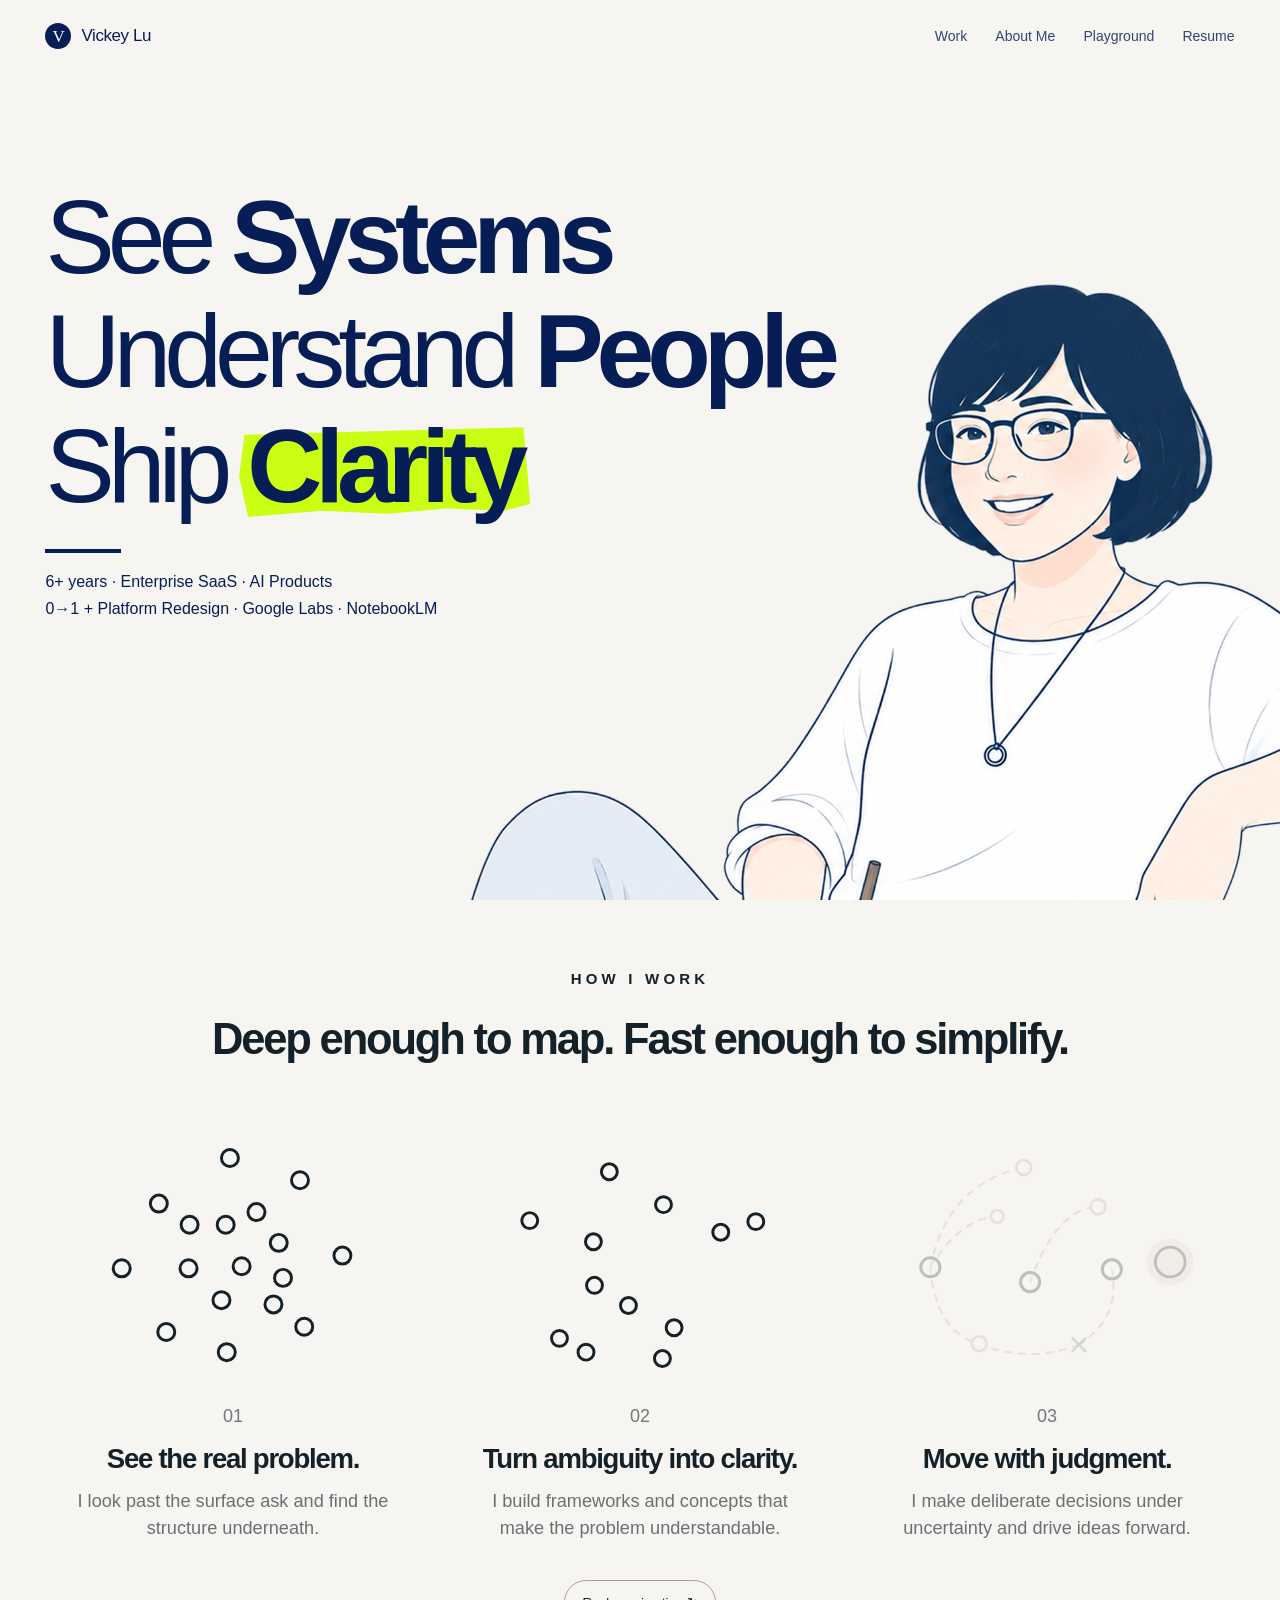
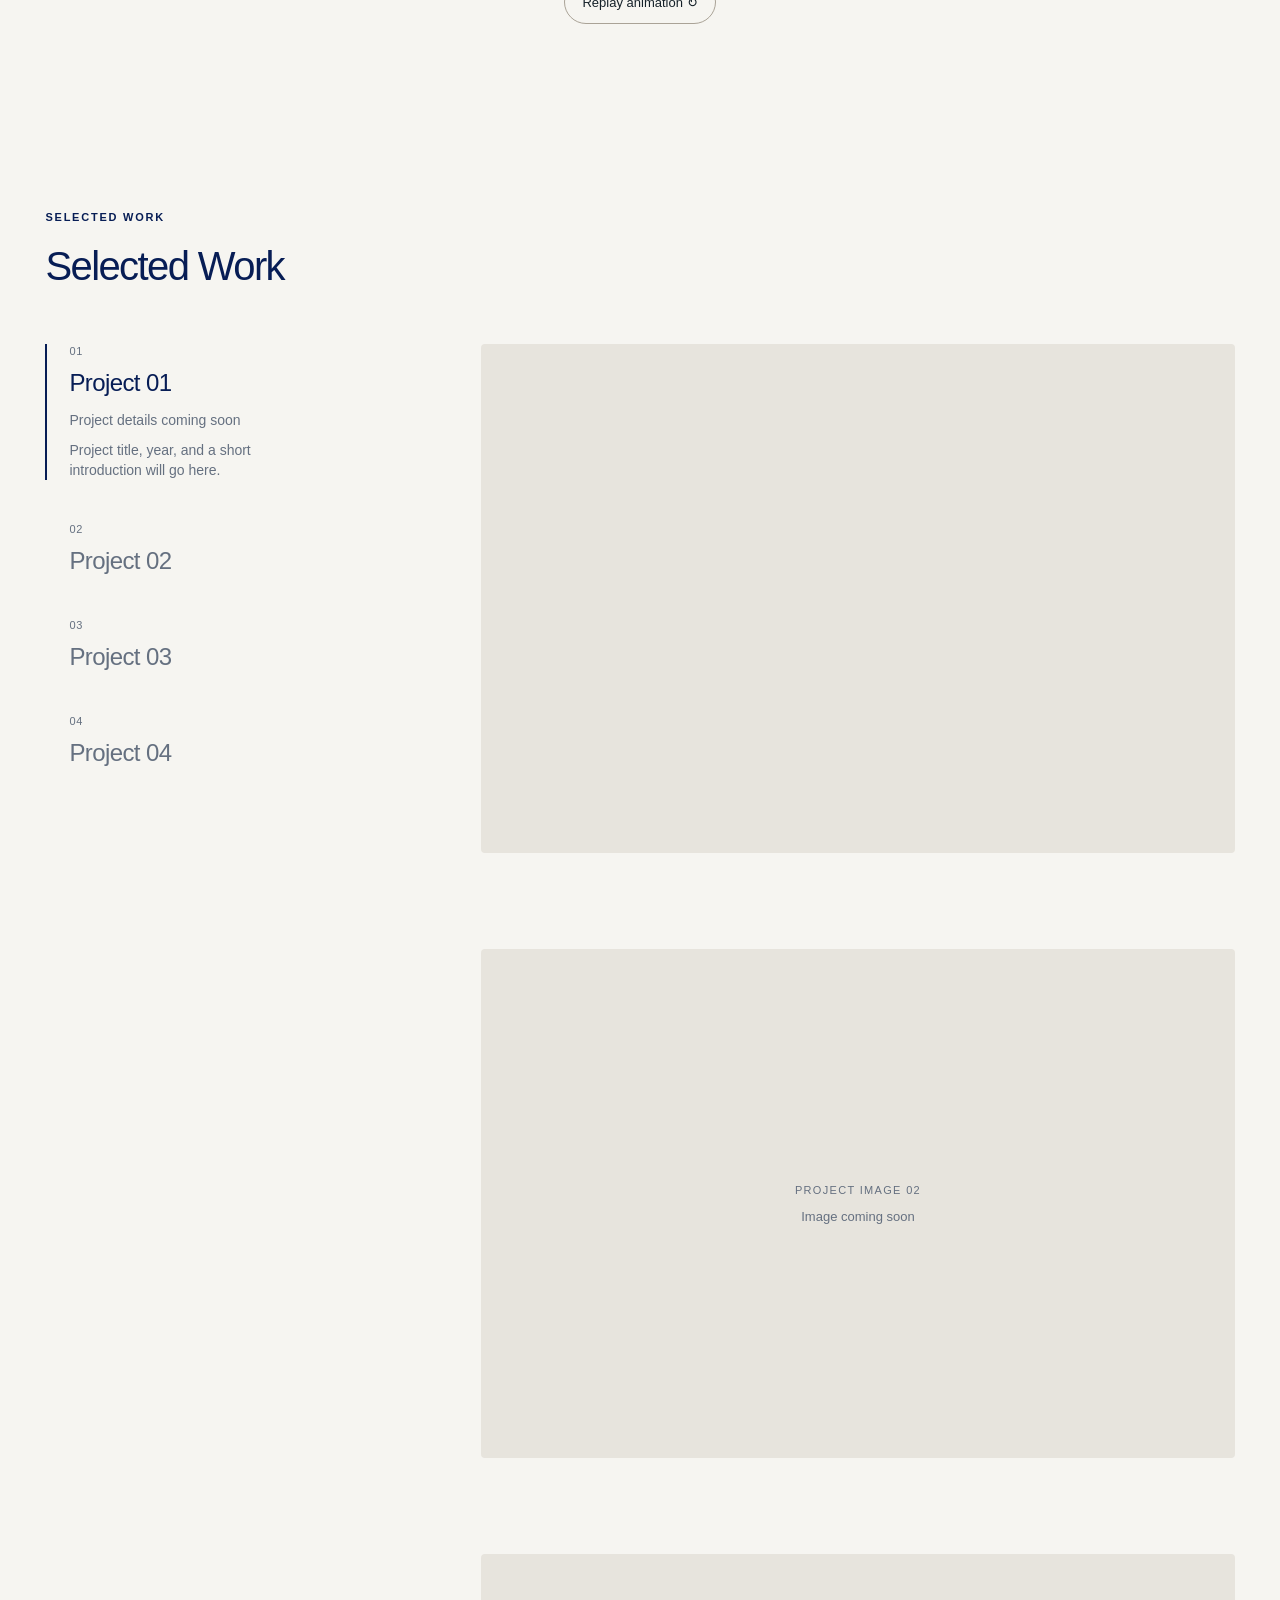
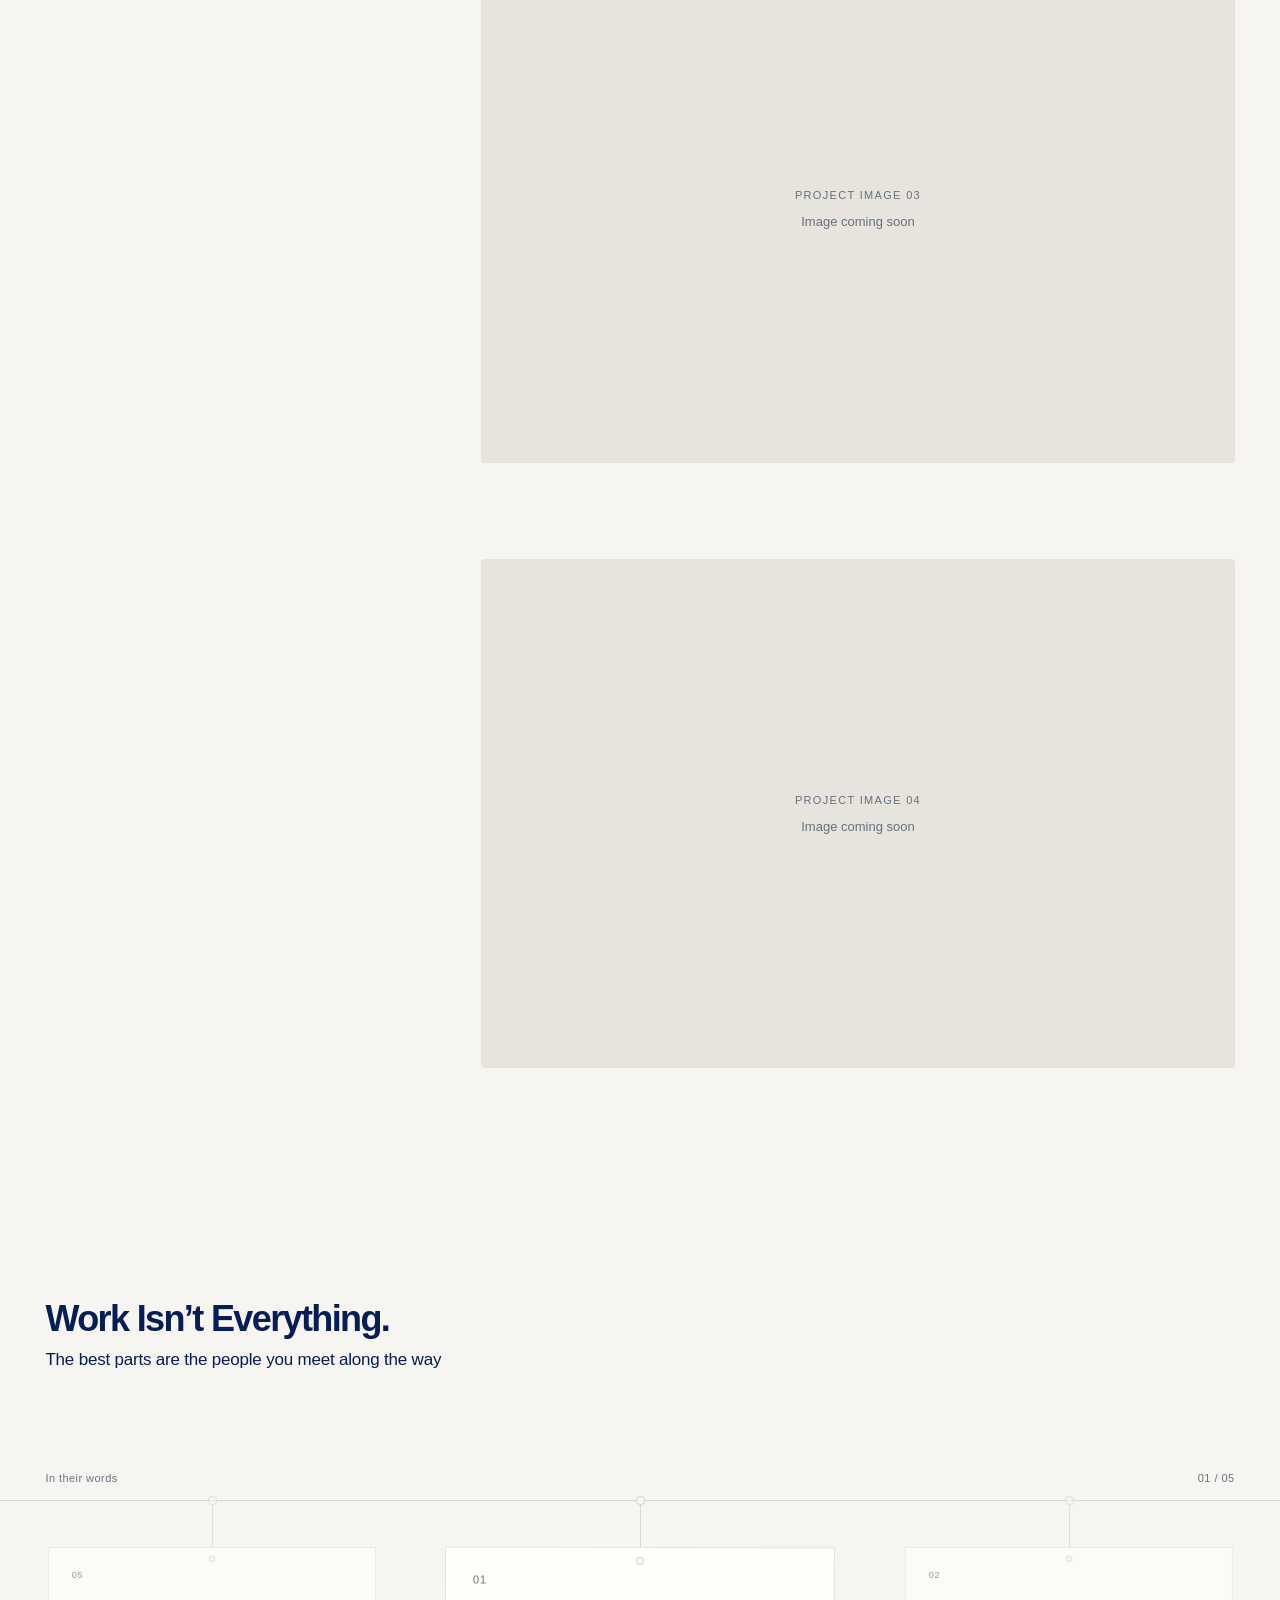
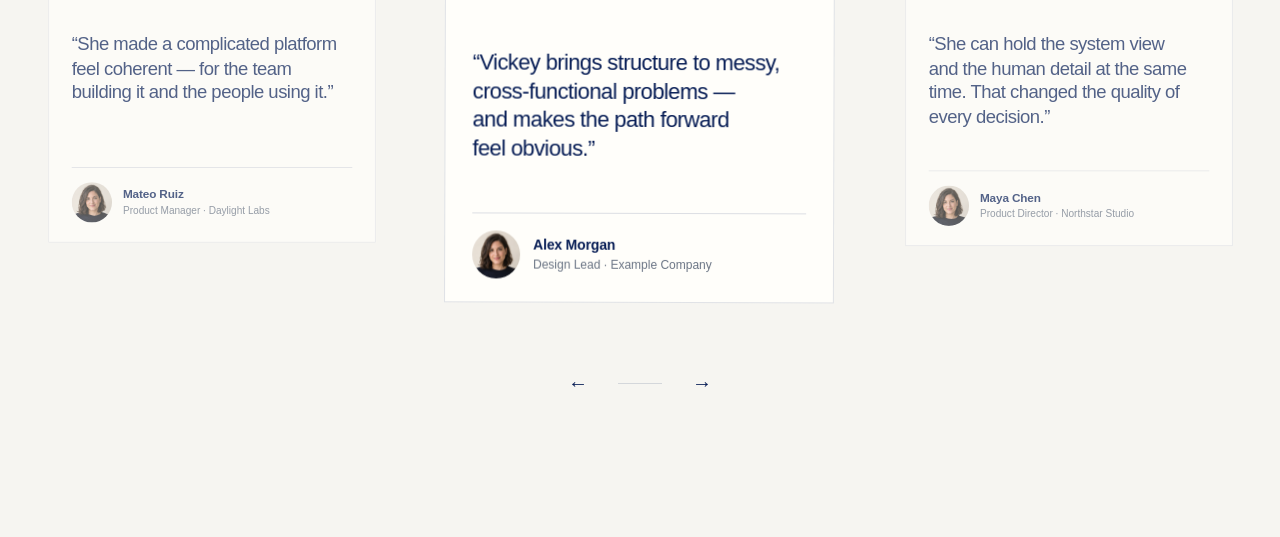
<file: 2026_Portfolio website/index.html>
<!doctype html>
<html lang="en">
<head>
  <meta charset="UTF-8">
  <meta name="viewport" content="width=device-width, initial-scale=1.0, viewport-fit=cover">
  <meta name="theme-color" content="#f6f5f1">
  <meta name="description" content="Vickey Lu — product designer for enterprise SaaS and AI products.">
  <title>Vickey Lu — Product Designer</title>
  <link rel="stylesheet" href="styles.css">
  <link rel="stylesheet" href="selected-work.css">
  <link rel="stylesheet" href="testimonial.css">
  <link rel="stylesheet" href="hero-bubble.css">
</head>
<body>
  <header class="site-header" data-nav>
    <div class="nav-shell">
      <a class="brand" href="#top" aria-label="Vickey Lu, back to top">
        <span class="brand-mark" aria-hidden="true">V</span>
        <span>Vickey Lu</span>
      </a>
      <nav aria-label="Primary navigation">
        <span>Work</span>
        <span>About Me</span>
        <span>Playground</span>
        <span>Resume</span>
      </nav>
    </div>
  </header>

  <main id="top">
    <section class="hero" aria-labelledby="hero-heading">
      <div class="hero-copy">
        <h1 id="hero-heading">
          <span>See <strong>Systems</strong></span>
          <span>Understand <strong>People</strong></span>
          <span>Ship <strong class="highlight">Clarity</strong></span>
        </h1>
        <div class="credentials">
          <span class="short-rule" aria-hidden="true"></span>
          <p>6+ years · Enterprise SaaS · AI Products<br>0→1 + Platform Redesign · Google Labs · NotebookLM</p>
        </div>
      </div>

      <div class="hero-cursor" id="hero-greeting" aria-hidden="true">
        <svg class="hero-cursor-arrow" viewBox="0 0 32 32" aria-hidden="true">
          <path d="M4.2 3.3 27.4 14c1.6.8 1.4 3.2-.4 3.6l-8.5 2-4.8 7.4c-1 1.6-3.4 1-3.7-.8L2.2 5.5c-.6-1.7.4-3 2-2.2Z"/>
        </svg>
        <span class="hero-cursor-label">
          <span>Hey, friends. Coffee ☕️?</span>
          <span>Let’s see what connects.</span>
        </span>
      </div>
      <img class="portrait" src="assets/vickey-portrait.png" alt="Illustration of Vickey holding an iced coffee">
    </section>

    <section class="how" id="how-i-work" aria-labelledby="how-heading">
      <p class="eyebrow">HOW I WORK</p>
      <h2 id="how-heading">Deep enough to map. Fast enough to simplify.</h2>

      <div class="steps">
        <article class="step">
          <svg class="step-art" viewBox="0 0 270 245" role="img" aria-label="Scattered points settle into position and link into a network">
            <title>See the real problem</title>
            <g data-network></g>
          </svg>
          <p class="number">01</p>
          <h3>See the real problem.</h3>
          <p class="description">I look past the surface ask and find the structure underneath.</p>
        </article>

        <article class="step">
          <svg class="step-art" viewBox="0 0 270 245" role="img" aria-label="Scattered points settle into three clear groups">
            <title>Turn ambiguity into clarity</title>
            <g data-blobs>
              <path class="blob" d="M26 57 C33 28 81 9 102 28 C119 46 122 91 100 107 C80 121 27 110 22 91 C17 77 20 66 26 57Z"/>
              <path class="blob" d="M155 62 C177 43 233 29 246 52 C260 78 236 115 216 118 C187 126 145 121 145 98 C145 82 146 71 155 62Z"/>
              <path class="blob" d="M66 163 C75 132 113 125 143 141 C168 153 178 190 162 214 C148 237 80 237 63 214 C52 200 59 177 66 163Z"/>
            </g>
            <g data-cluster-links></g>
            <g data-cluster-nodes></g>
          </svg>
          <p class="number">02</p>
          <h3>Turn ambiguity into clarity.</h3>
          <p class="description">I build frameworks and concepts that make the problem understandable.</p>
        </article>

        <article class="step">
          <svg class="step-art" viewBox="0 0 270 245" role="img" aria-label="One considered path is drawn through several possible routes">
            <title>Move with judgment</title>
            <g data-branches>
              <path class="branch" d="M25 135 Q41 56 113 41 M25 135 Q53 89 88 87 M119 149 Q144 79 183 78 M25 135 Q30 196 71 207 Q117 226 165 208 M196 137 Q205 182 165 208"/>
              <g class="branch-nodes"><circle cx="113" cy="41" r="7"/><circle cx="88" cy="87" r="6"/><circle cx="183" cy="78" r="7"/><circle cx="71" cy="207" r="7"/></g>
              <path d="M159 202 L171 214 M171 202 L159 214" class="line rejected"/>
            </g>
            <path data-route class="line route" d="M25 135 C58 135 79 156 119 149 S174 140 196 137 Q218 133 235 132"/>
            <path data-arrow class="line" d="M227 124 L237 132 L227 140"/>
            <g data-route-nodes><circle class="node" cx="25" cy="135" r="9"/><circle class="node" cx="119" cy="149" r="9"/><circle class="node" cx="196" cy="137" r="9"/></g>
            <g data-goal><circle cx="251" cy="130" r="22" class="blob"/><circle cx="251" cy="130" r="14" class="line"/></g>
            <g data-rays class="line"><path d="M251 96 L251 85"/><path d="M228 103 L220 95"/><path d="M219 127 L208 125"/><path d="M228 155 L220 164"/><path d="M251 166 L251 177"/><path d="M269 156 L276 164"/><path d="M280 131 L290 129"/><path d="M272 105 L279 95"/></g>
          </svg>
          <p class="number">03</p>
          <h3>Move with judgment.</h3>
          <p class="description">I make deliberate decisions under uncertainty and drive ideas forward.</p>
        </article>
      </div>

      <button class="replay" type="button" data-replay aria-label="Replay How I Work animation">Replay animation <span aria-hidden="true">↻</span></button>
    </section>
    <section class="selected-work" id="selected-work" aria-labelledby="selected-work-heading">
      <header class="work-heading">
        <p class="work-eyebrow">SELECTED WORK</p>
        <h2 id="selected-work-heading">Selected Work</h2>
      </header>

      <div class="work-layout">
        <nav class="work-index" aria-label="Selected projects" hidden></nav>
        <div class="work-projects">
          <article class="work-project" id="work-project-01" aria-label="Project 01">
            <header class="work-project-info">
              <p class="work-number">01</p>
              <h3 class="work-title">Project 01</h3>
              <div class="work-project-details">
                <p class="work-company">Project details coming soon</p>
                <p class="work-description">Project title, year, and a short introduction will go here.</p>
              </div>
            </header>
            <figure class="work-visual work-video" aria-label="Sense project video preview">
              <video data-project-video muted loop playsinline preload="metadata" aria-hidden="true">
                <source src="assets/sense.mp4" type="video/mp4">
              </video>
            </figure>
          </article>
          <article class="work-project" id="work-project-02" aria-label="Project 02">
            <header class="work-project-info">
              <p class="work-number">02</p>
              <h3 class="work-title">Project 02</h3>
              <div class="work-project-details">
                <p class="work-company">Project details coming soon</p>
                <p class="work-description">Project title, year, and a short introduction will go here.</p>
              </div>
            </header>
            <figure class="work-visual work-placeholder" role="img" aria-label="Project 02 image placeholder — artwork to be provided">
              <div><span>PROJECT IMAGE 02</span><p>Image coming soon</p></div>
            </figure>
          </article>
          <article class="work-project" id="work-project-03" aria-label="Project 03">
            <header class="work-project-info">
              <p class="work-number">03</p>
              <h3 class="work-title">Project 03</h3>
              <div class="work-project-details">
                <p class="work-company">Project details coming soon</p>
                <p class="work-description">Project title, year, and a short introduction will go here.</p>
              </div>
            </header>
            <figure class="work-visual work-placeholder" role="img" aria-label="Project 03 image placeholder — artwork to be provided">
              <div><span>PROJECT IMAGE 03</span><p>Image coming soon</p></div>
            </figure>
          </article>
          <article class="work-project" id="work-project-04" aria-label="Project 04">
            <header class="work-project-info">
              <p class="work-number">04</p>
              <h3 class="work-title">Project 04</h3>
              <div class="work-project-details">
                <p class="work-company">Project details coming soon</p>
                <p class="work-description">Project title, year, and a short introduction will go here.</p>
              </div>
            </header>
            <figure class="work-visual work-placeholder" role="img" aria-label="Project 04 image placeholder — artwork to be provided">
              <div><span>PROJECT IMAGE 04</span><p>Image coming soon</p></div>
            </figure>
          </article>
        </div>
      </div>
    </section>

    <section class="testimonials" id="testimonials" aria-labelledby="testimonials-heading">
      <header class="testimonial-heading">
        <h2 id="testimonials-heading">Work Isn’t Everything.</h2>
        <p>The best parts are the people you meet along the way</p>
      </header>

      <div class="testimonial-stage" data-testimonial-stage>
        <div class="testimonial-stage-meta">
          <p>In their words</p>
          <p class="testimonial-count" aria-live="polite">
            <span data-testimonial-current>01</span>
            <span aria-hidden="true"> / </span>
            <span data-testimonial-total>05</span>
          </p>
        </div>

        <div class="testimonial-rail">
          <div class="testimonial-viewport" data-testimonial-viewport>
            <div class="testimonial-track" data-testimonial-track>
              <article class="testimonial-hanger is-current" data-testimonial-card aria-current="true">
                <span class="testimonial-thread" aria-hidden="true"></span>
                <span class="testimonial-pin" aria-hidden="true"></span>

                <div class="testimonial-card" data-testimonial-swing>
                  <span class="testimonial-eyelet" aria-hidden="true"></span>
                  <div class="testimonial-card-meta">
                    <span>01</span>
                  </div>

                  <blockquote data-draft-copy>
                    “Vickey brings structure to messy, cross-functional problems — and makes the path forward feel obvious.”
                  </blockquote>

                  <footer class="testimonial-person">
                    <img src="assets/testimonial-avatar.png" alt="Fictional draft portrait" width="48" height="48">
                    <div>
                      <p class="testimonial-name" data-draft-name>Alex Morgan</p>
                      <p class="testimonial-role" data-draft-role>Design Lead · Example Company</p>
                    </div>
                  </footer>
                </div>
              </article>

              <article class="testimonial-hanger" data-testimonial-card aria-current="false">
                <span class="testimonial-thread" aria-hidden="true"></span>
                <span class="testimonial-pin" aria-hidden="true"></span>

                <div class="testimonial-card" data-testimonial-swing>
                  <span class="testimonial-eyelet" aria-hidden="true"></span>
                  <div class="testimonial-card-meta">
                    <span>02</span>
                  </div>

                  <blockquote data-draft-copy>
                    “She can hold the system view and the human detail at the same time. That changed the quality of every decision.”
                  </blockquote>

                  <footer class="testimonial-person">
                    <img src="assets/testimonial-avatar.png" alt="Fictional draft portrait" width="48" height="48">
                    <div>
                      <p class="testimonial-name" data-draft-name>Maya Chen</p>
                      <p class="testimonial-role" data-draft-role>Product Director · Northstar Studio</p>
                    </div>
                  </footer>
                </div>
              </article>

              <article class="testimonial-hanger" data-testimonial-card aria-current="false">
                <span class="testimonial-thread" aria-hidden="true"></span>
                <span class="testimonial-pin" aria-hidden="true"></span>

                <div class="testimonial-card" data-testimonial-swing>
                  <span class="testimonial-eyelet" aria-hidden="true"></span>
                  <div class="testimonial-card-meta">
                    <span>03</span>
                  </div>

                  <blockquote data-draft-copy>
                    “The work moved faster because the reasoning was visible. We spent less time debating and more time building.”
                  </blockquote>

                  <footer class="testimonial-person">
                    <img src="assets/testimonial-avatar.png" alt="Fictional draft portrait" width="48" height="48">
                    <div>
                      <p class="testimonial-name" data-draft-name>Jordan Lee</p>
                      <p class="testimonial-role" data-draft-role>Engineering Manager · Fieldnote</p>
                    </div>
                  </footer>
                </div>
              </article>

              <article class="testimonial-hanger" data-testimonial-card aria-current="false">
                <span class="testimonial-thread" aria-hidden="true"></span>
                <span class="testimonial-pin" aria-hidden="true"></span>

                <div class="testimonial-card" data-testimonial-swing>
                  <span class="testimonial-eyelet" aria-hidden="true"></span>
                  <div class="testimonial-card-meta">
                    <span>04</span>
                  </div>

                  <blockquote data-draft-copy>
                    “Vickey turns scattered signals into a shared direction without flattening the complexity that matters.”
                  </blockquote>

                  <footer class="testimonial-person">
                    <img src="assets/testimonial-avatar.png" alt="Fictional draft portrait" width="48" height="48">
                    <div>
                      <p class="testimonial-name" data-draft-name>Priya Shah</p>
                      <p class="testimonial-role" data-draft-role>Research Lead · Common Thread</p>
                    </div>
                  </footer>
                </div>
              </article>

              <article class="testimonial-hanger" data-testimonial-card aria-current="false">
                <span class="testimonial-thread" aria-hidden="true"></span>
                <span class="testimonial-pin" aria-hidden="true"></span>

                <div class="testimonial-card" data-testimonial-swing>
                  <span class="testimonial-eyelet" aria-hidden="true"></span>
                  <div class="testimonial-card-meta">
                    <span>05</span>
                  </div>

                  <blockquote data-draft-copy>
                    “She made a complicated platform feel coherent — for the team building it and the people using it.”
                  </blockquote>

                  <footer class="testimonial-person">
                    <img src="assets/testimonial-avatar.png" alt="Fictional draft portrait" width="48" height="48">
                    <div>
                      <p class="testimonial-name" data-draft-name>Mateo Ruiz</p>
                      <p class="testimonial-role" data-draft-role>Product Manager · Daylight Labs</p>
                    </div>
                  </footer>
                </div>
              </article>
            </div>
          </div>
        </div>

        <div class="testimonial-controls" data-testimonial-controls hidden>
          <button type="button" data-testimonial-prev aria-label="Previous testimonial">←</button>
          <span aria-hidden="true"></span>
          <button type="button" data-testimonial-next aria-label="Next testimonial">→</button>
        </div>
      </div>
    </section>
  </main>
  <script src="nav.js" defer></script>
  <script src="script.js"></script>
  <script src="selected-work.js" defer></script>
  <script src="testimonial.js" defer></script>
  <script src="hero-bubble.js" defer></script>
</body>
</html>
</file>
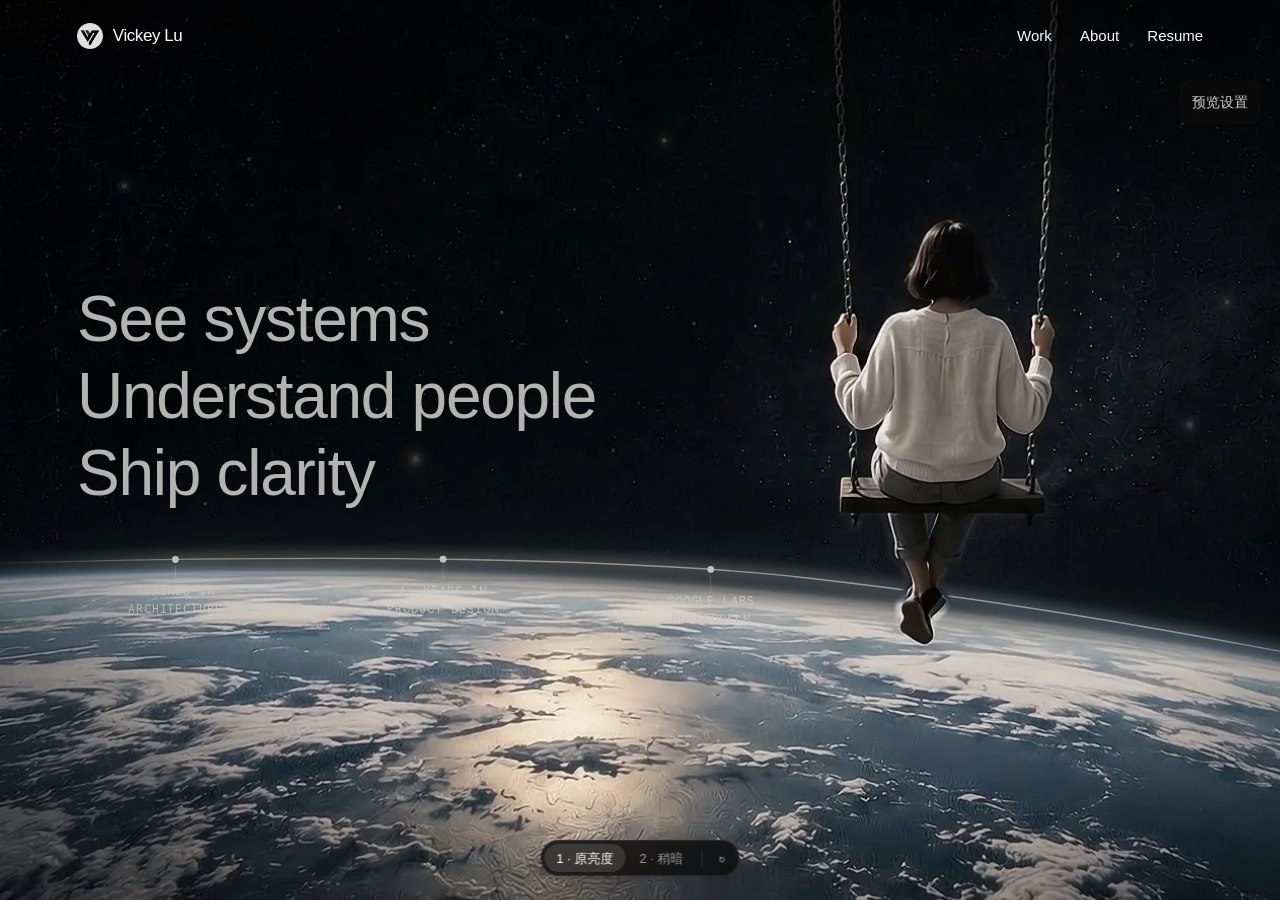
<file: proto/hero-light/index.html>
<!doctype html>
<html lang="zh-CN">
<head>
  <meta charset="utf-8">
  <meta name="viewport" content="width=device-width, initial-scale=1">
  <meta name="robots" content="noindex">
  <title>Hero 明暗对比 · Vickey Lu</title>
  <style>
    body { margin: 0; background: #05070b; }
    #stage, iframe { position: fixed; inset: 0; width: 100%; height: 100%; border: 0; }
    .proto-picker {
      position: fixed; bottom: 24px; left: 50%; transform: translateX(-50%); z-index: 2147483647;
      display: flex; align-items: center; gap: 2px; padding: 4px; border-radius: 999px;
      background: rgba(10,10,10,.82); -webkit-backdrop-filter: blur(12px) saturate(1.4); backdrop-filter: blur(12px) saturate(1.4);
      box-shadow: 0 0 0 1px rgba(255,255,255,.08) inset, 0 8px 24px rgba(0,0,0,.24), 0 2px 6px rgba(0,0,0,.12);
      font-family: -apple-system,BlinkMacSystemFont,"Segoe UI",sans-serif; font-size: 13px; line-height: 1;
      -webkit-font-smoothing: antialiased; user-select: none; -webkit-user-select: none; white-space: nowrap;
    }
    .proto-picker-highlight { position: absolute; top: 4px; left: 0; height: 28px; border-radius: 999px; background: rgba(255,255,255,.12); will-change: transform; }
    .proto-picker[data-ready] .proto-picker-highlight { transition: transform 250ms cubic-bezier(.23,1,.32,1), width 250ms cubic-bezier(.23,1,.32,1); }
    .proto-picker-item { position: relative; display: flex; align-items: center; height: 28px; padding: 0 12px; border: 0; border-radius: 999px; background: transparent; color: rgba(255,255,255,.55); font: inherit; cursor: pointer; transition: color 150ms ease-out; }
    .proto-picker-item:hover { color: rgba(255,255,255,.85); }
    .proto-picker-item:active { transform: scale(.97); }
    .proto-picker-item:focus-visible { outline: 2px solid rgba(255,255,255,.4); outline-offset: 2px; }
    .proto-picker-item[data-active] { color: #fff; }
    .proto-picker-divider { width: 1px; height: 16px; margin: 0 4px; background: rgba(255,255,255,.12); }
    .proto-picker-replay { padding: 0 10px; font-size: 14px; }
    .proto-picker[data-position="top"] { bottom: auto; top: 24px; }
    .controls { position: fixed; right: 20px; top: 80px; z-index: 5; padding: 8px 12px; border-radius: 8px; background: oklch(.15 0 0 / .92); color: oklch(.85 0 0); font: 14px/1.5 system-ui,sans-serif; }
    .controls summary { cursor: pointer; min-height: 28px; display: flex; align-items: center; }
    .controls label { display: grid; gap: 6px; margin-block: 12px; }
    .controls input { width: 180px; min-height: 32px; }
    .controls button { min-height: 44px; border: 1px solid oklch(.4 0 0); background: transparent; color: inherit; border-radius: 4px; padding-inline: 12px; cursor: pointer; }
    .controls button:focus-visible { outline: 2px solid white; outline-offset: 2px; }
    @media (prefers-reduced-motion: reduce) { .proto-picker[data-ready] .proto-picker-highlight, .proto-picker-item { transition: none; } }
  </style>
</head>
<body>
  <main id="stage"></main>
  <details class="controls">
    <summary>预览设置</summary>
    <label for="earth">地球亮度 <output id="earth-value">100%</output><input id="earth" type="range" min="55" max="100" value="100"></label>
    <button id="pause" type="button">暂停画面</button>
    <button id="copy" type="button">复制参数</button>
  </details>
  <nav class="proto-picker" aria-label="Prototype variants">
    <span class="proto-picker-highlight" aria-hidden="true"></span>
    <button class="proto-picker-item" data-active aria-current="true">1 · 原亮度</button>
    <button class="proto-picker-item">2 · 稍暗</button>
    <span class="proto-picker-divider" aria-hidden="true"></span>
    <button class="proto-picker-item proto-picker-replay" aria-label="Replay animation (R)">↻</button>
  </nav>
  <template id="preview-style">
    <style>
      .space-labels { filter: none; }
      .space-labels text { font-weight: 400; fill: oklch(.82 .007 250 / .9); letter-spacing: .08em; }
      .space-hud { font-size: 14px; font-weight: 400; color: oklch(.82 .007 250 / .9); text-shadow: none; letter-spacing: .08em; }
      .space-horizon { filter: opacity(.72); }
      .space-morph { filter: opacity(.72); }
      .space-labels line { stroke: oklch(.85 0 0 / .22); }
      .hero-grade { position: absolute; inset: 0; width: 100%; height: 100%; object-fit: cover; pointer-events: none; display: none; }
      .hero-grade[data-ready] { display: block; }
      .hero-grade[hidden] { display: none; }
    </style>
  </template>
  <script type="module">
    const response = await fetch('../../index.html');
    if (!response.ok) throw new Error('Could not load portfolio preview');
    const source = (await response.text()).replace(/<script src="hero-stars\.js[^>]*><\/script>/, '').replace('Google+Sans+Code:wght@500', 'Google+Sans+Code:wght@400;500');
    const stage = document.getElementById('stage');
    const picker = document.querySelector('.proto-picker');
    const highlight = picker.querySelector('.proto-picker-highlight');
    const items = [...picker.querySelectorAll('.proto-picker-item:not(.proto-picker-replay)')];
    const replay = picker.querySelector('.proto-picker-replay');
    const earth = document.getElementById('earth'), value = document.getElementById('earth-value');
    const pause = document.getElementById('pause');
    const variants = ['original.css', 'darker.css'];
    let current = 0;
    function moveHighlight() {
      const el = items[current];
      highlight.style.width = el.offsetWidth + 'px';
      highlight.style.transform = `translateX(${el.offsetLeft}px)`;
    }
    function keys(e) {
      if (/^(INPUT|TEXTAREA|SELECT)$/.test(e.target.tagName) || e.target.isContentEditable || e.metaKey || e.ctrlKey || e.altKey) return;
      const num = parseInt(e.key, 10);
      if (num >= 1 && num <= 2) setActive(num - 1);
      else if (e.key === 'ArrowRight') setActive((current + 1) % 2);
      else if (e.key === 'ArrowLeft') setActive((current + 1) % 2);
      else if (e.key.toLowerCase() === 'r') mount(current);
      else return;
      e.preventDefault();
    }
    function mount(i) {
      stage.replaceChildren();
      const frame = document.createElement('iframe');
      frame.title = i === 0 ? '原亮度作品集预览' : '稍暗作品集预览';
      const base = new URL('../../', location.href).href;
      const additions = document.getElementById('preview-style').innerHTML + `<link rel="stylesheet" href="proto/hero-light/${variants[i]}?v=1">`;
      frame.srcdoc = source.replace('<head>', `<head><base href="${base}">`).replace('</head>', additions + '</head>').replace('</body>', '<script src="proto/hero-light/grade.js?v=2" defer><\/script></body>');
      frame.addEventListener('load', () => {
        frame.contentDocument.addEventListener('keydown', keys);
        frame.contentDocument.addEventListener('click', event => {
          const link = event.target.closest('a[href^="#"]');
          if (!link) return;
          const target = frame.contentDocument.querySelector(link.getAttribute('href'));
          if (target) { event.preventDefault(); target.scrollIntoView(); }
        });
      });
      stage.appendChild(frame);
      earth.value = i === 0 ? 100 : 78;
      value.textContent = earth.value + '%';
      pause.textContent = '暂停画面';
      pause.setAttribute('aria-pressed', 'false');
    }
    function setActive(i) {
      if (i < 0 || i >= variants.length) return;
      current = i;
      items.forEach((el, j) => {
        el.toggleAttribute('data-active', j === i);
        if (j === i) el.setAttribute('aria-current', 'true'); else el.removeAttribute('aria-current');
      });
      moveHighlight();
      const url = new URL(location);
      url.searchParams.set('v', i + 1);
      history.replaceState(null, '', url);
      mount(i);
    }
    items.forEach((el, i) => el.addEventListener('click', () => setActive(i)));
    replay.addEventListener('click', () => mount(current));
    window.addEventListener('resize', moveHighlight);
    document.addEventListener('keydown', keys);
    earth.addEventListener('input', () => {
      value.textContent = earth.value + '%';
      stage.querySelector('iframe').contentWindow.heroPreview?.setEarth(Number(earth.value) / 100);
    });
    pause.addEventListener('click', () => {
      const api = stage.querySelector('iframe').contentWindow.heroPreview;
      const paused = pause.getAttribute('aria-pressed') !== 'true';
      if (paused) api?.pause(); else api?.play();
      pause.setAttribute('aria-pressed', String(paused));
      pause.textContent = paused ? '继续播放' : '暂停画面';
    });
    document.getElementById('copy').addEventListener('click', async event => {
      await navigator.clipboard.writeText(`Earth: ${earth.value}%; secondary text: 14px / 400; headline: unchanged; quiet stars: shared`);
      event.target.textContent = '已复制';
    });
    setActive(Math.max(0, Math.min(1, (parseInt(new URLSearchParams(location.search).get('v'), 10) || 1) - 1)));
    requestAnimationFrame(() => requestAnimationFrame(() => picker.setAttribute('data-ready', '')));
  </script>
</body>
</html>
</file>
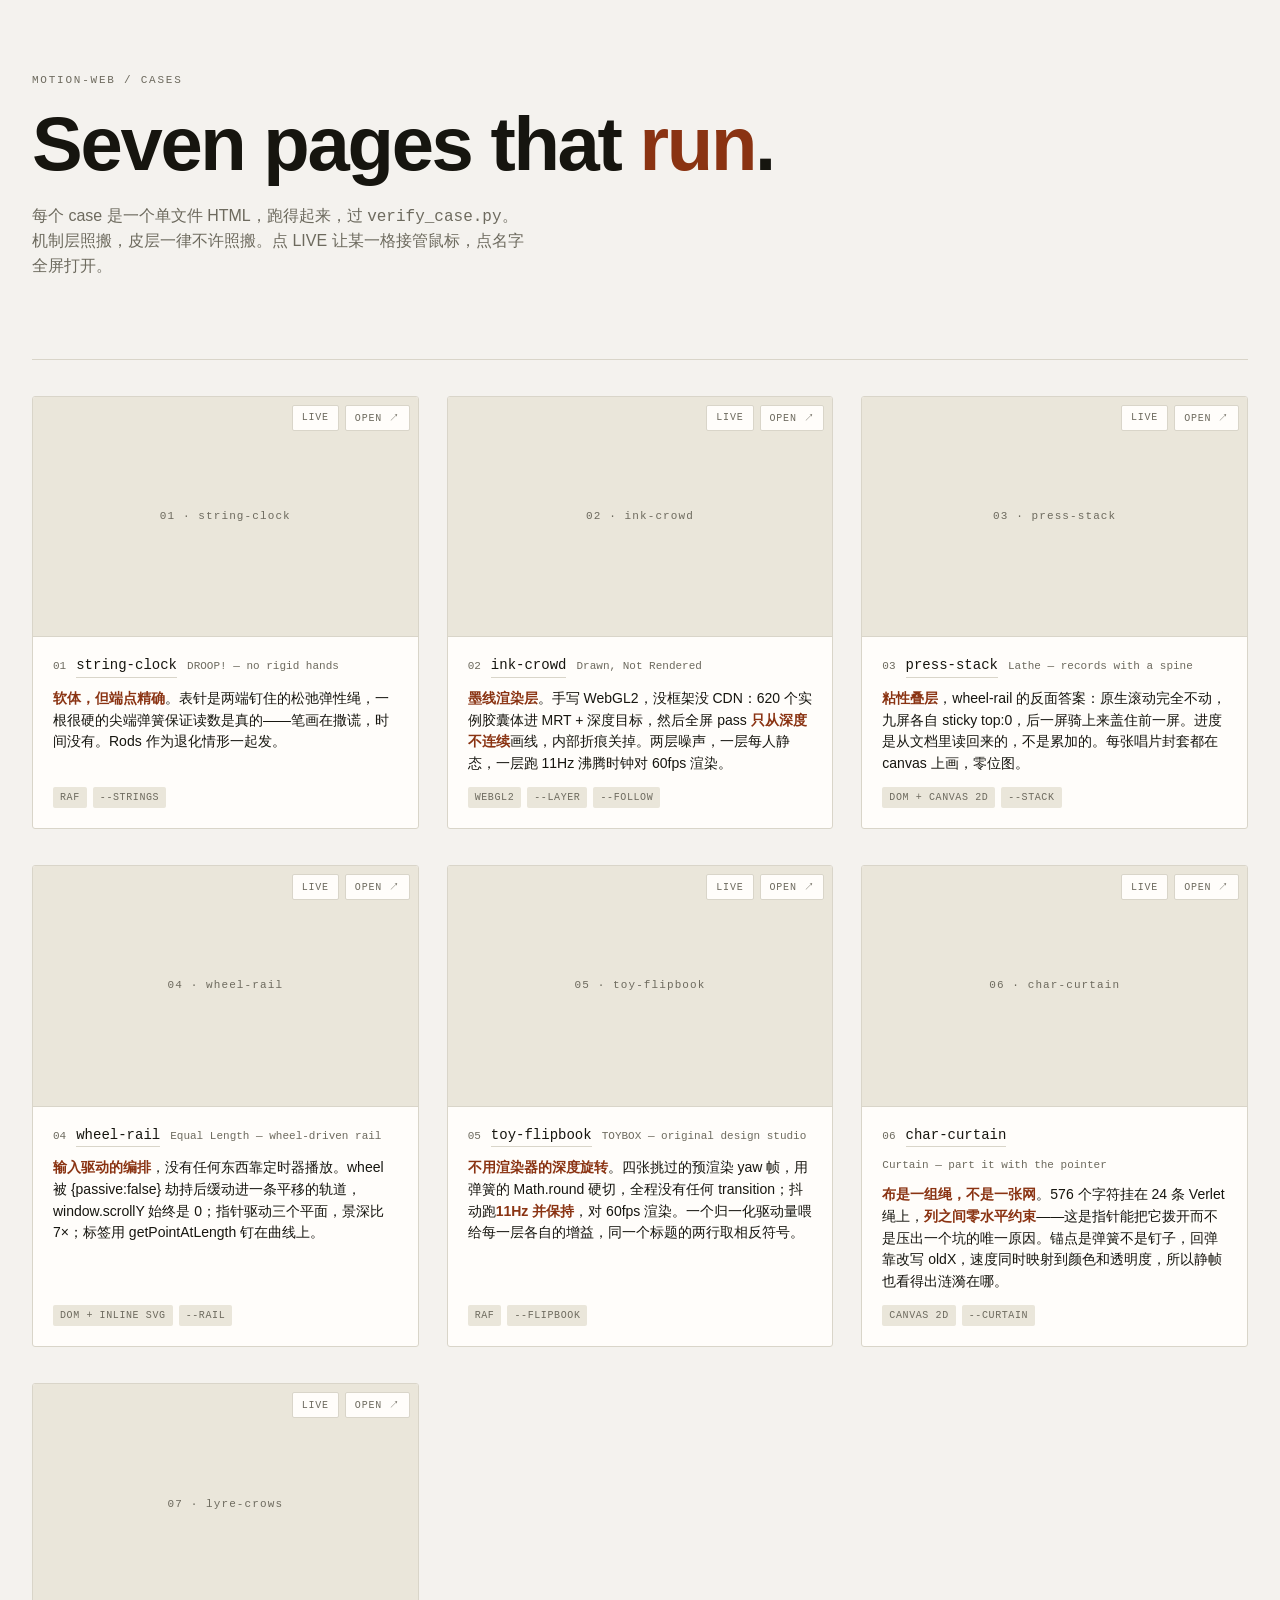
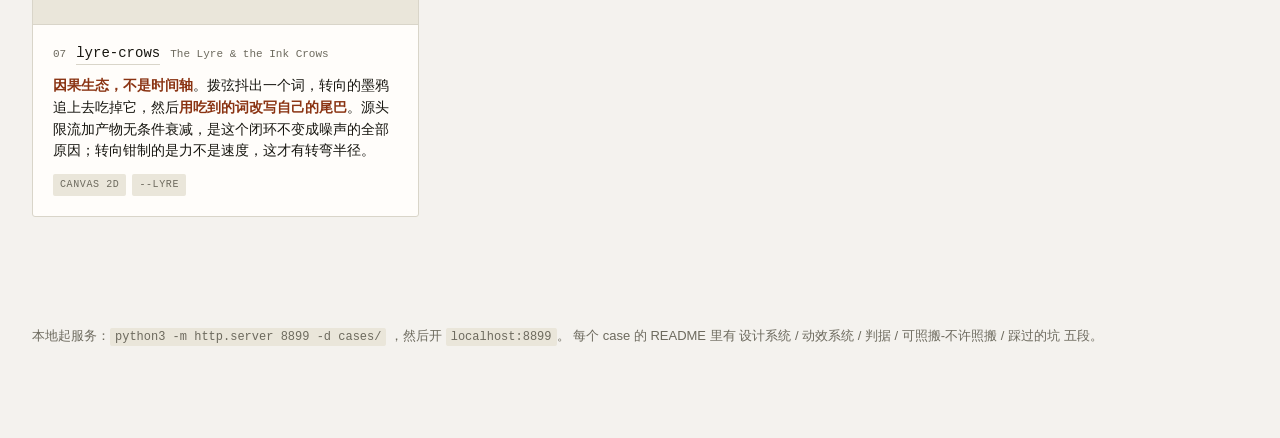
<file: .agents/skills/motion-web/cases/index.html>
<!doctype html>
<html lang="zh-CN">
<head>
<meta charset="utf-8">
<meta name="viewport" content="width=device-width,initial-scale=1">
<title>motion-web · cases</title>
<style>
:root{
  --ground:#f4f2ee; --panel:#fffdfa; --ink:#16150f; --dim:#6d6a5e;
  --line:#d9d5c9; --accent:#8a3312; --tag:#eae6da;
  --sans:ui-sans-serif,-apple-system,"Segoe UI",Roboto,"Helvetica Neue",sans-serif;
  --mono:ui-monospace,"SF Mono",Menlo,monospace;
}
@media (prefers-color-scheme:dark){
  :root{--ground:#12110e;--panel:#1a1915;--ink:#efece2;--dim:#918c7c;
        --line:#2e2c25;--accent:#e0763f;--tag:#26241d;}
}
*{box-sizing:border-box}
html{-webkit-text-size-adjust:100%}
body{margin:0;background:var(--ground);color:var(--ink);font-family:var(--sans);
     font-size:15px;line-height:1.55;overflow-x:hidden}

header{max-width:1280px;margin:0 auto;padding:72px 32px 40px}
.eyebrow{font-family:var(--mono);font-size:11px;letter-spacing:.16em;
         text-transform:uppercase;color:var(--dim);margin:0 0 18px}
h1{margin:0;font-size:clamp(40px,7vw,76px);line-height:.98;letter-spacing:-.03em;font-weight:600}
h1 em{font-style:normal;color:var(--accent)}
.lede{max-width:56ch;margin:22px 0 0;color:var(--dim);font-size:16px}
.rule{max-width:1280px;margin:0 auto;padding:0 32px}
.rule hr{border:0;border-top:1px solid var(--line);margin:40px 0 0}

.grid{max-width:1280px;margin:0 auto;padding:36px 32px 96px;
      display:grid;gap:36px 28px;grid-template-columns:repeat(auto-fill,minmax(340px,1fr))}

.card{background:var(--panel);border:1px solid var(--line);border-radius:3px;
      display:flex;flex-direction:column;overflow:hidden}
.shot{position:relative;aspect-ratio:16/10;overflow:hidden;background:var(--tag);
      border-bottom:1px solid var(--line)}
.shot iframe{position:absolute;top:0;left:0;width:1440px;height:900px;border:0;
             transform-origin:0 0;pointer-events:none}
.shot[data-live="1"] iframe{pointer-events:auto}
.placeholder{position:absolute;inset:0;display:grid;place-items:center;
             font-family:var(--mono);font-size:11px;color:var(--dim);letter-spacing:.1em}
.badge{position:absolute;right:8px;top:8px;z-index:3;display:flex;gap:6px}
.badge button{font-family:var(--mono);font-size:10px;letter-spacing:.08em;
   text-transform:uppercase;padding:5px 9px;border:1px solid var(--line);border-radius:2px;
   background:var(--panel);color:var(--dim);cursor:pointer}
.badge button:hover{color:var(--ink);border-color:var(--ink)}
.shot[data-live="1"] .badge .live{background:var(--accent);color:#fff;border-color:var(--accent)}

.body{padding:18px 20px 20px;display:flex;flex-direction:column;flex:1;gap:10px}
.name{display:flex;align-items:baseline;gap:10px;flex-wrap:wrap}
.name a{font-family:var(--mono);font-size:14px;color:var(--ink);text-decoration:none;
        border-bottom:1px solid var(--line)}
.name a:hover{border-color:var(--accent);color:var(--accent)}
.n{font-family:var(--mono);font-size:11px;color:var(--dim)}
.teach{margin:0;font-size:14px;color:var(--ink);flex:1}
.teach b{font-weight:600;color:var(--accent)}
.meta{display:flex;gap:6px;flex-wrap:wrap;margin-top:2px}
.meta span{font-family:var(--mono);font-size:10px;letter-spacing:.06em;text-transform:uppercase;
           background:var(--tag);color:var(--dim);padding:3px 7px;border-radius:2px}
footer{max-width:1280px;margin:0 auto;padding:0 32px 80px;color:var(--dim);font-size:13px}
footer code{font-family:var(--mono);font-size:12px;background:var(--tag);padding:2px 5px;border-radius:2px}
</style>
</head>
<body>

<header>
  <p class="eyebrow">motion-web / cases</p>
  <h1>Seven pages that <em>run</em>.</h1>
  <p class="lede">每个 case 是一个单文件 HTML，跑得起来，过 <code>verify_case.py</code>。
  机制层照搬，皮层一律不许照搬。点 LIVE 让某一格接管鼠标，点名字全屏打开。</p>
</header>
<div class="rule"><hr></div>

<main class="grid" id="grid"></main>

<footer>
  <p>本地起服务：<code>python3 -m http.server 8899 -d cases/</code> ，然后开 <code>localhost:8899</code>。
  每个 case 的 README 里有 设计系统 / 动效系统 / 判据 / 可照搬-不许照搬 / 踩过的坑 五段。</p>
</footer>

<script>
const CASES = [
  { dir:"string-clock", title:"DROOP! — no rigid hands",
    teach:"<b>软体，但端点精确</b>。表针是两端钉住的松弛弹性绳，一根很硬的尖端弹簧保证读数是真的——笔画在撒谎，时间没有。Rods 作为退化情形一起发。",
    meta:["rAF","--strings"] },
  { dir:"ink-crowd", title:"Drawn, Not Rendered",
    teach:"<b>墨线渲染层</b>。手写 WebGL2，没框架没 CDN：620 个实例胶囊体进 MRT + 深度目标，然后全屏 pass <b>只从深度不连续</b>画线，内部折痕关掉。两层噪声，一层每人静态，一层跑 11Hz 沸腾时钟对 60fps 渲染。",
    meta:["WebGL2","--layer","--follow"] },
  { dir:"press-stack", title:"Lathe — records with a spine",
    teach:"<b>粘性叠层</b>，wheel-rail 的反面答案：原生滚动完全不动，九屏各自 sticky top:0，后一屏骑上来盖住前一屏。进度是从文档里读回来的，不是累加的。每张唱片封套都在 canvas 上画，零位图。",
    meta:["DOM + Canvas 2D","--stack"] },
  { dir:"wheel-rail", title:"Equal Length — wheel-driven rail",
    teach:"<b>输入驱动的编排</b>，没有任何东西靠定时器播放。wheel 被 {passive:false} 劫持后缓动进一条平移的轨道，window.scrollY 始终是 0；指针驱动三个平面，景深比 7×；标签用 getPointAtLength 钉在曲线上。",
    meta:["DOM + inline SVG","--rail"] },
  { dir:"toy-flipbook", title:"TOYBOX — original design studio",
    teach:"<b>不用渲染器的深度旋转</b>。四张挑过的预渲染 yaw 帧，用弹簧的 Math.round 硬切，全程没有任何 transition；抖动跑<b>11Hz 并保持</b>，对 60fps 渲染。一个归一化驱动量喂给每一层各自的增益，同一个标题的两行取相反符号。",
    meta:["rAF","--flipbook"] },
  { dir:"char-curtain", title:"Curtain — part it with the pointer",
    teach:"<b>布是一组绳，不是一张网</b>。576 个字符挂在 24 条 Verlet 绳上，<b>列之间零水平约束</b>——这是指针能把它拨开而不是压出一个坑的唯一原因。锚点是弹簧不是钉子，回弹靠改写 oldX，速度同时映射到颜色和透明度，所以静帧也看得出涟漪在哪。",
    meta:["Canvas 2D","--curtain"] },
  { dir:"lyre-crows", title:"The Lyre & the Ink Crows",
    teach:"<b>因果生态，不是时间轴</b>。拨弦抖出一个词，转向的墨鸦追上去吃掉它，然后<b>用吃到的词改写自己的尾巴</b>。源头限流加产物无条件衰减，是这个闭环不变成噪声的全部原因；转向钳制的是力不是速度，这才有转弯半径。",
    meta:["Canvas 2D","--lyre"] },
];

const grid = document.getElementById("grid");
CASES.forEach((c, i) => {
  const el = document.createElement("article");
  el.className = "card";
  el.innerHTML = `
    <div class="shot" data-dir="${c.dir}">
      <div class="placeholder">${String(i+1).padStart(2,"0")} · ${c.dir}</div>
      <div class="badge">
        <button class="live" type="button">live</button>
        <button class="open" type="button">open ↗</button>
      </div>
    </div>
    <div class="body">
      <div class="name">
        <span class="n">${String(i+1).padStart(2,"0")}</span>
        <a href="${c.dir}/index.html" target="_blank" rel="noopener">${c.dir}</a>
        <span class="n">${c.title}</span>
      </div>
      <p class="teach">${c.teach}</p>
      <div class="meta">${c.meta.map(m=>`<span>${m}</span>`).join("")}</div>
    </div>`;
  grid.appendChild(el);
});

// scale a 1440x900 viewport into whatever the card is
function fit(shot){
  const f = shot.querySelector("iframe");
  if (!f) return;
  f.style.transform = `scale(${shot.clientWidth / 1440})`;
}

// only the visible cards hold a live document; the rest are unloaded
const io = new IntersectionObserver(entries => {
  for (const e of entries){
    const shot = e.target;
    if (e.isIntersecting){
      if (!shot.querySelector("iframe")){
        const f = document.createElement("iframe");
        f.src = shot.dataset.dir + "/index.html";
        f.loading = "lazy";
        f.setAttribute("scrolling","no");
        f.title = shot.dataset.dir;
        shot.appendChild(f);
        requestAnimationFrame(()=>fit(shot));
      }
    } else if (shot.dataset.live !== "1"){
      const f = shot.querySelector("iframe");
      if (f) f.remove();
    }
  }
}, { rootMargin: "300px 0px" });

document.querySelectorAll(".shot").forEach(s => io.observe(s));

// one card at a time may take the mouse, so the page still scrolls
grid.addEventListener("click", ev => {
  const shot = ev.target.closest(".shot");
  if (!shot) return;
  if (ev.target.classList.contains("open")){
    window.open(shot.dataset.dir + "/index.html", "_blank", "noopener");
    return;
  }
  if (ev.target.classList.contains("live")){
    const on = shot.dataset.live === "1";
    document.querySelectorAll('.shot[data-live="1"]').forEach(s => s.dataset.live = "0");
    shot.dataset.live = on ? "0" : "1";
  }
});

addEventListener("resize", () => document.querySelectorAll(".shot").forEach(fit));
</script>
</body>
</html>
</file>
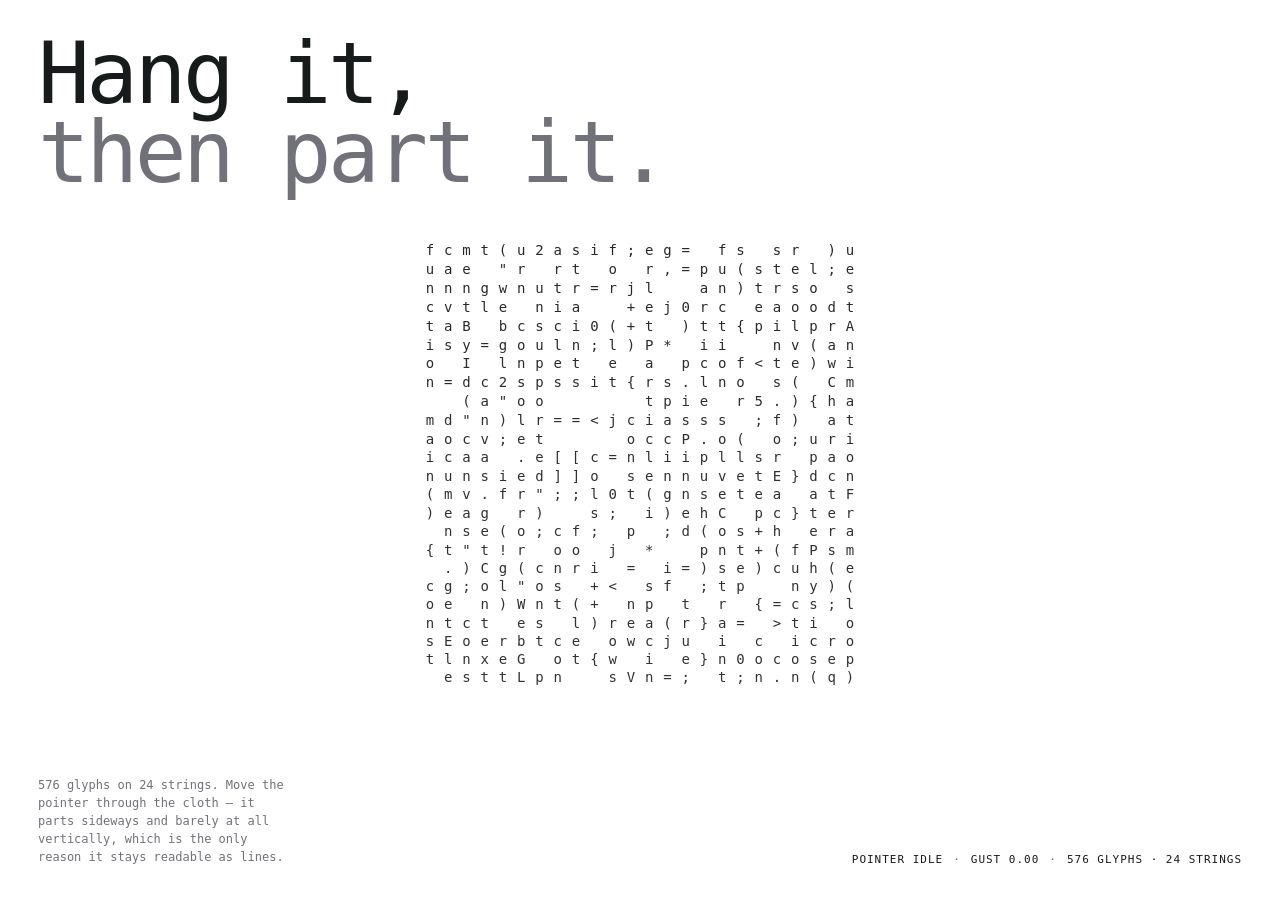
<file: .agents/skills/motion-web/cases/char-curtain/index.html>
<!doctype html>
<html lang="en">
<head>
<meta charset="utf-8">
<meta name="viewport" content="width=device-width,initial-scale=1">
<title>Curtain — a grid of characters you can part</title>
<meta name="description" content="576 characters hung as 24 independent Verlet strings. The pointer parts them sideways, and each glyph's colour is its own speed.">
<meta property="og:title" content="Curtain">
<meta property="og:description" content="A character grid as 24 hanging Verlet strings, parted by the pointer.">
<meta property="og:type" content="website">
<link rel="icon" href="data:image/svg+xml,<svg xmlns='http://www.w3.org/2000/svg' viewBox='0 0 32 32'><rect width='32' height='32' fill='%23fff'/><g stroke='%23181b1b' stroke-width='1.4' fill='none'><path d='M8 4v24'/><path d='M14 4c0 8-2 16 0 24'/><path d='M20 4c0 8 2 16 0 24'/><path d='M26 4v24'/></g></svg>">

<style>
/* ══════════════════════════════════════════════════════════════════════
   MECHANISM / SKIN BANNER  ·  cases/AUTHORING.md Phase 3
   ──────────────────────────────────────────────────────────────────────
   MECHANISM (lift verbatim):  the entire <script>. The Verlet integrator,
     the constraint solver, the anisotropic pointer force and the
     speed-to-colour mapping are the case.
   SKIN (do not lift — lift the REASONING, see README §可以照搬/不许照搬):
     the white ground, the charcoal ink, the monospace face, the source
     text hung on the strings, and the title layer.
   ══════════════════════════════════════════════════════════════════════ */

:root{
  --paper:#ffffff;
  --ink:#181b1b;
  --ink-fast:#71717a;        /* what a glyph fades toward at full speed */
  --mono:ui-monospace,"SF Mono",Menlo,Consolas,monospace;
}

*{box-sizing:border-box;margin:0;padding:0}

html,body{width:100%;height:100%;background:var(--paper)}
body{
  color:var(--ink);
  font-family:var(--mono);
  font-size:13px;
  overflow:hidden;
  -webkit-font-smoothing:antialiased;
}

.stage{position:fixed;inset:0}
#curtain{display:block;width:100%;height:100%}

/* The title layer sits over the curtain and takes no pointer events, so the
   cloth is reachable everywhere including under the type. */
.plate{
  position:fixed;
  inset:0;
  z-index:2;
  pointer-events:none;
  padding:34px 38px;
  display:flex;
  flex-direction:column;
  justify-content:space-between;
}

h1{
  font-family:var(--mono);
  font-size:clamp(44px,7vw,86px);
  font-weight:500;
  letter-spacing:-.04em;
  line-height:.92;
  max-width:14ch;
}
h1 span{color:var(--ink-fast)}

.foot{
  display:flex;
  justify-content:space-between;
  align-items:flex-end;
  gap:24px;
  font-size:11px;
  letter-spacing:.09em;
  text-transform:uppercase;
  color:var(--ink-fast);
}
.foot p{max-width:34ch;text-transform:none;letter-spacing:0;font-size:12px;line-height:1.5}
.readout{display:flex;gap:10px;flex-wrap:wrap;font-variant-numeric:tabular-nums}
.readout b{font-weight:500;color:var(--ink)}

@media (max-width:640px){
  .plate{padding:22px 20px}
  h1{font-size:clamp(34px,11vw,52px)}
  .foot{flex-direction:column;align-items:flex-start;gap:10px}
}

/* @mechanism — the cloth only ever moves because the pointer moved, so
   there is nothing on a clock to switch off. The reduced-motion contract
   here is that the page is ALREADY still when nobody touches it. */
</style>
</head>
<body>

<div class="stage"><canvas id="curtain"></canvas></div>

<div class="plate">
  <h1>Hang it,<br><span>then part it.</span></h1>
  <div class="foot">
    <p>576 glyphs on 24 strings. Move the pointer through the cloth — it parts
       sideways and barely at all vertically, which is the only reason it stays
       readable as lines.</p>
    <span class="readout">
      <b id="rPointer">pointer idle</b> ·
      <b id="rGust">gust 0.00</b> ·
      <b>576 glyphs · 24 strings</b>
    </span>
  </div>
</div>

<script>
'use strict';
/* ══════════════════════════════════════════════════════════════════════
   MECHANISM — lift verbatim.

   A hanging cloth is 24 INDEPENDENT vertical strings, not a mesh. There
   are no horizontal constraints at all: neighbouring columns are free to
   separate, which is exactly what lets the pointer open a gap. Add the
   horizontal links and you get a sheet that dents instead of parting.

   The load-bearing detail is the ANISOTROPIC pointer force in step C: the
   x component is applied in full and the y component at 0.35. Push a
   character grid equally in both axes and the rows crush together into
   blobs — the thing stops reading as text. The asymmetry is the whole
   difference between "cloth" and "soup".
   ══════════════════════════════════════════════════════════════════════ */

const SOURCE = `
function main() {
  const canvas = document.getElementById("canvas");
  const gl = canvas.getContext("webgl2");
  if (!gl) return console.error("WebGL2 unsupported");

  const particles = [];
  const constraints = [];

  for (let i = 0; i < cols; i++) {
    for (let j = 0; j < rows; j++) {
      const p = new VerletParticle(i * spacing, j * spacing);
      if (j === 0) p.isPinned = true;
      particles.push(p);
    }
  }

  function solveConstraints() {
    for (let step = 0; step < 5; step++) {
      constraints.forEach(c => c.resolve());
    }
  }

  function loop() {
    updatePhysics();
    drawCharacters();
    requestAnimationFrame(loop);
  }

  loop();
}
`;
const CHARS = SOURCE.replace(/\s+/g, ' ').trim().split('');

const COLS = 24;
const ROWS = 24;
const ROW_SPACING = 18;
const CARD_W = 420;          // the cloth's own width, independent of viewport

const GRAVITY = 0.28;        // light: long slow ripples rather than a fall
const DRAG = 0.025;          // low: the ripple has to survive several seconds
const SOLVER_PASSES = 5;
const HOME_PULL = 0.35;      // how hard a top anchor returns to its peg
const MOUSE_RADIUS = 75;
const MOUSE_FORCE = 4.8;
const MOUSE_Y_BIAS = 0.35;   // ← the anisotropy. 1.0 turns the text to soup.
const BOUNCE = 0.6;
const SPEED_FOR_FULL_FADE = 8.0;
const GUST_PER_NOTCH = 0.055;   // wheel delta -> sideways impulse
const GUST_DECAY = 0.94;        // per frame

class Node {
  constructor(x, y, char, isAnchor){
    this.x = x; this.y = y;
    this.oldX = x; this.oldY = y;
    this.initX = x; this.initY = y;
    this.char = char;
    this.isAnchor = isAnchor;
    this.radius = 8;
  }
  // Verlet: position IS the state; velocity is implied by the last position.
  // Nothing here integrates a velocity, so a constraint can move a node and
  // the motion stays consistent on the next frame for free.
  update(gravity, drag){
    const vx = (this.x - this.oldX) * (1 - drag);
    const vy = (this.y - this.oldY) * (1 - drag);
    this.oldX = this.x;
    this.oldY = this.y;
    this.x += vx;
    this.y += vy + (this.isAnchor ? 0 : gravity);
  }
}

class Link {
  constructor(a, b, len){ this.a = a; this.b = b; this.len = len; }
  resolve(){
    const dx = this.b.x - this.a.x;
    const dy = this.b.y - this.a.y;
    const dist = Math.sqrt(dx*dx + dy*dy);
    if (dist === 0) return;
    const pct = ((this.len - dist) / dist) * 0.5;
    const ox = dx * pct, oy = dy * pct;
    this.a.x -= ox; this.a.y -= oy;
    this.b.x += ox; this.b.y += oy;
  }
}

const canvas = document.getElementById('curtain');
const ctx = canvas.getContext('2d');

const nodes = [];
const links = [];
const at = (c, r) => nodes[c * ROWS + r];

(function build(){
  let i = 0;
  const w = window.innerWidth, h = window.innerHeight;
  const colSpacing = CARD_W / (COLS - 1);
  const x0 = (w - CARD_W) / 2;
  const y0 = (h - ROWS * ROW_SPACING) / 2;
  for (let c = 0; c < COLS; c++){
    for (let r = 0; r < ROWS; r++){
      nodes.push(new Node(x0 + c*colSpacing, y0 + r*ROW_SPACING,
                          CHARS[i++ % CHARS.length], r === 0));
    }
  }
  // Vertical links only — see the banner. No horizontal links anywhere.
  for (let c = 0; c < COLS; c++){
    for (let r = 1; r < ROWS; r++){
      links.push(new Link(at(c, r-1), at(c, r), ROW_SPACING));
    }
  }
})();

function resize(){
  const rect = canvas.getBoundingClientRect();
  if (!rect.width || !rect.height) return;
  const dpr = Math.min(window.devicePixelRatio, 2);
  // Assigning width resets the context, so the scale below is not cumulative.
  canvas.width = rect.width * dpr;
  canvas.height = rect.height * dpr;
  ctx.scale(dpr, dpr);
  // Re-peg the anchors to the new centre. Only the pegs move; the cloth
  // below them swings to the new position on its own, which is the point.
  const x0 = (rect.width - CARD_W) / 2;
  const y0 = (rect.height - ROWS * ROW_SPACING) / 2;
  for (let c = 0; c < COLS; c++){
    const head = at(c, 0);
    const nx = x0 + c * (CARD_W / (COLS - 1));
    head.x = nx; head.oldX = nx; head.initX = nx; head.initY = y0;
  }
}
resize();
new ResizeObserver(resize).observe(canvas);

let mouseX = 0, mouseY = 0, mouseActive = false, visible = true;
let gust = 0;
addEventListener('mousemove', (e) => { mouseX = e.clientX; mouseY = e.clientY; mouseActive = true; });
document.addEventListener('mouseleave', () => { mouseActive = false; });
document.addEventListener('visibilitychange', () => { visible = document.visibilityState === 'visible'; });

// A gust: one sideways impulse applied to the whole cloth. The strings are
// independent, so the wave arrives at every column at once and then falls
// apart at its own rate — which is the cheapest way to show that this is 24
// strings and not one sheet.
addEventListener('wheel', (e) => {
  gust += Math.max(-6, Math.min(6, e.deltaY * GUST_PER_NOTCH));
}, { passive: true });

const rPointer = document.getElementById('rPointer');
const rGust = document.getElementById('rGust');
let readoutTick = 0;

function frame(){
  if (!visible){ requestAnimationFrame(frame); return; }
  const rect = canvas.getBoundingClientRect();
  const w = rect.width, h = rect.height;

  ctx.fillStyle = '#ffffff';
  ctx.fillRect(0, 0, w, h);

  // A · integrate
  for (const n of nodes) n.update(GRAVITY, DRAG);

  // A2 · the gust, decaying. Anchors take a quarter of it so the whole
  //      curtain leans before the body of it catches up.
  if (Math.abs(gust) > 0.001){
    for (const n of nodes) n.x += gust * (n.isAnchor ? 0.25 : 1);
    gust *= GUST_DECAY;
    if (Math.abs(gust) < 0.001) gust = 0;
  }

  // B · the top row is sprung to its peg rather than nailed to it, so a
  //     hard shove visibly tugs the whole curtain off its rail and back.
  for (const n of nodes){
    if (!n.isAnchor) continue;
    n.x += (n.initX - n.x) * HOME_PULL;
    n.y += (n.initY - n.y) * HOME_PULL;
  }

  // C · anisotropic pointer force — full in x, 0.35 in y
  if (mouseActive){
    for (const n of nodes){
      const dx = n.x - mouseX, dy = n.y - mouseY;
      const dist = Math.sqrt(dx*dx + dy*dy);
      if (dist >= MOUSE_RADIUS || dist === 0) continue;
      const pct = 1 - dist / MOUSE_RADIUS;
      const force = pct * pct * MOUSE_FORCE;
      const grip = n.isAnchor ? 0.75 : 1.0;
      n.x += (dx / dist) * force * grip;
      n.y += (dy / dist) * force * MOUSE_Y_BIAS * grip;
    }
  }

  // D · solve. Five passes is stiffness; one pass is a rubber band.
  for (let s = 0; s < SOLVER_PASSES; s++){
    for (const l of links) l.resolve();
  }

  // E · elastic screen bounds. Reflecting oldX (not x) is what turns the
  //     clamp into a bounce: it rewrites the implied velocity.
  for (const n of nodes){
    if (n.isAnchor) continue;
    if (n.x < n.radius){ n.x = n.radius; n.oldX = n.x + Math.abs(n.oldX - n.x) * BOUNCE; }
    else if (n.x > w - n.radius){ n.x = w - n.radius; n.oldX = n.x - Math.abs(n.oldX - n.x) * BOUNCE; }
    if (n.y < n.radius){ n.y = n.radius; n.oldY = n.y + Math.abs(n.oldY - n.y) * BOUNCE; }
    else if (n.y > h - n.radius){ n.y = h - n.radius; n.oldY = n.y - Math.abs(n.oldY - n.y) * BOUNCE; }
  }

  // F · draw. Colour and alpha are BOTH functions of the node's own speed,
  //     so the fast part of a ripple greys out and the still part stays
  //     black. That gradient is the only motion cue in a still frame.
  ctx.textBaseline = 'middle';
  ctx.textAlign = 'center';
  ctx.font = '14px ui-monospace, "SF Mono", Menlo, monospace';
  for (const n of nodes){
    const vx = n.x - n.oldX, vy = n.y - n.oldY;
    const ratio = Math.min(Math.sqrt(vx*vx + vy*vy) / SPEED_FOR_FULL_FADE, 1);
    const c = Math.round(24 * (1 - ratio) + 113 * ratio);
    const b = Math.round(27 * (1 - ratio) + 122 * ratio);
    ctx.fillStyle = `rgba(${c}, ${c}, ${b}, ${1 - ratio * 0.35})`;
    ctx.fillText(n.char, n.x, n.y);
  }

  // Throttled readout. Writing text every frame would be 60 layout
  // invalidations a second for a number nobody can read that fast.
  if ((readoutTick = (readoutTick + 1) % 6) === 0){
    const pt = mouseActive ? 'pointer active' : 'pointer idle';
    if (rPointer.textContent !== pt) rPointer.textContent = pt;
    rGust.textContent = 'gust ' + Math.abs(gust).toFixed(2);
  }

  requestAnimationFrame(frame);
}
requestAnimationFrame(frame);

/* ── oracle surface ──────────────────────────────────────────────────
   READ-ONLY. There is no way to displace the cloth from here; --curtain
   drives a real pointer across it. Exposing a `push()` would test a path
   the mouse never takes.                                              */
window.__probe = {
  count:    () => nodes.length,
  cols:     () => COLS,
  rows:     () => ROWS,
  links:    () => links.length,
  // per-column x at a given row — the gap between columns is the assertion
  rowX:     (r) => Array.from({length: COLS}, (_, c) => at(c, r).x),
  rowY:     (r) => Array.from({length: COLS}, (_, c) => at(c, r).y),
  anchors:  () => nodes.filter(n => n.isAnchor).map(n => ({ x:n.x, y:n.y, ix:n.initX, iy:n.initY })),
  speeds:   () => nodes.map(n => Math.hypot(n.x - n.oldX, n.y - n.oldY)),
  linkLengths: () => links.map(l => Math.hypot(l.b.x - l.a.x, l.b.y - l.a.y)),
  rest:     () => ROW_SPACING,
  gust:     () => gust,
  // mean |x - peg x| per column: how far each string has been pushed off
  // its own hanging line. The gap between a poked column and a distant one
  // is the only proof that the columns are not linked to each other.
  colOffsets: () => Array.from({length: COLS}, (_, c) => {
    const peg = at(c, 0).initX;
    let sum = 0;
    for (let r = 1; r < ROWS; r++) sum += Math.abs(at(c, r).x - peg);
    return sum / (ROWS - 1);
  }),
};
</script>
</body>
</html>
</file>
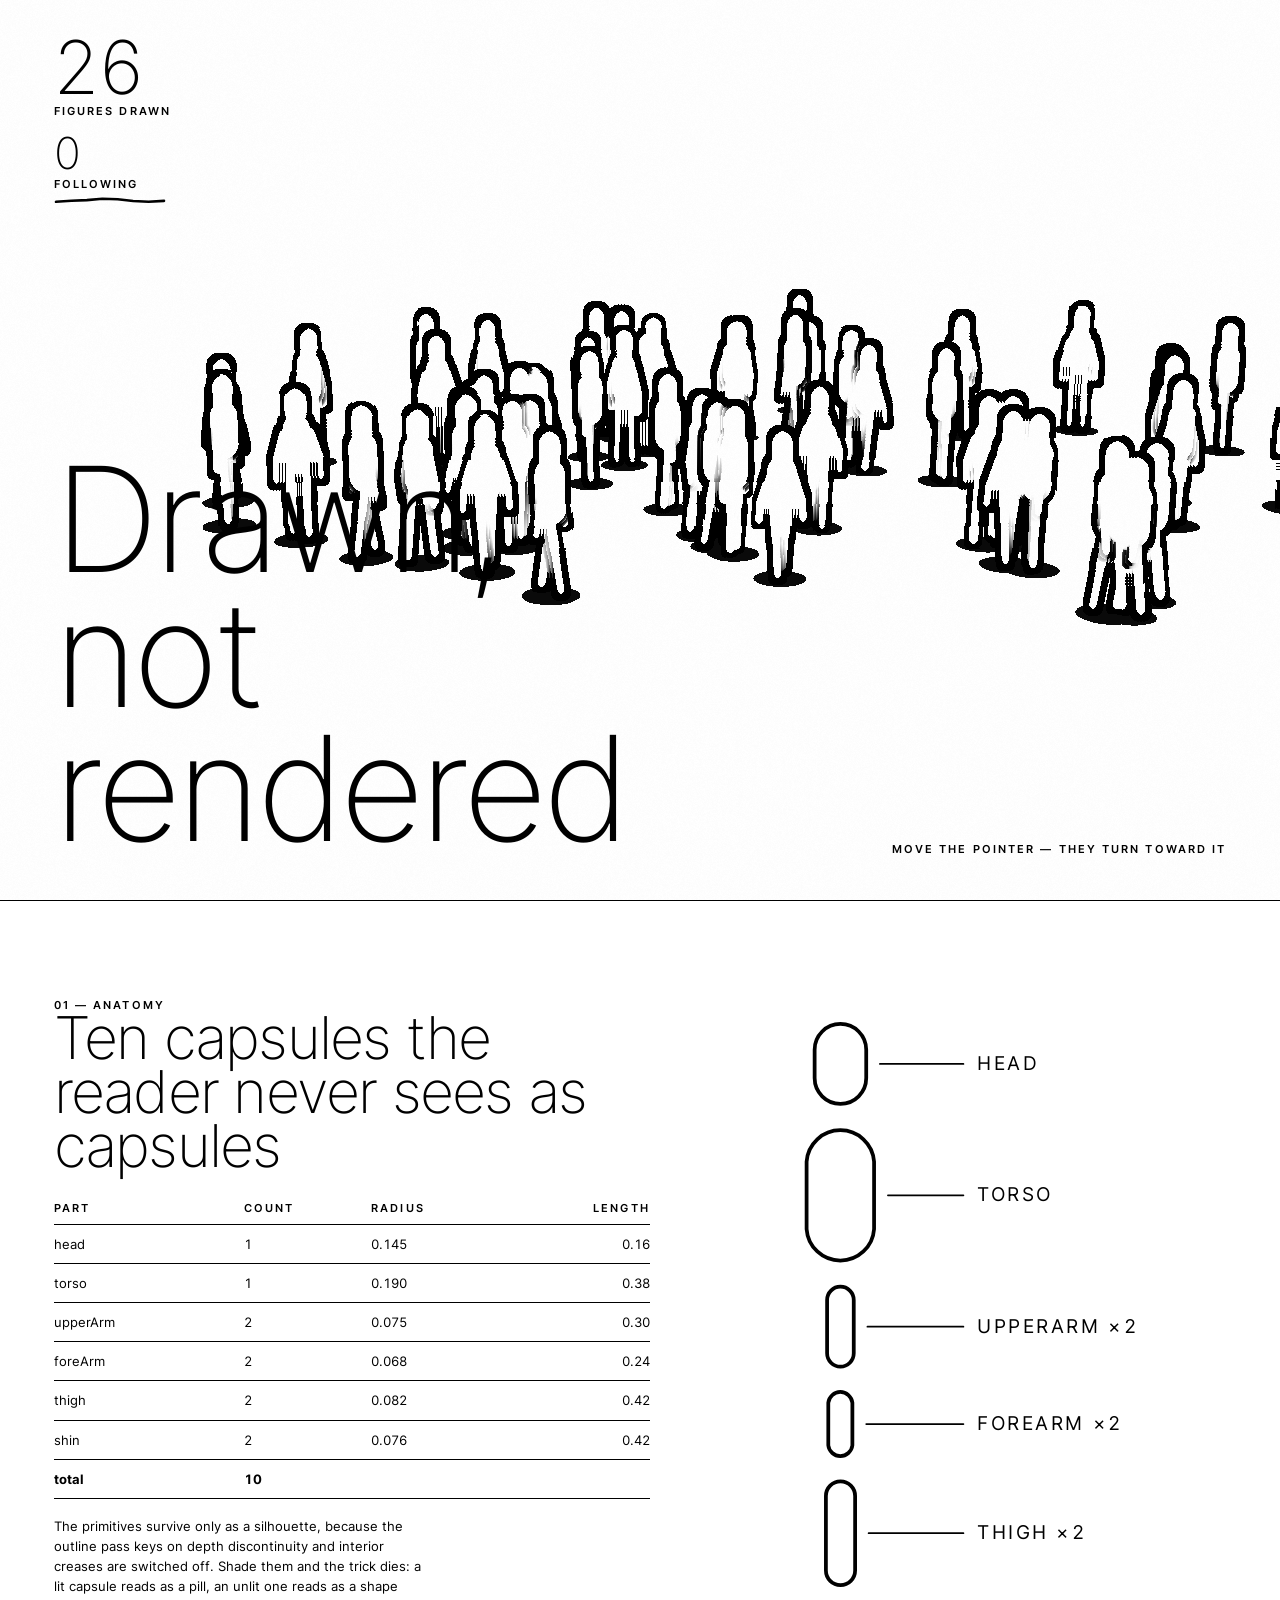
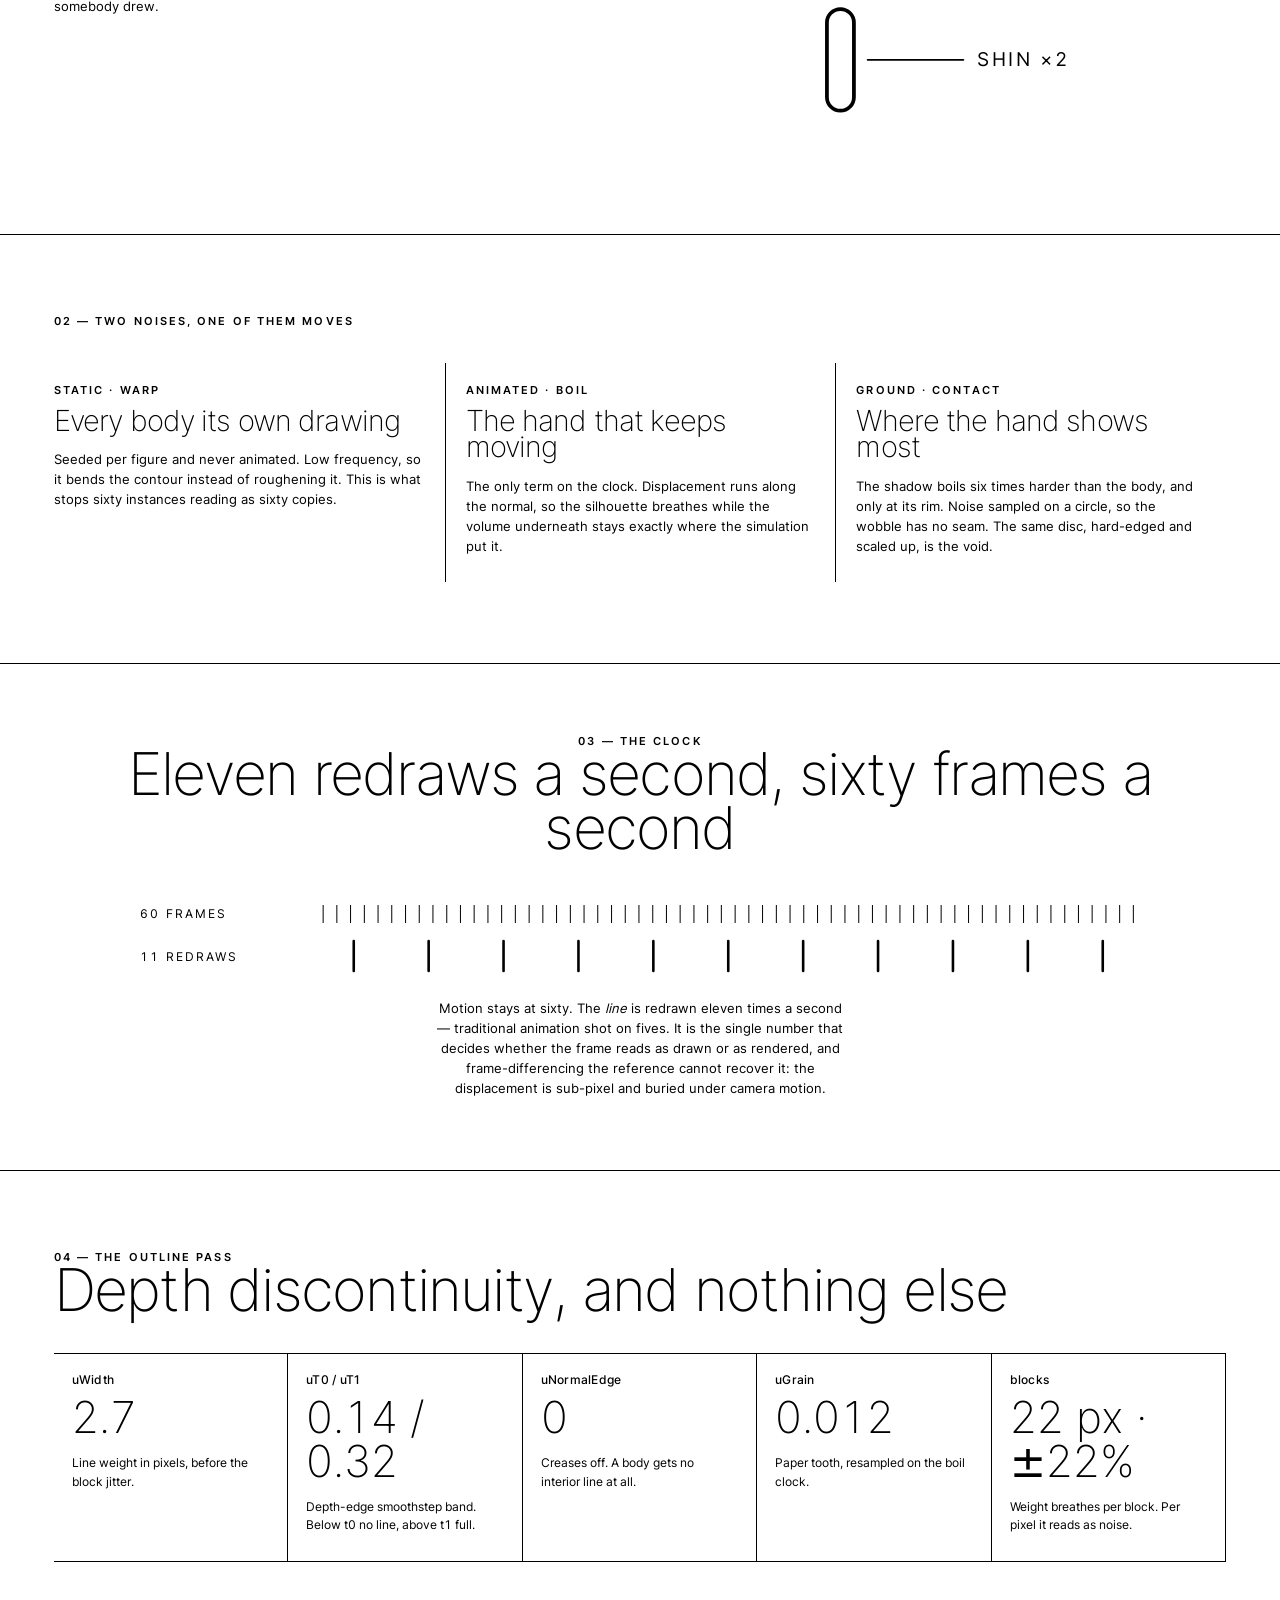
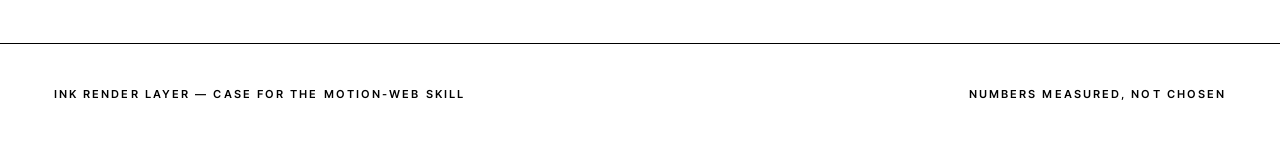
<file: .agents/skills/motion-web/cases/ink-crowd/index.html>
<!doctype html>
<html lang="en">
<head>
<meta charset="utf-8">
<meta name="viewport" content="width=device-width,initial-scale=1">
<title>Drawn, Not Rendered — an ink render layer</title>
<meta name="description" content="A depth-only outline pass over instanced capsules, boiled on an 11 Hz clock. Every number measured off a shipped reference.">
<style>
@font-face{
  font-family:"InterVar";
  src:url([data-uri]) format("woff2-variations");
  font-weight:100 900; font-style:normal; font-display:swap;
}
:root{
  --paper:#ffffff;
  --ink:#000000;
  --rule:1px;
  --gut:clamp(20px,4.2vw,64px);
  --sans:"InterVar","Inter",system-ui,sans-serif;
  --label:600 11px/1 var(--sans);
  --ls:.19em;
}
*{box-sizing:border-box;margin:0;padding:0}
html{-webkit-text-size-adjust:100%}
body{
  background:var(--paper); color:var(--ink);
  font:400 15px/1.55 var(--sans);
  font-variant-numeric:tabular-nums;
  overflow-x:hidden;
}
h1,h2,h3{font-weight:200;letter-spacing:-.03em;line-height:.92}
.lab{font:var(--label);letter-spacing:var(--ls);text-transform:uppercase}
.lab.id{text-transform:none;letter-spacing:.02em;font-weight:500}
.wrap{padding-inline:var(--gut)}

/* ── 1. hero: full-bleed canvas, type set into it ───────────────────── */
#hero{position:relative;height:100svh;min-height:520px;overflow:hidden}
#gl{position:absolute;inset:0;width:100%;height:100%;display:block}
#fallback{position:absolute;inset:0;display:none;place-items:center;text-align:center;padding:var(--gut)}
.hero-type{position:absolute;left:var(--gut);bottom:clamp(20px,5vh,54px);pointer-events:none;max-width:min(92vw,15ch)}
h1{font-size:clamp(52px,11.4vw,168px)}
.hero-sub{margin-top:.7em;max-width:34ch;font-size:14px;pointer-events:auto}
.tally{position:absolute;left:var(--gut);top:clamp(18px,4vh,40px);pointer-events:none}
.tally b{display:block;font-weight:200;font-size:clamp(38px,6vw,74px);line-height:.86}
.tally .lab{display:block;margin-top:.55em}
.rule-svg{display:block;width:112px;height:9px;margin-top:6px}
.hint{position:absolute;right:var(--gut);bottom:clamp(20px,5vh,54px);text-align:right}

/* ── 2. anatomy: two columns, spec left, drawing right ──────────────── */
#anatomy{display:grid;grid-template-columns:minmax(0,1fr) minmax(0,.86fr);gap:clamp(28px,5vw,72px);
         padding-block:clamp(64px,11vh,150px);border-top:var(--rule) solid var(--ink)}
table{border-collapse:collapse;width:100%;font-size:13px}
th{text-align:left;font:var(--label);letter-spacing:var(--ls);text-transform:uppercase;
   padding:0 0 10px;border-bottom:var(--rule) solid var(--ink)}
td{padding:9px 14px 9px 0;border-bottom:var(--rule) solid var(--ink)}
tr td:last-child,tr th:last-child{text-align:right;padding-right:0}
.fig{width:100%;height:auto;align-self:start}
h2{font-size:clamp(30px,4.6vw,62px);margin-bottom:.5em}
.note{font-size:13px;max-width:46ch;margin-top:1.3em}

/* ── 3. noises: three panels in a row, equal weight ─────────────────── */
#noises{border-top:var(--rule) solid var(--ink);padding-block:clamp(56px,9vh,120px)}
.trio{display:grid;grid-template-columns:repeat(3,minmax(0,1fr));gap:0;margin-top:clamp(24px,4vh,48px)}
.trio>div{padding:22px 20px 26px;border-left:var(--rule) solid var(--ink)}
.trio>div:first-child{border-left:0;padding-left:0}
.trio h3{font-size:clamp(19px,2.3vw,29px);margin-bottom:.5em}
.trio p{font-size:13px}
.trio .lab{display:block;margin-bottom:1.1em}

/* ── 4. clock: one wide ruler, nothing else ─────────────────────────── */
#clock{border-top:var(--rule) solid var(--ink);padding-block:clamp(48px,8vh,104px);text-align:center}
#clock h2{margin-bottom:.35em}
.ruler{display:block;width:100%;height:88px;margin-top:clamp(22px,4vh,44px)}
.clock-note{margin:1.4em auto 0;max-width:52ch;font-size:13px}

/* ── 5. uniforms: an indexed list, monospaced rhythm ────────────────── */
#pass{border-top:var(--rule) solid var(--ink);padding-block:clamp(56px,9vh,120px)}
.grid5{display:grid;grid-template-columns:repeat(auto-fit,minmax(158px,1fr));
       border-top:var(--rule) solid var(--ink);margin-top:clamp(22px,4vh,44px)}
.grid5>div{padding:20px 18px 26px;border-bottom:var(--rule) solid var(--ink);
           border-right:var(--rule) solid var(--ink)}
.grid5 b{display:block;font-weight:200;font-size:clamp(28px,3.4vw,44px);line-height:1;margin-bottom:.34em}
.grid5 .lab{display:block;margin-bottom:.8em}
.grid5 span{font-size:12px;display:block;max-width:24ch}

footer{border-top:var(--rule) solid var(--ink);padding-block:clamp(30px,5vh,60px);
       display:flex;flex-wrap:wrap;gap:14px 30px;justify-content:space-between;font-size:12px}
a{color:var(--ink)}

@media (max-width:820px){
  .hint{top:clamp(18px,4vh,40px);bottom:auto;max-width:9ch;line-height:1.5}
  .hero-type{max-width:11ch}
  #anatomy{grid-template-columns:minmax(0,1fr)}
  .trio{grid-template-columns:minmax(0,1fr)}
  .trio>div{border-left:0;border-top:var(--rule) solid var(--ink);padding-left:0}
  .trio>div:first-child{border-top:0}
}
@media (prefers-reduced-motion:reduce){
  /* the crowd holds its pose and the line stops boiling; nothing is hidden. */
  html{scroll-behavior:auto}
}
</style>
</head>
<body>

<section id="hero">
  <canvas id="gl" aria-label="A crowd of ink-drawn figures standing in a white void"></canvas>
  <div id="fallback"><p class="lab">WebGL2 unavailable — the crowd is the page.<br>Everything below still reads.</p></div>
  <div class="tally">
    <b id="count">0</b>
    <span class="lab">figures drawn</span>
    <b id="following" style="font-size:clamp(26px,3.6vw,44px);margin-top:.42em">0</b>
    <span class="lab">following</span>
    <svg class="rule-svg" viewBox="0 0 112 9" aria-hidden="true"><path id="tally-rule" fill="none" stroke="#000" stroke-width="2.6" stroke-linecap="round"/></svg>
  </div>
  <div class="hero-type">
    <h1>Drawn,<br>not<br>rendered</h1>
  </div>
  <p class="hint lab">Move the pointer — they turn toward it</p>
</section>

<section id="anatomy" class="wrap">
  <div>
    <p class="lab">01 — Anatomy</p>
    <h2>Ten capsules the reader never sees as capsules</h2>
    <table>
      <thead><tr><th>Part</th><th>Count</th><th>Radius</th><th>Length</th></tr></thead>
      <tbody id="parts"></tbody>
    </table>
    <p class="note">The primitives survive only as a silhouette, because the outline pass keys on
      depth discontinuity and interior creases are switched off. Shade them and the trick dies:
      a lit capsule reads as a pill, an unlit one reads as a shape somebody drew.</p>
  </div>
  <svg class="fig" viewBox="0 0 320 420" aria-label="One figure, its ten capsules pulled apart">
    <g id="explode" fill="none" stroke="#000" stroke-width="2.2" stroke-linecap="round" stroke-linejoin="round"></g>
  </svg>
</section>

<section id="noises" class="wrap">
  <p class="lab">02 — Two noises, one of them moves</p>
  <div class="trio">
    <div>
      <span class="lab">Static · warp</span>
      <h3>Every body its own drawing</h3>
      <p>Seeded per figure and never animated. Low frequency, so it bends the contour instead of
        roughening it. This is what stops sixty instances reading as sixty copies.</p>
    </div>
    <div>
      <span class="lab">Animated · boil</span>
      <h3>The hand that keeps moving</h3>
      <p>The only term on the clock. Displacement runs along the normal, so the silhouette
        breathes while the volume underneath stays exactly where the simulation put it.</p>
    </div>
    <div>
      <span class="lab">Ground · contact</span>
      <h3>Where the hand shows most</h3>
      <p>The shadow boils six times harder than the body, and only at its rim. Noise sampled on a
        circle, so the wobble has no seam. The same disc, hard-edged and scaled up, is the void.</p>
    </div>
  </div>
</section>

<section id="clock" class="wrap">
  <p class="lab">03 — The clock</p>
  <h2>Eleven redraws a second, sixty frames a second</h2>
  <svg class="ruler" viewBox="0 0 1000 88" aria-label="Sixty render frames per second against eleven line redraws">
    <g id="ruler-fps" stroke="#000" stroke-width="1"></g>
    <g id="ruler-boil" stroke="#000" stroke-width="2.6" stroke-linecap="round"></g>
  </svg>
  <p class="clock-note">Motion stays at sixty. The <em>line</em> is redrawn eleven times a second —
    traditional animation shot on fives. It is the single number that decides whether the frame
    reads as drawn or as rendered, and frame-differencing the reference cannot recover it: the
    displacement is sub-pixel and buried under camera motion.</p>
</section>

<section id="pass" class="wrap">
  <p class="lab">04 — The outline pass</p>
  <h2>Depth discontinuity, and nothing else</h2>
  <div class="grid5" id="uniforms"></div>
</section>

<footer class="wrap">
  <span class="lab">Ink render layer — case for the motion-web skill</span>
  <span class="lab">Numbers measured, not chosen</span>
</footer>

<script>
"use strict";
const RM = matchMedia("(prefers-reduced-motion: reduce)").matches;

/* ── measured constants ─────────────────────────────────────────────────
   Every value below was read off a shipped reference bundle or its frames,
   not picked by eye. See references/render-layer.md §3.                  */
const BOIL_HZ   = 11;                       // uStep = floor(t * 11)
const BODY      = { boil:0.011, freq:2.2, warp:0.013 };
const SHADOW    = { boil:0.07,  freq:2.6 };
const OUTLINE   = { width:2.7, t0:0.14, t1:0.32, normalEdge:0, grain:0.012, near:1, far:100 };
const BLOCK_PX  = 22, BLOCK_AMT = 0.22;     // pen pressure, in blocks not pixels
const FIGURES   = 62;

const PARTS = [
  { key:"head",     n:1, r:0.145, len:0.16 },
  { key:"torso",    n:1, r:0.190, len:0.38 },
  { key:"upperArm", n:2, r:0.075, len:0.30 },
  { key:"foreArm",  n:2, r:0.068, len:0.24 },
  { key:"thigh",    n:2, r:0.082, len:0.42 },
  { key:"shin",     n:2, r:0.076, len:0.42 },
];
const RIG = { ankleY:0.078, hipX:0.085, shoulderY:0.32, shoulderX:0.155, headGap:0.21 };
const CAPS_PER_FIG = PARTS.reduce((n,p)=>n+p.n, 0);   // 10

/* ── page furniture that is drawn, not typed ──────────────────────────── */
function wobblyLine(w,h,jit){
  const n=7, pts=[];
  for(let i=0;i<=n;i++){
    const t=i/n;
    pts.push([2+t*(w-4), h/2 + (Math.sin(t*7.1+1.3)*0.5+ (Math.random()-0.5))*jit]);
  }
  return "M"+pts.map(p=>p.map(v=>v.toFixed(1)).join(" ")).join(" L");
}
document.getElementById("tally-rule").setAttribute("d", wobblyLine(112,9,2.2));

(function partsTable(){
  const tb=document.getElementById("parts");
  tb.innerHTML = PARTS.map(p=>
    `<tr><td>${p.key}</td><td>${p.n}</td><td>${p.r.toFixed(3)}</td><td>${p.len.toFixed(2)}</td></tr>`
  ).join("") + `<tr><td><strong>total</strong></td><td><strong>${CAPS_PER_FIG}</strong></td><td></td><td></td></tr>`;
})();

(function uniformCards(){
  const rows=[
    ["uWidth", OUTLINE.width, "Line weight in pixels, before the block jitter."],
    ["uT0 / uT1", OUTLINE.t0+" / "+OUTLINE.t1, "Depth-edge smoothstep band. Below t0 no line, above t1 full."],
    ["uNormalEdge", OUTLINE.normalEdge, "Creases off. A body gets no interior line at all."],
    ["uGrain", OUTLINE.grain, "Paper tooth, resampled on the boil clock."],
    ["blocks", BLOCK_PX+" px · ±"+Math.round(BLOCK_AMT*100)+"%", "Weight breathes per block. Per pixel it reads as noise."],
  ];
  document.getElementById("uniforms").innerHTML = rows.map(([k,v,d])=>
    `<div><span class="lab id">${k}</span><b>${v}</b><span>${d}</span></div>`).join("");
})();

(function ruler(){
  const fps=document.getElementById("ruler-fps"), boil=document.getElementById("ruler-boil");
  let a="",b="";
  const X0=176, W=1000-X0;
  for(let i=0;i<60;i++){ const x=X0+(i+0.5)/60*W; a+=`<line x1="${x.toFixed(1)}" y1="14" x2="${x.toFixed(1)}" y2="32"/>`; }
  for(let i=0;i<BOIL_HZ;i++){ const x=X0+(i+0.5)/BOIL_HZ*W; b+=`<line x1="${x.toFixed(1)}" y1="50" x2="${x.toFixed(1)}" y2="80"/>`; }
  a+=`<text x="0" y="27" font-size="12" letter-spacing="2.1" font-family="InterVar,sans-serif" fill="#000" stroke="none">60 FRAMES</text>`;
  b+=`<text x="0" y="70" font-size="12" letter-spacing="2.1" font-family="InterVar,sans-serif" fill="#000" stroke="none">11 REDRAWS</text>`;
  fps.innerHTML=a; boil.innerHTML=b;
})();

(function explode(){
  // every capsule at its true relative scale, so the drawing carries the same
  // numbers as the table beside it rather than decorating them.
  const g = document.getElementById("explode"), S = 104, GAP = 14, CX = 74;
  let y = 14, out = "";
  for (const p of PARTS){
    const R = p.r*S, H = p.len*S/2, h = 2*(R+H), cy = y + h/2;
    out += `<path d="M${(CX-R).toFixed(1)} ${(cy-H).toFixed(1)}`
         + ` a${R.toFixed(1)} ${R.toFixed(1)} 0 0 1 ${(2*R).toFixed(1)} 0`
         + ` v${(2*H).toFixed(1)}`
         + ` a${R.toFixed(1)} ${R.toFixed(1)} 0 0 1 ${(-2*R).toFixed(1)} 0 z"/>`
         + `<line x1="${(CX+R+8).toFixed(1)}" y1="${cy.toFixed(1)}" x2="146" y2="${cy.toFixed(1)}" stroke-width="1"/>`
         + `<text x="154" y="${(cy+3.5).toFixed(1)}" font-size="11" letter-spacing="1.5"`
         + ` font-family="InterVar,sans-serif" fill="#000" stroke="none">${p.key.toUpperCase()}`
         + (p.n > 1 ? ` \u00d7${p.n}` : "") + `</text>`;
    y += h + GAP;
  }
  g.innerHTML = out;
  g.parentNode.setAttribute("viewBox", `0 0 300 ${Math.ceil(y)}`);
})();
</script>
<script>
/* ── the ink render layer ──────────────────────────────────────────────
   Hand-written WebGL2: no framework, no CDN, so the case verifies offline.
   Pipeline, per references/render-layer.md §3:
     pass 1  instanced capsules -> MRT (flat colour + view normal) + depth24
     pass 2  fullscreen quad, depth-discontinuity outline, block jitter, grain
   Everything the two passes read is a measured constant declared above.      */
(() => {
const cv = document.getElementById("gl");
const gl = cv.getContext("webgl2", { antialias:false, alpha:false, depth:true });
if (!gl) {
  document.getElementById("fallback").style.display = "grid";
  window.__probe = { layer:"none", reason:"webgl2 unavailable" };
  return;
}

/* ── shader plumbing ─────────────────────────────────────────────────── */
const NOISE = `
float hash31(vec3 p){ p = fract(p*0.3183099 + vec3(0.11,0.71,0.41)); p *= 17.0;
  return fract(p.x*p.y*p.z*(p.x+p.y+p.z)); }
float vnoise(vec3 x){ vec3 i=floor(x), f=fract(x); f=f*f*(3.0-2.0*f);
  return mix(mix(mix(hash31(i+vec3(0,0,0)),hash31(i+vec3(1,0,0)),f.x),
                 mix(hash31(i+vec3(0,1,0)),hash31(i+vec3(1,1,0)),f.x),f.y),
             mix(mix(hash31(i+vec3(0,0,1)),hash31(i+vec3(1,0,1)),f.x),
                 mix(hash31(i+vec3(0,1,1)),hash31(i+vec3(1,1,1)),f.x),f.y),f.z); }
float hash21(vec2 p){ p=fract(p*vec2(0.1031,0.1030)); p+=dot(p,p.yx+33.33);
  return fract((p.x+p.y)*p.x); }`;

function sh(type, src){
  const s = gl.createShader(type); gl.shaderSource(s, src); gl.compileShader(s);
  if (!gl.getShaderParameter(s, gl.COMPILE_STATUS)) throw new Error(gl.getShaderInfoLog(s) + "\n" + src);
  return s;
}
function prog(vs, fs){
  const p = gl.createProgram();
  gl.attachShader(p, sh(gl.VERTEX_SHADER, vs)); gl.attachShader(p, sh(gl.FRAGMENT_SHADER, fs));
  gl.linkProgram(p);
  if (!gl.getProgramParameter(p, gl.LINK_STATUS)) throw new Error(gl.getProgramInfoLog(p));
  const u = {}; const n = gl.getProgramParameter(p, gl.ACTIVE_UNIFORMS);
  for (let i=0;i<n;i++){ const nm = gl.getActiveUniform(p,i).name; u[nm] = gl.getUniformLocation(p,nm); }
  return { p, u };
}

/* ── geometry: one unit capsule, rebuilt per instance in the shader ──── */
function capsule(radial, cap){
  const pos=[], nrm=[], flag=[], idx=[];
  const ring = (y, r, f, ny) => {
    const base = pos.length/3;
    for (let i=0;i<=radial;i++){
      const th = i/radial*Math.PI*2, c=Math.cos(th), s=Math.sin(th);
      pos.push(c*r, y, s*r);
      const n = [c*Math.sqrt(Math.max(0,1-ny*ny)), ny, s*Math.sqrt(Math.max(0,1-ny*ny))];
      nrm.push(n[0], n[1], n[2]); flag.push(f);
    }
    return base;
  };
  const rings=[];
  for (let j=cap;j>=1;j--){ const phi=j/cap*Math.PI/2; rings.push(ring(Math.sin(phi)+1, Math.cos(phi),  1, Math.sin(phi))); }
  rings.push(ring( 1, 1,  1, 0));                       // top rim  (cap side)
  rings.push(ring(-1, 1,  0, 0));                       // bottom rim (cylinder side)
  for (let j=1;j<=cap;j++){ const phi=j/cap*Math.PI/2; rings.push(ring(-Math.sin(phi)-1, Math.cos(phi), -1, -Math.sin(phi))); }
  // the cylinder wall lives between the top rim and the bottom rim; give it flag 0
  for (let i=0;i<=radial;i++) flag[rings[cap] + i] = 0;
  for (let k=0;k<rings.length-1;k++){
    const a=rings[k], b=rings[k+1];
    for (let i=0;i<radial;i++) idx.push(a+i, b+i, a+i+1, a+i+1, b+i, b+i+1);
  }
  return { pos:new Float32Array(pos), nrm:new Float32Array(nrm), flag:new Float32Array(flag),
           idx:new Uint16Array(idx) };
}
function disc(seg){
  const pos=[0,0,0], edge=[0], idx=[];
  for (let i=0;i<=seg;i++){ const th=i/seg*Math.PI*2; pos.push(Math.cos(th),0,Math.sin(th)); edge.push(1); }
  for (let i=1;i<=seg;i++) idx.push(0, i, i+1);
  return { pos:new Float32Array(pos), edge:new Float32Array(edge), idx:new Uint16Array(idx) };
}

const CAP = capsule(18, 6);          // radial 18, cap segments 6-7 (measured 7 x 18)
const DISC = disc(28);               // measured: 28-segment shadow disc

function buf(data, target){ const b=gl.createBuffer(); gl.bindBuffer(target,b); gl.bufferData(target,data,gl.STATIC_DRAW); return b; }
function dyn(bytes){ const b=gl.createBuffer(); gl.bindBuffer(gl.ARRAY_BUFFER,b); gl.bufferData(gl.ARRAY_BUFFER,bytes,gl.DYNAMIC_DRAW); return b; }

/* ── programs ────────────────────────────────────────────────────────── */
const bodyProg = prog(`#version 300 es
precision highp float;
in vec3 aPos; in vec3 aNrm; in float aCap;
in vec3 iCenter; in vec3 iAxis; in vec2 iRL; in float iSeed;
uniform mat4 uVP; uniform float uStep, uBoil, uFreq, uWarp;
out vec3 vN;
${NOISE}
void main(){
  float r = iRL.x, hl = iRL.y;
  vec3 q = (aCap == 0.0)
    ? vec3(aPos.x*r, aPos.y*hl, aPos.z*r)
    : vec3(aPos.x, aPos.y - aCap, aPos.z)*r + vec3(0.0, aCap*hl, 0.0);
  vec3 n = normalize(aNrm);
  // Static lumpiness keyed to the figure, in LOCAL space so it does not swim
  // as the body walks. Low frequency: it bends the contour, not roughens it.
  float warp = vnoise(q*1.7 + vec3(iSeed*11.7)) - 0.5;
  // Per-redraw wobble. The only animated term in the whole pipeline.
  float boil = vnoise(q*uFreq + vec3(iSeed*7.3)
                      + vec3(uStep*3.77, uStep*2.11, uStep*5.31)) - 0.5;
  q += n * (warp*uWarp + boil*uBoil);
  vec3 up = normalize(iAxis);
  vec3 t  = abs(up.y) > 0.99 ? vec3(1.0,0.0,0.0) : vec3(0.0,1.0,0.0);
  vec3 rt = normalize(cross(t, up));
  mat3 M  = mat3(rt, up, cross(up, rt));
  vN = M * n;
  gl_Position = uVP * vec4(iCenter + M*q, 1.0);
}`, `#version 300 es
precision highp float;
in vec3 vN; uniform vec3 uColor;
layout(location=0) out vec4 oColor;
layout(location=1) out vec4 oNormal;
void main(){ oColor = vec4(uColor,1.0); oNormal = vec4(normalize(vN)*0.5+0.5, 1.0); }`);

const shadowProg = prog(`#version 300 es
precision highp float;
in vec3 aPos; in float aEdge;
in vec4 iSC;      // x, z, radius, tint
in float iSeed;
uniform mat4 uVP; uniform float uStep, uBoil, uFreq;
out float vTint;
${NOISE}
void main(){
  vec3 p = vec3(aPos.x*iSC.z, 0.0, aPos.z*iSC.z);
  float r = length(p.xz);
  if (r > 1e-4){
    // noise on a circle keeps the wobble seamless at the seam
    float a = atan(p.z, p.x);
    float w = vnoise(vec3(cos(a), sin(a), 0.0)*uFreq + vec3(uStep*3.31 + iSeed*9.13)) - 0.5;
    p.xz += (p.xz/r) * w * uBoil * aEdge * iSC.z;
  }
  vTint = iSC.w;
  gl_Position = uVP * vec4(p.x + iSC.x, 0.0, p.z + iSC.y, 1.0);
}`, `#version 300 es
precision highp float;
in float vTint; uniform vec3 uColor;
layout(location=0) out vec4 oColor;
layout(location=1) out vec4 oNormal;
void main(){
  if (vTint > 0.995) discard;
  oColor = vec4(mix(uColor, vec3(1.0), vTint), 1.0);
  oNormal = vec4(0.5,0.5,1.0,0.0);
}`);

const postProg = prog(`#version 300 es
precision highp float;
in vec2 aPos; out vec2 vUv;
void main(){ vUv = aPos*0.5+0.5; gl_Position = vec4(aPos,0.0,1.0); }`,
`#version 300 es
precision highp float;
in vec2 vUv;
uniform sampler2D tColor; uniform sampler2D tDepth;
uniform vec2 uTexel;
uniform float uWidth, uT0, uT1, uGrain, uNear, uFar, uStep, uDebug;
out vec4 outColor;
${NOISE}
float lin(float d){ float z = d*2.0-1.0; return (2.0*uNear*uFar)/(uFar+uNear - z*(uFar-uNear)); }
void main(){
  vec3 col = texture(tColor, vUv).rgb;
  // blocks rather than per pixel: a pen bearing down and easing off,
  // instead of a static weight on the edge.
  float j = hash21(floor(gl_FragCoord.xy/22.0) + uStep*13.0) - 0.5;
  float w = uWidth * (1.0 + j*0.22);
  vec2 dx = vec2(uTexel.x*w, 0.0), dy = vec2(0.0, uTexel.y*w);
  float d0 = lin(texture(tDepth, vUv).r);
  float m = 0.0;
  vec2 o[8] = vec2[8](dx, -dx, dy, -dy, dx+dy, dx-dy, -dx+dy, -dx-dy);
  for (int i=0;i<8;i++) m = max(m, abs(lin(texture(tDepth, vUv+o[i]).r) - d0));
  float line = smoothstep(uT0, uT1, m);
  col = mix(col, vec3(0.0), clamp(line, 0.0, 1.0));
  // faint paper tooth, resampled on the boil clock
  float g = hash21(floor(gl_FragCoord.xy) + uStep*7.0);
  col *= 1.0 - g*uGrain;
  // uDebug: 0 final, 1 raw colour buffer, 2 linear depth, 3 edge magnitude
  if (uDebug > 0.5){
    if (uDebug < 1.5) col = texture(tColor, vUv).rgb;
    else if (uDebug < 2.5) col = vec3(clamp(d0/40.0, 0.0, 1.0));
    else col = vec3(1.0 - clamp(m, 0.0, 1.0));
  }
  outColor = vec4(col, 1.0);
}`);

/* ── VAOs ────────────────────────────────────────────────────────────── */
const N_INST = FIGURES * CAPS_PER_FIG;
const bodyData   = new Float32Array(N_INST * 9);
const shadowData = new Float32Array(FIGURES * 5);
const bodyBuf = dyn(bodyData.byteLength), shadowBuf = dyn(shadowData.byteLength);

function attr(p, name, size, stride, off, divisor, buffer){
  const loc = gl.getAttribLocation(p, name); if (loc < 0) return;
  gl.bindBuffer(gl.ARRAY_BUFFER, buffer);
  gl.enableVertexAttribArray(loc);
  gl.vertexAttribPointer(loc, size, gl.FLOAT, false, stride, off);
  if (divisor) gl.vertexAttribDivisor(loc, divisor);
}
const bodyVao = gl.createVertexArray(); gl.bindVertexArray(bodyVao);
attr(bodyProg.p, "aPos", 3, 0, 0, 0, buf(CAP.pos, gl.ARRAY_BUFFER));
attr(bodyProg.p, "aNrm", 3, 0, 0, 0, buf(CAP.nrm, gl.ARRAY_BUFFER));
attr(bodyProg.p, "aCap", 1, 0, 0, 0, buf(CAP.flag, gl.ARRAY_BUFFER));
attr(bodyProg.p, "iCenter", 3, 36,  0, 1, bodyBuf);
attr(bodyProg.p, "iAxis",   3, 36, 12, 1, bodyBuf);
attr(bodyProg.p, "iRL",     2, 36, 24, 1, bodyBuf);
attr(bodyProg.p, "iSeed",   1, 36, 32, 1, bodyBuf);
gl.bindBuffer(gl.ELEMENT_ARRAY_BUFFER, buf(CAP.idx, gl.ELEMENT_ARRAY_BUFFER));

const shadowVao = gl.createVertexArray(); gl.bindVertexArray(shadowVao);
attr(shadowProg.p, "aPos",  3, 0, 0, 0, buf(DISC.pos,  gl.ARRAY_BUFFER));
attr(shadowProg.p, "aEdge", 1, 0, 0, 0, buf(DISC.edge, gl.ARRAY_BUFFER));
attr(shadowProg.p, "iSC",   4, 20,  0, 1, shadowBuf);
attr(shadowProg.p, "iSeed", 1, 20, 16, 1, shadowBuf);
gl.bindBuffer(gl.ELEMENT_ARRAY_BUFFER, buf(DISC.idx, gl.ELEMENT_ARRAY_BUFFER));

const quadVao = gl.createVertexArray(); gl.bindVertexArray(quadVao);
attr(postProg.p, "aPos", 2, 0, 0, 0, buf(new Float32Array([-1,-1, 3,-1, -1,3]), gl.ARRAY_BUFFER));
gl.bindVertexArray(null);

/* ── render targets ──────────────────────────────────────────────────── */
let fbo = gl.createFramebuffer(), texColor, texNormal, texDepth, W=1, H=1;
function tex(internal, format, type){
  const t = gl.createTexture(); gl.bindTexture(gl.TEXTURE_2D, t);
  gl.texParameteri(gl.TEXTURE_2D, gl.TEXTURE_MIN_FILTER, gl.NEAREST);
  gl.texParameteri(gl.TEXTURE_2D, gl.TEXTURE_MAG_FILTER, gl.NEAREST);
  gl.texParameteri(gl.TEXTURE_2D, gl.TEXTURE_WRAP_S, gl.CLAMP_TO_EDGE);
  gl.texParameteri(gl.TEXTURE_2D, gl.TEXTURE_WRAP_T, gl.CLAMP_TO_EDGE);
  gl.texImage2D(gl.TEXTURE_2D, 0, internal, W, H, 0, format, type, null);
  return t;
}
function resize(){
  const dpr = Math.min(2, window.devicePixelRatio || 1);   // measured cap: 2
  const w = Math.max(2, Math.floor(cv.clientWidth * dpr));
  const h = Math.max(2, Math.floor(cv.clientHeight * dpr));
  if (w === W && h === H) return;
  W = w; H = h; cv.width = W; cv.height = H;
  [texColor, texNormal, texDepth].forEach(t => t && gl.deleteTexture(t));
  texColor  = tex(gl.RGBA8, gl.RGBA, gl.UNSIGNED_BYTE);
  texNormal = tex(gl.RGBA8, gl.RGBA, gl.UNSIGNED_BYTE);
  texDepth  = tex(gl.DEPTH_COMPONENT24, gl.DEPTH_COMPONENT, gl.UNSIGNED_INT);
  gl.bindFramebuffer(gl.FRAMEBUFFER, fbo);
  gl.framebufferTexture2D(gl.FRAMEBUFFER, gl.COLOR_ATTACHMENT0, gl.TEXTURE_2D, texColor, 0);
  gl.framebufferTexture2D(gl.FRAMEBUFFER, gl.COLOR_ATTACHMENT1, gl.TEXTURE_2D, texNormal, 0);
  gl.framebufferTexture2D(gl.FRAMEBUFFER, gl.DEPTH_ATTACHMENT,  gl.TEXTURE_2D, texDepth, 0);
  gl.drawBuffers([gl.COLOR_ATTACHMENT0, gl.COLOR_ATTACHMENT1]);
  gl.bindFramebuffer(gl.FRAMEBUFFER, null);
}

/* ── camera ──────────────────────────────────────────────────────────── */
const EYE=[0,6.6,19], AT=[0.6,1.35,-1.4], FOV=26*Math.PI/180;   // measured base distance 19
function mul(a,b){ const o=new Float32Array(16);
  for(let i=0;i<4;i++)for(let j=0;j<4;j++){let s=0;for(let k=0;k<4;k++)s+=a[k*4+j]*b[i*4+k];o[i*4+j]=s;} return o; }
function lookAt(e,c){
  const f=[c[0]-e[0],c[1]-e[1],c[2]-e[2]]; let l=Math.hypot(...f); f.forEach((v,i)=>f[i]=v/l);
  const r=[-f[2],0,f[0]]; l=Math.hypot(...r); r.forEach((v,i)=>r[i]=v/l);
  const u=[r[1]*f[2]-r[2]*f[1], r[2]*f[0]-r[0]*f[2], r[0]*f[1]-r[1]*f[0]];
  return new Float32Array([ r[0],u[0],-f[0],0, r[1],u[1],-f[1],0, r[2],u[2],-f[2],0,
    -(r[0]*e[0]+r[1]*e[1]+r[2]*e[2]), -(u[0]*e[0]+u[1]*e[1]+u[2]*e[2]), (f[0]*e[0]+f[1]*e[1]+f[2]*e[2]), 1 ]);
}
function persp(fov, asp, n, f){
  const t=1/Math.tan(fov/2);
  return new Float32Array([t/asp,0,0,0, 0,t,0,0, 0,0,(f+n)/(n-f),-1, 0,0,2*f*n/(n-f),0]);
}

/* ── the crowd ───────────────────────────────────────────────────────── */
let seed = 20260902;
const rnd = () => (seed = (seed*1664525 + 1013904223) >>> 0) / 4294967296;
const PELVIS = RIG.ankleY + 0.42 + 0.42;
const figs = [];
for (let i=0;i<FIGURES;i++){
  // pushed back and right: the crowd sits in the middle distance so the
  // lower-left stays bare paper for the headline. Composition, not accident.
  const a = rnd()*Math.PI*2, rad = 1.2 + Math.sqrt(rnd())*6.6;
  figs.push({ x:3.4 + Math.cos(a)*rad, z:-4.2 + Math.sin(a)*rad*0.62,
              yaw: rnd()*Math.PI*2, phase: rnd()*Math.PI*2,
              cad: 5.4 + rnd()*1.5, seed: rnd()*40, walk: 0, scale: 0.94 + rnd()*0.13 });
}
const AIM_Y = 0.95, AIM_MAX = 46;   // torso height; ray length before the horizon
const REACH = 16.0, RAMP = 9.0;     // covers the whole visible ground: a hard cutoff read as
                                    // "they ignore me" whenever the aim landed on bare paper
let target = null, targetOn = false;
cv.addEventListener("pointermove", e => {
  const r = cv.getBoundingClientRect();
  const nx = ((e.clientX-r.left)/r.width)*2-1, ny = 1-((e.clientY-r.top)/r.height)*2;
  const asp = r.width/r.height, t = Math.tan(FOV/2);
  const f=[AT[0]-EYE[0],AT[1]-EYE[1],AT[2]-EYE[2]]; const fl=Math.hypot(...f); f.forEach((v,i)=>f[i]=v/fl);
  const rt=[-f[2],0,f[0]]; const rl=Math.hypot(...rt); rt.forEach((v,i)=>rt[i]=v/rl);
  const up=[rt[1]*f[2]-rt[2]*f[1], rt[2]*f[0]-rt[0]*f[2], rt[0]*f[1]-rt[1]*f[0]];
  const d=[f[0]+rt[0]*nx*t*asp+up[0]*ny*t, f[1]+rt[1]*nx*t*asp+up[1]*ny*t, f[2]+rt[2]*nx*t*asp+up[2]*ny*t];
  // Intersect at mid-body height, not the ground: pointing AT a figure means the
  // ray passes through its torso, and a ground-plane hit lands far behind it.
  // Near the horizon the ray goes almost parallel, so guard the distance too.
  if (d[1] >= -1e-4){ targetOn = false; return; }
  const k = (AIM_Y - EYE[1]) / d[1];
  if (k < 0 || k > AIM_MAX){ targetOn = false; return; }
  target = [EYE[0]+d[0]*k, EYE[2]+d[2]*k]; targetOn = true;
});
cv.addEventListener("pointerleave", () => { targetOn = false; });

function seg(out, o, ax, ay, az, bx, by, bz, r, sd){
  const dx=bx-ax, dy=by-ay, dz=bz-az, L=Math.hypot(dx,dy,dz) || 1e-5;
  out[o]=(ax+bx)/2; out[o+1]=(ay+by)/2; out[o+2]=(az+bz)/2;
  out[o+3]=dx/L;    out[o+4]=dy/L;      out[o+5]=dz/L;
  out[o+6]=r;       out[o+7]=L/2;       out[o+8]=sd;
}
const P = Object.fromEntries(PARTS.map(p=>[p.key,p]));

function build(t){
  let o = 0, s = 0;
  for (const f of figs){
    const sy=Math.sin(f.yaw), cy=Math.cos(f.yaw), S=f.scale;
    const L = (lx,ly,lz) => [f.x + (lx*cy + lz*sy)*S, ly*S, f.z + (-lx*sy + lz*cy)*S];
    const ph = t*f.cad + f.phase;
    const amp = 0.16 + f.walk*0.55;
    const a1 =  Math.sin(ph)*amp,      a2 = -Math.sin(ph)*amp;
    const k1 = Math.max(0,-Math.sin(ph+0.9))*0.85*f.walk;
    const k2 = Math.max(0, Math.sin(ph+0.9))*0.85*f.walk;
    const b1 = -Math.sin(ph)*(0.12+f.walk*0.5), b2 = Math.sin(ph)*(0.12+f.walk*0.5);
    const bob = Math.abs(Math.sin(ph))*0.022*f.walk;
    const py = PELVIS + bob;

    const torsoA = L(0, py, 0), torsoB = L(0, py + P.torso.len, 0);
    seg(bodyData,o, ...torsoA, ...torsoB, P.torso.r, f.seed); o+=9;
    // the head must clear the torso capsule (len + radius) or the two merge
    const hy = py + P.torso.len + P.torso.r*0.86;
    seg(bodyData,o, ...L(0,hy,0), ...L(0,hy+P.head.len,0), P.head.r, f.seed+1.7); o+=9;

    for (const [sx, th, kn] of [[+1,a1,k1], [-1,a2,k2]]){
      const hip = L(sx*RIG.hipX, py, 0);
      const kx = Math.sin(th)*0.42, ky = -Math.cos(th)*0.42;
      const knee = L(sx*RIG.hipX, py+ky, kx);
      const ax2 = Math.sin(th-kn)*0.42, ay2 = -Math.cos(th-kn)*0.42;
      const ank = L(sx*RIG.hipX, py+ky+ay2, kx+ax2);
      seg(bodyData,o, ...hip, ...knee, P.thigh.r, f.seed+sx*0.9); o+=9;
      seg(bodyData,o, ...knee, ...ank,  P.shin.r,  f.seed+sx*1.4); o+=9;
    }
    for (const [sx, sh1] of [[+1,b1], [-1,b2]]){
      const shy = py + RIG.shoulderY;
      const sho = L(sx*RIG.shoulderX, shy, 0);

      const ex = Math.sin(sh1)*0.30, ey = -Math.cos(sh1)*0.30;
      const ax = sx*(P.torso.r + P.upperArm.r*0.72);   // clear of the torso silhouette
      const elb = L(ax, shy+ey, ex);
      const hx = Math.sin(sh1*1.5)*0.24, hy2 = -Math.cos(sh1*1.5)*0.24;
      const hnd = L(ax, shy+ey+hy2, ex+hx);
      seg(bodyData,o, ...sho, ...elb, P.upperArm.r, f.seed+sx*2.3); o+=9;
      seg(bodyData,o, ...elb, ...hnd, P.foreArm.r,  f.seed+sx*3.1); o+=9;
    }
    shadowData[s]=f.x; shadowData[s+1]=f.z; shadowData[s+2]=0.30*S; shadowData[s+3]=0.0;
    shadowData[s+4]=f.seed; s+=5;
  }
}

function step(dt, t){
  for (const f of figs){
    let want = 0;
    if (targetOn && target){
      const dx = target[0]-f.x, dz = target[1]-f.z, d = Math.hypot(dx,dz);
      if (d < REACH && d > 0.75){
        const a = Math.atan2(dx, dz);
        let diff = ((a - f.yaw + Math.PI*3) % (Math.PI*2)) - Math.PI;
        f.yaw += diff * (1 - Math.exp(-6.0*dt));       // frame-rate independent follow
        want = Math.min(1, (REACH - d)/RAMP);
        const v = want*1.55*dt;
        f.x += Math.sin(f.yaw)*v; f.z += Math.cos(f.yaw)*v;
      }
    }
    f.walk += (want - f.walk) * (1 - Math.exp(-5.0*dt));
  }
  const n = figs.reduce((k,f) => k + (f.walk > 0.14 ? 1 : 0), 0);
  if (n !== followCount){ followCount = n; followEl.textContent = String(n); }
}

/* ── frame ───────────────────────────────────────────────────────────── */
let followCount = -1;
const followEl = document.getElementById("following");
let debugPass = 0;
let uStep = 0, t0 = performance.now(), last = t0, frames = 0, fps = 0, fpsAt = t0;
function draw(now){
  const dt = Math.min((now-last)/1000, 1/20); last = now;
  const t = RM ? 0 : (now - t0)/1000;
  uStep = RM ? 0 : Math.floor(t * BOIL_HZ);     // 11 Hz against a 60 fps render
  resize();
  if (!RM) step(dt, t);
  build(t);

  gl.bindBuffer(gl.ARRAY_BUFFER, bodyBuf);   gl.bufferSubData(gl.ARRAY_BUFFER, 0, bodyData);
  gl.bindBuffer(gl.ARRAY_BUFFER, shadowBuf); gl.bufferSubData(gl.ARRAY_BUFFER, 0, shadowData);

  const VP = mul(persp(FOV, W/H, OUTLINE.near, OUTLINE.far), lookAt(EYE, AT));

  gl.bindFramebuffer(gl.FRAMEBUFFER, fbo);
  gl.viewport(0,0,W,H);
  gl.clearColor(1,1,1,1); gl.clearDepth(1);
  gl.clear(gl.COLOR_BUFFER_BIT | gl.DEPTH_BUFFER_BIT);

  // shadows first: colour only, no depth, so the outline pass finds no edge on them
  gl.disable(gl.DEPTH_TEST); gl.depthMask(false);
  gl.useProgram(shadowProg.p); gl.bindVertexArray(shadowVao);
  gl.uniformMatrix4fv(shadowProg.u.uVP, false, VP);
  gl.uniform1f(shadowProg.u.uStep, uStep);
  gl.uniform1f(shadowProg.u.uBoil, SHADOW.boil);
  gl.uniform1f(shadowProg.u.uFreq, SHADOW.freq);
  gl.uniform3f(shadowProg.u.uColor, 0.039,0.039,0.039);     // #0a0a0a
  gl.drawElementsInstanced(gl.TRIANGLES, DISC.idx.length, gl.UNSIGNED_SHORT, 0, FIGURES);

  gl.enable(gl.DEPTH_TEST); gl.depthMask(true); gl.depthFunc(gl.LEQUAL);
  gl.useProgram(bodyProg.p); gl.bindVertexArray(bodyVao);
  gl.uniformMatrix4fv(bodyProg.u.uVP, false, VP);
  gl.uniform1f(bodyProg.u.uStep, uStep);
  gl.uniform1f(bodyProg.u.uBoil, BODY.boil);
  gl.uniform1f(bodyProg.u.uFreq, BODY.freq);
  gl.uniform1f(bodyProg.u.uWarp, BODY.warp);
  gl.uniform3f(bodyProg.u.uColor, 1,1,1);
  gl.drawElementsInstanced(gl.TRIANGLES, CAP.idx.length, gl.UNSIGNED_SHORT, 0, N_INST);

  gl.bindFramebuffer(gl.FRAMEBUFFER, null);
  gl.viewport(0,0,W,H); gl.disable(gl.DEPTH_TEST);
  gl.useProgram(postProg.p); gl.bindVertexArray(quadVao);
  gl.activeTexture(gl.TEXTURE0); gl.bindTexture(gl.TEXTURE_2D, texColor);
  gl.activeTexture(gl.TEXTURE1); gl.bindTexture(gl.TEXTURE_2D, texDepth);
  gl.uniform1i(postProg.u.tColor, 0); gl.uniform1i(postProg.u.tDepth, 1);
  gl.uniform2f(postProg.u.uTexel, 1/W, 1/H);
  gl.uniform1f(postProg.u.uWidth, OUTLINE.width);
  gl.uniform1f(postProg.u.uT0, OUTLINE.t0);
  gl.uniform1f(postProg.u.uT1, OUTLINE.t1);
  gl.uniform1f(postProg.u.uGrain, OUTLINE.grain);
  gl.uniform1f(postProg.u.uNear, OUTLINE.near);
  gl.uniform1f(postProg.u.uFar, OUTLINE.far);
  gl.uniform1f(postProg.u.uStep, uStep);
  gl.uniform1f(postProg.u.uDebug, debugPass);
  gl.drawArrays(gl.TRIANGLES, 0, 3);
  gl.bindVertexArray(null);

  frames++;
  if (now - fpsAt > 500){ fps = frames*1000/(now-fpsAt); frames = 0; fpsAt = now; }
  requestAnimationFrame(draw);
}
requestAnimationFrame(draw);

/* count up to the real instance count, then hold */
(function tally(){
  const el = document.getElementById("count");
  if (RM){ el.textContent = String(FIGURES); return; }
  let v = 0;
  const id = setInterval(() => { v = Math.min(FIGURES, v + 2); el.textContent = String(v);
    if (v >= FIGURES) clearInterval(id); }, 1000/BOIL_HZ);
})();

/* ── read-only probe surface for scripts/verify_case.py --layer webgl ── */
window.__probe = {
  layer: "webgl",
  contexts: ["webgl2"],
  boilHz: BOIL_HZ,
  figures: FIGURES,
  capsules: N_INST,
  partsPerFigure: CAPS_PER_FIG,
  outline: Object.assign({}, OUTLINE, { blockPx: BLOCK_PX, blockAmt: BLOCK_AMT }),
  body: BODY, shadow: SHADOW,
  reducedMotion: RM,
  following: () => followCount,
  // crowd centroid and the current aim point, in ground coordinates. The
  // follow contract is positional: the centroid must close on the target,
  // not merely that some counter moved.
  centroid: () => { let x=0,z=0; for (const f of figs){ x+=f.x; z+=f.z; }
                    return [ +(x/figs.length).toFixed(3), +(z/figs.length).toFixed(3) ]; },
  aim: () => targetOn ? [ +target[0].toFixed(3), +target[1].toFixed(3) ] : null,
  pass: (n) => { debugPass = n|0; },
  step: () => uStep,
  fps: () => Math.round(fps),
  size: () => [W, H],
  // fraction of the hero that is not bare paper — the crowd must actually be drawn
  coverage: () => {
    const px = new Uint8Array(4*W*H);
    gl.bindFramebuffer(gl.FRAMEBUFFER, null);
    gl.readPixels(0,0,W,H,gl.RGBA,gl.UNSIGNED_BYTE,px);
    let dark = 0; for (let i=0;i<px.length;i+=4) if (px[i] < 200) dark++;
    return +(dark/(W*H)).toFixed(4);
  },
  greys: () => {
    const px = new Uint8Array(4*W*H);
    gl.bindFramebuffer(gl.FRAMEBUFFER, null);
    gl.readPixels(0,0,W,H,gl.RGBA,gl.UNSIGNED_BYTE,px);
    let white=0, black=0, mid=0;
    for (let i=0;i<px.length;i+=4){ const v=px[i]; if (v>=240) white++; else if (v<=24) black++; else mid++; }
    const n = W*H;
    return { white:+(white/n).toFixed(4), black:+(black/n).toFixed(4), mid:+(mid/n).toFixed(4) };
  },
};
})();

</script>
</body>
</html>
</file>
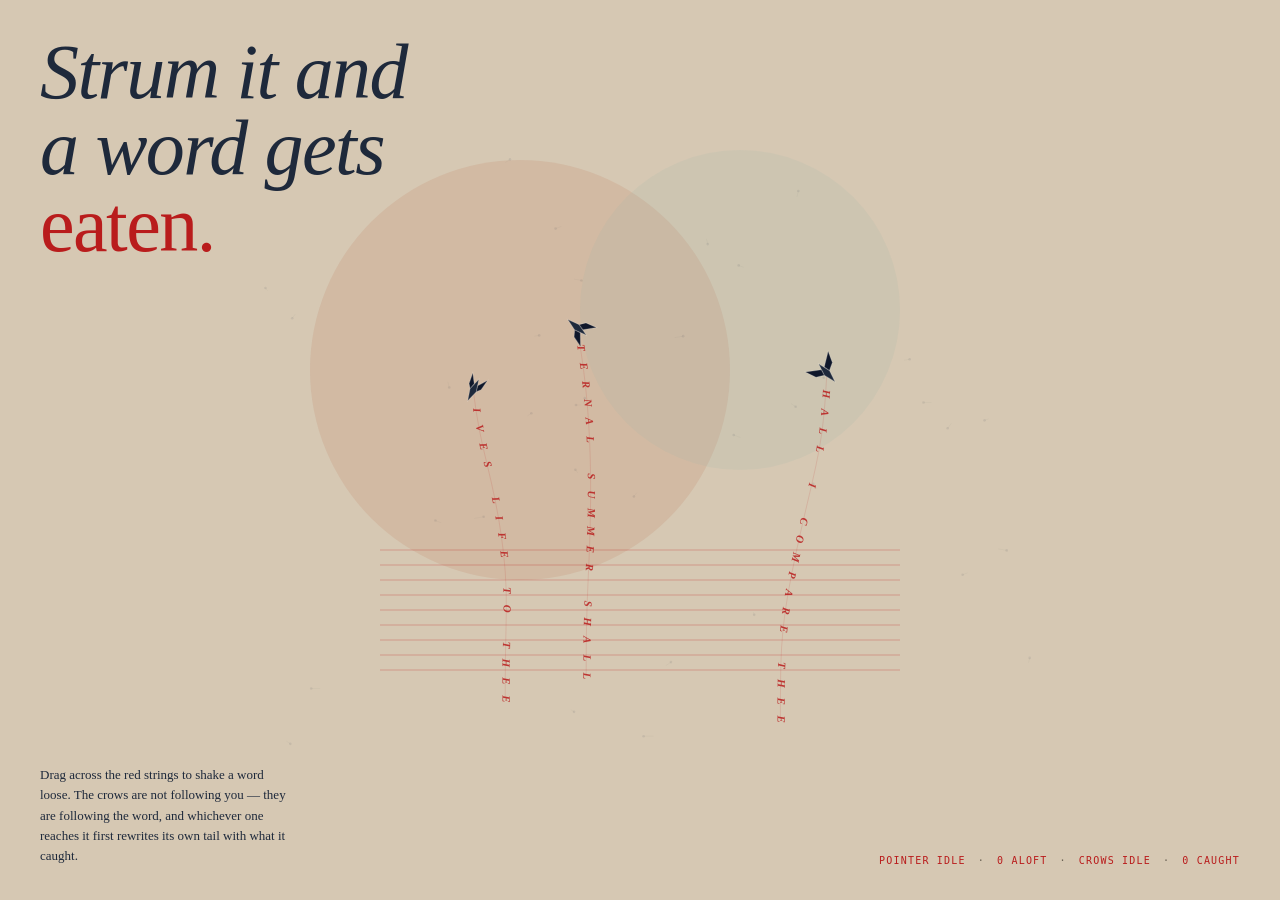
<file: .agents/skills/motion-web/cases/lyre-crows/index.html>
<!doctype html>
<html lang="en">
<head>
<meta charset="utf-8">
<meta name="viewport" content="width=device-width,initial-scale=1">
<title>The Lyre &amp; the Ink Crows</title>
<meta name="description" content="Strum nine Verlet strings to release words; three steering crows hunt them down and rewrite their own tails with what they catch.">
<meta property="og:title" content="The Lyre & the Ink Crows">
<meta property="og:description" content="A closed causal loop: strum, release, hunt, rewrite.">
<meta property="og:type" content="website">
<link rel="icon" href="data:image/svg+xml,<svg xmlns='http://www.w3.org/2000/svg' viewBox='0 0 32 32'><rect width='32' height='32' fill='%23d6c8b3'/><path d='M6 20h20M6 24h20' stroke='%23b91c1c' stroke-width='1.2'/><path d='M20 9l-5 2 5 2-2-2z' fill='%231e293b'/></svg>">

<style>
/* ══════════════════════════════════════════════════════════════════════
   MECHANISM / SKIN BANNER  ·  cases/AUTHORING.md Phase 3
   ──────────────────────────────────────────────────────────────────────
   MECHANISM (lift verbatim):  the whole <script>. The Verlet nodes and
     links, the steering integrator, the rate limiter, the capture ->
     rewrite handoff, and the per-glyph heading rotation.
   SKIN (do not lift — lift the REASONING, see README §可以照搬/不许照搬):
     the tea-stained ground, the vermillion, the Georgia italic, the
     sonnet vocabulary, the origami crow's outline, and the title layer.
   ══════════════════════════════════════════════════════════════════════ */

:root{
  --paper:#d6c8b3;
  --ink:#1e293b;
  --vermillion:#b91c1c;
  --dim:#6b6255;
  --serif:Georgia,"Times New Roman",serif;
}

*{box-sizing:border-box;margin:0;padding:0}

html,body{width:100%;height:100%;background:var(--paper)}
body{
  color:var(--ink);
  font-family:var(--serif);
  font-size:13px;
  overflow:hidden;
  -webkit-font-smoothing:antialiased;
}

.stage{position:fixed;inset:0}
#scene{display:block;width:100%;height:100%}

.plate{
  position:fixed;
  inset:0;
  z-index:2;
  pointer-events:none;
  padding:34px 40px;
  display:flex;
  flex-direction:column;
  justify-content:space-between;
}

h1{
  font-family:var(--serif);
  font-style:italic;
  font-weight:400;
  font-size:clamp(40px,6.4vw,78px);
  line-height:.98;
  letter-spacing:-.02em;
  max-width:15ch;
  color:var(--ink);
}
h1 em{font-style:normal;color:var(--vermillion)}

.foot{
  display:flex;
  justify-content:space-between;
  align-items:flex-end;
  gap:28px;
}
.foot p{
  max-width:38ch;
  font-size:13px;
  line-height:1.55;
  color:var(--ink);
}
.readout{
  display:flex;
  gap:12px;
  flex-wrap:wrap;
  font-family:ui-monospace,"SF Mono",Menlo,monospace;
  font-size:10px;
  letter-spacing:.12em;
  text-transform:uppercase;
  color:var(--dim);
  font-variant-numeric:tabular-nums;
}
.readout b{font-weight:400;color:var(--vermillion)}

@media (max-width:640px){
  .plate{padding:22px 20px}
  h1{font-size:clamp(30px,9vw,46px)}
  .foot{flex-direction:column;align-items:flex-start;gap:12px}
}

/* @mechanism — the crows glide on their own clock, so unlike every other
   case here there IS something to switch off. Under reduced-motion the
   scene is paused on its first settled frame rather than hidden. */
</style>
</head>
<body>

<div class="stage"><canvas id="scene"></canvas></div>

<div class="plate">
  <h1>Strum it and<br>a word gets<br><em>eaten.</em></h1>
  <div class="foot">
    <p>Drag across the red strings to shake a word loose. The crows are not
       following you — they are following the word, and whichever one reaches
       it first rewrites its own tail with what it caught.</p>
    <span class="readout">
      <b id="rPointer">pointer idle</b> ·
      <b id="rWords">0 aloft</b> ·
      <b id="rHunt">crows idle</b> ·
      <b id="rCaught">0 caught</b>
    </span>
  </div>
</div>

<script>
'use strict';
/* ══════════════════════════════════════════════════════════════════════
   MECHANISM — lift verbatim.

   This is a closed causal loop, and that is the point of the case:

       strum a string  ->  a word is released  ->  a crow steers to it
                       ->  it eats it  ->  its tail becomes that word

   Nothing here is choreographed. There is no timeline and no sequence:
   every visible event is a consequence of the previous one, and the only
   input is the pointer. Two things keep a loop like this from turning
   into noise, and both are load-bearing:

     1. RATE LIMITING at the source. A strum can fire at most one word,
        at most four may be aloft, and never within 800ms of the last.
        Without this a fast drag emits hundreds and the scene is soup.
     2. A DECAY on the product. Every word loses 1/4s of its life per
        second no matter what, so an uneaten word always leaves. A loop
        that only removes things on success accumulates forever.
   ══════════════════════════════════════════════════════════════════════ */

// ── shared Verlet primitives ────────────────────────────────────────
class Node {
  constructor(x, y, char, isAnchor){
    this.x = x; this.y = y;
    this.oldX = x; this.oldY = y;
    this.initX = x; this.initY = y;
    this.char = char; this.isAnchor = isAnchor;
  }
  update(gravity, drag){
    const vx = (this.x - this.oldX) * (1 - drag);
    const vy = (this.y - this.oldY) * (1 - drag);
    this.oldX = this.x; this.oldY = this.y;
    this.x += vx;
    this.y += vy + (this.isAnchor ? 0 : gravity);
  }
}

class Link {
  constructor(a, b, len){ this.a = a; this.b = b; this.len = len; }
  resolve(){
    const dx = this.b.x - this.a.x, dy = this.b.y - this.a.y;
    const dist = Math.sqrt(dx*dx + dy*dy);
    if (dist === 0) return;
    const pct = ((this.len - dist) / dist) * 0.5;
    const ox = dx * pct, oy = dy * pct;
    this.a.x -= ox; this.a.y -= oy;
    this.b.x += ox; this.b.y += oy;
  }
}

// ── a string you can strum ──────────────────────────────────────────
const STRING_COUNT = 9;
const STRING_SPACING_Y = 15;
const STRING_NODE_SPACING = 8;
const STRING_DRAG = 0.035;      // high: a plucked string must settle, not ring forever
const STRUM_RADIUS = 38;
const STRUM_TRANSFER = 0.85;    // how much of the pointer's y velocity the node takes
const STRUM_SPEED_MIN = 2.0;    // below this the pointer is resting on it, not strumming
const STRUM_CHANCE = 0.12;

class LyreString {
  constructor(y, x0, x1){
    this.y = y; this.x0 = x0; this.x1 = x1;
    this.nodes = []; this.links = [];
    const count = Math.max(2, Math.floor((x1 - x0) / STRING_NODE_SPACING));
    const spacing = (x1 - x0) / count;
    for (let i = 0; i <= count; i++){
      const n = new Node(x0 + i*spacing, y, '', i === 0 || i === count);
      this.nodes.push(n);
      if (i > 0) this.links.push(new Link(this.nodes[i-1], n, spacing));
    }
  }
  update(mx, my, pmx, pmy, active, canSpawn){
    const len = this.nodes.length;
    for (const n of this.nodes) n.update(0, STRING_DRAG);   // no gravity: it is under tension
    // Both ends are nailed to the frame every frame. A string is defined by
    // its endpoints not moving; everything else is what happens in between.
    this.nodes[0].x = this.x0; this.nodes[0].y = this.y;
    this.nodes[len-1].x = this.x1; this.nodes[len-1].y = this.y;

    let spawn = null;
    if (active){
      const mvy = my - pmy;
      const speed = Math.hypot(mx - pmx, mvy);
      for (let i = 1; i < len - 1; i++){
        const n = this.nodes[i];
        const dist = Math.hypot(n.x - mx, n.y - my);
        if (dist >= STRUM_RADIUS) continue;
        const pct = (STRUM_RADIUS - dist) / STRUM_RADIUS;
        // The string takes the pointer's VELOCITY, not its position. Resting
        // the cursor on a string does nothing; dragging through it plucks.
        n.y += mvy * pct * STRUM_TRANSFER;
        if (canSpawn && speed > STRUM_SPEED_MIN && Math.random() < STRUM_CHANCE){
          spawn = { x: n.x, y: n.y };
        }
      }
    }
    for (let s = 0; s < 5; s++) for (const l of this.links) l.resolve();
    return spawn;
  }
  draw(ctx){
    ctx.strokeStyle = 'rgba(185,28,28,0.28)';
    ctx.lineWidth = 1;
    ctx.beginPath();
    ctx.moveTo(this.nodes[0].x, this.nodes[0].y);
    for (let i = 1; i < this.nodes.length; i++) ctx.lineTo(this.nodes[i].x, this.nodes[i].y);
    ctx.stroke();
  }
}

// ── a word shaken loose ─────────────────────────────────────────────
const WORD_LIFE_PER_FRAME = 0.0042;   // ~4s at 60fps, and it decays unconditionally
class Word {
  constructor(x, y, text){
    this.x = x; this.y = y; this.text = text;
    this.vy = -0.5 - Math.random()*0.3;
    this.vx = (Math.random() - 0.5) * 0.4;
    this.life = 1; this.seed = Math.random() * Math.PI * 2;
    this.eaten = false;
  }
  update(t){
    this.x += this.vx + Math.sin(t*0.003 + this.seed) * 0.25;
    this.y += this.vy;
    this.life -= WORD_LIFE_PER_FRAME;
  }
  draw(ctx){
    if (this.life <= 0) return;
    ctx.save();
    ctx.translate(this.x, this.y);
    ctx.fillStyle = `rgba(185,28,28,${this.life * 0.06})`;
    ctx.beginPath(); ctx.arc(0, 0, 26, 0, Math.PI*2); ctx.fill();
    ctx.font = 'italic bold 11px Georgia, serif';
    ctx.fillStyle = `rgba(185,28,28,${this.life * 0.8})`;
    ctx.textAlign = 'center'; ctx.textBaseline = 'middle';
    ctx.fillText(this.text, 0, 0);
    ctx.restore();
  }
}

// ── a crow that hunts them ──────────────────────────────────────────
const CROW_MAX_SPEED = 2.0;
const CROW_MAX_FORCE = 0.055;     // the turn radius. Raise it and it teleports.
const CROW_DIVE_GAIN = 1.55;      // hunting is faster than gliding — visible intent
const CROW_CATCH_DIST = 18;
const TAIL_SPACING = 18;          // wide enough that adjacent glyphs never collide
const TAIL_GRAVITY = 0.16;
const TAIL_DRAG = 0.025;
const TAIL_PASSES = 4;

class Crow {
  constructor(id, x, y, sentence){
    this.id = id; this.x = x; this.y = y;
    this.prevX = x; this.prevY = y;
    this.vx = (Math.random()-0.5)*2; this.vy = (Math.random()-0.5)*2;
    this.angle = 0;
    this.wingOffset = Math.random() * Math.PI * 2;
    this.wingSpeed = 0.007 + Math.random()*0.004;
    this.caught = 0;
    this.hunting = false;
    this.tail = []; this.tailLinks = [];
    const chars = sentence.split('');
    const len = Math.max(18, chars.length);
    for (let i = 0; i < len; i++){
      const n = new Node(x, y + i*TAIL_SPACING, chars[i] || ' ', i === 0);
      this.tail.push(n);
      if (i > 0) this.tailLinks.push(new Link(this.tail[i-1], n, TAIL_SPACING));
    }
  }

  // The capture does not spawn anything. It REWRITES the crow's own tail and
  // kicks it — the consequence is carried by the thing that already existed.
  eat(word){
    const chars = `${word} LINES TO TIME`.split('');
    for (let i = 0; i < this.tail.length; i++){
      this.tail[i].char = chars[i] || ' ';
      if (i > 0){
        this.tail[i].x += (Math.random()-0.5) * 6;
        this.tail[i].y += Math.random() * 5 + 3;
      }
    }
    this.caught++;
  }

  update(t, words, cx, cy){
    let target = null, best = Infinity;
    for (const w of words){
      if (w.eaten || w.life <= 0) continue;
      const d = Math.hypot(w.x - this.x, w.y - this.y);
      if (d < best){ best = d; target = w; }
    }
    this.hunting = !!target;

    let sx = 0, sy = 0;
    if (target){
      const dx = target.x - this.x, dy = target.y - this.y;
      const d = Math.hypot(dx, dy);
      if (d < CROW_CATCH_DIST){ target.eaten = true; this.eat(target.text); }
      else {
        const sp = CROW_MAX_SPEED * CROW_DIVE_GAIN;
        sx = (dx/d)*sp - this.vx; sy = (dy/d)*sp - this.vy;
      }
    } else {
      // Idle glide on a lissajous, phase-offset per crow so three of them
      // never line up into a formation.
      const a = t*0.0006 + this.id * (Math.PI/2);
      const hx = cx + Math.cos(a)*180, hy = cy - 100 + Math.sin(a*2)*50;
      const dx = hx - this.x, dy = hy - this.y, d = Math.hypot(dx, dy);
      if (d > 5){ sx = (dx/d)*CROW_MAX_SPEED - this.vx; sy = (dy/d)*CROW_MAX_SPEED - this.vy; }
    }

    // Clamping the STEERING force, not the velocity, is what gives a turn a
    // radius. Clamp only the speed and the bird pivots on the spot.
    const f = Math.hypot(sx, sy);
    if (f > CROW_MAX_FORCE){ sx = (sx/f)*CROW_MAX_FORCE; sy = (sy/f)*CROW_MAX_FORCE; }
    this.vx += sx; this.vy += sy;

    const sp = Math.hypot(this.vx, this.vy);
    const lim = target ? CROW_MAX_SPEED*CROW_DIVE_GAIN : CROW_MAX_SPEED;
    if (sp > lim){ this.vx = (this.vx/sp)*lim; this.vy = (this.vy/sp)*lim; }

    this.prevX = this.x; this.prevY = this.y;
    this.x += this.vx; this.y += this.vy;
    this.angle = Math.atan2(this.vy, this.vx);

    // The tail's head is pinned to the bird AND given the bird's last
    // position as its "old" — so the tail inherits the bird's velocity
    // rather than being dragged from a standstill every frame.
    const head = this.tail[0];
    head.x = this.x; head.y = this.y;
    head.oldX = this.prevX; head.oldY = this.prevY;

    for (let i = 1; i < this.tail.length; i++) this.tail[i].update(TAIL_GRAVITY, TAIL_DRAG);
    for (let s = 0; s < TAIL_PASSES; s++) for (const l of this.tailLinks) l.resolve();
  }

  draw(ctx, t, active, mx, my){
    ctx.strokeStyle = 'rgba(185,28,28,0.12)';
    ctx.lineWidth = 1;
    ctx.beginPath();
    ctx.moveTo(this.tail[0].x, this.tail[0].y);
    for (let i = 1; i < this.tail.length; i++) ctx.lineTo(this.tail[i].x, this.tail[i].y);
    ctx.stroke();

    ctx.textBaseline = 'middle'; ctx.textAlign = 'center';
    ctx.font = 'italic bold 11px Georgia, serif';
    ctx.fillStyle = 'rgba(185,28,28,0.85)';
    for (let i = 1; i < this.tail.length; i++){
      const n = this.tail[i];
      if (n.char === ' ') continue;
      if (active){
        const dx = n.x - mx, dy = n.y - my, d = Math.hypot(dx, dy);
        if (d < 45 && d > 0){
          const pct = (45 - d) / 45;
          n.x += (dx/d) * pct * 1.5;
          n.y += (dy/d) * pct * 0.8;
        }
      }
      // Each glyph is rotated to the heading of its own segment, so the
      // sentence reads along the curve instead of lying flat across it.
      const prev = this.tail[i-1];
      ctx.save();
      ctx.translate(n.x, n.y);
      ctx.rotate(Math.atan2(n.y - prev.y, n.x - prev.x));
      ctx.fillText(n.char, 0, 0);
      ctx.restore();
    }

    const flap = Math.sin(t * this.wingSpeed + this.wingOffset) * 0.52;
    ctx.save();
    ctx.translate(this.x, this.y);
    ctx.rotate(this.angle);
    ctx.fillStyle = 'rgb(30,41,59)';
    ctx.strokeStyle = 'rgba(255,255,255,0.2)';
    ctx.lineWidth = 1;
    ctx.beginPath();
    ctx.moveTo(12,0); ctx.lineTo(0,-3.5); ctx.lineTo(-12,0); ctx.lineTo(0,3.5);
    ctx.closePath(); ctx.fill(); ctx.stroke();
    ctx.fillStyle = 'rgb(15,23,42)';
    const ly = -12 + flap*12;
    ctx.beginPath();
    ctx.moveTo(0,-3.5); ctx.lineTo(-4,ly); ctx.lineTo(-15,ly-5+flap*8); ctx.lineTo(-6,-2);
    ctx.closePath(); ctx.fill(); ctx.stroke();
    const ry = 12 - flap*12;
    ctx.beginPath();
    ctx.moveTo(0,3.5); ctx.lineTo(-4,ry); ctx.lineTo(-15,ry+5-flap*8); ctx.lineTo(-6,2);
    ctx.closePath(); ctx.fill(); ctx.stroke();
    ctx.restore();
  }
}

// ── scene ───────────────────────────────────────────────────────────
const VOCAB = ['ETERNAL','SUMMER','SHADOW','BEAUTY','LINES','GROW’ST',
               'SHAKESPEARE','DEATH','BUDS','WANDERING','COMPLEXION','TEMPERATE'];
const MAX_ALOFT = 4;
const SPAWN_COOLDOWN_MS = 800;

const canvas = document.getElementById('scene');
const ctx = canvas.getContext('2d');
const rPointer = document.getElementById('rPointer');
const rWords = document.getElementById('rWords');
const rHunt = document.getElementById('rHunt');
const rCaught = document.getElementById('rCaught');

let strings = [], words = [], crows = [];
let mouseX = 0, mouseY = 0, pmx = 0, pmy = 0, mouseActive = false;
let visible = true, lastSpawn = 0, totalCaught = 0, readoutTick = 0;
let reduced = matchMedia('(prefers-reduced-motion: reduce)').matches;

function layout(){
  const rect = canvas.getBoundingClientRect();
  if (!rect.width || !rect.height) return;
  const dpr = Math.min(devicePixelRatio, 2);
  canvas.width = rect.width * dpr;
  canvas.height = rect.height * dpr;
  ctx.scale(dpr, dpr);
  const cx = rect.width/2, cy = rect.height/2;
  const w = Math.min(rect.width * 0.76, 520);
  const x0 = cx - w/2, y0 = cy + 100;
  if (!strings.length){
    for (let i = 0; i < STRING_COUNT; i++)
      strings.push(new LyreString(y0 + i*STRING_SPACING_Y, x0, x0 + w));
    const openers = ['SHALL I COMPARE THEE','ETERNAL SUMMER SHALL','GIVES LIFE TO THEE'];
    for (let i = 0; i < 3; i++)
      crows.push(new Crow(i, cx + (Math.random()-0.5)*300,
                             cy - 100 + (Math.random()-0.5)*100, openers[i]));
  } else {
    strings.forEach((s, i) => { s.x0 = x0; s.x1 = x0 + w; s.y = y0 + i*STRING_SPACING_Y; });
  }
}
layout();
new ResizeObserver(layout).observe(canvas);

addEventListener('mousemove', (e) => {
  pmx = mouseX; pmy = mouseY;
  mouseX = e.clientX; mouseY = e.clientY;
  mouseActive = true;
});
document.addEventListener('mouseleave', () => { mouseActive = false; });
document.addEventListener('visibilitychange', () => { visible = document.visibilityState === 'visible'; });

// The wheel is a strum across every string at once — the one gesture the
// pointer cannot make, and the only way to hear the whole instrument.
addEventListener('wheel', (e) => {
  const kick = Math.max(-9, Math.min(9, e.deltaY * 0.05));
  for (const s of strings){
    for (let i = 1; i < s.nodes.length - 1; i++){
      const t = i / (s.nodes.length - 1);
      s.nodes[i].y += kick * Math.sin(t * Math.PI);   // fixed at the ends
    }
  }
  const now = performance.now();
  if (words.length < MAX_ALOFT && now - lastSpawn > SPAWN_COOLDOWN_MS && Math.abs(kick) > 1){
    const s = strings[Math.floor(Math.random() * strings.length)];
    const n = s.nodes[Math.floor(s.nodes.length / 2)];
    words.push(new Word(n.x, n.y, VOCAB[Math.floor(Math.random()*VOCAB.length)]));
    lastSpawn = now;
  }
}, { passive: true });

function paper(w, h, cx, cy){
  ctx.fillStyle = '#d6c8b3';
  ctx.fillRect(0, 0, w, h);
  ctx.fillStyle = 'rgba(184,115,81,0.16)';
  ctx.beginPath(); ctx.arc(cx-120, cy-80, 210, 0, Math.PI*2); ctx.fill();
  ctx.fillStyle = 'rgba(156,179,168,0.15)';
  ctx.beginPath(); ctx.arc(cx+100, cy-140, 160, 0, Math.PI*2); ctx.fill();
  // Deterministic fibre specks: seeded from the index, so the grain is
  // identical every frame and every reload. Random() here would boil.
  ctx.fillStyle = 'rgba(30,41,59,0.08)';
  ctx.strokeStyle = 'rgba(30,41,59,0.05)';
  ctx.lineWidth = 0.6;
  for (let i = 0; i < 35; i++){
    const px = (w*0.15) + ((w*0.7) * Math.sin(i*713.82) + w) % (w*0.7);
    const py = (h*0.15) + ((h*0.7) * Math.cos(i*289.41) + h) % (h*0.7);
    ctx.beginPath(); ctx.arc(px, py, 1.3, 0, Math.PI*2); ctx.fill();
    const a = (i*543.21) % (Math.PI*2), l = 5 + (i % 6);
    ctx.beginPath(); ctx.moveTo(px, py);
    ctx.lineTo(px + Math.cos(a)*l, py + Math.sin(a)*l*0.6); ctx.stroke();
  }
}

function frame(){
  if (!visible){ requestAnimationFrame(frame); return; }
  const rect = canvas.getBoundingClientRect();
  const w = rect.width, h = rect.height, cx = w/2, cy = h/2;
  const t = performance.now();

  paper(w, h, cx, cy);

  // NOTE: the budget is re-read for EVERY string, not computed once for the
  // frame. Nine strings can be inside the pointer radius at the same time,
  // and a single shared flag lets all nine fire on one frame — the cap of 4
  // was routinely exceeded by 50%. Caught by --lyre leg 2; see README
  // §踩过的坑 #1.
  for (const s of strings){
    const canSpawn = words.length < MAX_ALOFT && (t - lastSpawn) > SPAWN_COOLDOWN_MS;
    const hit = s.update(mouseX, mouseY, pmx, pmy, mouseActive, canSpawn);
    if (hit && canSpawn){
      words.push(new Word(hit.x, hit.y, VOCAB[Math.floor(Math.random()*VOCAB.length)]));
      lastSpawn = t;
    }
    s.draw(ctx);
  }

  for (let i = words.length - 1; i >= 0; i--){
    const wd = words[i];
    wd.update(t);
    if (wd.life <= 0 || wd.eaten || wd.y < -30) words.splice(i, 1);
    else wd.draw(ctx);
  }

  let hunting = 0;
  for (const c of crows){
    if (!reduced) c.update(t, words, cx, cy);
    c.draw(ctx, t, mouseActive, mouseX, mouseY);
    if (c.hunting) hunting++;
  }
  totalCaught = crows.reduce((a, c) => a + c.caught, 0);

  pmx = mouseX; pmy = mouseY;

  if ((readoutTick = (readoutTick + 1) % 6) === 0){
    const pt = mouseActive ? 'pointer active' : 'pointer idle';
    if (rPointer.textContent !== pt) rPointer.textContent = pt;
    rWords.textContent = words.length + ' aloft';
    rHunt.textContent = hunting ? hunting + ' hunting' : 'crows idle';
    rCaught.textContent = totalCaught + ' caught';
  }

  requestAnimationFrame(frame);
}
requestAnimationFrame(frame);

/* ── oracle surface ──────────────────────────────────────────────────
   READ-ONLY. No release(), no eat(), no teleport. --lyre strums with a
   real pointer and waits for the ecology to do the rest.              */
window.__probe = {
  strings:    () => strings.length,
  words:      () => words.map(w => ({ x:w.x, y:w.y, life:w.life, text:w.text, eaten:w.eaten })),
  crows:      () => crows.map(c => ({ x:c.x, y:c.y, vx:c.vx, vy:c.vy,
                                      hunting:c.hunting, caught:c.caught,
                                      tail:c.tail.map(n => n.char).join('') })),
  caught:     () => totalCaught,
  stringNodes:(i) => strings[i].nodes.map(n => ({ x:n.x, y:n.y })),
  stringRestY:(i) => strings[i].y,
  maxAloft:   () => MAX_ALOFT,
  cooldown:   () => SPAWN_COOLDOWN_MS,
  turnLimit:  () => CROW_MAX_FORCE,
};
</script>
</body>
</html>
</file>
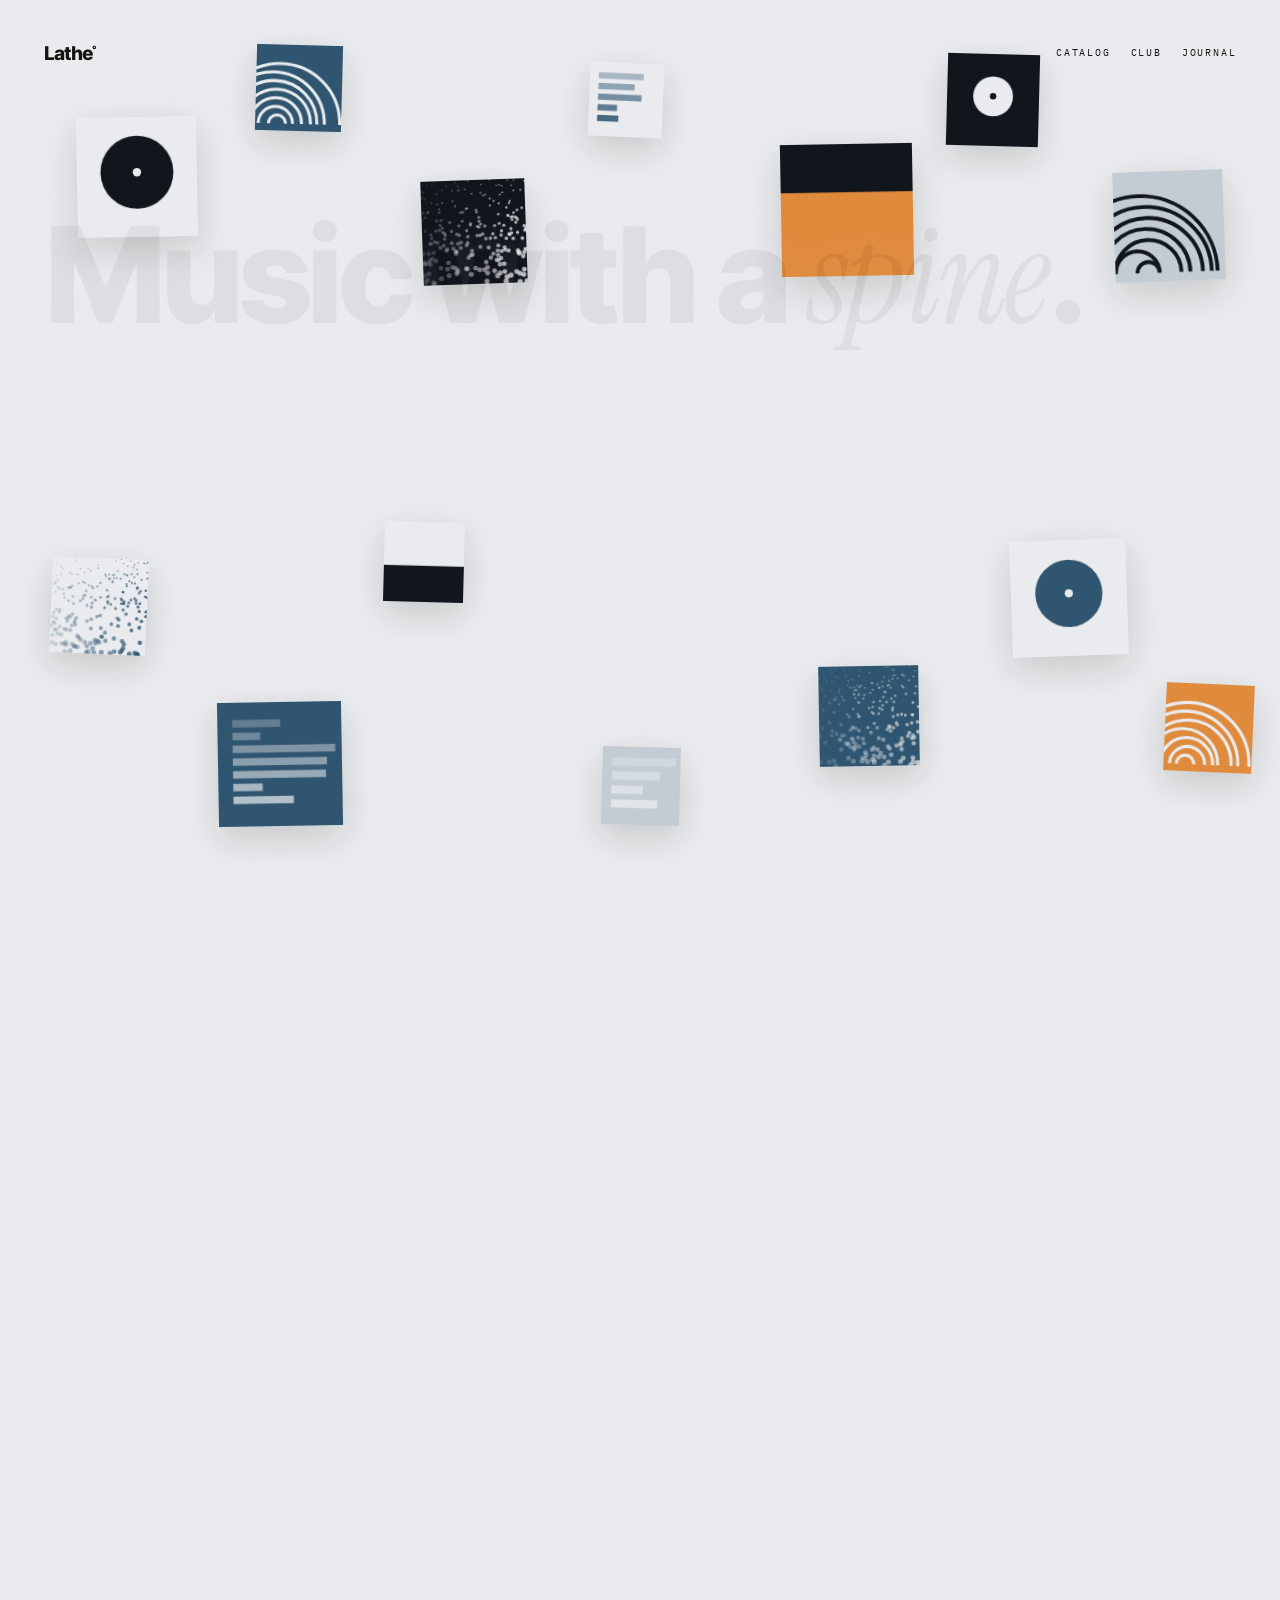
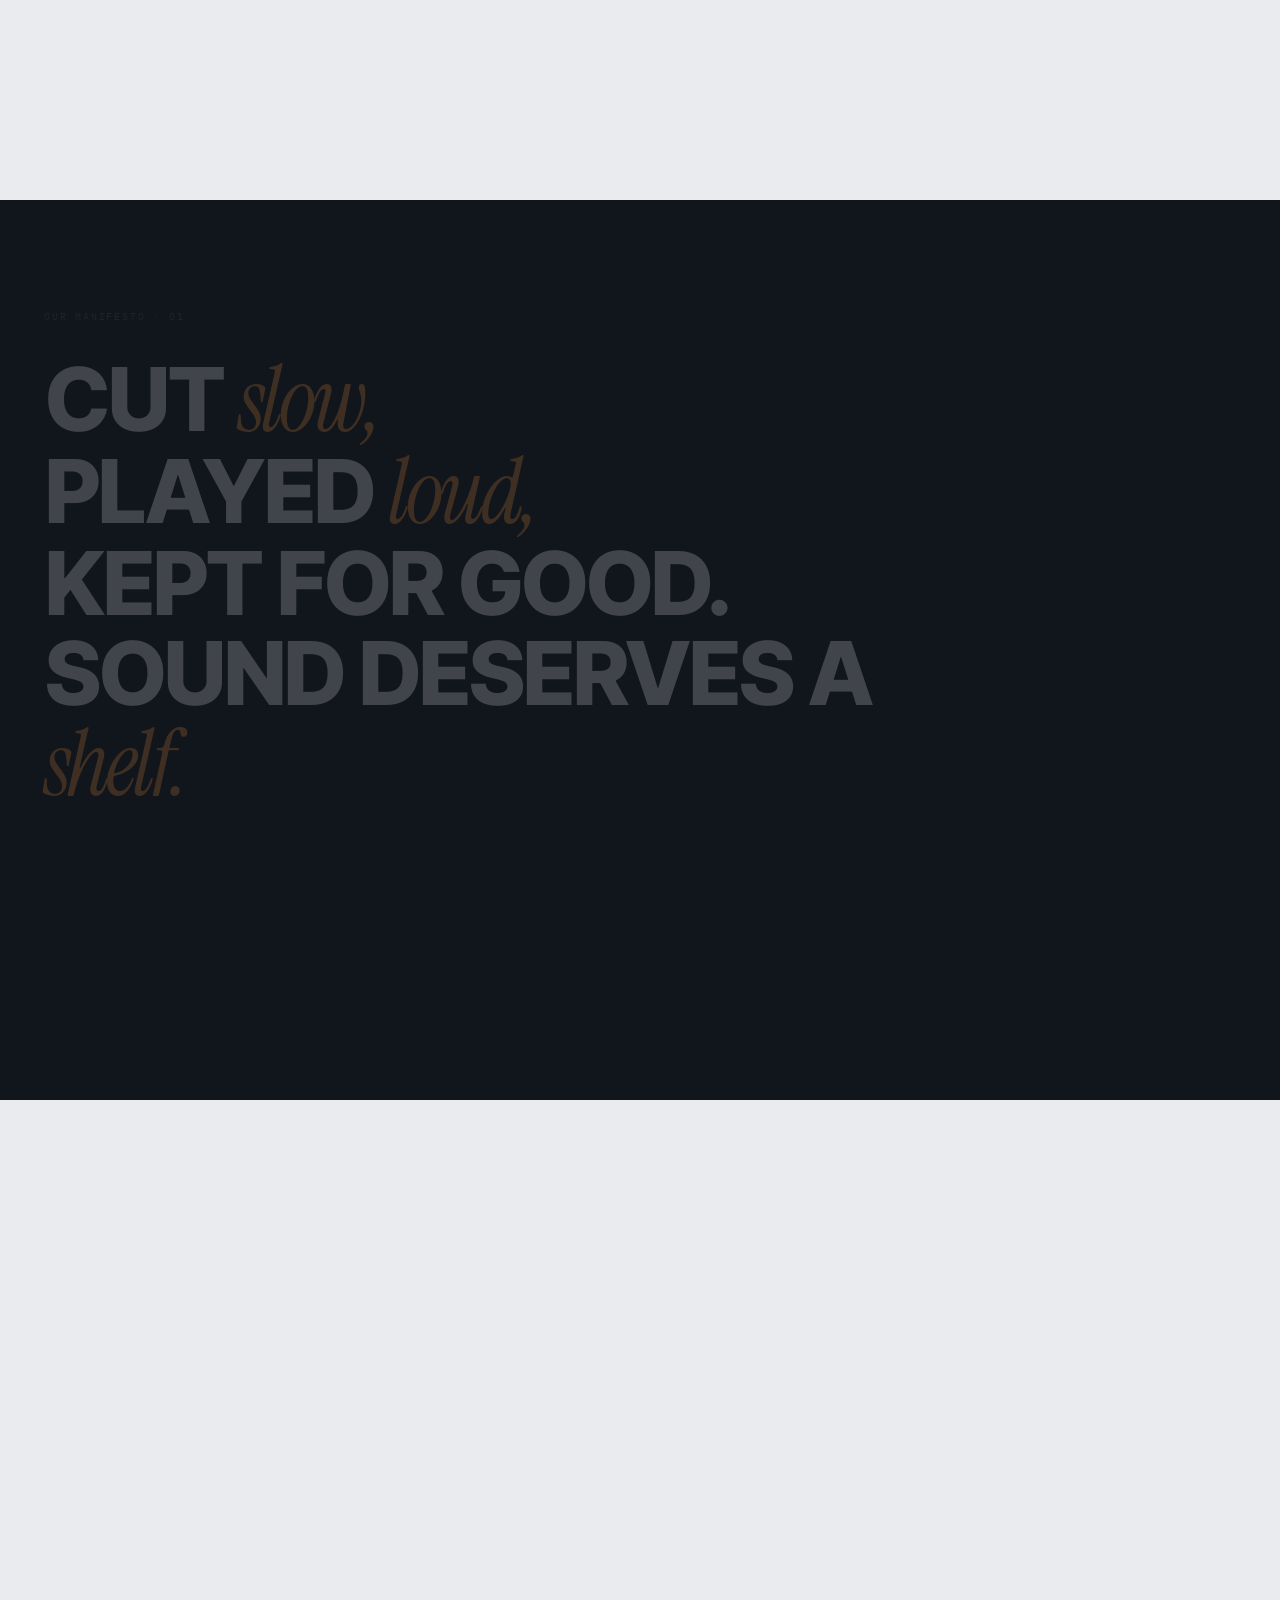
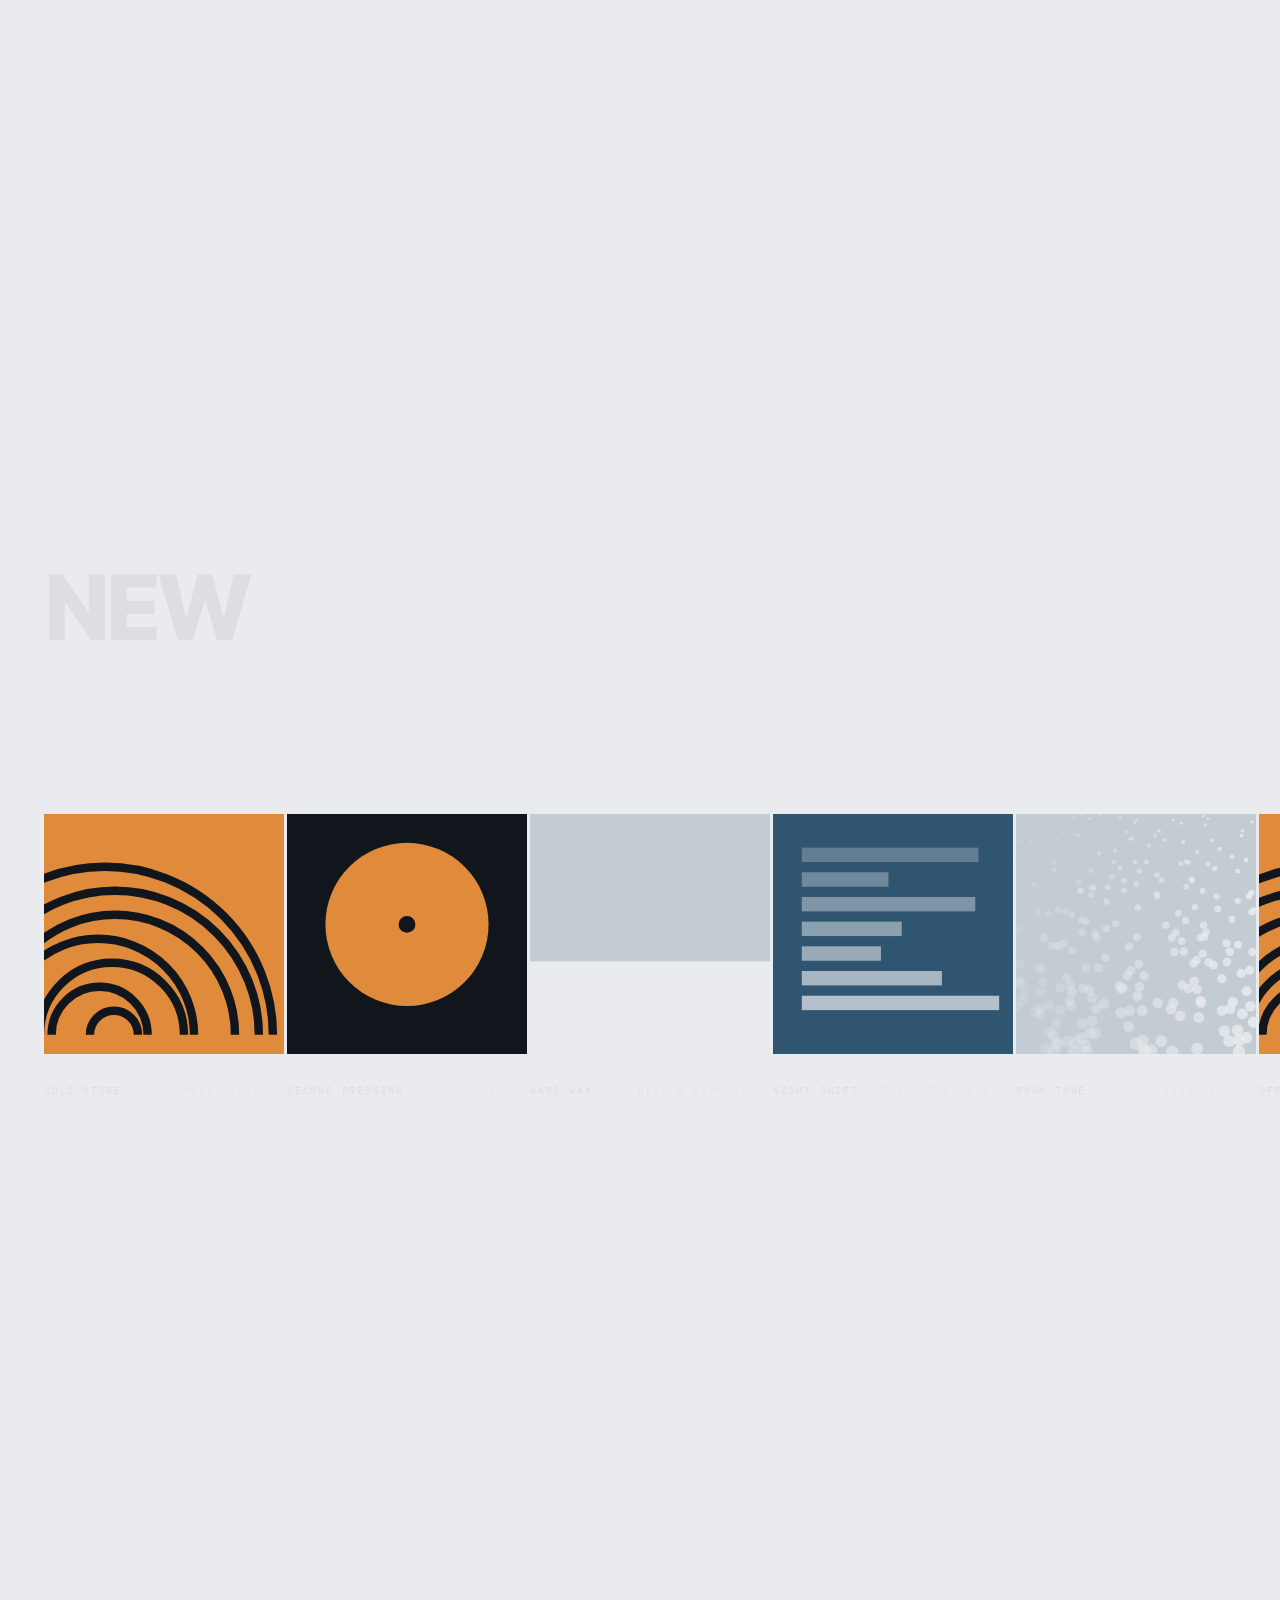
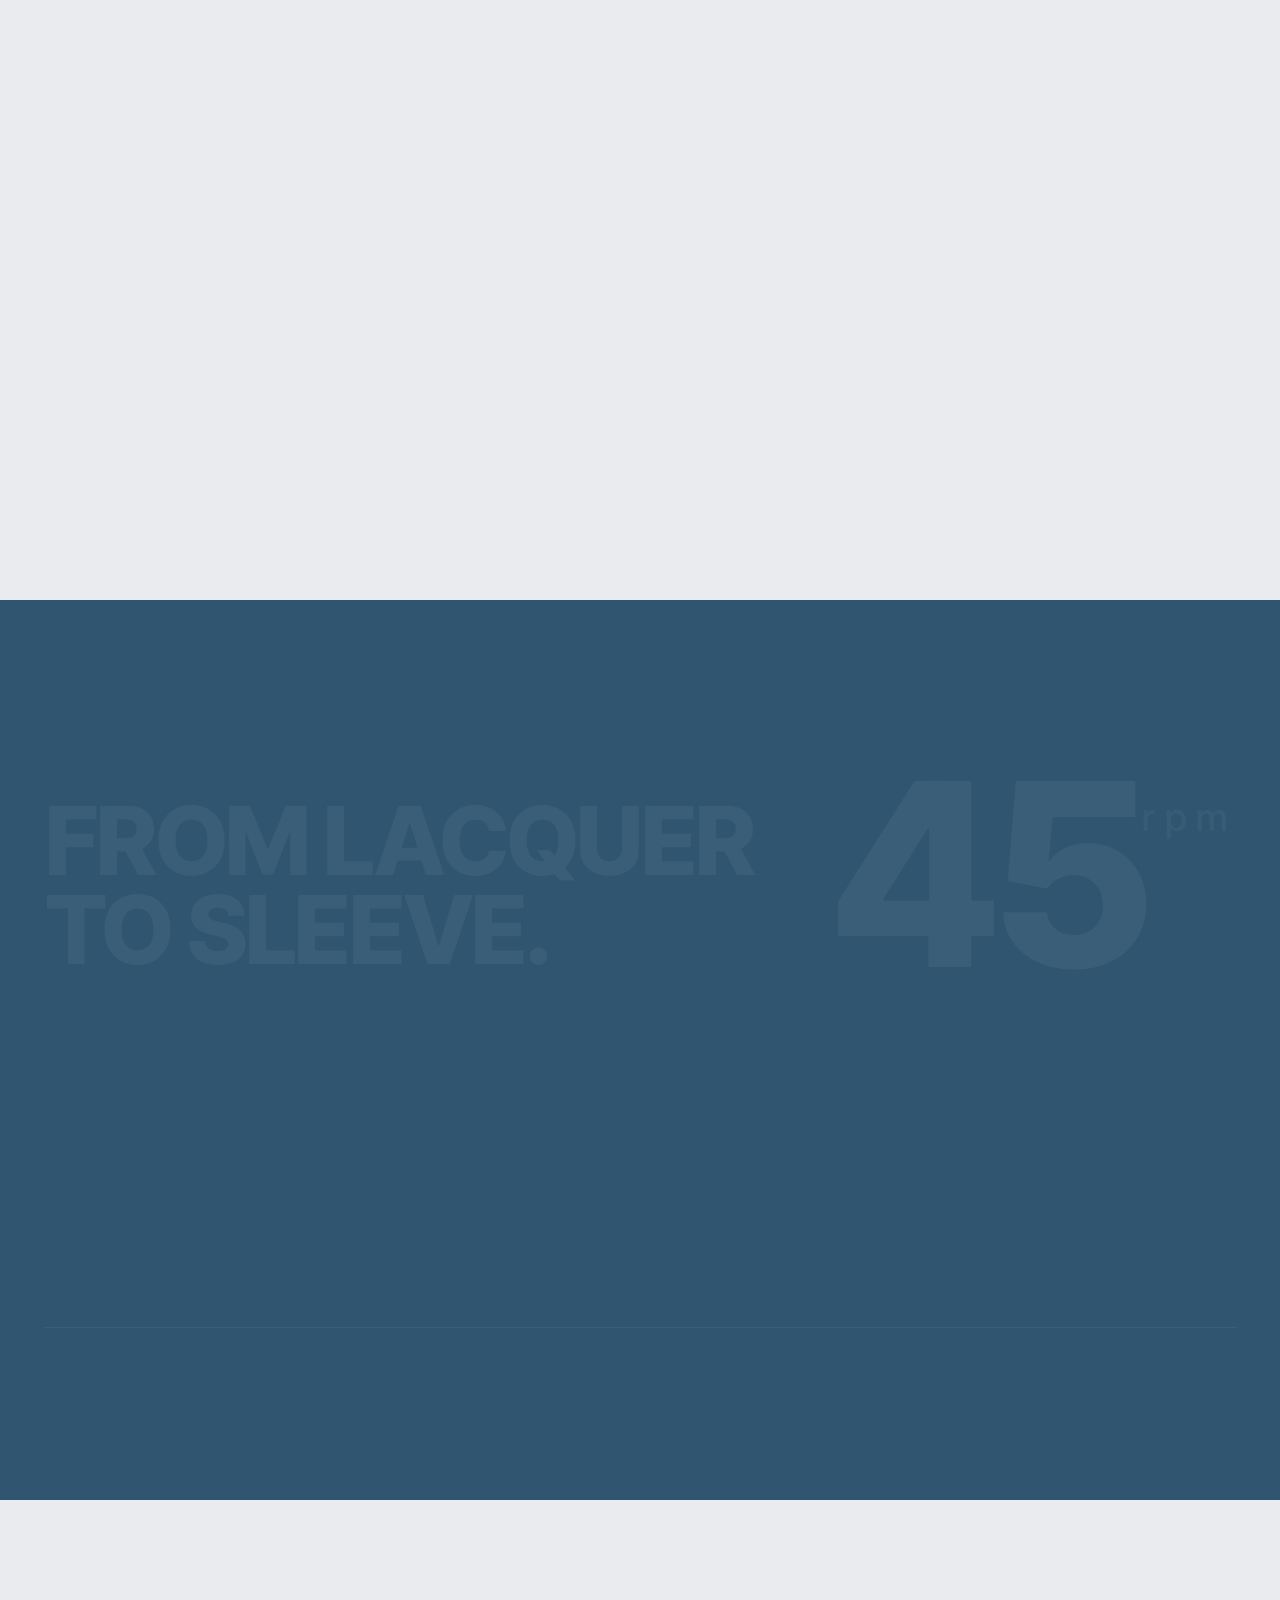
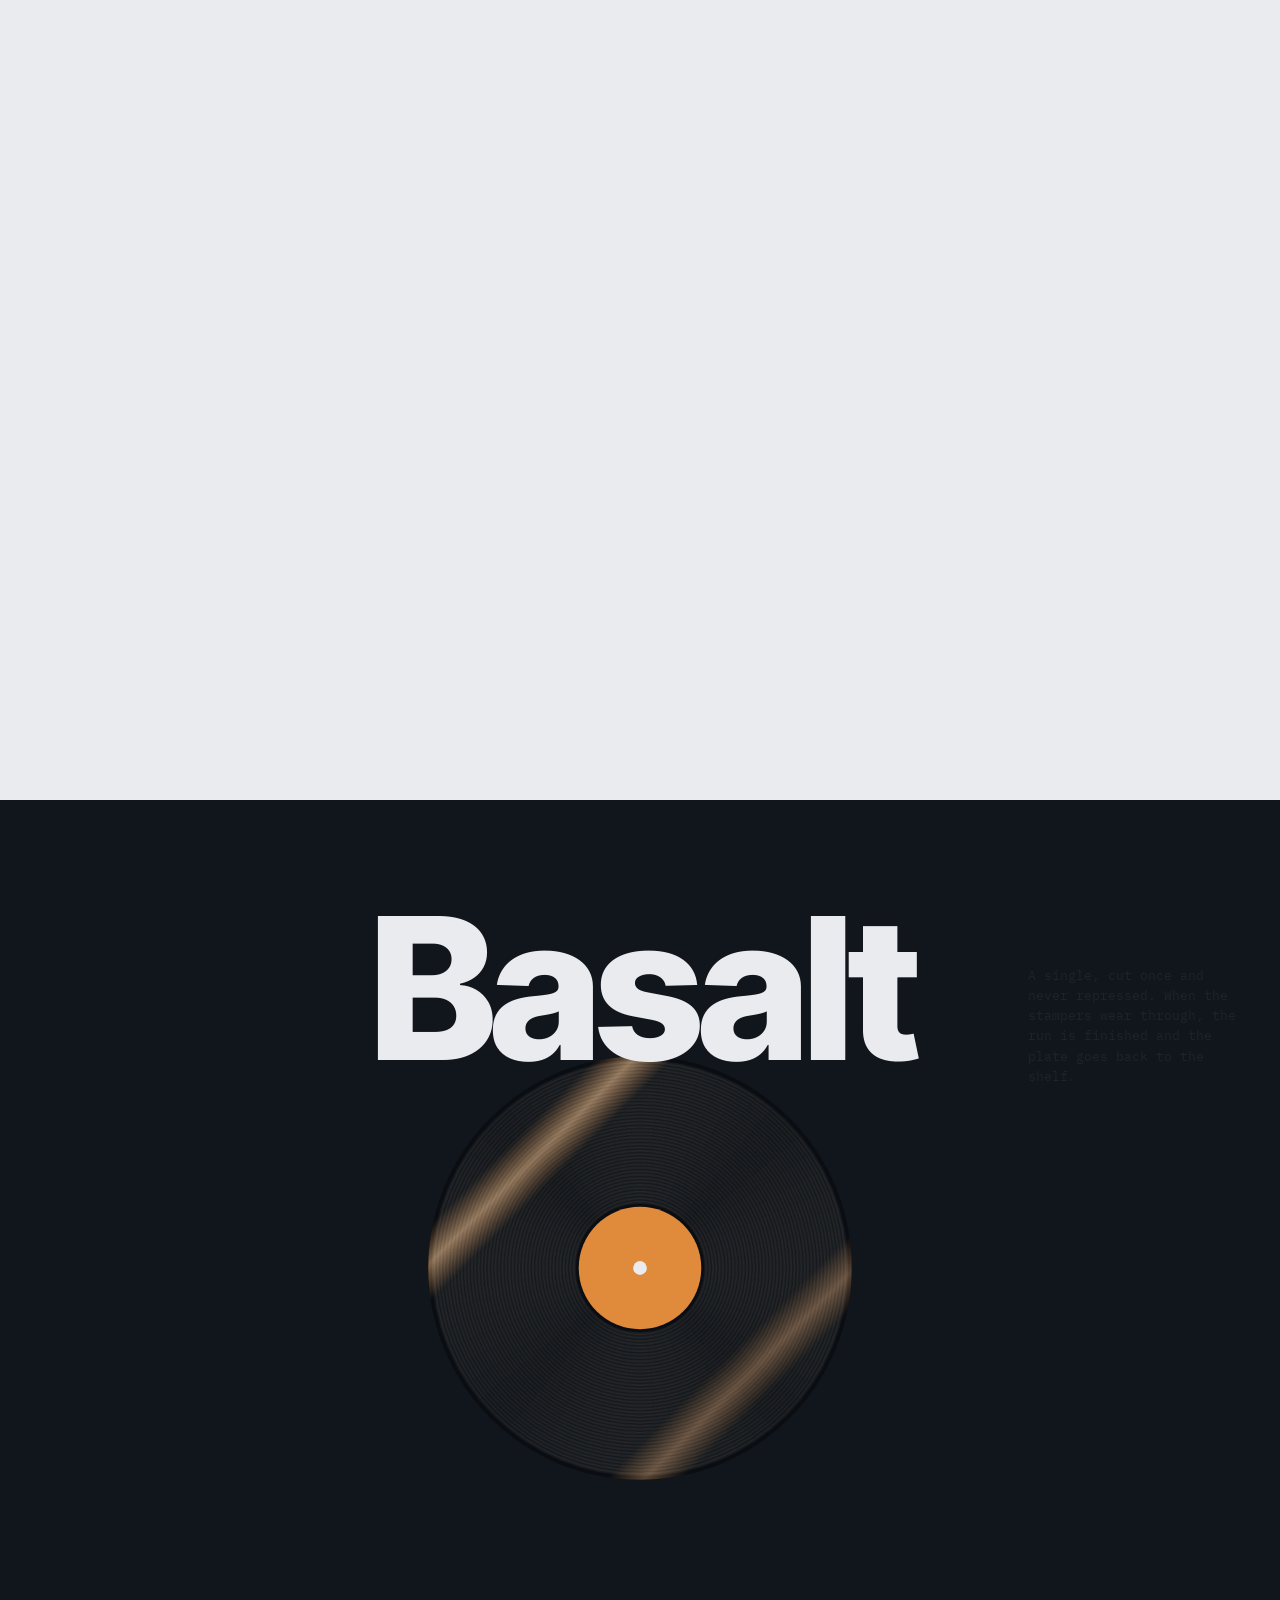
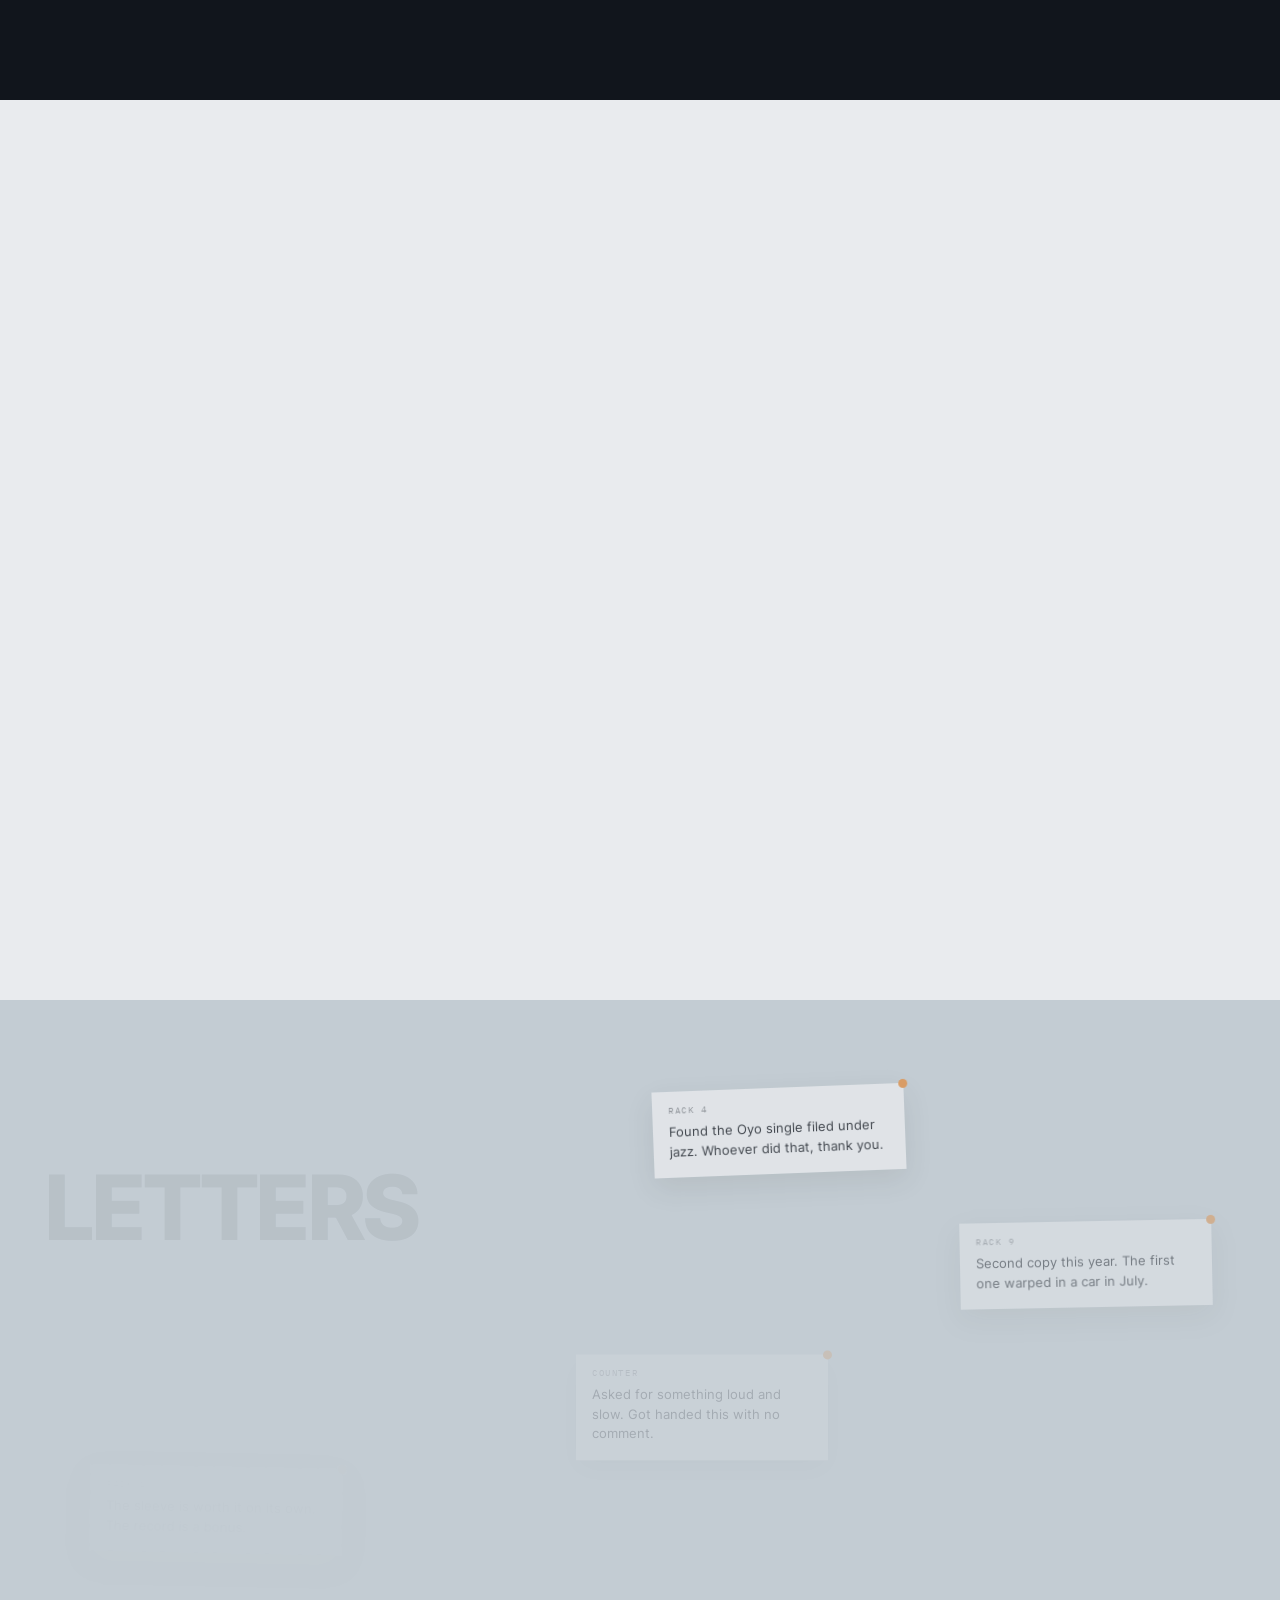
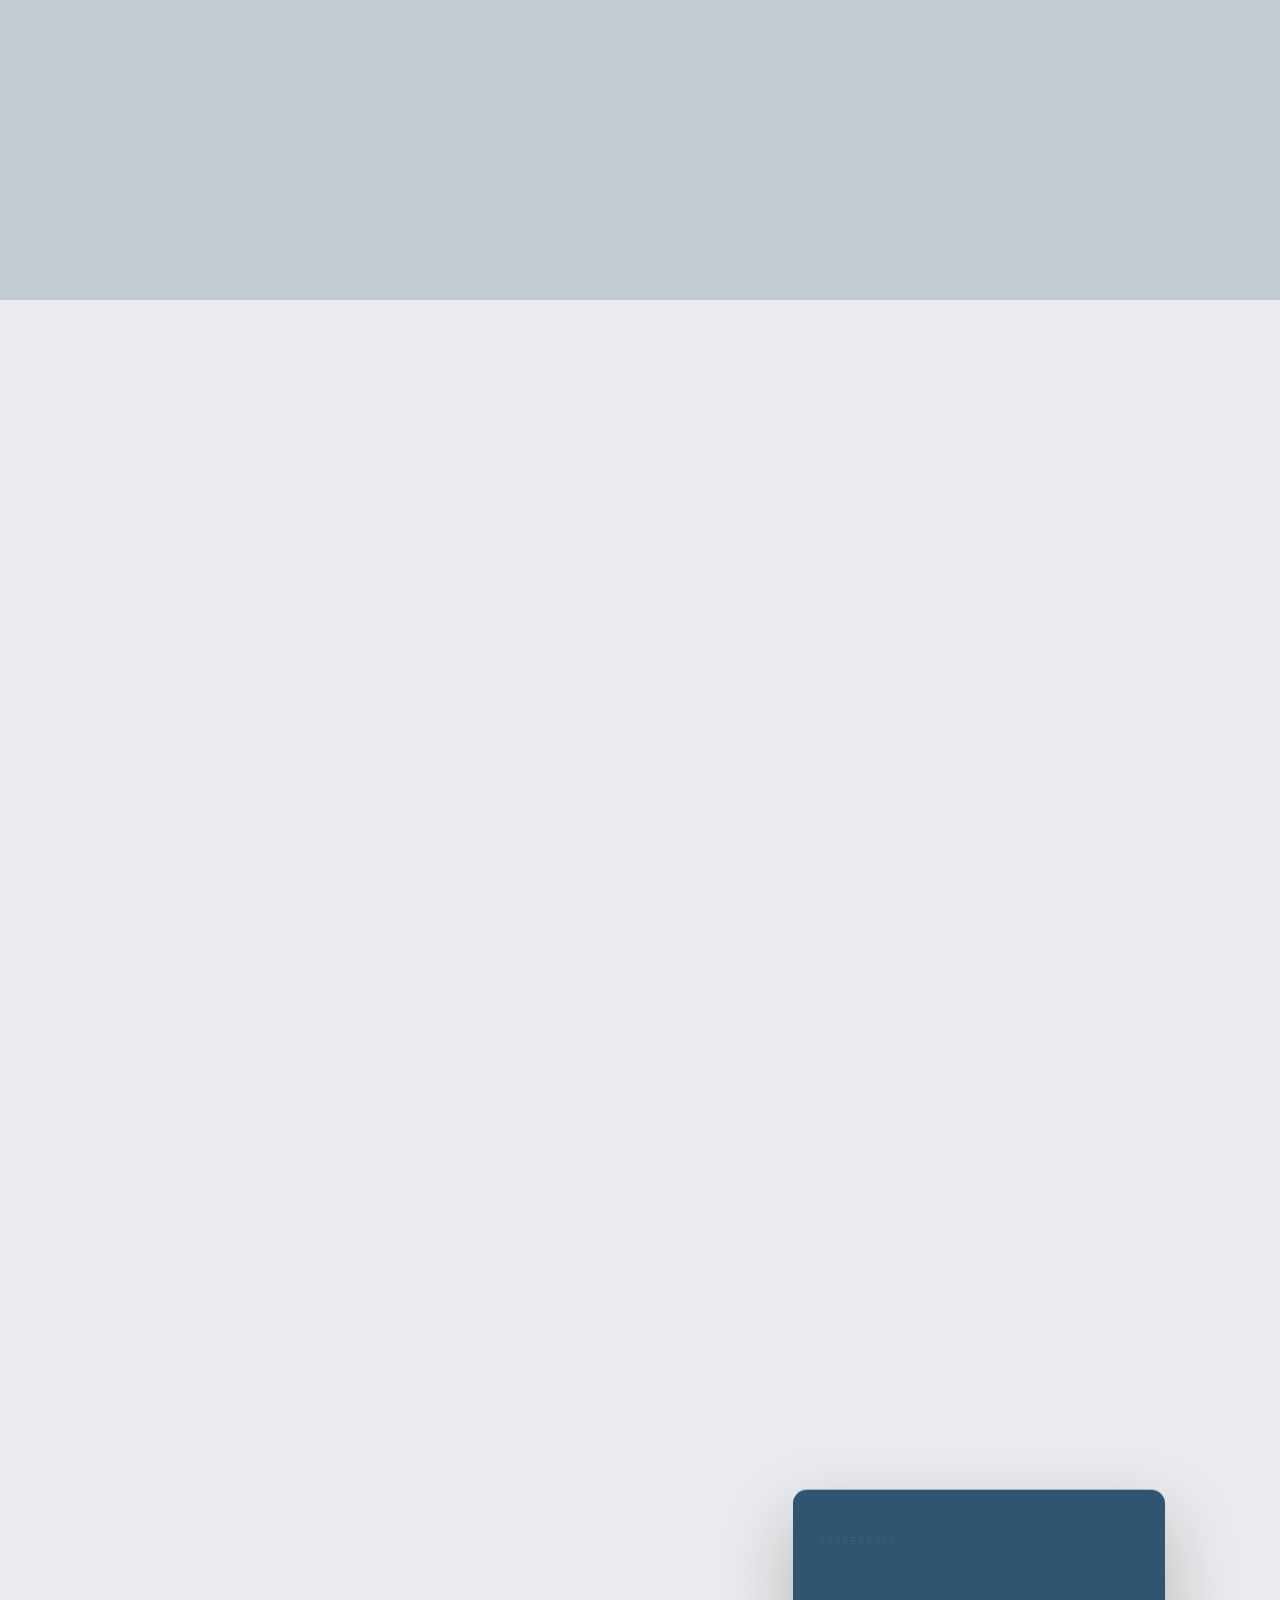
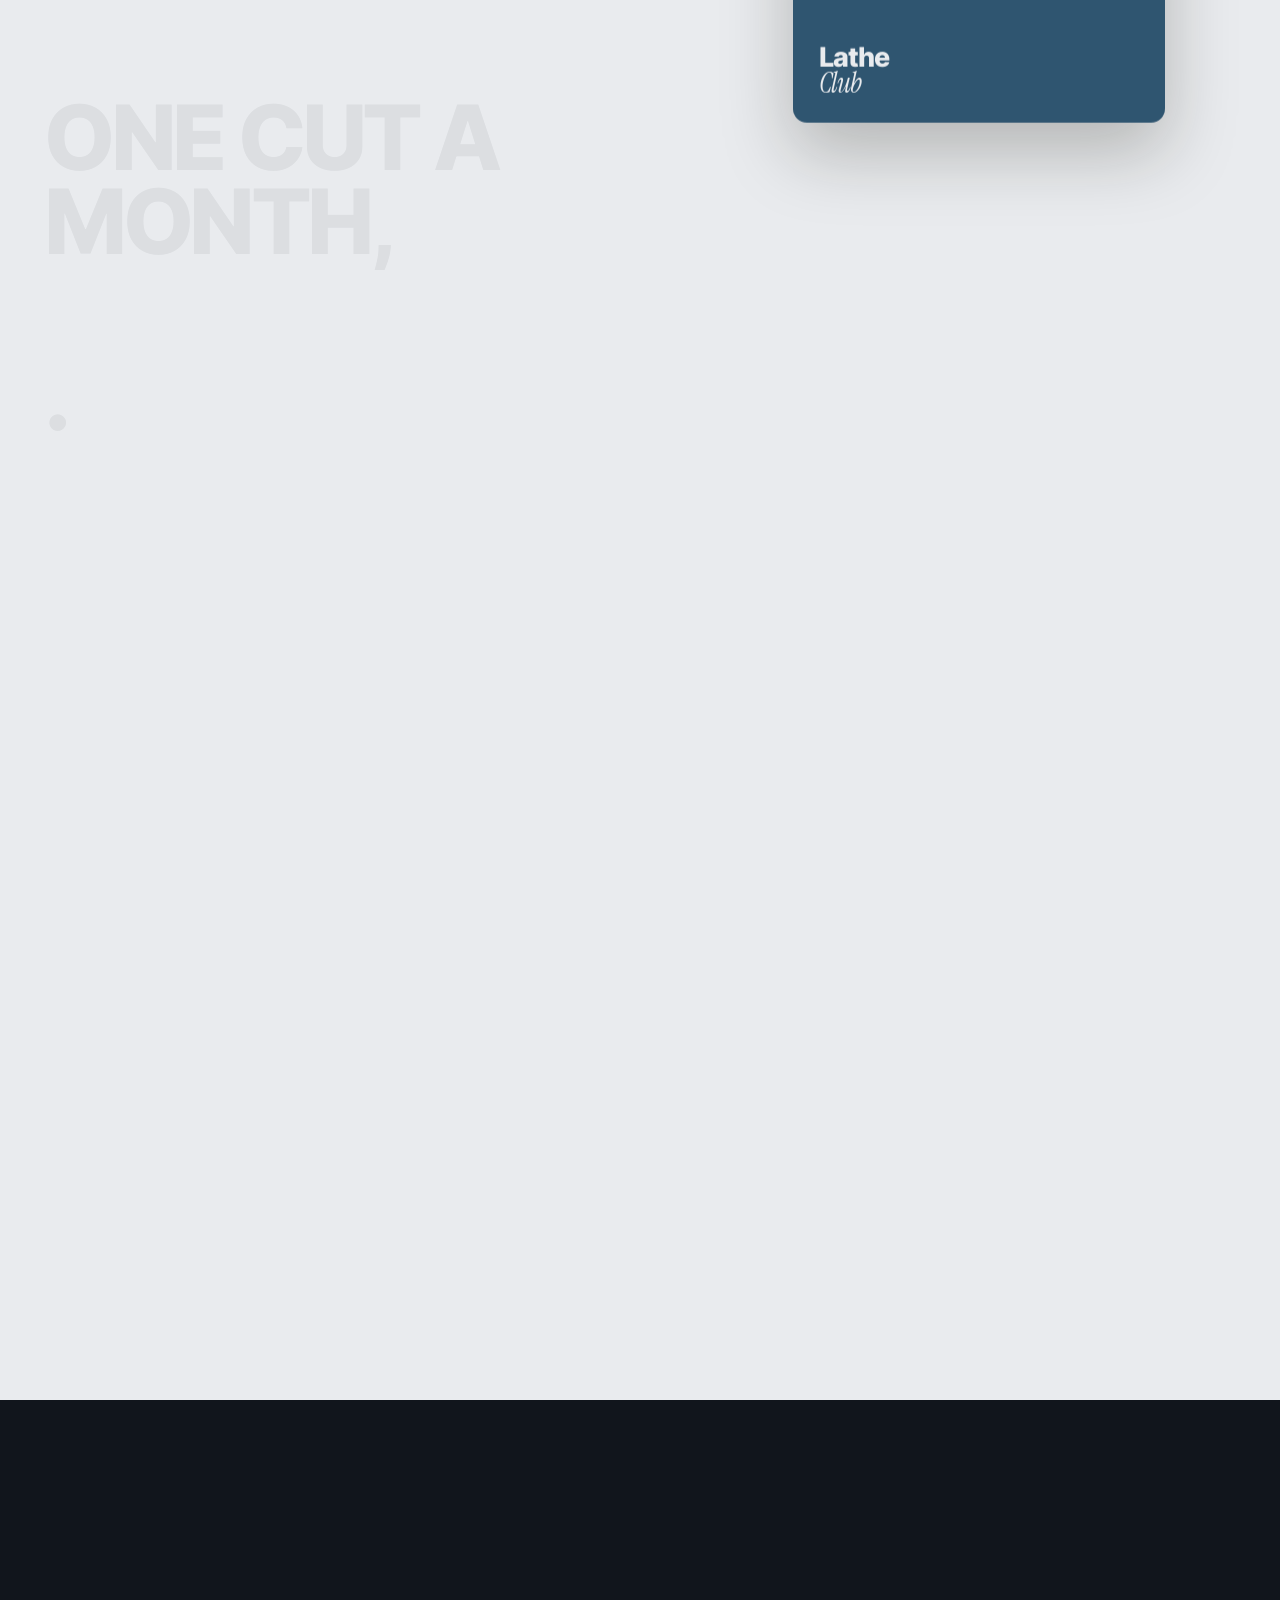
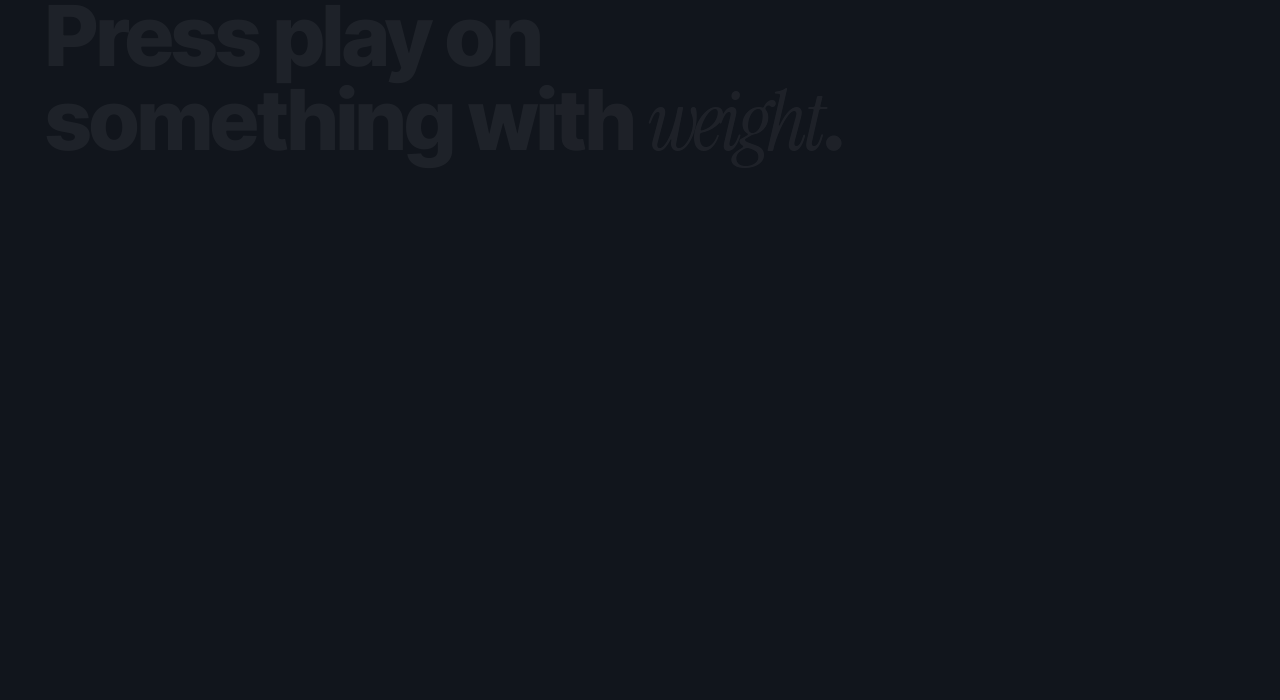
<file: .agents/skills/motion-web/cases/press-stack/index.html>
<!doctype html>
<html lang="en">
<head>
<meta charset="utf-8">
<meta name="viewport" content="width=device-width,initial-scale=1">
<meta name="description" content="Lathe - a small-batch record press. A sticky-stacked scroll page: nine grounds, one brightness sweep, and every sleeve drawn in code.">
<title>Lathe — records with a spine</title>
<style>
@font-face{font-family:"Grot";src:url([data-uri]) format("woff2");font-weight:100 900;font-style:normal;font-display:swap}
@font-face{font-family:"Ital";src:url([data-uri]) format("woff2");font-weight:400;font-style:italic;font-display:swap}
@font-face{font-family:"Serif";src:url([data-uri]) format("woff2");font-weight:400;font-style:normal;font-display:swap}
@font-face{font-family:"Mono";src:url([data-uri]) format("woff2");font-weight:400;font-style:normal;font-display:swap}
:root{
  /* every ground measured off the reference clip's mid-band at rest */
  /* The reference's cream/olive/vermilion/sage is its brand, so this case
     keeps the structure of the system — one bright ground, one near-black,
     one saturated block, one muted tint — and swaps the hues for a cool set
     with a single warm accent. Four grounds, one accent, nothing else. */
  --paper:#e9ebee;
  --olive:#11151c;
  --red:#2f5570;        /* the saturated block; steel, not vermilion */
  --sage:#c3ccd3;
  --amber:#e08a3c;      /* the only warm thing on the page */
  --ink:#11151c;
  --chalk:#e9ebee;
  --dim:.22;            /* unlit type sits at 0.22 of lit, not at zero */
  --grot:"Grot",system-ui,-apple-system,sans-serif;
  --ital:"Ital",Georgia,serif;
  --serif:"Serif",Georgia,serif;
  --mono:"Mono",ui-monospace,SFMono-Regular,Menlo,monospace;
  --gut:clamp(18px,3.4vw,52px);
}
*{box-sizing:border-box;margin:0;padding:0}
html{scroll-behavior:auto}
body{background:var(--paper);color:var(--ink);font:400 15px/1.5 var(--grot);
     -webkit-font-smoothing:antialiased}
.lab{font:400 10px/1 var(--mono);letter-spacing:.18em;text-transform:uppercase}
em{font:italic 400 1em/1 var(--ital);font-style:italic}

/* ── the stack: each screen pins itself and the next one rides over it ───── */
.sec{position:sticky;top:0;height:100vh;overflow:hidden;isolation:isolate;
     margin-bottom:100vh}
.sec:last-child{margin-bottom:0}
#s1{background:var(--paper)}  #s2{background:var(--olive);color:var(--chalk)}
#s3{background:var(--paper)}  #s4{background:var(--red);color:var(--chalk)}
#s5{background:var(--olive);color:var(--chalk)}
#s6{background:var(--sage)}   #s7{background:var(--paper)}
#s8{background:var(--olive);color:var(--chalk)}
.pad{position:absolute;inset:0;padding:calc(var(--gut) + 46px) var(--gut) var(--gut);
     display:flex;flex-direction:column}

/* ── fixed chrome ───────────────────────────────────────────────────────── */
#bar{position:fixed;top:0;left:0;right:0;z-index:40;display:flex;align-items:center;
     justify-content:space-between;padding:var(--gut) var(--gut) 0;pointer-events:none;
     mix-blend-mode:difference;color:#fff}
#bar b{font:800 19px/1 var(--grot);letter-spacing:-.05em}
#bar b i{font-style:normal;font-size:.55em;vertical-align:super}
#nav{display:flex;gap:20px}
#prog{position:fixed;left:0;top:0;height:2px;background:var(--amber);z-index:41;width:0}

/* ── 1 · hero ───────────────────────────────────────────────────────────── */
h1{font:800 clamp(46px,10.4vw,168px)/.92 var(--grot);letter-spacing:-.055em;
   max-width:12ch;margin-top:11vh;position:relative;z-index:2}
h1 em{letter-spacing:-.02em}
#sleeves{position:absolute;inset:0;pointer-events:none}
.sleeve{position:absolute;will-change:transform}
.sleeve canvas{display:block;width:100%;height:auto;box-shadow:0 12px 34px rgba(23,24,12,.16)}
h1{text-shadow:0 0 26px var(--paper),0 0 60px var(--paper)}
.foot{margin-top:28px;position:relative;z-index:2;display:flex;gap:clamp(14px,4vw,64px);flex-wrap:wrap;opacity:.62}

/* ── 2 · the manifesto, lit by a wipe that scroll drives ────────────────── */
.manifesto{margin:6vh 0 0;font:800 clamp(30px,6.9vw,112px)/1.02 var(--grot);
           letter-spacing:-.045em;text-transform:uppercase;max-width:15ch}
.manifesto .w{display:inline-block;opacity:var(--dim);will-change:opacity}
.manifesto .w.i{font:italic 400 1.02em/1 var(--ital);text-transform:none;color:var(--amber)}

/* ── 3 · the pressings rail ─────────────────────────────────────────────── */
.stack2{margin-top:6vh;font:800 clamp(34px,7vw,104px)/.94 var(--grot);letter-spacing:-.05em}
.stack2 em{display:block;font-size:1.02em}
#rail3{position:absolute;left:0;right:0;top:46%;display:flex;gap:clamp(12px,2vw,30px);
       padding-inline:var(--gut);will-change:transform}
#rail3 figure{flex:0 0 auto;width:clamp(150px,17vw,236px)}
#rail3 canvas{display:block;width:100%;height:auto}
#rail3 figcaption{margin-top:10px;display:flex;justify-content:space-between;gap:10px}

/* ── 4 · lacquer, giant numeral ─────────────────────────────────────────── */
.rowbig{margin-top:7vh;display:flex;align-items:flex-end;justify-content:space-between;gap:var(--gut)}
h2{font:800 clamp(34px,7.4vw,116px)/.94 var(--grot);letter-spacing:-.05em;text-transform:uppercase}
.big{font:800 clamp(90px,20vw,300px)/.78 var(--grot);letter-spacing:-.06em;
     display:flex;align-items:flex-start}
.big s{text-decoration:none;font-size:.15em;padding-top:.72em;letter-spacing:.2em;
       font-weight:500;opacity:.75}
.grid4{position:absolute;left:var(--gut);right:var(--gut);bottom:14%;display:grid;
       grid-template-columns:repeat(4,1fr);border-top:1px solid currentColor}
.grid4 div{padding:14px 12px 20px;border-right:1px solid currentColor;opacity:.9;line-height:1.7}
.grid4 div:last-child{border-right:0}

/* ── 5 · basalt ─────────────────────────────────────────────────────────── */
.hugeword{position:absolute;left:var(--gut);right:var(--gut);top:11%;z-index:2;
          font:800 clamp(58px,15.5vw,250px)/.9 var(--grot);letter-spacing:-.055em;
          text-align:center}
#disc{position:absolute;left:50%;top:52%;transform:translate(-50%,-50%);
      width:min(46vw,430px);will-change:transform}
#disc canvas{display:block;width:100%;height:auto}
.side{position:absolute;top:16%;right:var(--gut);max-width:26ch;opacity:.66;
      font:400 13px/1.55 var(--mono)}

/* ── 6 · the racks ──────────────────────────────────────────────────────── */
.notes{position:absolute;inset:0}
.note{position:absolute;background:var(--paper);padding:14px 16px 16px;width:min(252px,62vw);
      box-shadow:0 10px 26px rgba(23,24,12,.10);font:400 13px/1.5 var(--grot)}
.note b{display:block;font:400 9px/1 var(--mono);letter-spacing:.18em;
        text-transform:uppercase;opacity:.5;margin-bottom:8px}
.note u{position:absolute;right:-4px;top:-4px;width:9px;height:9px;border-radius:999px;
        background:var(--amber);text-decoration:none}

/* ── 7 · the club card ──────────────────────────────────────────────────── */
#card{position:absolute;right:9%;top:42%;width:min(31vw,372px);aspect-ratio:1.6;
      background:var(--red);color:var(--chalk);border-radius:14px;padding:24px 26px;
      display:flex;flex-direction:column;justify-content:space-between;
      box-shadow:0 30px 70px rgba(23,24,12,.25);will-change:transform}
#card .n{font:800 27px/1 var(--grot);letter-spacing:-.04em}
#card .n em{display:block;font-size:1.02em}

/* ── 8 · footer ─────────────────────────────────────────────────────────── */
.end{margin:9vh 0 0;font:800 clamp(32px,6.6vw,104px)/1 var(--grot);letter-spacing:-.05em;
     max-width:14ch}

/* ── preloader ──────────────────────────────────────────────────────────── */
#pre{position:fixed;inset:0;z-index:60;background:var(--olive);color:var(--chalk);
     display:flex;align-items:center;justify-content:center;flex-direction:column;gap:18px;
     will-change:transform}
#pre b{font:800 21px/1 var(--grot);letter-spacing:-.05em}
#pre b i{font-style:normal;font-size:.55em;vertical-align:super}
#count{font:400 clamp(30px,6vw,74px)/1 var(--mono);color:var(--amber);letter-spacing:.02em}

@media (max-width:760px){
  .grid4{grid-template-columns:repeat(2,1fr);top:30%}
  .grid4 div:nth-child(2){border-right:0}
  #card{right:auto;left:var(--gut);width:auto;max-width:74vw}
  .rowbig{flex-direction:column;align-items:flex-start;gap:12px}
  #disc{width:64vw}
  .note{width:min(210px,68vw)}
}
@media (prefers-reduced-motion:reduce){ #pre{display:none} }
</style>
</head>
<body>
<div id="pre"><b>Lathe<i>&deg;</i></b><span id="count">00</span></div>
<div id="prog" aria-hidden="true"></div>

<header id="bar">
  <b>Lathe<i>&deg;</i></b>
  <nav id="nav" class="lab" aria-hidden="true"><span>Catalog</span><span>Club</span><span>Journal</span></nav>
</header>

<main>
<section class="sec" id="s1">
  <div id="sleeves" aria-hidden="true"></div>
  <div class="pad">
    <h1>Music with a <em>spine</em>.</h1>
    <div class="foot lab">
      <span>Small-batch lacquer</span><span>Cut in one pass</span>
      <span>Sleeves printed, not wrapped</span><span>Est. no. 041</span>
    </div>
  </div>
</section>

<section class="sec" id="s2">
  <div class="pad">
    <span class="lab" style="opacity:.5">Our manifesto &middot; 01</span>
    <p class="manifesto" id="mani"></p>
  </div>
</section>

<section class="sec" id="s3">
  <div class="pad"><h2 class="stack2">New<em>Pressings</em></h2></div>
  <div id="rail3" aria-hidden="true"></div>
</section>

<section class="sec" id="s4">
  <div class="pad">
    <div class="grid4 lab">
      <div>Lacquer cut<br>at 45 rpm</div><div>Plated in<br>three baths</div>
      <div>Pressed on<br>140 g virgin</div><div>Sleeved by<br>hand, numbered</div>
    </div>
    <div class="rowbig">
      <h2>From lacquer<br>to sleeve.</h2>
      <span class="big">45<s>rpm</s></span>
    </div>
  </div>
</section>

<section class="sec" id="s5">
  <p class="hugeword">Basalt</p>
  <div id="disc" aria-hidden="true"></div>
  <div class="pad"><p class="side">A single, cut once and never repressed. When the
    stampers wear through, the run is finished and the plate goes back to the shelf.</p></div>
</section>

<section class="sec" id="s6">
  <div class="notes" id="notes" aria-hidden="true"></div>
  <div class="pad"><h2 class="stack2">Letters<em>from the racks</em></h2></div>
</section>

<section class="sec" id="s7">
  <div class="pad">
    <h2 class="stack2" style="margin-top:auto;max-width:11ch">One cut a month,<em>chosen by ears</em>.</h2>
    <div class="foot lab"><span>Cancel whenever</span><span>Ships the first Friday</span><span>No algorithm involved</span></div>
  </div>
  <div id="card"><span class="lab">Membership</span><span class="n">Lathe<em>Club</em></span></div>
</section>

<section class="sec" id="s8">
  <div class="pad"><p class="end">Press play on something with <em>weight</em>.</p>
    <div class="foot lab"><span>&copy; Lathe</span><span>Cutting room, unit 12</span><span>Open Thursdays</span></div>
  </div>
</section>
</main>

<script>
"use strict";
/* ── press-stack ────────────────────────────────────────────────────────────
   The opposite answer to cases/wheel-rail. There the wheel is hijacked and a
   rail is translated; here scroll is left alone and every screen pins itself
   with position:sticky while the next one rides over it. Same problem, and the
   two constraints that follow are opposite: a hijacked rail can compute any
   progress it likes but cannot use sticky at all, while a sticky stack gets
   pinning for free and has to read progress back out of the document.
   Numbers in README §1; all of them come off refs/4-side-b.mp4.            */
const RM = matchMedia("(prefers-reduced-motion: reduce)").matches;

const DIM     = 0.22;                       // unlit type, measured 51/230
const SWEEP   = { span: 0.20, lean: 0.17 }; // per-word ramp, and its left lean
const PRE     = { ms: 2200, hold: 260 };    // counter 00 -> 100, then the wipe
const POINTER = { sleeve: 34, card: 12, follow: 3.6 };
const PALETTE = ["#2f5570", "#11151c", "#c3ccd3", "#e9ebee", "#e08a3c"];

const $  = (s) => document.querySelector(s);
const $$ = (s) => [...document.querySelectorAll(s)];
const clamp = (v) => v < 0 ? 0 : v > 1 ? 1 : v;
const ease  = (q) => q * q * (3 - 2 * q);

/* seeded noise so every reload draws the same record shop */
function rng(seed){
  let s = seed >>> 0;
  return () => (s = (s * 1664525 + 1013904223) >>> 0) / 4294967296;
}

/* ── sleeve art, drawn rather than photographed ─────────────────────────────
   Album covers are graphic design, not photography: a colour field, a couple
   of shapes, a line of type. That is drawable, and drawing it is the only way
   this case ships without either stock photos or the grey gradient rectangles
   that four earlier cases in this skill used as a stand-in for real art.   */
function sleeve(seed, px){
  const c = document.createElement("canvas"), r = rng(seed);
  const S = px * (window.devicePixelRatio > 1 ? 2 : 1);
  c.width = c.height = S; c.style.width = px + "px"; c.style.height = px + "px";
  const x = c.getContext("2d"), P = PALETTE;
  const pick = (n) => P[(r() * n | 0) % P.length];
  const bg = pick(5); x.fillStyle = bg; x.fillRect(0, 0, S, S);
  let ink = pick(5); if (ink === bg) ink = P[(P.indexOf(bg) + 2) % P.length];
  x.fillStyle = x.strokeStyle = ink;
  const kind = seed % 5;
  if (kind === 0){                                   // split field
    x.fillRect(0, 0, S, S * (0.28 + r() * 0.4));
  } else if (kind === 1){                            // concentric arcs
    x.lineWidth = S * 0.035;
    for (let i = 1; i <= 7; i++){
      x.beginPath();
      x.arc(S * (0.2 + r() * 0.1), S * 0.92, S * 0.1 * i, Math.PI, Math.PI * 2);
      x.stroke();
    }
  } else if (kind === 2){                            // stacked bars
    const n = 4 + (r() * 4 | 0);
    for (let i = 0; i < n; i++){
      const h = S / n;
      x.globalAlpha = 0.35 + i / n * 0.65;
      x.fillRect(S * 0.12, S * 0.14 + i * h * 0.72, S * (0.2 + r() * 0.66), h * 0.42);
    }
    x.globalAlpha = 1;
  } else if (kind === 3){                            // one big disc
    x.beginPath(); x.arc(S * 0.5, S * 0.46, S * (0.2 + r() * 0.16), 0, 7); x.fill();
    x.fillStyle = bg;
    x.beginPath(); x.arc(S * 0.5, S * 0.46, S * 0.035, 0, 7); x.fill();
  } else {                                           // halftone drift
    for (let i = 0; i < 220; i++){
      const u = r(), v = r();
      x.globalAlpha = 0.15 + u * 0.7;
      x.beginPath(); x.arc(S * u, S * v, S * 0.006 + S * 0.02 * v, 0, 7); x.fill();
    }
    x.globalAlpha = 1;
  }
  return c;
}

/* ── a record: grooves, a label, and one specular sweep across the vinyl ─── */
function vinyl(px){
  const c = document.createElement("canvas");
  const S = px * (window.devicePixelRatio > 1 ? 2 : 1);
  c.width = c.height = S; c.style.width = px + "px"; c.style.height = px + "px";
  const x = c.getContext("2d"), R = S / 2;
  x.fillStyle = "#0a0d12";
  x.beginPath(); x.arc(R, R, R * 0.985, 0, 7); x.fill();
  x.lineWidth = Math.max(1, S / 900);
  for (let i = 0; i < 190; i++){
    const rr = R * (0.30 + 0.67 * i / 190);
    x.strokeStyle = `rgba(226,222,206,${0.028 + 0.070 * Math.abs(Math.sin(i * 0.7))})`;
    x.beginPath(); x.arc(R, R, rr, 0, 7); x.stroke();
  }
  // one light source raking across the disc: two narrow arcs, everything
  // between them stays black. A wide wash reads as a gold plate, not vinyl.
  const g = x.createLinearGradient(0, 0, S, S);
  g.addColorStop(0,    "rgba(255,150,60,0)");
  g.addColorStop(.205, "rgba(255,150,60,0)");
  g.addColorStop(.250, "rgba(255,196,132,.46)");
  g.addColorStop(.295, "rgba(255,150,60,0)");
  g.addColorStop(.705, "rgba(255,150,60,0)");
  g.addColorStop(.750, "rgba(255,180,110,.30)");
  g.addColorStop(.795, "rgba(255,150,60,0)");
  g.addColorStop(1,    "rgba(255,150,60,0)");
  x.globalCompositeOperation = "lighter"; x.fillStyle = g;
  x.beginPath(); x.arc(R, R, R * 0.985, 0, 7); x.fill();
  x.globalCompositeOperation = "source-over";
  x.fillStyle = "#e08a3c";
  x.beginPath(); x.arc(R, R, R * 0.285, 0, 7); x.fill();
  x.fillStyle = "#e9ebee";
  x.beginPath(); x.arc(R, R, R * 0.032, 0, 7); x.fill();
  return c;
}

/* ── build the page's drawn furniture ──────────────────────────────────── */
const SLEEVE_POS = [
  [.06,.13,120],[.20,.05,86],[.33,.20,104],[.46,.07,74],[.61,.16,132],
  [.74,.06,92],[.87,.19,110],[.04,.62,96],[.17,.78,124],[.30,.58,80],
  [.79,.60,116],[.91,.76,88],[.64,.74,100],[.47,.83,78],
];
const SLEEVES = SLEEVE_POS.map(([x, y, px], i) => {
  const d = document.createElement("div");
  d.className = "sleeve";
  d.style.cssText = `left:${x*100}%;top:${y*100}%;width:${px}px`;
  d.appendChild(sleeve(9173 + i * 733, px));
  $("#sleeves").appendChild(d);
  return { el: d, depth: 0.35 + (px - 74) / 58 * 0.65, spin: (i % 2 ? 1 : -1) * (2 + i % 4) };
});

const TITLES = [["Cold Store","Mira Vance"],["Second Pressing","Oyo"],
  ["Hard Wax","Bell & Ferrous"],["Night Shift","The Lathe Trio"],
  ["Room Tone","Anna Reso"],["Off Centre","Kudzu"],["Test Cut","V/A"]];
TITLES.forEach(([t, a], i) => {
  const f = document.createElement("figure");
  f.appendChild(sleeve(4421 + i * 977, 240));
  const cap = document.createElement("figcaption");
  cap.className = "lab";
  cap.innerHTML = `<span>${t}</span><span style="opacity:.55">${a}</span>`;
  f.appendChild(cap);
  $("#rail3").appendChild(f);
});
$("#disc").appendChild(vinyl(430));

const NOTES = [
  [".51",".09","Rack 4","Found the Oyo single filed under jazz. Whoever did that, thank you."],
  [".75",".23","Rack 9","Second copy this year. The first one warped in a car in July."],
  [".45",".37","Counter","Asked for something loud and slow. Got handed this with no comment."],
  [".07",".49","Rack 1","The sleeve is worth it on its own. The record is a bonus."],
  [".31",".62","Listening post","Played side B first by mistake and it turned out to be the right order."],
  [".65",".57","Rack 12","Bought it for the cover. Kept it for the run-out groove message."],
];
NOTES.forEach(([x, y, where, body], i) => {
  const n = document.createElement("div");
  n.className = "note";
  n.style.cssText = `left:${(+x)*100}%;top:${(+y)*100}%`;
  n.innerHTML = `<u></u><b>${where}</b>${body}`;
  $("#notes").appendChild(n);
  n.dataset.i = i;
});
const NOTE_EL = $$(".note");

/* Everything a screen shows arrives while that screen is whole, not while it is
   being covered. One list per screen so the stagger reads in DOM order. */
const RISE = $$(".sec").map(sec => [...sec.querySelectorAll(
  "h1, h2, .stack2 em, .lab, .foot span, .grid4 div, figcaption, .side, .end, .big"
)].filter(el => !el.closest(".manifesto")));
RISE.flat().forEach(el => { el.style.willChange = "transform,opacity"; });

/* ── the manifesto, split so the wipe has something to light ──────────── */
const LINES = [["Cut","slow,"],["Played","loud,"],["Kept","for","good."],
               ["Sound","deserves","a","shelf."]];
const ITAL = new Set(["slow,", "loud,", "shelf."]);
const mani = $("#mani");
mani.setAttribute("aria-label", LINES.map(l => l.join(" ")).join(" "));
const WORDS = [];
LINES.forEach((line, li) => {
  line.forEach((w, wi) => {
    const s = document.createElement("span");
    s.className = "w" + (ITAL.has(w) ? " i" : "");
    s.textContent = w; s.setAttribute("aria-hidden", "true");
    mani.appendChild(s); mani.appendChild(document.createTextNode(" "));
    WORDS.push({ el: s, key: li / LINES.length + (wi / line.length) * SWEEP.lean / LINES.length });
  });
  if (li < LINES.length - 1) mani.appendChild(document.createElement("br"));
});

/* ── section progress, read back out of the document ──────────────────── */
const SECS = $$(".sec").map(el => ({ el, top: 0, h: 0 }));
let vh = innerHeight;
function measure(){
  vh = innerHeight;
  for (const s of SECS){ s.top = s.el.offsetTop; s.h = s.el.offsetHeight; }
}
measure();
addEventListener("resize", () => { measure(); paint(); });

/* pointer, lagged, so the drawn furniture answers the mouse */
let ptr = { x: .5, y: .5 }, lag = { x: .5, y: .5 };
addEventListener("pointermove", (e) => {
  ptr.x = e.clientX / innerWidth; ptr.y = e.clientY / innerHeight;
});

let progress = new Array(SECS.length).fill(0);
let covering = new Array(SECS.length).fill(0);
function paint(){
  const y = scrollY;
  const dx = (lag.x - .5) * 2, dy = (lag.y - .5) * 2;
  // dwell runs while the screen is whole; cover runs while the next one eats it
  for (let i = 0; i < SECS.length; i++){
    progress[i] = clamp((y - SECS[i].top) / vh);
    covering[i] = clamp((y - SECS[i].top - vh) / vh);
  }
  $("#prog").style.width = (clamp(y / Math.max(1, document.body.scrollHeight - vh)) * 100) + "%";

  // 1 · the sleeves lift toward the pointer, near ones further than far ones
  const p0 = progress[0];
  for (const s of SLEEVES){
    s.el.style.transform =
      `translate3d(${(dx * POINTER.sleeve * s.depth).toFixed(1)}px,`
      + `${(dy * POINTER.sleeve * s.depth - p0 * 90 * s.depth).toFixed(1)}px,0)`
      + ` rotate(${(s.spin * (0.5 + p0)).toFixed(2)}deg)`;
  }

  // 1b · the copy on each screen rises while that screen is whole
  for (let i = 0; i < RISE.length; i++){
    const list = RISE[i], n = list.length, d = 0.42 / Math.max(1, n);
    for (let k = 0; k < n; k++){
      const q = RM ? 1 : ease(clamp((progress[i] * 1.5 - k * d) / 0.34));
      const el = list[k];
      el.style.opacity = (0.06 + 0.94 * q).toFixed(3);
      el.style.transform = `translate3d(0,${((1 - q) * 22).toFixed(1)}px,0)`;
    }
  }

  // 2 · the wipe. Unlit words sit at 0.22, not at zero: on the reference the
  //     whole block is readable before it is lit, and the sweep raises it.
  const sw = progress[1] * 1.24;
  for (const w of WORDS){
    const q = RM ? 1 : ease(clamp((sw - w.key) / SWEEP.span));
    w.el.style.opacity = (DIM + (1 - DIM) * q).toFixed(3);
  }

  // 3 · the pressings rail walks sideways over its own pinned screen
  const r3 = $("#rail3");
  r3.style.transform = `translate3d(${(-progress[2] * (r3.scrollWidth - innerWidth + 40)).toFixed(1)}px,0,0)`;

  // 5 · the record turns, and only while its screen is on the way through
  $("#disc").style.transform =
    `translate(-50%,-50%) rotate(${(progress[4] * 148 + dx * 6).toFixed(2)}deg)`;

  // 6 · the notes settle into place, each on its own delay
  NOTE_EL.forEach((n, i) => {
    const q = ease(clamp((0.30 + progress[5] * 1.5 - i * 0.09) / 0.45));
    n.style.opacity = q.toFixed(3);
    n.style.transform = `translate3d(${(dx * 8 * ((i % 3) - 1)).toFixed(1)}px,`
      + `${((1 - q) * 26).toFixed(1)}px,0) rotate(${((i % 5) - 2) * 1.1}deg)`;
  });

  // 7 · the club card is the only thing here with a third axis
  $("#card").style.transform =
    `perspective(900px) rotateY(${(-dx * POINTER.card).toFixed(2)}deg) `
    + `rotateX(${(dy * POINTER.card * .6).toFixed(2)}deg) `
    + `translate3d(0,${(-50 + (1 - progress[6]) * 12).toFixed(1)}%,0)`;
}

let last = performance.now();
function frame(now){
  const dt = Math.min((now - last) / 1000, 1 / 20); last = now;
  const k = 1 - Math.exp(-POINTER.follow * dt);
  lag.x += (ptr.x - lag.x) * k;
  lag.y += (ptr.y - lag.y) * k;
  paint();
  requestAnimationFrame(frame);
}
paint();
if (!RM) requestAnimationFrame(frame);

/* ── the preloader: a counter, then the whole panel leaves upward ──────── */
(function preload(){
  const pre = $("#pre"), out = $("#count");
  if (RM){ pre.remove(); return; }
  let done = false;
  function leave(){
    if (done) return; done = true;
    out.textContent = "100";
    pre.style.transition = "transform .78s cubic-bezier(.76,0,.24,1)";
    pre.style.transform = "translate3d(0,-100%,0)";
    setTimeout(() => pre.remove(), 900);
  }
  // rAF drives the counter, but a panel that covers the page must never depend
  // on it: in a hidden or zero-size tab rAF is throttled to nothing and the
  // page stays sealed for as long as it is not looked at.
  setTimeout(leave, PRE.ms + PRE.hold + 120);
  for (const ev of ["pointerdown", "wheel", "keydown"])
    addEventListener(ev, leave, { once: true, passive: true });
  const t0 = performance.now();
  (function tick(now){
    if (done) return;
    const q = clamp(((now || t0) - t0) / PRE.ms);
    out.textContent = String(Math.round(ease(q) * 100)).padStart(2, "0");
    if (q < 1) return requestAnimationFrame(tick);
    setTimeout(leave, PRE.hold);
  })(t0);
})();

/* ── probe ─────────────────────────────────────────────────────────────── */
window.__probe = {
  layer: "dom", dim: DIM, sweep: SWEEP, preload: PRE, pointer: POINTER,
  reducedMotion: RM,
  sections: () => SECS.length,
  tops: () => SECS.map(s => s.top),
  vh: () => vh,
  progress: () => progress.map(p => +p.toFixed(3)),
  covering: () => covering.map(p => +p.toFixed(3)),
  stickyTops: () => SECS.map(s => Math.round(s.el.getBoundingClientRect().top)),
  grounds: () => SECS.map(s => getComputedStyle(s.el).backgroundColor),
  words: () => WORDS.map(w => +(+getComputedStyle(w.el).opacity).toFixed(3)),
  wordKeys: () => WORDS.map(w => +w.key.toFixed(4)),
  drawn: () => $$("canvas").length,
  sleeveXY: () => SLEEVES.slice(0, 4).map(s => {
    const m = new DOMMatrixReadOnly(getComputedStyle(s.el).transform);
    return [+m.m41.toFixed(1), +m.m42.toFixed(1)];
  }),
  cardT: () => getComputedStyle($("#card")).transform,
  preGone: () => !document.getElementById("pre"),
};

</script>
</body>
</html>
</file>
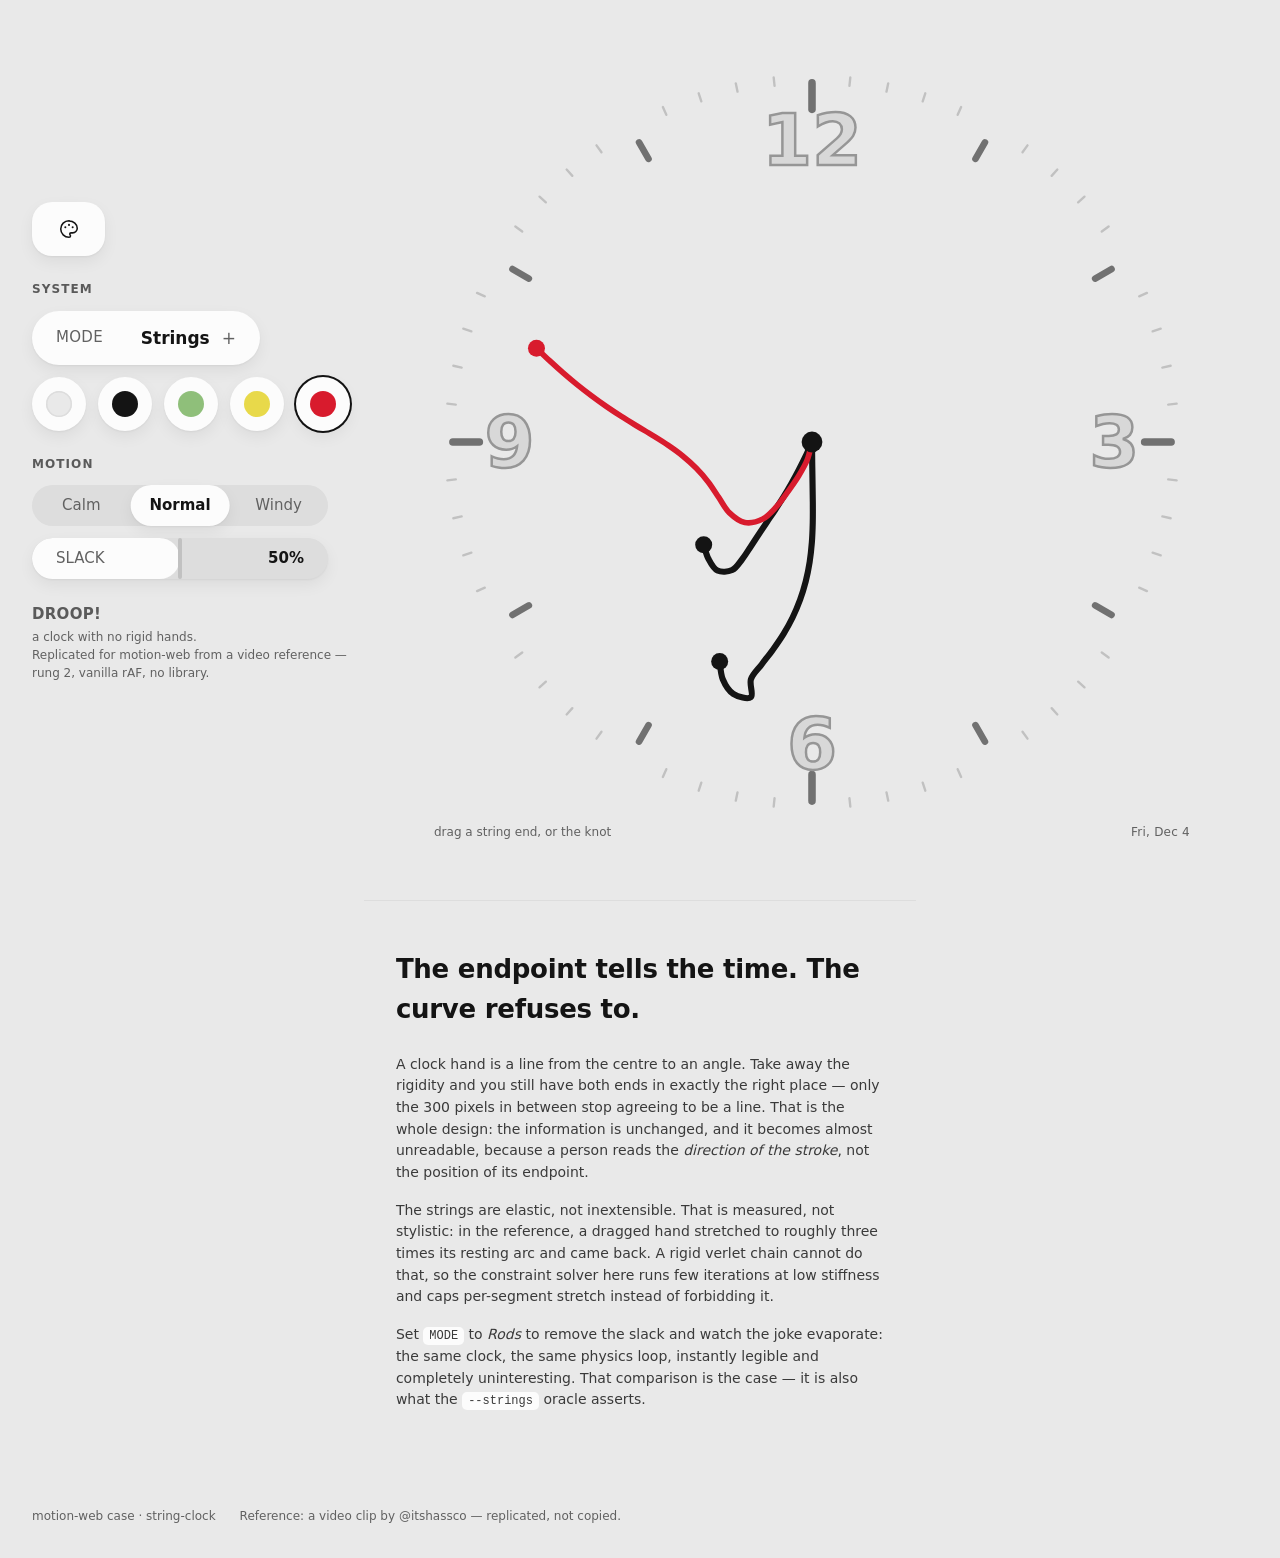
<file: .agents/skills/motion-web/cases/string-clock/index.html>
<!doctype html>
<html lang="en">
<head>
<meta charset="utf-8">
<meta name="viewport" content="width=device-width,initial-scale=1">
<title>DROOP! — a clock with no rigid hands</title>
<meta name="description" content="An analogue clock whose hands are slack elastic strings. The endpoint still tells the time; the curve refuses to.">
<meta property="og:title" content="DROOP!">
<meta property="og:description" content="An analogue clock whose hands are slack elastic strings.">
<meta property="og:type" content="website">
<link rel="icon" href="data:image/svg+xml,<svg xmlns='http://www.w3.org/2000/svg' viewBox='0 0 32 32'><circle cx='16' cy='16' r='14' fill='%23e9e9e9'/><path d='M16 24 Q9 20 10 9' stroke='%23111' stroke-width='2.6' fill='none' stroke-linecap='round'/><path d='M16 24 Q22 21 23 15' stroke='%23d81b2d' stroke-width='2.6' fill='none' stroke-linecap='round'/></svg>">

<style>
/* ══════════════════════════════════════════════════════════════════════
   MECHANISM / SKIN BANNER  ·  cases/AUTHORING.md Phase 3
   ──────────────────────────────────────────────────────────────────────
   MECHANISM (lift verbatim):  every rule tagged  @mechanism  below —
     the .face sizing box, the fixed 800×800 logical space, .hand geometry,
     and the reduced-motion block. These encode the coordinate contract the
     JS depends on. Changing them silently breaks the physics.
   SKIN (do not lift — lift the REASONING, see README §可以照搬/不许照搬):
     every colour token, the type scale, the panel layout, the copy.
   ══════════════════════════════════════════════════════════════════════ */

:root{
  /* Palette — measured off the reference frames, not guessed.
     8 values, 1 accent. See README §设计系统. */
  --ground:  #e9e9e9;   /* 90.7% of every frame */
  --surface: #fcfcfc;   /* every raised pill */
  --track:   #dddddd;   /* inset / unselected track */
  --label:   #5a5a5a;   /* section labels */
  --muted:   #616161;   /* inactive control text */
  --ink:     #141414;   /* strings, active text */
  --tick-hr: #717171;
  --tick-mn: #c1c1c1;
  --numeral: #969696;
  --accent:  #d81b2d;

  /* One shadow level. Creative pages measure 0 shadowed elements, product
     pages 17.5 (32-site measurement run). This page is the hybrid:
     product components, creative canvas — so: exactly one elevation. */
  --lift: 0 1px 2px rgba(0,0,0,.05), 0 6px 16px rgba(0,0,0,.06);

  /* Two control heights, measured: 54px primary, 41px inset. */
  --h-ctl: 54px;
  --h-ins: 41px;
  --r-pill: 999px;
  --r-soft: 20px;

  --sans: "Helvetica Neue", Inter, system-ui, -apple-system, Arial, sans-serif;
  --mono: ui-monospace, "SF Mono", Menlo, monospace;

  /* Space scale — multiples of 4, per the measured common floor. */
  --s1: 4px; --s2: 8px; --s3: 12px; --s4: 16px; --s6: 24px; --s8: 32px; --s12: 48px;
}

*{ box-sizing: border-box; }
html{ -webkit-text-size-adjust: 100%; }
body{
  margin: 0;
  font: 400 14px/1.55 var(--sans);
  color: var(--ink);
  background: var(--ground);
  overflow-x: hidden;
}
button{ font: inherit; color: inherit; }

/* ── stage ─────────────────────────────────────────────────────────── */
.stage{
  position: relative;
  display: grid;
  grid-template-columns: 344px minmax(0,1fr);
  align-items: center;
  min-height: 100vh;
  min-height: 100svh;
  padding: var(--s8) var(--s8) var(--s12);
}

/* ── preferences panel · product dialect ───────────────────────────── */
.panel{ display: grid; gap: var(--s6); align-content: center; max-width: 344px; }
.panel .grp{ display: grid; gap: var(--s3); }
.panel .lbl{
  font-size: 12px; font-weight: 700; letter-spacing: .09em;
  text-transform: uppercase; color: var(--label);
}
.iconbtn{
  width: 73px; height: var(--h-ctl);
  border: 0; border-radius: var(--r-soft);
  background: var(--surface); box-shadow: var(--lift);
  display: grid; place-items: center; cursor: pointer;
  transition: transform .18s cubic-bezier(.2,.8,.3,1), box-shadow .18s;
}
.iconbtn:hover{ transform: translateY(-1px); box-shadow: 0 2px 4px rgba(0,0,0,.06), 0 10px 22px rgba(0,0,0,.08); }
.iconbtn:active{ transform: translateY(0) scale(.97); }
.iconbtn svg{ width: 22px; height: 22px; }

.mode{
  height: var(--h-ctl); width: 228px;
  display: flex; align-items: center; gap: var(--s3);
  padding: 0 var(--s6); border: 0; border-radius: var(--r-pill);
  background: var(--surface); box-shadow: var(--lift); cursor: pointer;
  transition: transform .18s cubic-bezier(.2,.8,.3,1);
}
.mode:hover{ transform: translateY(-1px); }
.mode:active{ transform: scale(.985); }
.mode .k{ font-size: 15px; color: var(--muted); letter-spacing: .02em; }
.mode .v{ font-size: 17px; font-weight: 700; margin-left: auto; }
.mode .plus{ font-size: 17px; color: var(--muted); }

.swatches{ display: flex; gap: 12px; }
.sw{
  width: var(--h-ctl); height: var(--h-ctl); border: 0; border-radius: 50%;
  background: var(--surface); box-shadow: var(--lift);
  display: grid; place-items: center; cursor: pointer;
  transition: transform .18s cubic-bezier(.2,.8,.3,1);
}
.sw:hover{ transform: translateY(-2px); }
.sw i{ width: 26px; height: 26px; border-radius: 50%; background: var(--c); display: block; }
.sw[data-c="none"] i{ background: var(--ground); box-shadow: inset 0 0 0 1.5px var(--track); }
.sw[aria-checked="true"]{ box-shadow: var(--lift), 0 0 0 2px var(--ink); }

.seg{
  height: var(--h-ins); width: 296px;
  display: grid; grid-template-columns: repeat(3,1fr);
  background: var(--track); border-radius: var(--r-pill); padding: 0;
  position: relative; isolation: isolate;
}
.seg .thumb{
  position: absolute; inset: 0 auto 0 0; width: calc(100%/3);
  background: var(--surface); border-radius: var(--r-pill);
  box-shadow: var(--lift); z-index: -1;
  transition: transform .28s cubic-bezier(.2,.8,.3,1);
}
.seg button{
  border: 0; background: none; cursor: pointer; border-radius: var(--r-pill);
  font-size: 15px; color: var(--muted); transition: color .2s, font-weight .2s;
}
.seg button[aria-pressed="true"]{ color: var(--ink); font-weight: 700; }

.slack{
  position: relative; height: var(--h-ins); width: 296px;
  border-radius: var(--r-pill); background: var(--track);
  box-shadow: var(--lift); overflow: hidden;
}
.slack .fill{
  position: absolute; inset: 0 auto 0 0; width: 50%;
  background: var(--surface); border-radius: var(--r-pill);
}
.slack input{
  -webkit-appearance: none; appearance: none;
  position: absolute; inset: 0; width: 100%; height: 100%;
  margin: 0; background: none; cursor: ew-resize;
}
.slack input::-webkit-slider-thumb{
  -webkit-appearance: none; width: 4px; height: var(--h-ins);
  background: var(--tick-mn); border-radius: 2px; border: 0;
}
.slack input::-moz-range-thumb{
  width: 4px; height: var(--h-ins);
  background: var(--tick-mn); border-radius: 2px; border: 0;
}
.slack .val{
  position: absolute; right: var(--s6); top: 50%; transform: translateY(-50%);
  font-size: 15px; font-weight: 700; pointer-events: none;
}
.slack .cap{
  position: absolute; left: var(--s6); top: 50%; transform: translateY(-50%);
  font-size: 15px; color: var(--muted); pointer-events: none;
}

.colophon{ font-size: 12px; color: var(--muted); line-height: 1.5; }
.colophon h1{ margin: 0 0 2px; font-size: 15px; font-weight: 700;
              color: var(--label); letter-spacing: .02em; }
.colophon p{ margin: 0; }

/* ── the watch ─────────────────────────────────────────────────────── */
/* @mechanism — the sizing box and the 800×800 logical space.
   Everything the JS computes lives in viewBox units; the box only scales. */
.watch{
  /* @mechanism — --dial must contain NO percentage. It is used both as a
     width AND inside translateY() for the numerals; a % there resolves
     against the numeral's own box, so min(...,100%,...) collapses to ~64px
     and all four numerals pile onto the hub. 470px = panel + gutters. */
  --dial: min(84vh, calc(100vw - 470px), 820px);
  position: relative;
  width: var(--dial); aspect-ratio: 1;
  margin-inline: auto;
  touch-action: none;
}
.face{ position: absolute; inset: 0; width: 100%; height: 100%; cursor: grab; display: block; }
.face.grabbing{ cursor: grabbing; }
.numerals{ position: absolute; inset: 0; pointer-events: none; }
.num{
  position: absolute; left: 50%; top: 50%;
  font-size: 72px; font-weight: 700; line-height: 1;
  color: #d8d8d8; -webkit-text-stroke: 2.5px var(--numeral);
  transform: translate(-50%,-50%) rotate(var(--a))
             translateY(calc(-0.40 * var(--dial))) rotate(calc(-1 * var(--a)));
}
/* @mechanism — 0.40 x --dial == radius 320 in the 800-unit box, where the
   reference sets its numerals (measured: 320css). It must be a length, NOT a
   percentage: a percentage translate resolves against the ELEMENT's own box,
   so translateY(-40%) moved each numeral 26px and piled all four on the hub. */

.date{
  position: absolute; right: 0; bottom: -34px;
  font-size: 12px; color: var(--muted); letter-spacing: .02em;
}
.hint{
  position: absolute; left: 0; bottom: -34px;
  font-size: 12px; color: var(--muted);
  transition: opacity .3s;
}
.watch:hover .hint{ opacity: .35; }

.sr{ position:absolute; width:1px; height:1px; overflow:hidden; clip-path: inset(50%); white-space:nowrap; }

/* ── below the fold: one narrow editorial column ───────────────────── */
.below{
  max-width: 62ch; margin: 0 auto; padding: var(--s12) var(--s8) 96px;
  border-top: 1px solid var(--track);
}
.below h2{
  margin: 0 0 var(--s6); font-size: 26px; font-weight: 700; letter-spacing: -.01em;
}
.below p{ margin: 0 0 var(--s4); color: #3a3a3a; }
.below p:last-child{ margin-bottom: 0; }
.below code{ font: 12px/1 var(--mono); background: var(--surface); padding: 2px 6px; border-radius: 5px; }

footer{
  padding: 0 var(--s8) var(--s8);
  font-size: 12px; color: var(--muted);
  display: flex; gap: var(--s6); flex-wrap: wrap;
}
footer a{ color: var(--muted); }

/* ── responsive: panel becomes a scrolling rail under the dial ─────── */
@media (max-width: 900px){
  .stage{
    grid-template-columns: minmax(0,1fr);
    gap: var(--s8);
    padding: var(--s6) var(--s4) var(--s12);
    min-height: 0;
  }
  .watch{ --dial: min(86vw, 560px); order: -1; }
  .panel{ max-width: none; justify-items: start; }
  .mode, .seg, .slack{ width: min(296px, 100%); }
  .swatches{ flex-wrap: wrap; }
  .below{ padding-inline: var(--s4); }
  footer{ padding-inline: var(--s4); }
}
@media (max-width: 380px){
  :root{ --h-ctl: 48px; --h-ins: 38px; }
  .swatches{ gap: 8px; }
  .num{ font-size: 56px; }
}

/* @mechanism — reduced motion gets a DESIGNED still, not a disabled page:
   the strings are drawn at their analytic rest sag and re-drawn once a
   second. Nothing is hidden, nothing is frozen mid-transition. */
@media (prefers-reduced-motion: reduce){
  *{ transition-duration: .01ms !important; }
  .face{ cursor: default; }
}
</style>
</head>

<body>

<main>
<section class="stage" aria-label="String clock">

  <aside class="panel" aria-label="Preferences">
    <button class="iconbtn" id="cycleTheme" aria-label="Cycle string colour">
      <svg viewBox="0 0 24 24" aria-hidden="true" fill="none" stroke="currentColor" stroke-width="1.7" stroke-linecap="round">
        <path d="M12 3a9 9 0 1 0 0 18c1 0 1.6-.7 1.6-1.5 0-.9-.8-1.3-.8-2.1 0-.7.6-1.2 1.4-1.2H16a5 5 0 0 0 5-5c0-4.4-4-8-9-8Z"/>
        <circle cx="8" cy="10" r="1.1" fill="currentColor" stroke="none"/>
        <circle cx="12" cy="7.5" r="1.1" fill="currentColor" stroke="none"/>
        <circle cx="16" cy="10" r="1.1" fill="currentColor" stroke="none"/>
      </svg>
    </button>

    <div class="grp">
      <span class="lbl">System</span>
      <button class="mode" id="mode" aria-label="Hand mode">
        <span class="k">MODE</span><span class="v" id="modeV">Strings</span><span class="plus" aria-hidden="true">+</span>
      </button>
      <div class="swatches" role="radiogroup" aria-label="Second-hand colour" id="sw">
        <button class="sw" data-c="none" role="radio" aria-checked="false" aria-label="No accent"><i style="--c:transparent"></i></button>
        <button class="sw" data-c="#141414" role="radio" aria-checked="false" aria-label="Ink"><i style="--c:#141414"></i></button>
        <button class="sw" data-c="#8fbf7a" role="radio" aria-checked="false" aria-label="Green"><i style="--c:#8fbf7a"></i></button>
        <button class="sw" data-c="#e8d94a" role="radio" aria-checked="false" aria-label="Yellow"><i style="--c:#e8d94a"></i></button>
        <button class="sw" data-c="#d81b2d" role="radio" aria-checked="true" aria-label="Red"><i style="--c:#d81b2d"></i></button>
      </div>
    </div>

    <div class="grp">
      <span class="lbl">Motion</span>
      <div class="seg" id="sway" role="group" aria-label="Sway">
        <span class="thumb" id="swayThumb"></span>
        <button type="button" data-i="0" aria-pressed="false">Calm</button>
        <button type="button" data-i="1" aria-pressed="true">Normal</button>
        <button type="button" data-i="2" aria-pressed="false">Windy</button>
      </div>
      <div class="slack">
        <span class="fill" id="slackFill"></span>
        <span class="cap">SLACK</span>
        <input id="slack" type="range" min="0" max="100" step="1" value="50" aria-label="Slack">
        <span class="val" id="slackV">50%</span>
      </div>
    </div>

    <header class="colophon">
      <h1>DROOP!</h1>
      <p>a clock with no rigid hands.<br>Replicated for motion-web from a video reference — rung 2, vanilla rAF, no library.</p>
    </header>
  </aside>

  <div class="watch" id="watch">
    <svg class="face" id="face" viewBox="0 0 800 800" aria-hidden="true">
      <g id="ticks"></g>
      <g id="strings" fill="none" stroke-linecap="round"></g>
      <g id="caps"></g>
    </svg>
    <div class="numerals" aria-hidden="true">
      <span class="num" style="--a:0deg">12</span>
      <span class="num" style="--a:90deg">3</span>
      <span class="num" style="--a:180deg">6</span>
      <span class="num" style="--a:270deg">9</span>
    </div>
    <p class="hint" id="hint">drag a string end, or the knot</p>
    <p class="date" id="date"></p>
    <p class="sr">The time is <time id="srtime"></time>.</p>
  </div>

</section>

<section class="below">
  <h2>The endpoint tells the time. The curve refuses to.</h2>
  <p>A clock hand is a line from the centre to an angle. Take away the rigidity and you still have
     both ends in exactly the right place &mdash; only the 300&nbsp;pixels in between stop agreeing
     to be a line. That is the whole design: the information is unchanged, and it becomes almost
     unreadable, because a person reads the <em>direction of the stroke</em>, not the position of
     its endpoint.</p>
  <p>The strings are elastic, not inextensible. That is measured, not stylistic: in the reference,
     a dragged hand stretched to roughly three times its resting arc and came back. A rigid
     verlet chain cannot do that, so the constraint solver here runs few iterations at low
     stiffness and caps per-segment stretch instead of forbidding it.</p>
  <p>Set <code>MODE</code> to <em>Rods</em> to remove the slack and watch the joke evaporate:
     the same clock, the same physics loop, instantly legible and completely uninteresting. That
     comparison is the case &mdash; it is also what the <code>--strings</code> oracle asserts.</p>
</section>
</main>

<footer>
  <span>motion-web case &middot; string-clock</span>
  <span>Reference: a video clip by @itshassco &mdash; replicated, not copied.</span>
</footer>

<script>
/* ══════════════════════════════════════════════════════════════════════
   MECHANISM / SKIN BANNER  ·  cases/AUTHORING.md Phase 3
   ──────────────────────────────────────────────────────────────────────
   MECHANISM — lift verbatim:
     Sim, Hand, step(), constrain(), pathOf(), the fixed-timestep
     accumulator, the grab/drag/release pointer path, and the __probe
     surface. This is the reusable technique: a slack elastic string
     pinned at BOTH ends where one end is driven by data.
   SKIN — do not lift the values; lift the reasoning in README §可照搬:
     HANDS lengths, GRAV/DAMP/K_TIP numbers, colours, copy, panel layout.
   ══════════════════════════════════════════════════════════════════════ */
(() => {
'use strict';

const CX = 400, CY = 400;          // @mechanism: logical centre of the 800×800 box
const R_TICK = 366;                // outer tick radius, measured 366css on the reference

const REDUCED = matchMedia('(prefers-reduced-motion: reduce)');

/* ── dial furniture ────────────────────────────────────────────────── */
const NS = 'http://www.w3.org/2000/svg';
function line(x1,y1,x2,y2,w,c){
  const l = document.createElementNS(NS,'line');
  l.setAttribute('x1',x1.toFixed(2)); l.setAttribute('y1',y1.toFixed(2));
  l.setAttribute('x2',x2.toFixed(2)); l.setAttribute('y2',y2.toFixed(2));
  l.setAttribute('stroke',c); l.setAttribute('stroke-width',w);
  l.setAttribute('stroke-linecap','round');
  return l;
}
(function ticks(){
  const g = document.getElementById('ticks');
  for (let i = 0; i < 60; i++){
    const a = i * Math.PI / 30, s = Math.sin(a), c = -Math.cos(a);
    const hour = i % 5 === 0, card = i % 15 === 0;
    const outer = card ? R_TICK + 14 : hour ? R_TICK : R_TICK + 22;
    const len   = card ? 28 : hour ? 20 : 9;
    const w     = card ? 8  : hour ? 7  : 2.5;
    const col   = hour ? '#717171' : '#c1c1c1';
    g.appendChild(line(CX + s*(outer-len), CY + c*(outer-len), CX + s*outer, CY + c*outer, w, col));
  }
})();

/* ── the strings ───────────────────────────────────────────────────── */
/* R      hand length (logical px) — the tip sits here, exactly on the angle
   n      node count; more nodes = smoother sag, linearly more work
   turns  full turns per revolution driver, used only for the trailing bias */
const HANDS = [
  { key:'hour',   R:158, n:14, w:6.5, accent:false },
  { key:'minute', R:252, n:18, w:6.5, accent:false },
  { key:'second', R:308, n:22, w:6.0, accent:true  },
];

const GRAV = { calm: 1200, normal: 2200, windy: 2200 };
const WIND = { calm: 0,    normal: 0,    windy: 900  };
const DAMP  = 0.994;      // per 1/120s step
const K_TIP = 1600;       // tip spring, 1/s²  → steady gravity droop = GRAV/K_TIP ≈ 1.4px
const C_TIP = 52;         // tip damping
const K_HUB = 900, C_HUB = 40;
const ITERS = 3, STIFF = 0.5;      // deliberately soft: the reference stretches ~3× under a drag
const ROD_ITERS = 10, ROD_STIFF = 1.0;   // Rods is a different object, not slack=0
const MAX_STRETCH = 3.0;           // per-segment cap — the only thing that forbids spaghetti
const BIAS = 110;                  // px/s², trailing bow so a vertical string buckles predictably
const HUB_REACH = 300;             // how far the knot can be pulled from centre
const TIP_REACH = 380;             // …and how far a tip can leave the dial (R_TICK=366)
const WALL = 440;                  // the watch has an edge; a whipped string may not leave it
const DT = 1/120;

const state = {
  mode: 'strings',            // 'strings' | 'rods'
  slack: 0.50,                // slider 0..1  → slackRatio 0..0.55
  sway: 'normal',
  accent: '#d81b2d',
  pinned: null,               // {h,m,s} when the oracle pins the clock
  grab: null,                 // {hand|'hub', x, y}
};
const slackRatio = () => state.mode === 'rods' ? 0 : state.slack * 0.55;

class Hand {
  constructor(cfg){
    Object.assign(this, cfg);
    this.x = new Float64Array(this.n); this.y = new Float64Array(this.n);
    this.px = new Float64Array(this.n); this.py = new Float64Array(this.n);
    this.tipX = CX; this.tipY = CY - this.R; this.tipVX = 0; this.tipVY = 0;
    this.reset(0);
  }
  seg(){ return this.R * (1 + slackRatio()) / (this.n - 1); }
  /* Lay the nodes on a slightly trailing arc so a vertical string has a side
     to buckle to. A perfectly straight initial chain under axial gravity has
     no preferred direction and jitters — this is a real failure, see README. */
  reset(theta){
    const s = Math.sin(theta), c = -Math.cos(theta);
    const tx = CX + s*this.R, ty = CY + c*this.R;
    this.tipX = tx; this.tipY = ty; this.tipVX = this.tipVY = 0;
    const bowX = -c, bowY = s;                     // unit vector, trailing side
    const bow = this.R * slackRatio() * 0.9;
    for (let i = 0; i < this.n; i++){
      const t = i / (this.n - 1);
      const k = Math.sin(t * Math.PI) * bow;
      this.x[i] = this.px[i] = CX + (tx-CX)*t + bowX*k;
      this.y[i] = this.py[i] = CY + (ty-CY)*t + bowY*k;
    }
  }
  targetXY(theta){
    return [CX + Math.sin(theta)*this.R, CY - Math.cos(theta)*this.R];
  }
}

const hands = HANDS.map(h => new Hand(h));
const hub = { x: CX, y: CY, vx: 0, vy: 0 };

function clampTo(x, y, ox, oy, r){
  const dx = x - ox, dy = y - oy, d = Math.hypot(dx, dy);
  if (d <= r || d < 1e-6) return [x, y];
  return [ox + dx/d*r, oy + dy/d*r];
}

/* ── one fixed step ────────────────────────────────────────────────── */
function step(angles){
  /* Rods is not "Strings with the slack turned down" — a soft solver cannot
     hold a taut line, so slack 0 alone still sagged 1.108x (measured). Rods
     removes the loads and stiffens the solver. */
  const rods = state.mode === 'rods';
  const g = rods ? 0 : GRAV[state.sway], windAmp = rods ? 0 : WIND[state.sway];
  simT += DT;
  const wind = windAmp * Math.sin(simT * 1.7) * Math.sin(simT * 0.41 + 1.3);

  /* hub: spring to centre, or hard-follow the pointer while grabbed */
  if (state.grab && state.grab.hand === 'hub'){
    const [gxh, gyh] = clampTo(state.grab.x, state.grab.y, CX, CY, HUB_REACH);
    hub.x = gxh; hub.y = gyh; hub.vx = hub.vy = 0;
  } else {
    const ax = K_HUB*(CX - hub.x) - C_HUB*hub.vx;
    const ay = K_HUB*(CY - hub.y) - C_HUB*hub.vy;
    hub.vx += ax*DT; hub.vy += ay*DT;
    hub.x += hub.vx*DT; hub.y += hub.vy*DT;
  }

  for (let hi = 0; hi < hands.length; hi++){
    const H = hands[hi], theta = angles[hi];
    const [gx, gy] = H.targetXY(theta);

    /* tip: strong spring to the true angle, or the pointer while grabbed */
    if (state.grab && state.grab.hand === H.key){
      /* A string has a reach, and the watch has an edge. Clamping only to the
         reach still let the pointer leave the canvas (measured: chord 1084 in a
         800-unit box), and a chain that near its cap total cannot be solved in
         the sweeps available — 4.7x rest arc. Clamp to the dial FIRST, then to
         the reach; both clamps together keep the chain far from taut. */
      const [cx2, cy2] = clampTo(state.grab.x, state.grab.y, CX, CY, TIP_REACH);
      const [tx2, ty2] = clampTo(cx2, cy2, hub.x, hub.y,
                                 H.R * (1 + slackRatio()) * MAX_STRETCH * 0.92);
      H.tipX = tx2; H.tipY = ty2; H.tipVX = H.tipVY = 0;
    } else {
      const ax = K_TIP*(gx - H.tipX) - C_TIP*H.tipVX;
      const ay = K_TIP*(gy - H.tipY) - C_TIP*H.tipVY + g*0;   // tip does NOT droop
      H.tipVX += ax*DT; H.tipVY += ay*DT;
      H.tipX += H.tipVX*DT; H.tipY += H.tipVY*DT;
    }

    /* interior nodes: verlet + gravity + wind + trailing bias */
    const bias = rods ? 0 : BIAS;
    const bx = -(-Math.cos(theta)), by = Math.sin(theta);     // trailing unit vector
    const last = H.n - 1;
    for (let i = 1; i < last; i++){
      const vx = (H.x[i] - H.px[i]) * DAMP;
      const vy = (H.y[i] - H.py[i]) * DAMP;
      H.px[i] = H.x[i]; H.py[i] = H.y[i];
      H.x[i] += vx + (wind + bx*bias) * DT*DT;
      H.y[i] += vy + (g    + by*bias) * DT*DT;
    }
    /* ends are driven, not simulated */
    H.x[0] = hub.x; H.y[0] = hub.y; H.px[0] = hub.x; H.py[0] = hub.y;
    H.x[last] = H.tipX; H.y[last] = H.tipY; H.px[last] = H.tipX; H.py[last] = H.tipY;

    constrain(H);
  }
}

/* Soft distance projection. ITERS×STIFF is chosen LOW on purpose: the
   reference's strings visibly stretch when flung. A rigid solver (8 iters at
   0.9) is effectively inextensible and reads as a chain, not a string. */
function constrain(H){
  const rods = state.mode === 'rods';
  const iters = rods ? ROD_ITERS : ITERS, stiff = rods ? ROD_STIFF : STIFF;
  const rest = H.seg(), last = H.n - 1, maxLen = rest * MAX_STRETCH;
  for (let it = 0; it < iters; it++){
    for (let i = 0; i < last; i++){
      const j = i + 1;
      let dx = H.x[j] - H.x[i], dy = H.y[j] - H.y[i];
      let d = Math.hypot(dx, dy);
      if (d < 1e-6){ dx = 0.001; dy = 0; d = 0.001; }
      const diff = (d - rest) / d * stiff;
      /* End nodes are driven; give them 1/4 weight so string tension barely
         moves them but a hard drag still transmits down the chain. */
      const wi = i === 0    ? 0.25 : 1;
      const wj = j === last ? 0.25 : 1;
      const tot = wi + wj;
      H.x[i] += dx * diff * (wi/tot); H.y[i] += dy * diff * (wi/tot);
      H.x[j] -= dx * diff * (wj/tot); H.y[j] -= dy * diff * (wj/tot);
    }
  }
  /* Hard cap — the single rule that makes "no spaghetti" true at any speed.
     It must sweep BOTH ways: a one-directional pass moves the violation
     inward by exactly one segment per frame, so a fast drag leaves a long
     over-stretched tail behind it (measured 8.3x rest arc before this). */
  for (let pass = 0; pass < 2; pass++){
    for (let i = 0; i < last; i++) capSeg(H, i, last, maxLen);
    for (let i = last - 1; i >= 0; i--) capSeg(H, i, last, maxLen);
  }
  /* The watch has an edge. A 240px/step whip threw interior nodes clean off
     the canvas (measured: 51 samples past r=560) — the string visibly gets cut
     by the viewBox. This is a wall with zero restitution: clamp the position
     and kill the velocity by moving the previous position with it, so no energy
     is injected. Ends are driven and already clamped, so skip them. */
  for (let i = 1; i < last; i++){
    const dx = H.x[i] - CX, dy = H.y[i] - CY, d = Math.hypot(dx, dy);
    if (d > WALL){
      const nx = CX + dx/d*WALL, ny = CY + dy/d*WALL;
      H.px[i] += nx - H.x[i]; H.py[i] += ny - H.y[i];
      H.x[i] = nx; H.y[i] = ny;
    }
  }
  H.x[0] = hub.x; H.y[0] = hub.y;
  H.x[last] = H.tipX; H.y[last] = H.tipY;
}

function capSeg(H, i, last, maxLen){
  const j = i + 1;
  const dx = H.x[j] - H.x[i], dy = H.y[j] - H.y[i];
  const d = Math.hypot(dx, dy);
  if (d <= maxLen) return;
  const k = (d - maxLen) / d;
  const wi = i === 0 ? 0 : 1, wj = j === last ? 0 : 1;
  const tot = (wi + wj) || 1;
  H.x[i] += dx*k*(wi/tot); H.y[i] += dy*k*(wi/tot);
  H.x[j] -= dx*k*(wj/tot); H.y[j] -= dy*k*(wj/tot);
}

/* Analytic rest shape — used only under reduced motion. Same endpoints,
   same sag depth, no loop. A designed still, not a frozen frame. */
function restShape(H, theta){
  const [tx, ty] = H.targetXY(theta);
  const bowX = Math.cos(theta), bowY = Math.sin(theta);
  const bow = H.R * slackRatio() * 0.62;
  const last = H.n - 1;
  for (let i = 0; i <= last; i++){
    const t = i/last, k = Math.sin(t*Math.PI)*bow;
    H.x[i] = CX + (tx-CX)*t + bowX*k;
    H.y[i] = CY + (ty-CY)*t + bowY*k + Math.sin(t*Math.PI)*bow*0.35;
  }
  H.tipX = tx; H.tipY = ty;
}

/* ── render ────────────────────────────────────────────────────────── */
function pathOf(H){
  const n = H.n, X = H.x, Y = H.y;
  let d = `M${X[0].toFixed(2)} ${Y[0].toFixed(2)}`;
  for (let i = 0; i < n - 1; i++){
    const p0x = X[Math.max(0,i-1)],   p0y = Y[Math.max(0,i-1)];
    const p1x = X[i],                 p1y = Y[i];
    const p2x = X[i+1],               p2y = Y[i+1];
    const p3x = X[Math.min(n-1,i+2)], p3y = Y[Math.min(n-1,i+2)];
    d += `C${(p1x+(p2x-p0x)/6).toFixed(2)} ${(p1y+(p2y-p0y)/6).toFixed(2)},`
       + `${(p2x-(p3x-p1x)/6).toFixed(2)} ${(p2y-(p3y-p1y)/6).toFixed(2)},`
       + `${p2x.toFixed(2)} ${p2y.toFixed(2)}`;
  }
  return d;
}

const gStrings = document.getElementById('strings');
const gCaps    = document.getElementById('caps');
const paths = hands.map(H => {
  const p = document.createElementNS(NS,'path');
  p.setAttribute('stroke-width', H.w);
  gStrings.appendChild(p);
  return p;
});
const tips = hands.map(() => {
  const c = document.createElementNS(NS,'circle');
  c.setAttribute('r', 9);
  gCaps.appendChild(c);
  return c;
});
const rings = hands.map(() => {
  const c = document.createElementNS(NS,'circle');
  c.setAttribute('r', 15); c.setAttribute('fill','none');
  c.setAttribute('stroke-width', 2.5); c.setAttribute('opacity', 0);
  gCaps.appendChild(c);
  return c;
});
const hubDot = document.createElementNS(NS,'circle');
hubDot.setAttribute('r', 11); gCaps.appendChild(hubDot);

let hoverKey = null;

function paint(){
  const ink = getComputedStyle(document.documentElement).getPropertyValue('--ink').trim() || '#141414';
  hands.forEach((H, i) => {
    const col = H.accent ? state.accent : ink;
    paths[i].setAttribute('d', pathOf(H));
    paths[i].setAttribute('stroke', col);
    tips[i].setAttribute('cx', H.tipX.toFixed(2));
    tips[i].setAttribute('cy', H.tipY.toFixed(2));
    tips[i].setAttribute('fill', col);
    rings[i].setAttribute('cx', H.tipX.toFixed(2));
    rings[i].setAttribute('cy', H.tipY.toFixed(2));
    rings[i].setAttribute('stroke', col);
    const on = hoverKey === H.key || (state.grab && state.grab.hand === H.key);
    rings[i].setAttribute('opacity', on ? 0.55 : 0);
  });
  hubDot.setAttribute('cx', hub.x.toFixed(2));
  hubDot.setAttribute('cy', hub.y.toFixed(2));
  hubDot.setAttribute('fill', ink);
}

/* ── clock ─────────────────────────────────────────────────────────── */
function nowParts(){
  if (state.pinned) return state.pinned;
  const d = new Date();
  return { h: d.getHours(), m: d.getMinutes(), s: d.getSeconds() + d.getMilliseconds()/1000 };
}
function angles(){
  const { h, m, s } = nowParts();
  return [
    ((h % 12) + m/60) * Math.PI/6,
    (m + s/60) * Math.PI/30,
    s * Math.PI/30,
  ];
}

/* ── loop ──────────────────────────────────────────────────────────── */
let simT = 0, acc = 0, prev = performance.now();
function frame(t){
  const dt = Math.min((t - prev)/1000, 0.1); prev = t;
  const a = angles();
  if (REDUCED.matches){
    hands.forEach((H, i) => restShape(H, a[i]));
  } else {
    acc += dt;
    let guard = 0;
    while (acc >= DT && guard++ < 40){ step(a); acc -= DT; }
  }
  paint();
  requestAnimationFrame(frame);
}

/* ── grab / drag / release — the real commit path ──────────────────── */
const face = document.getElementById('face');
function toLocal(e){
  const r = face.getBoundingClientRect();
  return [ (e.clientX - r.left) / r.width * 800, (e.clientY - r.top) / r.height * 800 ];
}
function nearest(x, y){
  let best = null, bd = 40;
  for (const H of hands){
    const d = Math.hypot(H.tipX - x, H.tipY - y);
    if (d < bd){ bd = d; best = H.key; }
  }
  const dh = Math.hypot(hub.x - x, hub.y - y);
  if (dh < bd){ best = 'hub'; }
  return best;
}
face.addEventListener('pointerdown', e => {
  if (REDUCED.matches) return;
  const [x, y] = toLocal(e);
  const k = nearest(x, y);
  if (!k) return;
  state.grab = { hand: k, x, y };
  face.classList.add('grabbing');
  face.setPointerCapture(e.pointerId);
  e.preventDefault();
});
face.addEventListener('pointermove', e => {
  const [x, y] = toLocal(e);
  if (state.grab){ state.grab.x = x; state.grab.y = y; }
  else { hoverKey = nearest(x, y); }
});
function release(){
  if (!state.grab) return;
  state.grab = null;
  face.classList.remove('grabbing');
}
face.addEventListener('pointerup', release);
face.addEventListener('pointercancel', release);
face.addEventListener('pointerleave', () => { hoverKey = null; });

/* ── panel wiring ──────────────────────────────────────────────────── */
const $ = id => document.getElementById(id);

$('mode').addEventListener('click', () => {
  state.mode = state.mode === 'strings' ? 'rods' : 'strings';
  $('modeV').textContent = state.mode === 'strings' ? 'Strings' : 'Rods';
  const a = angles();
  hands.forEach((H, i) => H.reset(a[i]));
});

$('sw').addEventListener('click', e => {
  const b = e.target.closest('.sw'); if (!b) return;
  [...$('sw').children].forEach(c => c.setAttribute('aria-checked', String(c === b)));
  const c = b.dataset.c;
  state.accent = c === 'none' ? getComputedStyle(document.documentElement).getPropertyValue('--ink').trim() : c;
});

const swayThumb = $('swayThumb');
$('sway').addEventListener('click', e => {
  const b = e.target.closest('button'); if (!b) return;
  const i = +b.dataset.i;
  [...$('sway').querySelectorAll('button')].forEach(x => x.setAttribute('aria-pressed', String(x === b)));
  swayThumb.style.transform = `translateX(${i * 100}%)`;
  state.sway = ['calm','normal','windy'][i];
});
swayThumb.style.transform = 'translateX(100%)';

$('slack').addEventListener('input', e => {
  state.slack = +e.target.value / 100;
  $('slackV').textContent = e.target.value + '%';
  $('slackFill').style.width = e.target.value + '%';
});

/* ── date + a11y readout ───────────────────────────────────────────── */
function stamp(){
  const d = new Date();
  $('date').textContent = d.toLocaleDateString(undefined, { weekday:'short', day:'numeric', month:'short' });
  $('srtime').textContent = d.toLocaleTimeString();
}
stamp(); setInterval(stamp, 30000);

/* ══ probe surface ══════════════════════════════════════════════════
   Read-only + clock pinning + deterministic stepping. There is NO
   probe method that moves a string: dragging must go through the real
   pointer path, because a probe that bypasses the handlers tests a path
   nobody takes (cases/AUTHORING.md, 硬教训 1).                        */
window.__probe = {
  step: DT,
  setTime(h, m, s){ state.pinned = { h, m, s }; },
  unpin(){ state.pinned = null; },
  reset(){ const a = angles(); hands.forEach((H,i)=>H.reset(a[i]));
           hub.x = CX; hub.y = CY; hub.vx = hub.vy = 0; },
  settle(ms){ const a = angles(); const n = Math.round(ms/1000/DT);
              for (let i = 0; i < n; i++) step(a); paint(); },
  mode(m){ state.mode = m; $('modeV').textContent = m === 'strings' ? 'Strings' : 'Rods'; },
  slack(v){ state.slack = v; $('slack').value = Math.round(v*100);
            $('slackV').textContent = Math.round(v*100)+'%'; $('slackFill').style.width = Math.round(v*100)+'%'; },
  sway(s){ state.sway = s; },
  grabbing(){ return state.grab ? state.grab.hand : null; },
  /* client-space coords of a tip, so a test can put a REAL pointer on it */
  tipXY(key){
    const H = hands.find(h => h.key === key); if (!H) return null;
    const r = face.getBoundingClientRect();
    return { x: r.left + H.tipX/800*r.width, y: r.top + H.tipY/800*r.height };
  },
  hubXY(){ const r = face.getBoundingClientRect();
           return { x: r.left + hub.x/800*r.width, y: r.top + hub.y/800*r.height }; },
  hand(key){
    const H = hands.find(h => h.key === key); if (!H) return null;
    let arc = 0, maxV = 0, escaped = 0, bad = 0;
    for (let i = 0; i < H.n; i++){
      if (!Number.isFinite(H.x[i]) || !Number.isFinite(H.y[i])) bad++;
      if (H.x[i] < -160 || H.x[i] > 960 || H.y[i] < -160 || H.y[i] > 960) escaped++;
      if (i){ arc += Math.hypot(H.x[i]-H.x[i-1], H.y[i]-H.y[i-1]); }
      if (i && i < H.n-1) maxV = Math.max(maxV, Math.hypot(H.x[i]-H.px[i], H.y[i]-H.py[i]) / DT);
    }
    const chord = Math.hypot(H.x[H.n-1]-H.x[0], H.y[H.n-1]-H.y[0]);
    const tipAngle = (Math.atan2(H.tipX-CX, CY-H.tipY) * 180/Math.PI + 360) % 360;
    const a = angles()[hands.indexOf(H)];
    const target = (a * 180/Math.PI % 360 + 360) % 360;
    let err = Math.abs(tipAngle - target); if (err > 180) err = 360 - err;
    return { arc, chord, slack: arc/chord, tipAngle, target, angleErr: err,
             maxV, escaped, bad, rest: H.R*(1+slackRatio()) };
  },
  keys: HANDS.map(h => h.key),
};

requestAnimationFrame(frame);
})();
</script>
</body>
</html>
</file>
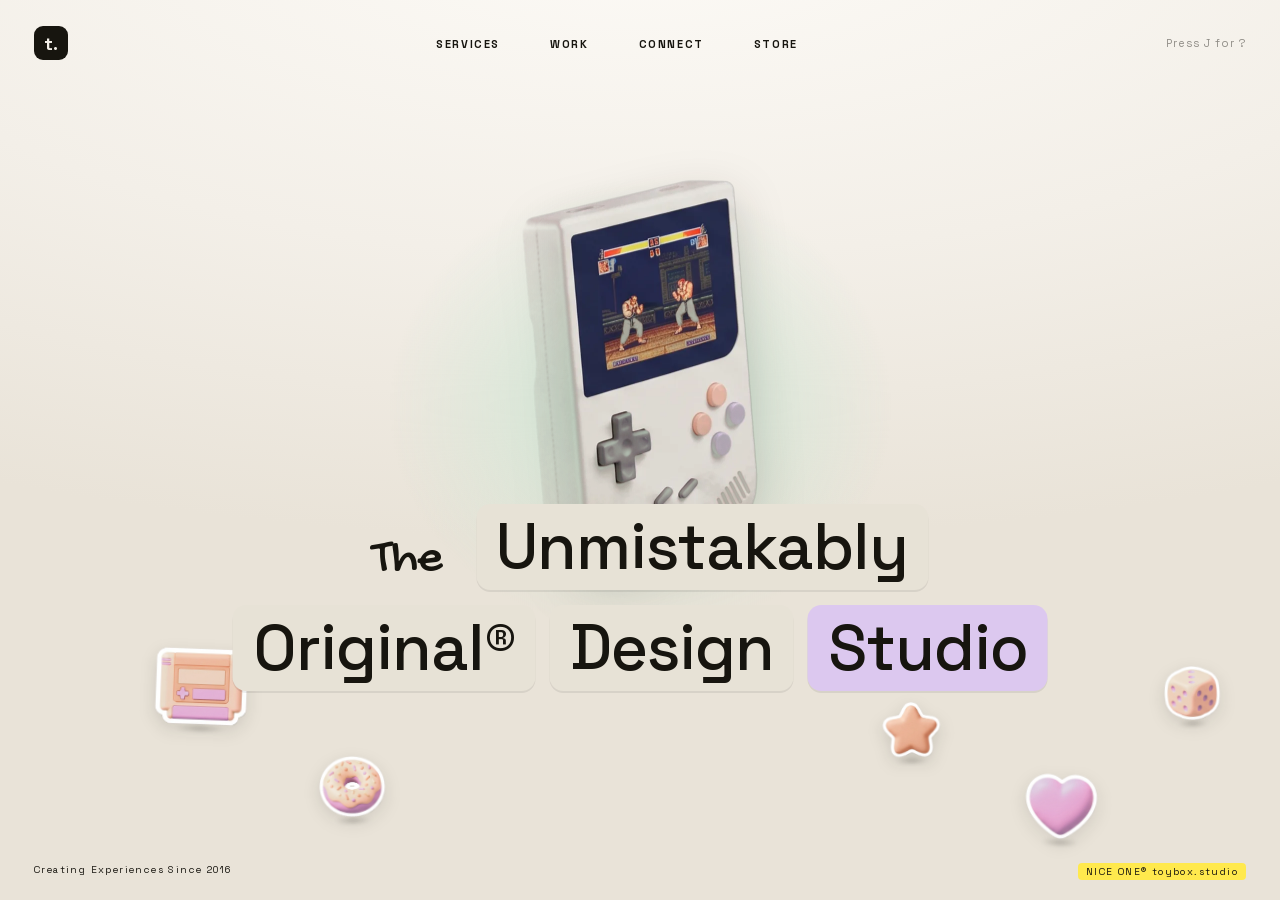
<file: .agents/skills/motion-web/cases/toy-flipbook/index.html>
<!doctype html>
<html lang="en">
<head>
<meta charset="utf-8">
<meta name="viewport" content="width=device-width,initial-scale=1">
<title>TOYBOX — unmistakably original design studio</title>
<meta name="description" content="A handheld console turned by the mouse as a four-frame flipbook: hard cuts between pre-rendered yaw poses, on a deliberate stop-motion jitter clock.">
<meta property="og:title" content="TOYBOX">
<meta property="og:description" content="Stop-motion turnaround driven by pointer X, with desk toys that hop when you spin it.">
<meta property="og:type" content="website">
<link rel="icon" href="data:image/svg+xml,<svg xmlns='http://www.w3.org/2000/svg' viewBox='0 0 32 32'><rect width='32' height='32' rx='9' fill='%2317150f'/><text x='16' y='23' font-size='19' font-family='sans-serif' font-weight='700' fill='%23f3efe8' text-anchor='middle'>t.</text></svg>">

<style>
/* ── Type, inlined ──────────────────────────────────────────────────────
   Subset to the characters this page actually renders, then embedded, so
   the case has ZERO network requests and its verification cannot fail on
   a flaky font fetch (it did, once, in a hundred runs — see README).
   Fraunces, Space Grotesk and Gochi Hand are all SIL Open Font License 1.1,
   which permits embedding and redistribution with this notice retained:
     Fraunces      © The Fraunces Project Authors
     Space Grotesk © The Space Grotesk Project Authors
     Gochi Hand    © Huerta Tipografica
   Full licence: https://scripts.sil.org/OFL
   ───────────────────────────────────────────────────────────────────── */
@font-face{font-family:'Space Grotesk';font-style:normal;font-weight:400 700;font-display:swap;src:url([data-uri]) format('woff2');}
@font-face{font-family:'Gochi Hand';font-style:normal;font-weight:400;font-display:swap;src:url([data-uri]) format('woff2');}

/* ══════════════════════════════════════════════════════════════════════
   MECHANISM / SKIN BANNER  ·  cases/AUTHORING.md Phase 3
   ──────────────────────────────────────────────────────────────────────
   MECHANISM (lift verbatim):  every rule tagged  @mechanism  below —
     .tb-frame's stacked absolute fill with opacity 0, the local
     perspective on .tb-device-zone, and transform-origin 50% 100% on the
     desk toys. The flipbook depends on all frames occupying the same box;
     the squash depends on the origin sitting at the contact point.
   SKIN (do not lift — lift the REASONING, see README §可以照搬/不许照搬):
     the cream/lilac palette, Gochi Hand on one word, the pill-backed
     headline, the toy set, the copy. That is this studio's identity.
   ══════════════════════════════════════════════════════════════════════ */

:root{
  --cream:#f3efe8;
  --cream-deep:#e9e3d8;
  --ink:#17150f;
  --paper:#e7e2d6;
  --lilac:#dcc8ef;
  --mint:#cde6d4;
  --peach:#f5d2b8;
}

*{box-sizing:border-box;margin:0;padding:0}

html,body{width:100%;background:var(--cream)}
body{
  color:var(--ink);
  font-family:'Space Grotesk',-apple-system,BlinkMacSystemFont,sans-serif;
  font-size:14px;
  -webkit-font-smoothing:antialiased;
  overflow-x:hidden;
}

.tb-hero{
  position:relative;
  min-height:100vh;
  overflow:hidden;
  background:radial-gradient(120% 70% at 50% -10%, #fdfbf7 0%, var(--cream) 55%, var(--cream-deep) 100%);
  perspective:1200px;
}

/* ── background blob — deepest parallax layer ─────────────────────── */
.tb-blob{
  position:absolute;
  top:8%;left:22%;
  width:56%;aspect-ratio:1.1;
  background:radial-gradient(50% 50% at 50% 50%, var(--mint) 0%, rgba(205,230,212,0) 70%);
  z-index:1;
  pointer-events:none;
  will-change:transform;
}

/* ── nav ──────────────────────────────────────────────────────────── */
.tb-nav{
  position:absolute;
  inset:0 0 auto 0;
  z-index:8;
  display:flex;
  align-items:center;
  justify-content:space-between;
  padding:26px 34px;
  animation:tb-fade-down 700ms cubic-bezier(.16,1,.3,1) both;
}
.tb-nav-logo{
  width:34px;height:34px;
  display:grid;place-items:center;
  background:var(--ink);
  color:var(--cream);
  border-radius:9px;
  font-weight:700;font-size:18px;
}
.tb-nav-links{display:flex;gap:30px;list-style:none}
.tb-nav-links a{
  color:var(--ink);
  text-decoration:none;
  font-size:11px;font-weight:700;letter-spacing:1.6px;
  padding:6px 10px;
  border-radius:999px;
  transition:background 180ms cubic-bezier(.34,1.56,.64,1),
             transform 180ms cubic-bezier(.34,1.56,.64,1);
}
.tb-nav-links a:hover{
  background:var(--ink);
  color:var(--cream);
  transform:rotate(-2deg) scale(1.06);
}
.tb-nav-hint{font-size:11px;letter-spacing:1px;opacity:.45}

/* ── desk toys ────────────────────────────────────────────────────── */
/* @mechanism — transform-origin at the contact point is what makes the
   hop squash from the tabletop instead of from the middle of the toy. */
.tb-desk-toy{
  position:absolute;
  z-index:2;
  pointer-events:none;
  transform-origin:50% 100%;
  will-change:transform;
  /* backwards: once the pop-in ends, the rAF physics takes the transform */
  animation:tb-pop 600ms cubic-bezier(.34,1.56,.64,1) backwards;
}
.tb-desk-toy img{
  width:100%;
  display:block;
  filter:drop-shadow(0 6px 8px rgba(23,21,15,.14));
}
.tb-desk-shadow{
  position:absolute;
  left:12%;bottom:-8px;
  width:76%;height:9px;
  border-radius:50%;
  background:radial-gradient(50% 50% at 50% 50%, rgba(23,21,15,.28), transparent 72%);
  filter:blur(2px);
}

/* ── device ───────────────────────────────────────────────────────── */
.tb-device-zone{
  position:absolute;
  top:46%;left:50%;
  transform:translate(-50%,-58%);
  z-index:3;
  width:min(340px,60vw);
  aspect-ratio:.78;
  /* Local perspective: strong foreshortening on the yaw swing */
  perspective:750px;
}
.tb-device{
  position:relative;
  width:100%;height:100%;
  transform-style:preserve-3d;
  will-change:transform;
  animation:tb-drop-in 900ms cubic-bezier(.34,1.56,.64,1) both;
  animation-delay:.15s;
}

/* @mechanism — every frame fills the same box and starts at opacity 0.
   The loop sets exactly one of them to 1. No transition on opacity: a
   crossfade here turns a flipbook back into a dissolve, which is the
   single thing that kills the stop-motion read. */
.tb-frame{
  position:absolute;
  inset:0;
  width:100%;height:100%;
  object-fit:contain;
  opacity:0;
  will-change:opacity;
  user-select:none;
  filter:drop-shadow(0 16px 24px rgba(23,21,15,.2));
}

.tb-device-shadow{
  position:absolute;
  left:12%;bottom:-14%;
  width:76%;height:7%;
  background:radial-gradient(50% 50% at 50% 50%, rgba(23,21,15,.55), transparent 70%);
  border-radius:50%;
  filter:blur(6px);
  opacity:.26;
  will-change:transform,opacity;
}

/* ── headline ─────────────────────────────────────────────────────── */
.tb-headline{
  position:absolute;
  top:56%;left:50%;
  transform:translateX(-50%);
  z-index:5;
  display:flex;
  flex-direction:column;
  align-items:center;
  gap:14px;
  width:max-content;
  max-width:94vw;
  font-weight:500;
}
.tb-line{
  display:flex;
  gap:14px;
  align-items:baseline;
  flex-wrap:wrap;
  justify-content:center;
}
.tb-word{
  display:inline-block;
  font-size:clamp(34px,5.6vw,64px);
  letter-spacing:-1px;
  padding:2px 20px;
  border-radius:14px;
  animation:tb-word-in 700ms cubic-bezier(.34,1.56,.64,1) both;
  transition:transform 220ms cubic-bezier(.34,1.56,.64,1);
  cursor:default;
}
.tb-word:hover{transform:rotate(-2.5deg) scale(1.07)}
.tb-word-plain{
  background:transparent;
  font-family:'Gochi Hand',cursive;
  font-size:clamp(28px,4.4vw,50px);
}
.tb-word-paper{background:var(--paper);box-shadow:0 2px 0 rgba(23,21,15,.08)}
.tb-word-lilac{background:var(--lilac);box-shadow:0 2px 0 rgba(23,21,15,.08)}

/* ── footer strip ─────────────────────────────────────────────────── */
.tb-foot{
  position:absolute;
  inset:auto 0 0 0;
  z-index:8;
  display:flex;
  justify-content:space-between;
  padding:20px 34px;
  font-size:10px;
  letter-spacing:1.4px;
  opacity:.55;
  animation:tb-fade-down 700ms cubic-bezier(.16,1,.3,1) both;
  animation-delay:1.2s;
}
.tb-foot-mark{
  background:#ffe94d;
  color:var(--ink);
  padding:2px 8px;
  border-radius:4px;
  opacity:1;
}

/* ── entrances ────────────────────────────────────────────────────── */
@keyframes tb-drop-in{
  from{opacity:0;transform:translateY(-60px) rotateZ(-6deg) scale(.92)}
  to{opacity:1;transform:translateY(0) rotateZ(0) scale(1)}
}
@keyframes tb-word-in{
  from{opacity:0;transform:translateY(34px) rotate(3deg) scale(.85)}
  to{opacity:1;transform:translateY(0) rotate(0) scale(1)}
}
@keyframes tb-pop{
  from{opacity:0;scale:0}
  to{opacity:1;scale:1}
}
@keyframes tb-fade-down{
  from{opacity:0;transform:translateY(-14px)}
  to{opacity:1;transform:translateY(0)}
}

@media (max-width:640px){
  .tb-nav-links{display:none}
  .tb-device-zone{width:66vw}
}

/* @mechanism — only the entrances are on a clock, so only they are cut.
   The turnaround itself waits for the pointer and is already still. */
@media (prefers-reduced-motion:reduce){
  .tb-device,.tb-word,.tb-desk-toy,.tb-nav,.tb-foot{
    animation-duration:.01ms !important;
  }
  .tb-word{transition:none}
}
</style>
</head>
<body>

<section class="tb-hero" id="stage">

  <div class="tb-blob" id="blob" aria-hidden="true"></div>

  <div id="navWrap">
    <nav class="tb-nav">
      <div class="tb-nav-logo">t.</div>
      <ul class="tb-nav-links">
        <li><a href="#services">SERVICES</a></li>
        <li><a href="#work">WORK</a></li>
        <li><a href="#connect">CONNECT</a></li>
        <li><a href="#store">STORE</a></li>
      </ul>
      <div class="tb-nav-hint">Press J for ?</div>
    </nav>
  </div>

  <div class="tb-device-zone">
    <div class="tb-device" id="device"></div>
    <div class="tb-device-shadow" id="deviceShadow"></div>
  </div>

  <h1 class="tb-headline" id="headline"></h1>

  <footer class="tb-foot" id="foot">
    <span>Creating Experiences Since 2016</span>
    <span class="tb-foot-mark">NICE ONE® toybox.studio</span>
  </footer>

</section>

<script>
'use strict';
/* ══════════════════════════════════════════════════════════════════════
   MECHANISM — lift this whole block verbatim.

   Stop-motion turnaround: pre-rendered yaw frames, hard-cut flipbook
   scrubbed by pointer X. Two things make it read as claymation rather
   than as an image swap:

     1. The cut is HARD. `Math.round` picks one frame, that one gets
        opacity 1, every other gets 0. A crossfade at this point makes it
        a dissolve and the whole illusion collapses.
     2. A jitter offset is re-rolled at 11 Hz and HELD in between, against
        a 60 fps render. Continuous noise reads as a vibration; a held,
        low-rate re-roll reads as a hand re-placing the object each frame.

   The scrub itself is a spring, so the flipbook has momentum and can
   overshoot past a frame and come back.
   ══════════════════════════════════════════════════════════════════════ */

// Curated subset: the sheet's mid frames are near-duplicates, so scrub only
// through frames with a real yaw step between them. Angled views only — the
// head-on frame breaks the illusion, so the turnaround swings between
// three-quarter poses and never faces flat.
const FRAME_SEQ = [0, 5, 6, 7];   // yaw ≈ -40°, +25°, +40°, +55°
const FRAME_COUNT = FRAME_SEQ.length;

const SCRUB_STIFFNESS = 55;
const SCRUB_DAMPING = 0.9;
const WHEEL_KICK = 2.6;
const JITTER_FPS = 11;            // stop-motion re-roll rate
const JITTER_POS = 2.4;           // px
const JITTER_ROT = 1.1;           // deg

// Desk toys: pieces sit on the tabletop around the console, each with a
// contact shadow. They lean with the turnaround and give a tiny hop with
// squash & stretch when the console is spun — studio desk, not a mobile.
const TOYS = [
  { id:'cartridge', x:12, y:72, size:92, depth:0.80, freq:1.7 },
  { id:'donut',     x:25, y:84, size:66, depth:1.15, freq:2.2 },
  { id:'star',      x:69, y:78, size:58, depth:0.60, freq:1.9 },
  { id:'heart',     x:80, y:86, size:72, depth:1.00, freq:1.5 },
  { id:'dice',      x:91, y:74, size:56, depth:0.70, freq:2.5 },
];

const HEADLINE = [
  [ { word:'The', tone:'plain' }, { word:'Unmistakably', tone:'paper' } ],
  [ { word:'Original®', tone:'paper' }, { word:'Design', tone:'paper' }, { word:'Studio', tone:'lilac' } ],
];

const stage = document.getElementById('stage');
const deviceEl = document.getElementById('device');
const shadowEl = document.getElementById('deviceShadow');
const blobEl = document.getElementById('blob');
const navEl = document.getElementById('navWrap');
const footEl = document.getElementById('foot');
const headlineEl = document.getElementById('headline');

// ── build the frame stack ───────────────────────────────────────────
const frames = FRAME_SEQ.map((fi, i) => {
  const img = document.createElement('img');
  img.className = 'tb-frame';
  img.src = `img/f${fi}.webp`;
  img.alt = i === 1 ? 'Handheld game console' : '';
  img.draggable = false;
  deviceEl.appendChild(img);
  return img;
});

// ── build the desk toys ─────────────────────────────────────────────
const floaters = TOYS.map((toy, i) => {
  const el = document.createElement('div');
  el.className = 'tb-desk-toy';
  el.style.left = `${toy.x}%`;
  el.style.top = `${toy.y}%`;
  el.style.width = `${toy.size}px`;
  el.style.animationDelay = `${1 + i * 0.13}s`;
  el.setAttribute('aria-hidden', 'true');

  const img = document.createElement('img');
  img.src = `img/${toy.id}.webp`;
  img.alt = '';
  img.draggable = false;

  const sh = document.createElement('span');
  sh.className = 'tb-desk-shadow';

  el.append(img, sh);
  stage.appendChild(el);
  return el;
});

// ── build the headline ──────────────────────────────────────────────
let wordIndex = 0;
const lines = HEADLINE.map((line) => {
  const lineEl = document.createElement('span');
  lineEl.className = 'tb-line';
  for (const { word, tone } of line){
    const w = document.createElement('span');
    w.className = `tb-word tb-word-${tone}`;
    w.style.animationDelay = `${(0.35 + wordIndex++ * 0.12).toFixed(2)}s`;
    w.textContent = word;
    lineEl.appendChild(w);
  }
  headlineEl.appendChild(lineEl);
  return lineEl;
});

// ── state ───────────────────────────────────────────────────────────
let target = { x:0, y:0 };
let pos = { x:0, y:0 };
let vel = { x:0, y:0 };
let scrub = { p:(FRAME_COUNT - 1) / 2, v:0 };
let jitter = { x:0, y:0, r:0, next:0 };
const hops = TOYS.map(() => ({ y:0, v:0 }));
let activeFrame = Math.round(scrub.p);

const start = performance.now();
let last = start;

function tick(now){
  const dt = Math.min((now - last) / 1000, 1/30);
  last = now;
  const t = (now - start) / 1000;

  vel.x += (target.x - pos.x) * 90 * dt;
  vel.y += (target.y - pos.y) * 90 * dt;
  vel.x *= 0.85;
  vel.y *= 0.85;
  pos.x += vel.x * dt;
  pos.y += vel.y * dt;
  const x = pos.x, y = pos.y;

  // scrub spring: mouse X sweeps the turnaround
  const targetP = (target.x + 0.5) * (FRAME_COUNT - 1);
  scrub.v += (targetP - scrub.p) * SCRUB_STIFFNESS * dt;
  scrub.v *= SCRUB_DAMPING;
  scrub.p += scrub.v * dt;
  const p = Math.max(0, Math.min(FRAME_COUNT - 1, scrub.p));
  const pv = scrub.v;
  const centered = p / (FRAME_COUNT - 1) - 0.5;

  // stop-motion jitter: re-roll at a low tick rate, hold in between
  if (now >= jitter.next){
    jitter.x = (Math.random() - 0.5) * 2 * JITTER_POS;
    jitter.y = (Math.random() - 0.5) * 2 * JITTER_POS;
    jitter.r = (Math.random() - 0.5) * 2 * JITTER_ROT;
    jitter.next = now + 1000 / JITTER_FPS;
  }
  const j = jitter;

  // hard cut to nearest frame — flipbook, no crossfade
  const active = Math.round(p);
  activeFrame = active;
  for (let i = 0; i < frames.length; i++){
    frames[i].style.opacity = i === active ? '1' : '0';
  }

  const bob = Math.sin(t * 0.9) * 7;
  deviceEl.style.transform =
    `translate(${centered*150 + x*24 + j.x}px, ${y*34 + bob + j.y}px) ` +
    `rotateZ(${centered*13 + pv*1.2 + j.r + Math.sin(t*0.6)*1.1}deg) ` +
    `scale(${1 + Math.abs(centered)*0.08})`;

  shadowEl.style.transform =
    `translateX(${-centered*80 + j.x*0.5}px) scaleX(${1 + Math.abs(centered)*0.28})`;
  shadowEl.style.opacity = `${0.28 - Math.abs(centered)*0.1}`;

  // desk toys: slide with parallax, hop when the console is spun fast
  for (let i = 0; i < floaters.length; i++){
    const el = floaters[i];
    const toy = TOYS[i];
    const s = hops[i];
    // a strong spin kicks each toy up; the spring lands it with a bounce
    if (Math.abs(pv) > 2.2 && s.y === 0 && Math.random() < 0.06){
      s.v = -120 - Math.random() * 60;
    }
    s.v += 900 * dt;                                  // gravity
    s.y += s.v * dt;
    // Landing. NOTE: the original wrote `s.v < -30` here, but s.v is POSITIVE
    // on the way down, so that branch never ran: every toy stopped dead on
    // contact and the bounce and squash the code says it has never happened.
    // Caught by --flipbook leg 4; see README §踩过的坑 #1.
    if (s.y > 0){
      s.y = 0;
      if (s.v > 30){ s.impact = Math.min(s.v * 0.0008, 0.12); s.v = -s.v * 0.35; }
      else { s.v = 0; }
    }
    // The impact decays over ~10 frames instead of lasting the single frame of
    // contact — a squash you cannot see is the same as no squash.
    s.impact = (s.impact || 0) * 0.88;
    const squash = s.y < 0 ? 1 : 1 - s.impact;
    el.style.transform =
      `translate(${(x*130 + centered*110) * toy.depth}px, ${s.y + y*26*toy.depth}px) ` +
      `rotate(${centered * toy.depth * 16 + Math.sin(t * toy.freq * 0.5 + i * 2.1) * 2.2}deg) ` +
      `scale(${2 - squash}, ${squash})`;
  }

  for (let i = 0; i < lines.length; i++){
    const depth = i === 0 ? -0.55 : 0.8;
    lines[i].style.transform =
      `translateX(${(centered*170 + x*30) * depth}px) ` +
      `rotateZ(${centered * 4.4 * depth}deg) skewX(${pv * -0.5 * depth}deg)`;
  }

  blobEl.style.transform =
    `translate(${-centered*260 - x*90}px, ${-y*50 + Math.sin(t*0.5)*12}px) ` +
    `rotate(${centered*-18}deg) scale(${1 + Math.abs(centered)*0.06})`;

  navEl.style.transform = `translateX(${centered*-34 - x*10}px)`;
  footEl.style.transform = `translateX(${centered*44 + x*12}px)`;

  requestAnimationFrame(tick);
}
requestAnimationFrame(tick);

// ── input ───────────────────────────────────────────────────────────
stage.addEventListener('mousemove', (e) => {
  const r = stage.getBoundingClientRect();
  target = {
    x: (e.clientX - r.left) / r.width - 0.5,
    y: (e.clientY - r.top) / r.height - 0.5,
  };
});

stage.addEventListener('mouseleave', () => { target = { x:0, y:0 }; });

stage.addEventListener('wheel', (e) => {
  const delta = Math.abs(e.deltaY) > Math.abs(e.deltaX) ? e.deltaY : e.deltaX;
  scrub.v += Math.max(-9, Math.min(9, (delta / 100) * WHEEL_KICK));
}, { passive:true });

/* ── oracle surface ──────────────────────────────────────────────────
   READ-ONLY on purpose — there is no setter for the scrub. --flipbook
   sweeps a real pointer across the stage and reads the frame stack back
   out, because a probe that writes the scrub would never exercise the
   mousemove handler that actually drives it.                          */
window.__probe = {
  frameCount: () => frames.length,
  active:     () => activeFrame,
  // computed, not inline: a transition on opacity interpolates between
  // frames and the inline value jumps straight to the target, so an
  // inline read cannot tell a hard cut from a 250ms dissolve.
  opacities:  () => frames.map(f => parseFloat(getComputedStyle(f).opacity)),
  scrub:      () => scrub.p,
  scrubV:     () => scrub.v,
  jitter:     () => ({ x:jitter.x, y:jitter.y, r:jitter.r }),
  toyBoxes:   () => floaters.map(el => {
    const r = el.getBoundingClientRect();
    return { y: r.top, h: r.height };
  }),
  toyTransforms: () => floaters.map(el => el.style.transform),
  hops:       () => hops.map(h => h.y),        // < 0 means off the table
  hopVels:    () => hops.map(h => h.v),
  deviceTransform: () => deviceEl.style.transform,
  lineTransforms: () => lines.map(el => el.style.transform),
};
</script>
</body>
</html>
</file>
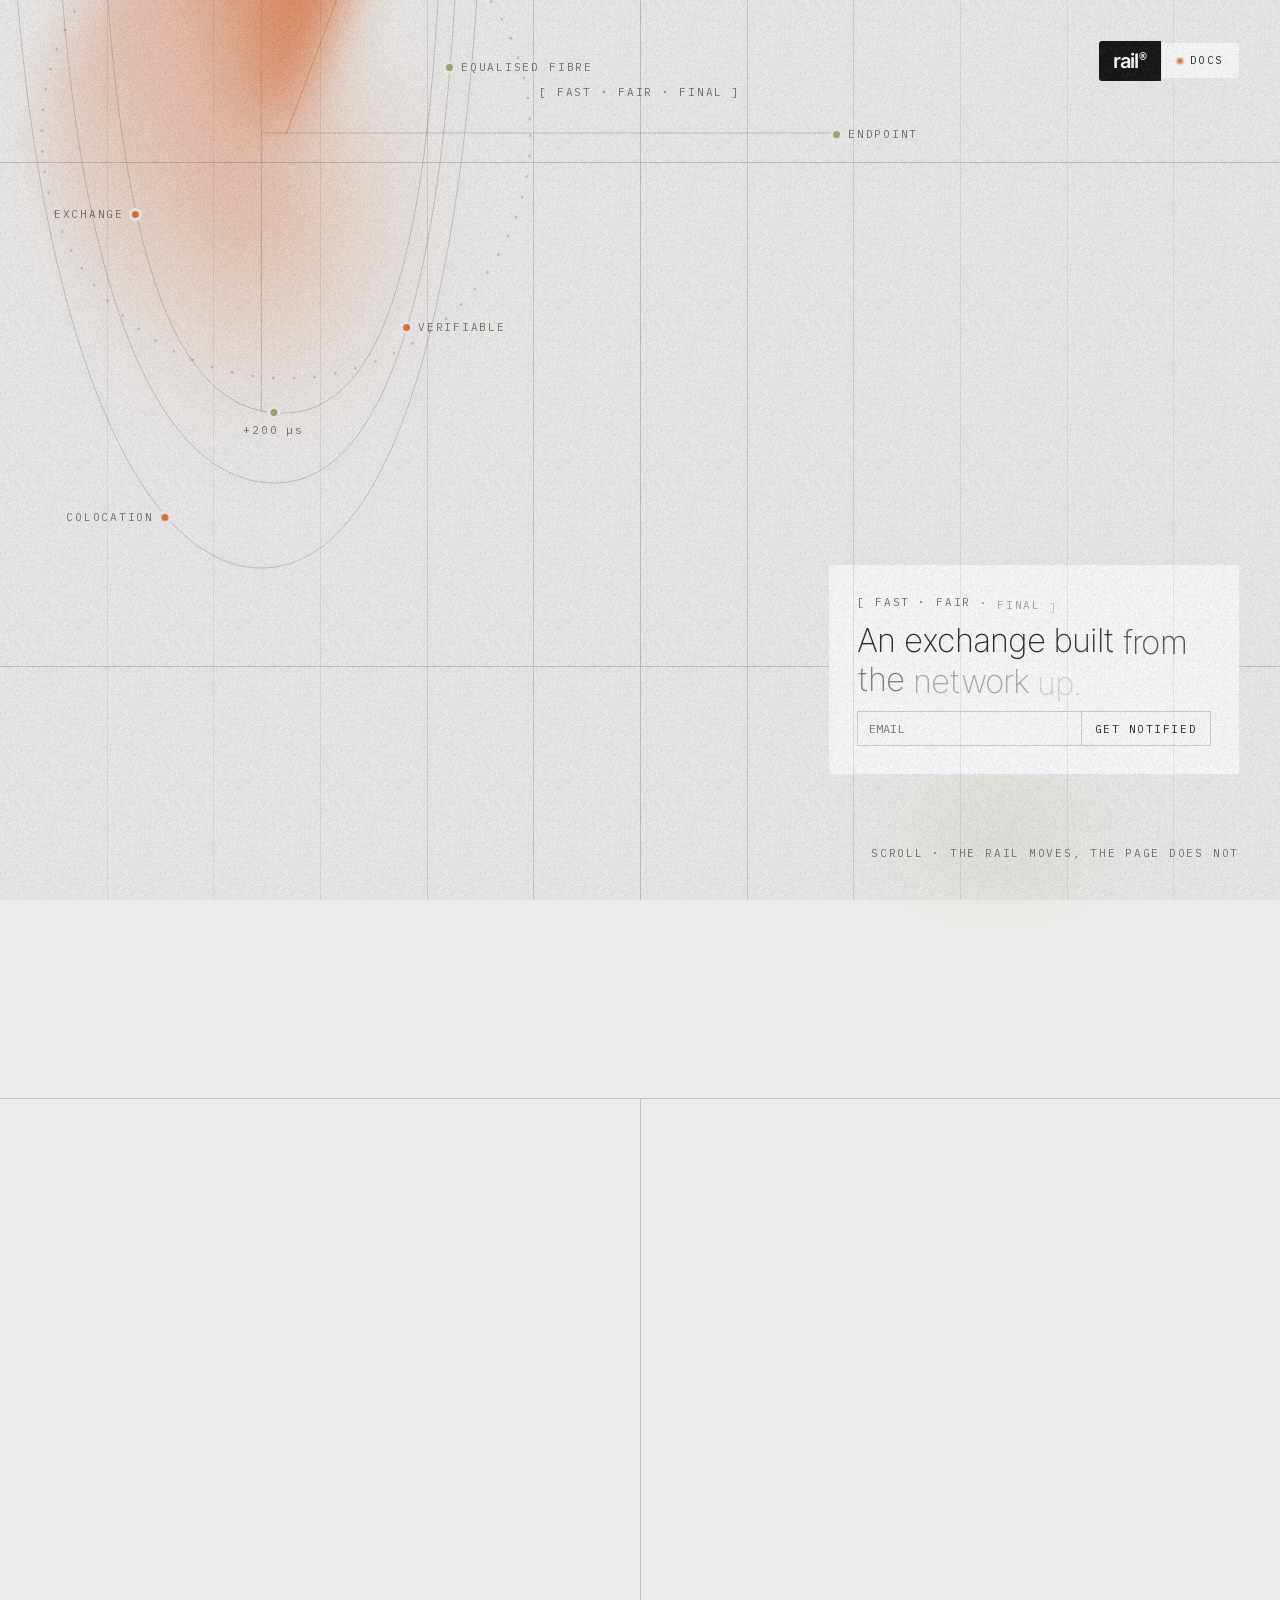
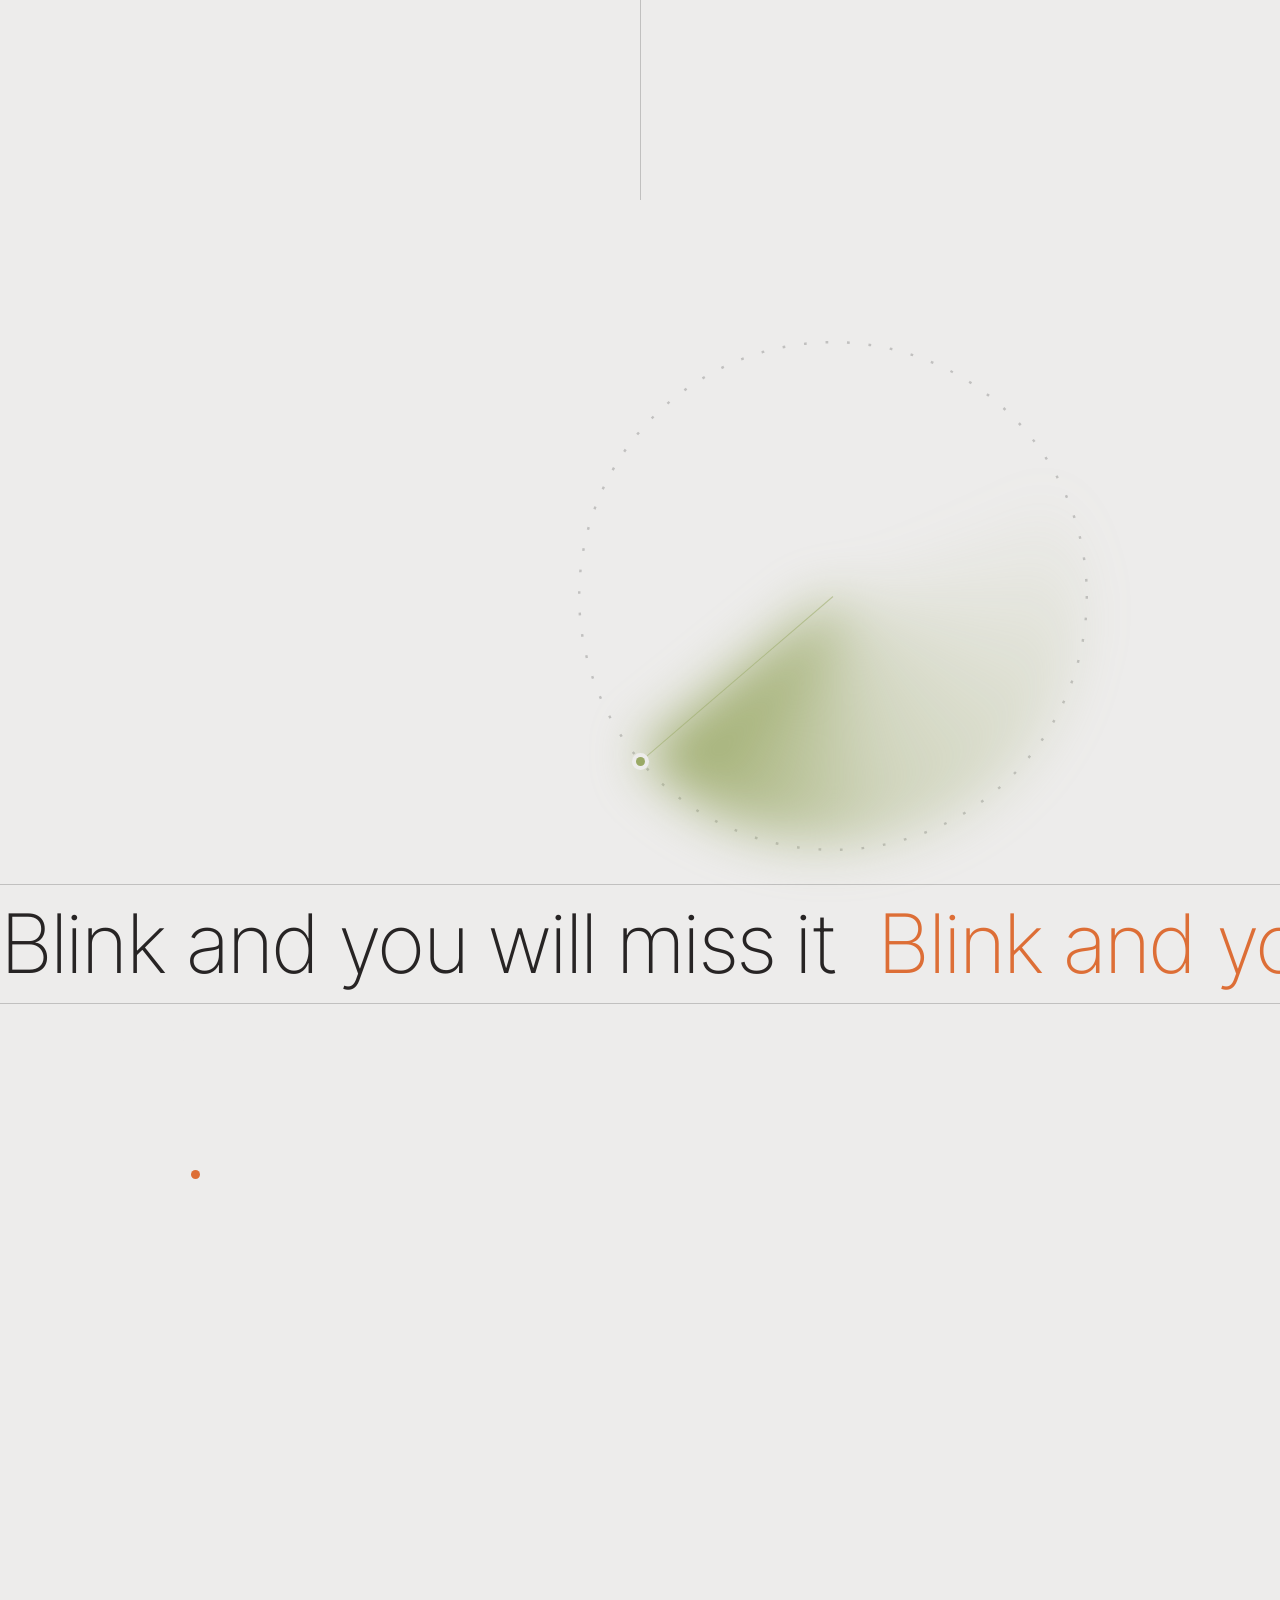
<file: .agents/skills/motion-web/cases/wheel-rail/index.html>
<!doctype html>
<html lang="en">
<head>
<meta charset="utf-8">
<meta name="viewport" content="width=device-width,initial-scale=1">
<title>Equal Length — a wheel-driven rail</title>
<meta name="description" content="Wheel hijacked into a virtual rail: hairline panels slide past, a marker walks an arc, and soft blobs lag the pointer.">
<style>
@font-face{font-family:"PlexMono";src:url([data-uri]) format("woff2");font-weight:400;font-style:normal;font-display:swap}
@font-face{font-family:"PlexMono";src:url([data-uri]) format("woff2");font-weight:600;font-style:normal;font-display:swap}
@font-face{font-family:"Grot";src:url([data-uri]) format("woff2-variations");font-weight:100 900;font-style:normal;font-display:swap}
:root{
  --paper:#edeceb;        /* measured off the reference */
  --panel:#fbfcfd;
  --ink:#272424;
  --mute:#6f6c68;
  --warm:#dd6e36;
  --sage:#9aa966;
  --hair:rgba(39,36,36,.22);
  --mono:"PlexMono",ui-monospace,SFMono-Regular,Menlo,monospace;
  --grot:"Grot",system-ui,-apple-system,sans-serif;
  --gut:clamp(16px,3.2vw,44px);
}
*{box-sizing:border-box;margin:0;padding:0}
html,body{height:100%}
body{background:var(--paper);color:var(--ink);font:400 14px/1.45 var(--mono);overflow:hidden}
.word{display:inline-block;will-change:transform,opacity}
.node.near u{transform:scale(2)!important}
.node u{transition:transform .28s cubic-bezier(.33,1,.68,1)}
.node.near .lab{color:var(--ink)}
.lab{transition:color .28s cubic-bezier(.33,1,.68,1)}
.lab{font:400 11px/1 var(--mono);letter-spacing:.16em;text-transform:uppercase;color:var(--mute)}

/* grain — one tile, 20%, shuffled between ten fixed offsets on an 8 s loop */
#grainwrap{position:fixed;inset:0;overflow:hidden;pointer-events:none;z-index:9}
#grain{position:absolute;top:-100%;left:-100%;width:300%;height:300%;opacity:.09;
       animation:grain-dissolve 8s steps(1,end) infinite}
@keyframes grain-dissolve{
  0%{transform:translate(0,0)} 10%{transform:translate(-5%,-10%)} 20%{transform:translate(-15%,-20%)}
  30%{transform:translate(-5%,-10%)} 40%{transform:translate(-15%,-20%)} 50%{transform:translate(-5%,-10%)}
  60%{transform:translate(-15%,-20%)} 70%{transform:translate(-5%,-10%)} 80%{transform:translate(-15%,-20%)}
  90%{transform:translate(-5%,-10%)} 100%{transform:translate(-15%,-20%)}}

/* fixed chrome */
#chrome{position:fixed;inset:0;z-index:8;pointer-events:none}
.mark{position:absolute;top:var(--gut);right:var(--gut);display:flex;align-items:center;gap:1px;pointer-events:auto}
.mark b{font:600 20px/1 var(--grot);letter-spacing:-.05em;background:#0f0e0e;color:#fbfcfd;
        padding:10px 14px;border-radius:3px 0 0 3px}
.mark b i{font-style:normal;font-size:.5em;vertical-align:super}
.mark a{display:flex;align-items:center;gap:7px;background:var(--panel);
        padding:12px 15px;border-radius:0 3px 3px 0;text-decoration:none;color:var(--ink);
        font:400 11px/1 var(--mono);letter-spacing:.14em;text-transform:uppercase}
.dot6{width:6px;height:6px;border-radius:999px;background:var(--warm);filter:blur(1px);
      animation:orb 2s linear infinite}
@keyframes orb{0%,100%{opacity:.5;filter:blur(1px)}50%{opacity:1;filter:blur(4px)}}
#sect{position:absolute;top:calc(var(--gut) + 46px);left:50%;transform:translateX(-50%);white-space:nowrap}
#hint{position:absolute;right:var(--gut);bottom:var(--gut);opacity:1;transition:opacity .5s cubic-bezier(.33,1,.68,1)}
#hint.gone{opacity:0}

/* the rail */
#rail{position:absolute;top:0;left:0;width:100%;will-change:transform}
.act{position:relative;width:100%;height:100vh}
#a2{height:100vh;padding-top:22vh;display:grid;grid-template-rows:minmax(0,1fr);grid-template-columns:minmax(0,1fr) minmax(0,1fr)}
.col{min-height:0;padding:calc(var(--gut) + 3vh) var(--gut) calc(var(--gut) + 5vh);display:flex;
     flex-direction:column;justify-content:space-between;border-top:1px solid var(--hair)}
.col.right{border-left:1px solid var(--hair)}
.col.right .num.static{order:-1}
.col h3{font:400 11px/1 var(--mono);letter-spacing:.16em;text-transform:uppercase;margin-bottom:11px}
.col p{font:400 12px/1.5 var(--mono);color:var(--mute);max-width:34ch}
.num.static{position:relative;left:auto;top:auto}
.foot{max-width:38ch}
#a3{height:100vh}
#a4{height:300vh;display:grid;grid-template-columns:repeat(3,minmax(0,1fr))}
#index{grid-column:3;align-self:start;margin-top:34vh;justify-self:start;display:flex;flex-direction:column;gap:14px;
       padding-left:var(--gut);z-index:2}
#index span{font:400 11px/1 var(--mono);letter-spacing:.16em;color:var(--hair);
            transition:color .32s cubic-bezier(.33,1,.68,1)}
#index span.on{color:var(--ink)}
#blobs{position:fixed;inset:0;z-index:0;pointer-events:none;overflow:hidden;filter:blur(34px)}
.blob{position:absolute;border-radius:999px}

/* panels */
.panel{position:absolute;background:var(--panel);padding:20px 22px}
.panel h3{font:400 11px/1 var(--mono);letter-spacing:.16em;text-transform:uppercase;margin-bottom:11px}
.panel p{font:400 12px/1.5 var(--mono);color:var(--mute);max-width:30ch}
.num{position:absolute;display:flex;align-items:flex-end;gap:.12em;line-height:.78}
.num b{font:400 clamp(54px,8.1vw,117px)/.78 var(--mono);letter-spacing:-.045em}
.num i{font:400 clamp(22px,2.7vw,38px)/1 var(--mono);font-style:normal;padding-bottom:.30em;color:var(--mute)}

/* act 1 */
.card{position:absolute;background:var(--panel);padding:26px 28px 28px;width:min(410px,78vw)}
.card h1{font:200 clamp(24px,2.6vw,34px)/1.08 var(--grot);letter-spacing:-.025em;margin:12px 0 16px}
.field{display:flex;border:1px solid var(--hair)}
.field input{flex:1;border:0;background:transparent;padding:9px 11px;font:400 12px var(--mono);color:var(--ink);outline:none}
.field button{border:0;border-left:1px solid var(--hair);background:transparent;padding:9px 13px;
              font:400 11px var(--mono);letter-spacing:.14em;text-transform:uppercase;cursor:pointer;color:var(--ink)}
.field button:hover{background:var(--warm);color:var(--paper)}
svg.arcs{position:absolute;inset:0;width:100%;height:100%;overflow:visible}
#arcs2{height:100vh}
#walker u{width:9px;height:9px;box-shadow:0 0 0 4px var(--paper)}
svg.arcs path{fill:none;stroke:var(--hair);stroke-width:1;vector-effect:non-scaling-stroke}
.node{position:absolute;margin:-4px 0 0 -4px;display:flex;align-items:center;gap:8px;white-space:nowrap}
.node u{display:block;width:7px;height:7px;border-radius:999px;background:var(--sage);
        text-decoration:none;transform:scale(var(--pop,1))}
.node.w u{background:var(--warm)}
.node.under{flex-direction:column;gap:9px;transform:translateX(-50%)}
.node.L{transform:translateX(calc(-100% + 7px))}
.node.under .lab{text-transform:none}
.node u{box-shadow:0 0 0 3px var(--paper)}

/* act 3 steps */
#grid{position:fixed;inset:0;z-index:1;pointer-events:none;overflow:hidden}
#grid i{position:absolute;top:0;bottom:0;width:1px;background:var(--hair);
        transform-origin:50% 0;display:block}
.rule{position:absolute;height:1px;background:var(--hair);transform-origin:0 50%}
.mark2{position:absolute;pointer-events:none}
.mark2 .bar{position:absolute;left:0;right:0;top:0;height:1px;background:var(--warm)}
.mark2 .cap{position:absolute;top:-2.5px;width:6px;height:6px;border-radius:999px;
            background:var(--warm)}
.mark2 .cap.a{left:-3px} .mark2 .cap.b{right:-3px}
.mark2 .fill{position:absolute;left:0;right:0;top:0;bottom:0;
             background:linear-gradient(rgba(221,110,54,.55),rgba(221,110,54,0) 82%);
             filter:blur(2px);transform-origin:50% 0}
.sweep{position:absolute;pointer-events:none;aspect-ratio:1}
.sweep .ring{position:absolute;inset:0;width:100%;height:100%;overflow:visible}
.sweep .ring circle{fill:none;stroke:var(--hair);stroke-width:.9;stroke-dasharray:1 7}
.sweep .fan{position:absolute;inset:4%;border-radius:50%;filter:blur(26px)}
.sweep .hand{position:absolute;left:50%;top:50%;height:1px;background:currentColor;
             transform-origin:0 50%;opacity:.55}
.sweep .tip{position:absolute;width:9px;height:9px;border-radius:999px;
            background:currentColor;margin:-4.5px 0 0 -4.5px;box-shadow:0 0 0 4px var(--paper)}
.mq{position:absolute;left:0;right:0;overflow:hidden;white-space:nowrap;
    border-block:1px solid var(--hair);padding:18px 0;user-select:none}
.mq b{display:inline-block;font:200 clamp(38px,6.4vw,86px)/1 var(--grot);
      letter-spacing:-.035em;padding-right:.5em;color:var(--ink)}
.mq b:nth-child(even){color:var(--warm)}
.step{position:absolute;background:var(--panel);padding:20px 22px 22px;width:min(320px,72vw)}
.step em{font:400 11px/1 var(--mono);letter-spacing:.16em;font-style:normal;color:var(--mute)}
.step h3{font:200 22px/1.15 var(--grot);letter-spacing:-.02em;margin:14px 0 9px}
.step p{font:400 12px/1.5 var(--mono);color:var(--mute)}
.glyph{width:34px;height:34px;border:1px solid var(--hair);border-radius:999px;float:right}

@media (max-width:760px){
  .panel,.card,.step{position:relative;left:auto!important;right:auto!important;
    top:auto!important;bottom:auto!important;width:auto;margin:0 var(--gut) 14px}
  .act{display:flex;flex-direction:column;justify-content:center;gap:10px;padding-block:8vh}
  #a2,#a3,#a4{height:auto;min-height:100vh}
  .num{position:relative;left:auto!important;top:auto!important;margin:0 var(--gut)}
  .node{display:none}
  #hint{display:none}
  .num b{font-size:clamp(44px,17vw,84px)}
}
@media (prefers-reduced-motion:reduce){
  #grain,.dot6{animation:none}
}
</style>
</head>
<body>
<div id="grainwrap" aria-hidden="true"><div id="grain"></div></div>
<div id="blobs" aria-hidden="true"></div>
<div id="grid" aria-hidden="true"></div>

<div id="rail">
  <!-- ACT 1 ────────────────────────────────────────────────────────── -->
  <section class="act" id="a1">
    <span class="rule" style="left:0;right:0;top:18%"></span>
    <span class="rule" style="left:0;right:0;top:74%"></span>
    <svg class="arcs" id="arcs1" viewBox="0 0 1440 900" preserveAspectRatio="none" aria-hidden="true"></svg>
    <div class="sweep" data-fill="221,110,54" data-phase=".42"
         style="color:var(--warm);left:2%;top:-14%;width:min(44vw,520px)" aria-hidden="true">
      <svg class="ring" viewBox="0 0 200 200"><circle cx="100" cy="100" r="94"/></svg>
      <div class="fan"></div><span class="hand"></span><span class="tip"></span>
    </div>
    <div class="node w L" data-arc="0" data-t=".25"><span class="lab">Exchange</span><u></u></div>
    <div class="node w L" data-arc="2" data-t=".42"><span class="lab">Colocation</span><u></u></div>
    <div class="node"     data-arc="1" data-t=".90"><u></u><span class="lab">Equalised fibre</span></div>
    <div class="node w"   data-arc="1" data-t=".69"><u></u><span class="lab">Verifiable</span></div>
    <div class="node under" data-arc="0" data-t=".5"><u></u><span class="lab">+200 &#181;s</span></div>
    <div class="node"     style="left:65.4%;top:14.8%"><u></u><span class="lab">Endpoint</span></div>
    <div class="card" style="right:var(--gut);bottom:14%">
      <span class="lab">[ Fast · Fair · Final ]</span>
      <h1>An exchange built from the network up.</h1>
      <div class="field">
        <input id="mail" type="email" placeholder="EMAIL" aria-label="Email">
        <button id="notify" type="button">Get notified</button>
      </div>
    </div>
  </section>

  <!-- ACT 2 ────────────────────────────────────────────────────────── -->
  <section class="act" id="a2">
    <span class="rule" style="left:0;right:0;top:58%"></span>
      <div class="col">
        <div class="foot">
        <h3>Trade at the speed of light</h3>
        <p>Most venues run in the cloud. This one is built on physical
           infrastructure: low-latency fibre, colocated access, and
           purpose-built systems for faster execution.</p>
        </div>
        <div class="num static"><b>200</b><i>&micro;s</i></div>
      </div>
      <div class="col right">
        <div class="mark2" style="left:8%;top:44%;width:11%;height:30%"><span class="bar"></span>
          <span class="cap a"></span><span class="cap b"></span><span class="fill"></span></div>
        <div class="num static"><b>1</b><i>km</i></div>
        <div class="foot">
          <h3>Equal access, equal length</h3>
          <p>Anyone can connect through the colocated access layer. Equalised
             fibre means the edge comes from better trading, not from private
             infrastructure advantages.</p>
        </div>
      </div>
  </section>

  <!-- ACT 3 ────────────────────────────────────────────────────────── -->
  <section class="act" id="a3">
    <span class="rule" style="left:0;right:0;top:28%"></span>
    <span class="rule" style="left:0;right:0;top:68%"></span>
    <div class="panel" style="left:9%;top:22%;width:min(300px,68vw)">
      <h3>Verifiable</h3>
      <p>Sequencing, market data and settlement are independently checkable
         instead of asking traders to trust a black box.</p>
    </div>
    <div class="mark2" style="left:24%;top:44%;width:9%;height:26%"><span class="bar"></span>
      <span class="cap a"></span><span class="cap b"></span><span class="fill"></span></div>
    <div class="num" style="left:62%;top:20%"><b>15</b><i>s</i></div>
    <div class="num" style="left:14%;top:62%"><b>&#8734;</b></div>
    <div class="sweep" data-fill="154,169,102" style="color:var(--sage);left:44%;top:14%;width:min(46vw,540px)" aria-hidden="true">
      <svg class="ring" viewBox="0 0 200 200"><circle cx="100" cy="100" r="94"/></svg>
      <div class="fan"></div><span class="hand"></span><span class="tip"></span>
    </div>
    <div class="mq" id="mq" style="top:76%" aria-hidden="true"></div>
    <div class="panel" style="left:56%;top:58%;width:min(310px,70vw)">
      <h3>Built for regulated markets</h3>
      <p>Designed for high-performance execution, transparent settlement, and a
         path toward compliant round-the-clock trading.</p>
    </div>
  </section>

  <!-- ACT 4 ────────────────────────────────────────────────────────── -->
  <section class="act" id="a4">
    <span class="rule" style="left:0;right:0;top:22%"></span>
    <span class="rule" style="left:0;right:0;top:62%"></span>
    <svg class="arcs" id="arcs2" viewBox="0 0 1440 900" preserveAspectRatio="none" aria-hidden="true"></svg>
    <div class="node w" id="walker" style="left:0;top:0"><u></u></div>
    <div class="mark2" style="left:12%;top:52%;width:8%;height:22%"><span class="bar"></span>
      <span class="cap a"></span><span class="cap b"></span><span class="fill"></span></div>
    <div id="index" aria-hidden="true"><span>0.001</span><span>0.002</span><span>0.003</span></div>
    <div class="step" id="stepcard" style="left:26%;top:26%">
      <span class="glyph" aria-hidden="true"></span>
      <em id="stepno">0.001</em>
      <h3 id="stepttl">Physical colocation</h3>
      <p id="stepbody">Orders enter at the colocation hall, where a neutral
        contributor applies high-precision timestamps before sequencing and
        equal-length fan-out.</p>
    </div>
  </section>
</div>

<div id="chrome">
  <span class="lab" id="sect">[ Why equal length? ]</span>
  <div class="mark">
    <b>rail<i>&reg;</i></b>
    <a href="#0" id="docs"><span class="dot6"></span>Docs</a>
  </div>
  <span class="lab" id="hint">Scroll · the rail moves, the page does not</span>
</div>
<script>
"use strict";
/* ── wheel-rail ─────────────────────────────────────────────────────────
   A replica of the reference's interaction model, not of its brand.
   Three devices, all measured (README §1):
     1. the wheel is hijacked — window.scrollY never leaves 0 while the rail
        translates, so the page cannot be scrolled past by the browser
     2. the pointer drives a lagging parallax on the soft blobs and the arcs
     3. a marker walks an SVG arc by arc-length as the rail advances          */
const RM = matchMedia("(prefers-reduced-motion: reduce)").matches;

const RAIL   = { follow: 6.2, wheelScale: 1.0 };  // exp follow, frame-rate free
const PARAL  = { blob: 46, arc: 26, panel: 7, follow: 3.4 };   // px at full deflection
const GRAIN  = { tile: 160, opacity: 0.09, loopMs: 8000, steps: 10 };
const ACTS   = ["[ Fast · fair · final ]", "[ Why equal length? ]",
                "[ Why equal length? ]", "[ How it works ]"];
const STEPS  = [
  ["0.001", "Physical colocation",
   "Orders enter at the colocation hall, where a neutral contributor applies high-precision timestamps before sequencing and equal-length fan-out."],
  ["0.002", "Low-latency matching",
   "The colocated matching engine consumes the sequenced feed and executes spot and perpetual orders with sub-millisecond confirmations."],
  ["0.003", "Checkable settlement",
   "Sequencing, market data and settlement are published so any participant can reconstruct the book and verify it independently."],
];

const $  = (s) => document.querySelector(s);
const clamp = (v) => v < 0 ? 0 : v > 1 ? 1 : v;
const ease  = (q) => RM ? 1 : q * q * (3 - 2 * q);
const rail = $("#rail"), blobs = $("#blobs"), chromeSect = $("#sect");

/* ── grain tile, generated once, used exactly the way the reference does ─ */
(function grain(){
  const n = GRAIN.tile, c = document.createElement("canvas");
  c.width = c.height = n;
  const x = c.getContext("2d"), im = x.createImageData(n, n), d = im.data;
  for (let i = 0; i < n*n; i++){
    const v = ((Math.random() + Math.random()) * 0.5 * 255) | 0;
    d[i*4] = d[i*4+1] = d[i*4+2] = v; d[i*4+3] = 255;
  }
  x.putImageData(im, 0, 0);
  const g = $("#grain");
  g.style.backgroundImage = `url(${c.toDataURL()})`;
  g.style.backgroundRepeat = "repeat";
  g.style.mixBlendMode = "multiply";
})();

/* ── soft blobs, one per act, drifting behind everything ───────────────── */
const BLOBS = [
  { x:.197, y:.221, r:230, sy:1.28, c:"221,110,54",  a:.40, px:1.0, py:.7, rk:.62 },
  { x:.78,  y:.94,  r:180, sy:1.0,  c:"154,169,102", a:.16, px:-.6, py:.9, rk:.24 },
];
BLOBS.forEach(B => {
  const el = document.createElement("div");
  el.className = "blob";
  const h = B.r * 2 * B.sy;
  el.style.cssText = `left:${B.x*100}%;top:${B.y*100}%;width:${B.r*2}px;height:${h}px;`
    + `margin:${-h/2}px 0 0 ${-B.r}px;`
    + `background:radial-gradient(closest-side,rgba(${B.c},${B.a}) 0%,`
    + `rgba(${B.c},${B.a*.45}) 34%,rgba(${B.c},${B.a*.10}) 62%,rgba(${B.c},0) 84%)`;
  blobs.appendChild(el); B.el = el;
});

/* ── arcs: hairline béziers, and one the marker can walk ───────────────── */
function arcSet(svg, defs, extra){
  svg.innerHTML = defs.map((d, i) =>
    `<path d="${d}" ${i === 0 ? 'id="walk"' : ""} stroke-width="${i ? .55 : 1}"/>`).join("")
    + (extra || "");
}
/* the reference drops one dashed line to the latency node and runs one out to
   the endpoint — the only orthogonal lines in an otherwise all-curve field */
const CROSS = `<path d="M294 -60 L294 413" stroke-dasharray="2 5" stroke-width=".7"/>`
            + `<path d="M294 133 L942 133" stroke-dasharray="2 5" stroke-width=".7"/>`;
arcSet($("#arcs1"), [
  "M117 -60 C 138 286, 208 413, 318 413 C 424 413, 481 276, 496 -60",
  "M66  -60 C 88  302, 182 483, 309 483 C 432 483, 499 292, 515 -60",
  "M15  -60 C 40  322, 152 568, 294 568 C 442 568, 521 302, 540 -60",
], CROSS);
arcSet($("#arcs2"), [
  "M206 -60 C 232 320, 330 512, 470 512 C 616 512, 690 300, 706 -60",
  "M132 -60 C 160 350, 288 616, 476 616 C 668 616, 760 330, 778 -60",
]);
const walkPath = $("#arcs2").querySelector("#walk");

/* every labelled node rides a curve: read the point back out of the path so a
   node can never drift off the line the way hand-typed percentages do */
const PINNED = [...document.querySelectorAll(".node[data-arc]")].map(el => ({
  el, path: $("#arcs1").querySelectorAll("path")[+el.dataset.arc], t: +el.dataset.t,
}));
function pinNodes(){
  const box = $("#arcs1").getBoundingClientRect();
  for (const n of PINNED){
    const pt = n.path.getPointAtLength(n.path.getTotalLength() * n.t);
    n.el.style.left = (pt.x / 1440 * box.width)  + "px";
    n.el.style.top  = (pt.y / 900  * box.height) + "px";
  }
}
const walker = $("#walker"), stepCard = $("#stepcard"), idx = $("#index");

/* ── split text ─────────────────────────────────────────────────────────
   The reference wraps every word in an inline-block span and pushes it from
   translateY(8px)/opacity 0 to rest — with transition-duration 0s, i.e. the
   values are written every frame rather than handed to CSS. Doing it the same
   way is what makes the reveal scrub with the wheel instead of firing once.  */
const REVEAL = { rise: 8, band: 0.34, stagger: 0.55, from: 0.90 };
const DRAW   = { band: 0.62, from: 1.02 };   // how far a curve draws per screen
const MQ     = { copies: 6, gain: 1.35 };    // marquee px travelled per rail px
// measured off refs/2-blink.mp4: the wedge closes from 191° to 18° and clears
// in 55 frames at 60 fps, so one full pass is a shade under four seconds
const SWEEP  = { period: 3950, trail: 168 };
const BLOCKS = [];
for (const el of document.querySelectorAll("h1,h2,h3,.step p,.col p,.card .lab,.step em,#sect,.node .lab")){
  const text = el.textContent;
  if (!text.trim()) continue;
  el.setAttribute("aria-label", text.trim());
  el.textContent = "";
  const words = [];
  text.trim().split(/\s+/).forEach((w, i, arr) => {
    const sp = document.createElement("span");
    sp.className = "word"; sp.textContent = w; sp.setAttribute("aria-hidden", "true");
    el.appendChild(sp); words.push(sp);
    if (i < arr.length - 1) el.appendChild(document.createTextNode(" "));
  });
  BLOCKS.push({ el, words });
}

/* the raised surfaces get the same treatment as a word, one unit each: they
   are the only large shapes on the page, so a page where they are already in
   place when they appear reads as a slideshow                                */
const RISERS = [...document.querySelectorAll(".card,.panel,.step,.num,#index,.mark2")];

/* the grid: twelve vertical rules that draw down as the page opens, plus the
   horizontal rules inside each act, which draw across as that act arrives */
const gridEl = $("#grid"), COLS = 12;
for (let i = 1; i < COLS; i++){
  const r = document.createElement("i");
  r.style.left = (i / COLS * 100).toFixed(3) + "%";
  r.style.transform = "scaleY(0)";
  gridEl.appendChild(r);
}
const VRULES = [...gridEl.children];
const HRULES = [...document.querySelectorAll(".rule")].map(el => {
  el.style.transform = "scaleX(0)";
  return { el, host: el.closest("section") };
});

/* the curves are drawn rather than revealed: stroke-dashoffset scrubbed by the
   rail is the one device here that a person reads as the page building itself */
const STROKES = [...document.querySelectorAll("svg.arcs path")].map((el, i) => {
  const L = el.getTotalLength();
  el.style.strokeDasharray = L; el.style.strokeDashoffset = L;
  const host = el.closest("section");
  return { el, L, host, onLoad: host.id === "a1", i };
});
const INTRO = { draw: 1500, stagger: 130, nodes: 620, nodeStep: 90 };
let t0 = null;


const SWEEPS = [...document.querySelectorAll(".sweep")].map(el => ({
  el, fan: el.querySelector(".fan"), tip: el.querySelector(".tip"),
  hand: el.querySelector(".hand"),
  fill: el.dataset.fill, phase: +(el.dataset.phase || 0),
}));

/* the marquee moves on wheel input only — stop turning and it stops dead */
const mq = $("#mq");
if (mq){
  for (let i = 0; i < MQ.copies; i++){
    const b = document.createElement("b");
    b.textContent = "Blink and you will miss it";
    mq.appendChild(b);
  }
}

/* ── the rail: wheel hijacked, scrollY pinned at 0 ─────────────────────── */
const ACT_EL = [...document.querySelectorAll(".act")];
let target = 0, cur = 0, vh = innerHeight, maxScroll = 0;
function measure(){ vh = innerHeight; maxScroll = rail.scrollHeight - vh; }
measure();
addEventListener("resize", () => { measure(); pinNodes(); place(); });

addEventListener("wheel", (e) => {
  e.preventDefault();                       // the page must not scroll
  if (target === 0 && e.deltaY > 0) $("#hint").classList.add("gone");
  target = Math.max(0, Math.min(maxScroll, target + e.deltaY * RAIL.wheelScale));
}, { passive: false });

let ptr = { x: .5, y: .5 }, lag = { x: .5, y: .5 };
const NODES = [...document.querySelectorAll(".node")];
// the labelled dots arrive behind their own curve, one after another
NODES.forEach((n, i) => { n.style.opacity = 0; n.dataset.i = i; });
let nearest = null;
addEventListener("pointermove", (e) => {
  ptr.x = e.clientX / innerWidth; ptr.y = e.clientY / innerHeight;
  let best = null, bd = 150 * 150;
  for (const n of NODES){
    const r = n.querySelector("u").getBoundingClientRect();
    const dx = e.clientX - (r.x + r.width/2), dy = e.clientY - (r.y + r.height/2);
    const d = dx*dx + dy*dy;
    if (d < bd){ bd = d; best = n; }
  }
  if (best !== nearest){
    if (nearest) nearest.classList.remove("near");
    if (best) best.classList.add("near");
    nearest = best;
  }
});

function place(){
  rail.style.transform = `translate3d(0,${(-cur).toFixed(2)}px,0)`;
  const dx = (lag.x - .5) * 2, dy = (lag.y - .5) * 2;
  const age = t0 === null ? 0 : performance.now() - t0;
  BLOBS.forEach(B => {
    B.el.style.transform =
      `scale(${(1 + Math.sin(age / 5200 + B.px) * 0.09).toFixed(3)}) `
      + `translate3d(${(dx*PARAL.blob*B.px).toFixed(1)}px,`
      + `${(dy*PARAL.blob*B.py - cur*B.rk).toFixed(1)}px,0)`;
  });
  $("#arcs1").style.transform =
    `translate3d(${(dx*PARAL.arc).toFixed(1)}px,${(dy*PARAL.arc*.6).toFixed(1)}px,0)`;
  document.querySelectorAll(".panel,.card").forEach((p, i) => {
    const k = (i % 2 ? -1 : 1) * PARAL.panel;
    p.style.transform = `translate3d(${(dx*k).toFixed(1)}px,${(dy*k*.5).toFixed(1)}px,0)`;
  });

  // every word is written each frame: entering scrubs it up, leaving scrubs it
  // back down, so the wheel visibly does something in both directions
  for (const B of BLOCKS){
    const top = B.el.getBoundingClientRect().top;
    const bp  = clamp((vh * REVEAL.from - top) / (vh * REVEAL.band));
    const n   = B.words.length, s = REVEAL.stagger / n, span = 1 - s * (n - 1);
    for (let i = 0; i < n; i++){
      const e = ease(clamp((bp - i * s) / span));
      const st = B.words[i].style;
      st.opacity   = e.toFixed(3);
      st.transform = `translate3d(0,${((1 - e) * REVEAL.rise).toFixed(2)}px,0)`;
    }
  }

  // raised surfaces rise and fade on the same curve as the words
  for (const el of RISERS){
    const r = el.getBoundingClientRect();
    const e = ease(clamp((vh * 0.96 - r.top) / (vh * 0.30)));
    el.style.opacity = e.toFixed(3);
    const t = el.style.transform || "";
    const base = t.replace(/\s*translateY\([^)]*\)/, "");
    el.style.transform = `${base} translateY(${((1 - e) * 18).toFixed(1)}px)`;
  }

  // the grid draws itself: verticals on the opening clock, horizontals as each
  // act arrives. Twenty-odd rules is most of what separates a reference page's
  // element count from a page that looks like a wireframe of one.
  // the grid also reads the pointer: rules near the cursor come up, the rest
  // stay back, so moving the mouse over empty ground still changes the page
  VRULES.forEach((el, i) => {
    const q = ease(clamp((age - 240 - i * 55) / 700));
    const d = Math.abs((i + 1) / COLS - lag.x);
    const lit = Math.max(0, 1 - d / 0.26);
    el.style.transform = `scaleY(${q.toFixed(3)})`;
    el.style.opacity = (q * (0.38 + lit * 0.62)).toFixed(3);
  });
  for (const h of HRULES){
    const r = h.host.getBoundingClientRect();
    const q = ease(clamp((vh * 0.98 - r.top) / (vh * 0.5)));
    h.el.style.transform = `scaleX(${q.toFixed(3)})`;
  }

  // the curves draw in: the hero on its own clock once, the rest on the rail
  for (const st of STROKES){
    let q;
    if (st.onLoad){
      q = clamp((age - st.i * INTRO.stagger) / INTRO.draw);
    } else {
      const r = st.host.getBoundingClientRect();
      q = clamp((vh * DRAW.from - r.top) / (vh * DRAW.band));
    }
    st.el.style.strokeDashoffset = (st.L * (1 - ease(q))).toFixed(1);
  }
  for (const n of NODES){
    const d = +n.dataset.i;
    const q = ease(clamp((age - INTRO.nodes - d * INTRO.nodeStep) / 460));
    n.style.opacity = q.toFixed(3);
    n.style.setProperty("--pop", q.toFixed(3));
  }

  // the sweep is the one ambient thing here, because it is ambient on the
  // reference too: the hand turns whether or not anybody touches the page
  for (const S of SWEEPS){
    const a = RM ? 40 : ((age / SWEEP.period + S.phase) % 1) * 360;
    const t = SWEEP.trail, F = S.fill;
    S.fan.style.background =
      `conic-gradient(from ${(a - t).toFixed(1)}deg,`
      + `rgba(${F},0) 0deg,`
      + `rgba(${F},.34) ${(t * .62).toFixed(0)}deg,`
      + `rgba(${F},.95) ${t}deg,`
      + `rgba(${F},0) ${t + 3}deg)`;
    const rad = (a - 90) * Math.PI / 180, R = S.el.clientWidth / 2;
    S.tip.style.left = (R + Math.cos(rad) * R * 0.94) + "px";
    S.tip.style.top  = (R + Math.sin(rad) * R * 0.94) + "px";
    S.hand.style.width = (R * 0.94).toFixed(0) + "px";
    S.hand.style.transform = `rotate(${(a - 90).toFixed(1)}deg)`;
  }

  // the marquee is pure wheel: no idle drift, so a still mouse is a still page
  if (mq){
    const w = mq.firstChild ? mq.firstChild.offsetWidth : 1;
    const off = ((cur * MQ.gain) % w + w) % w;
    mq.style.transform = `translate3d(${(-off).toFixed(1)}px,0,0)`;
  }

  // act + section label — read from real geometry, because the acts are not
  // all one viewport tall any more
  const acts = ACT_EL.map(el => el.offsetTop);
  let act = 0;
  for (let i = 0; i < acts.length; i++) if (cur + vh*0.45 >= acts[i]) act = i;
  if (chromeSect.textContent !== ACTS[act]) chromeSect.textContent = ACTS[act];

  // the marker walks the last arc by arc length, driven by the rail
  const a4 = ACT_EL[3];
  const park = Math.max(0, Math.min(a4.offsetHeight - vh, cur - a4.offsetTop));
  $("#arcs2").style.transform =
    `translate3d(${(dx*PARAL.arc*-1).toFixed(1)}px,${(park + dy*PARAL.arc*.6).toFixed(1)}px,0)`;
  // the walk is driven by how far the field has been parked, so it uses the
  // whole act instead of saturating a third of the way through
  const t = park / Math.max(1, a4.offsetHeight - vh);
  const L = walkPath.getTotalLength();
  const pt = walkPath.getPointAtLength(L * (0.10 + t * 0.78));
  const box = $("#arcs2").getBoundingClientRect();
  walker.style.left = (pt.x / 1440 * box.width) + "px";
  walker.style.top  = (park + pt.y / 900 * box.height) + "px";
  const si = Math.min(STEPS.length - 1, Math.floor(t * STEPS.length + 1e-6));
  [...idx.children].forEach((e, i) => e.classList.toggle("on", i === si));
  if (stepCard.dataset.i !== String(si)){
    stepCard.dataset.i = String(si);
    $("#stepno").textContent  = STEPS[si][0];
    $("#stepttl").textContent = STEPS[si][1];
    $("#stepbody").textContent = STEPS[si][2];
  }
  stepCard.style.left = (33 + si * 8) + "%";
  stepCard.style.top  = (park + vh * (0.30 + si * 0.07)) + "px";
  idx.style.transform = `translateY(${park.toFixed(1)}px)`;
}

let last = performance.now();
function frame(now){
  if (t0 === null) t0 = now;
  const dt = Math.min((now - last)/1000, 1/20); last = now;
  const kRail = 1 - Math.exp(-RAIL.follow * dt);      // frame-rate independent
  const kPtr  = 1 - Math.exp(-PARAL.follow * dt);
  cur   += (target - cur) * kRail;
  lag.x += (ptr.x - lag.x) * kPtr;
  lag.y += (ptr.y - lag.y) * kPtr;
  place();
  requestAnimationFrame(frame);
}
pinNodes();
place();
if (!RM) requestAnimationFrame(frame);

$("#notify").addEventListener("click", (e) => {
  e.preventDefault();
  const b = e.currentTarget;
  b.textContent = "On the list"; b.disabled = true;
});
$("#docs").addEventListener("click", (e) => e.preventDefault());

/* ── probe ─────────────────────────────────────────────────────────────── */
window.__probe = {
  layer: "dom",
  rail: RAIL, parallax: PARAL, grain: GRAIN,
  reducedMotion: RM,
  scroll: () => +cur.toFixed(1),
  target: () => +target.toFixed(1),
  max: () => +maxScroll.toFixed(1),
  act: () => Math.max(0, Math.min(3, Math.round(cur / vh))),
  pageScrollY: () => Math.round(scrollY),
  railY: () => {
    const m = new DOMMatrixReadOnly(getComputedStyle(rail).transform);
    return +m.m42.toFixed(1);
  },
  walker: () => {
    const r = walker.getBoundingClientRect();
    return [Math.round(r.x + r.width/2), Math.round(r.y + r.height/2)];
  },
  step: () => +(stepCard.dataset.i || 0),
  panelXY: () => {
    const el = document.querySelector(".card");
    const m = new DOMMatrixReadOnly(getComputedStyle(el).transform);
    return [+m.m41.toFixed(1), +m.m42.toFixed(1)];
  },
  label: () => chromeSect.textContent,
  blobXY: () => BLOBS.map(B => {
    const m = new DOMMatrixReadOnly(getComputedStyle(B.el).transform);
    return [+m.m41.toFixed(1), +m.m42.toFixed(1)];
  }),
  setScroll: (v) => { target = Math.max(0, Math.min(maxScroll, v)); },
  jump: (v) => { target = cur = Math.max(0, Math.min(maxScroll, v)); place(); },
};

</script>
</body>
</html>
</file>
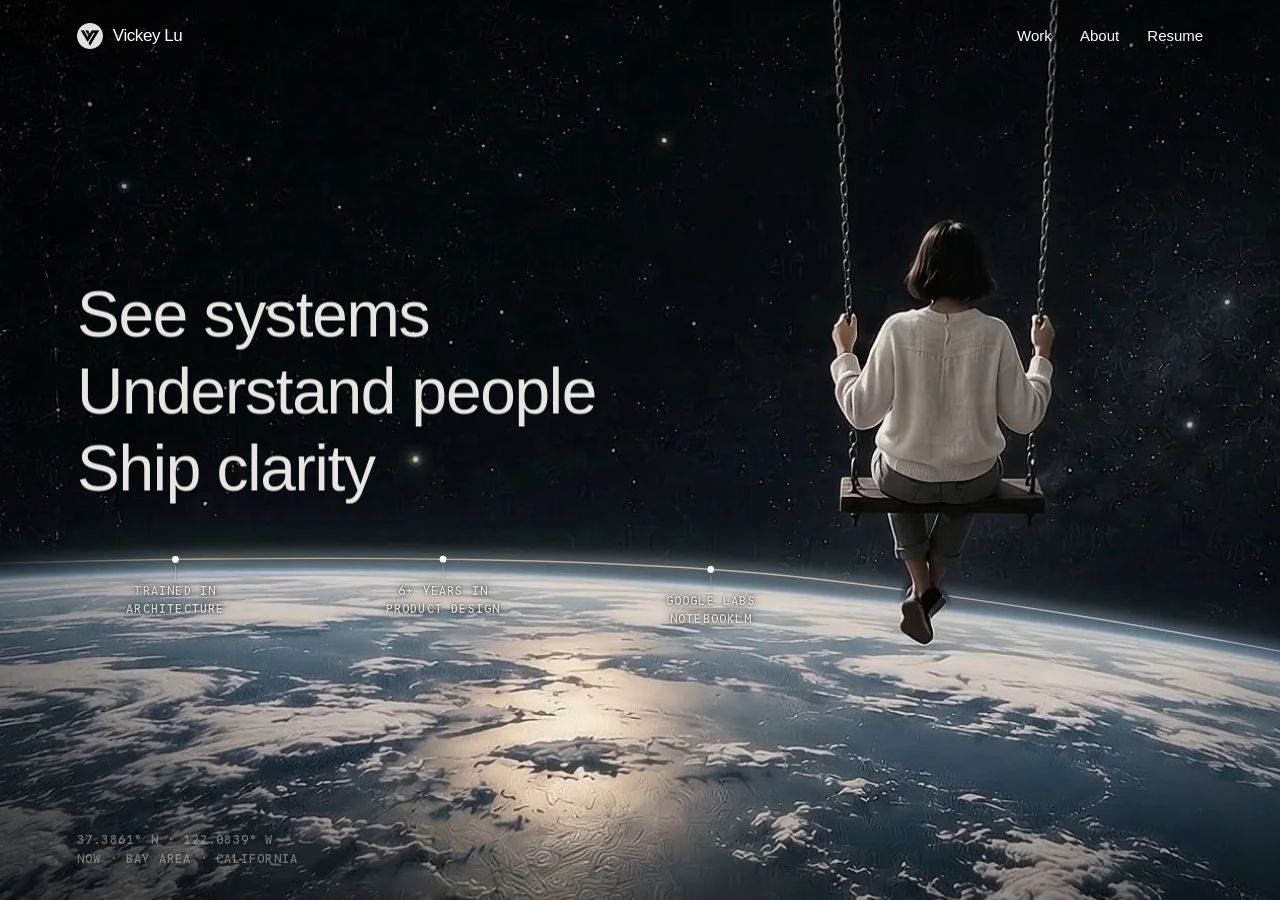
<file: hero-default-preview.html>
<!doctype html>
<html lang="en">
<head>
  <meta charset="UTF-8">
  <meta name="viewport" content="width=device-width, initial-scale=1.0">
  <title>Vickey Lu — Hero Static Preview</title>
  <style>
    html, body { margin: 0; width: 100%; height: 100%; overflow: hidden; background: #f6f5f1; }
    iframe { display: block; width: 100%; height: 100%; border: 0; }
  </style>
</head>
<body>
  <iframe src="./index.html#top" title="Vickey Lu Hero with proposed static background"></iframe>
  <script>
    const frame = document.querySelector('iframe');
    frame.addEventListener('load', () => {
      const doc = frame.contentDocument;
      const style = doc.createElement('style');
      style.textContent = `
        html, body { overflow: hidden !important; }
        .hero { height: 100vh !important; min-height: 0 !important; max-height: none !important; }
        .hero-atmosphere {
          background: #f6f5f1 url('./assets/hero-default-preview-v2.png') center center / cover no-repeat !important;
          filter: saturate(1.2) contrast(1.06);
        }
        .hero-atmosphere canvas { display: none !important; }
        .hero-cursor {
          opacity: 1 !important;
          transform: translate3d(calc(100vw - 360px), 315px, 0) !important;
        }
      `;
      doc.head.append(style);
      frame.contentWindow.scrollTo(0, 0);
    });
  </script>
</body>
</html>
</file>
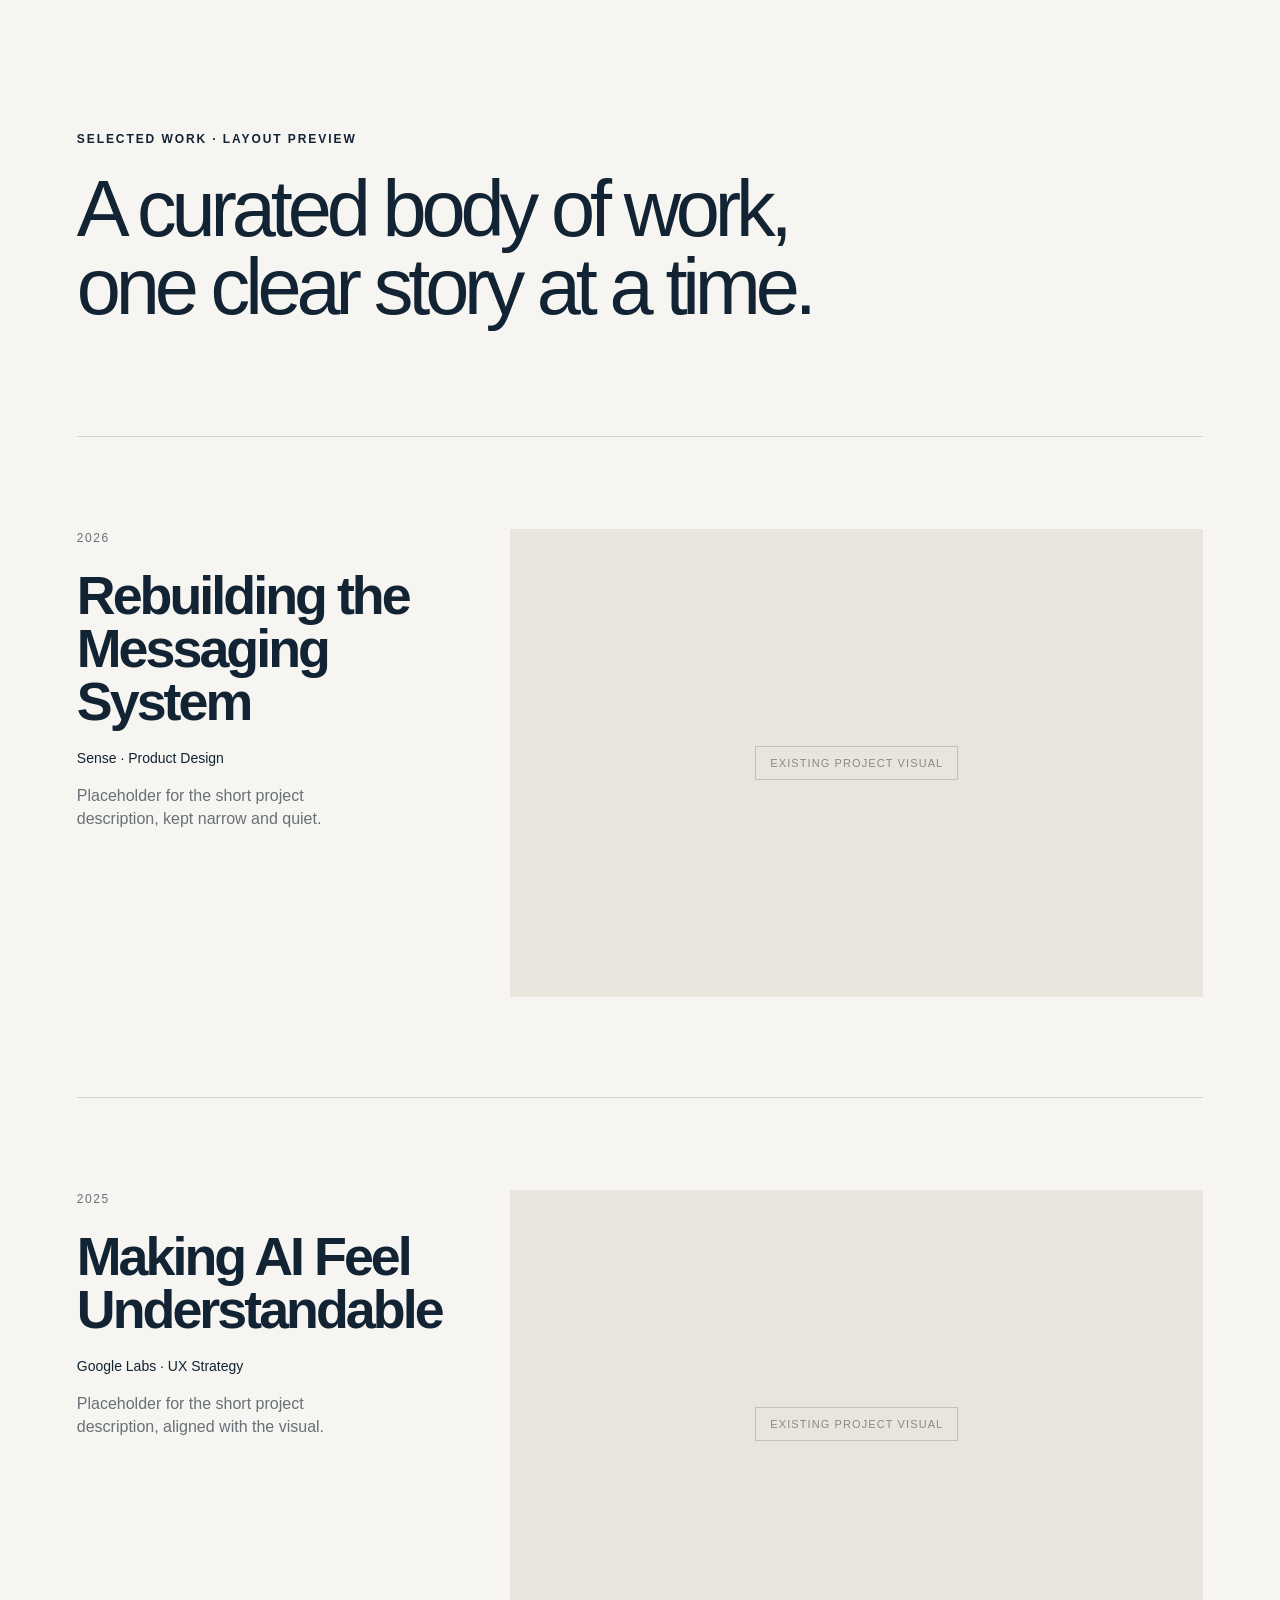
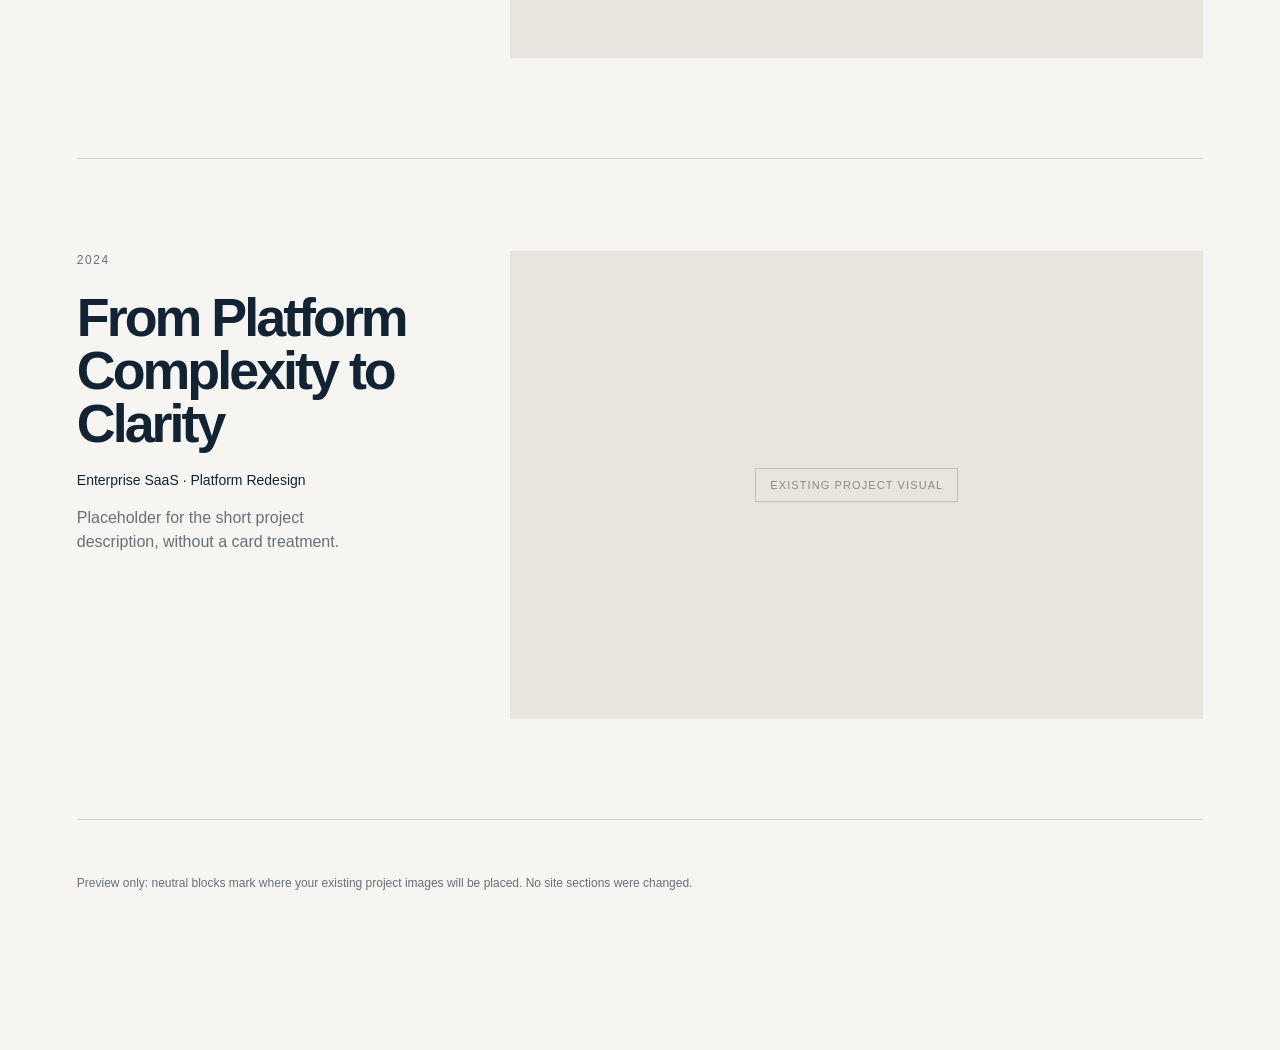
<file: selected-work-preview.html>
<!doctype html><meta charset="utf-8"><meta name="viewport" content="width=device-width,initial-scale=1"><title>Selected Work Preview</title>
<style>
:root{--p:#f6f5f1;--i:#122334;--m:#687078;--r:rgba(18,35,52,.16);--b:#e8e5dd}*{box-sizing:border-box}body{margin:0;background:var(--p);color:var(--i);font-family:Inter,Arial,sans-serif}.preview{max-width:1440px;margin:auto;padding:132px clamp(28px,6vw,86px) 160px}.eyebrow{font-size:12px;letter-spacing:.16em;font-weight:600;margin:0 0 24px}h1{max-width:760px;margin:0 0 110px;font-size:clamp(52px,6.2vw,92px);line-height:.98;letter-spacing:-.065em;font-weight:500}.list{border-top:1px solid var(--r)}.row{display:grid;grid-template-columns:minmax(250px,34fr) minmax(0,66fr);gap:clamp(42px,6vw,104px);padding:92px 0 100px;border-bottom:1px solid var(--r)}.meta{padding-top:2px}.year{margin:0 0 24px;color:var(--m);font-size:12px;letter-spacing:.13em}h2{max-width:360px;margin:0 0 22px;font-size:clamp(38px,4.2vw,66px);line-height:.99;letter-spacing:-.055em;font-weight:600;transition:transform 260ms cubic-bezier(.2,.7,.3,1)}.type{margin:0 0 18px;font-size:14px;font-weight:500}.desc{max-width:270px;margin:0;color:var(--m);font-size:16px;line-height:1.45}.visual{aspect-ratio:1.48/1;display:grid;place-items:center;background:var(--b);color:#8a8982;transition:transform 260ms cubic-bezier(.2,.7,.3,1)}.visual span{border:1px solid rgba(18,35,52,.18);padding:10px 14px;font-size:11px;letter-spacing:.1em;text-transform:uppercase}.row:hover .visual{transform:scale(1.012)}.row:hover h2{transform:translateX(5px)}.note{margin:56px 0 0;color:var(--m);font-size:12px}@media(max-width:760px){.preview{padding:90px 22px 100px}h1{margin-bottom:72px;font-size:56px}.row{display:block;padding:64px 0 72px}.meta{margin-bottom:34px}h2{max-width:300px;font-size:48px}.desc{max-width:300px}.visual{aspect-ratio:1.18/1}}
</style>
<main class="preview"><p class="eyebrow">SELECTED WORK · LAYOUT PREVIEW</p><h1>A curated body of work, one clear story at a time.</h1><section class="list"><article class="row"><div class="meta"><p class="year">2026</p><h2>Rebuilding the Messaging System</h2><p class="type">Sense · Product Design</p><p class="desc">Placeholder for the short project description, kept narrow and quiet.</p></div><div class="visual"><span>Existing project visual</span></div></article><article class="row"><div class="meta"><p class="year">2025</p><h2>Making AI Feel Understandable</h2><p class="type">Google Labs · UX Strategy</p><p class="desc">Placeholder for the short project description, aligned with the visual.</p></div><div class="visual"><span>Existing project visual</span></div></article><article class="row"><div class="meta"><p class="year">2024</p><h2>From Platform Complexity to Clarity</h2><p class="type">Enterprise SaaS · Platform Redesign</p><p class="desc">Placeholder for the short project description, without a card treatment.</p></div><div class="visual"><span>Existing project visual</span></div></article></section><p class="note">Preview only: neutral blocks mark where your existing project images will be placed. No site sections were changed.</p></main>
</file>
<file: 2026_Portfolio website/styles.css>
:root {
  --paper: #f6f5f1;
  --ink: #071d55;
  --drawing: #152129;
  --muted: #72777b;
  --soft: #dfd7ca;
  --highlight: #caff13;
}

* { box-sizing: border-box; }

html, body { overflow-x: clip; }

html { scroll-behavior: smooth; }
html [id] { scroll-margin-top: 72px; }

body {
  margin: 0;
  background: var(--paper);
  color: var(--ink);
  font-family: Inter, Arial, Helvetica, sans-serif;
  -webkit-font-smoothing: antialiased;
  -moz-osx-font-smoothing: grayscale;
  font-synthesis: none;
}

::selection { background: color-mix(in oklch, var(--highlight) 72%, white); color: var(--ink); }

.site-header {
  position: fixed;
  z-index: 10;
  top: 0;
  left: 0;
  width: 100%;
  height: 0;
  padding: 0;
  pointer-events: none;
}

.nav-shell {
  width: 100%;
  height: 72px;
  padding: 0 clamp(38px, 3.55vw, 58px);
  display: flex;
  align-items: center;
  justify-content: space-between;
  margin: 0 auto;
  pointer-events: auto;
  font-size: 14px;
  line-height: 1.2;
  font-weight: 400;
  transition: width 280ms cubic-bezier(.2,.7,.3,1), height 280ms cubic-bezier(.2,.7,.3,1), margin-top 280ms cubic-bezier(.2,.7,.3,1), padding 280ms cubic-bezier(.2,.7,.3,1), border-radius 280ms cubic-bezier(.2,.7,.3,1), background-color 220ms ease-out, border-color 220ms ease-out, box-shadow 220ms ease-out;
}

.site-header[data-scrolled] .nav-shell {
  width: min(680px, calc(100% - 32px));
  height: 56px;
  margin-top: 12px;
  padding: 0 18px;
  border: 1px solid rgba(18, 35, 52, .13);
  border-radius: 999px;
  background: rgba(246, 245, 241, .84);
  box-shadow: 0 10px 24px rgba(18, 35, 52, .08);
  backdrop-filter: blur(12px);
}

.site-header .brand {
  display: inline-flex;
  align-items: center;
  gap: 10px;
  min-height: 44px;
  color: inherit;
  text-decoration: none;
  font-size: 17px;
  letter-spacing: -0.025em;
  font-weight: 500;
  transition: opacity 160ms ease-out;
}

.site-header .brand-mark {
  width: 26px;
  height: 26px;
  flex: 0 0 26px;
  border-radius: 50%;
  display: grid;
  place-items: center;
  background: var(--ink);
  color: white;
  font-family: Georgia, serif;
  font-size: 17px;
  line-height: 1;
  font-weight: 400;
}

.site-header nav {
  display: flex;
  align-items: center;
  gap: clamp(24px, 2.2vw, 36px);
}

.site-header nav > span {
  position: relative;
  display: inline-flex;
  align-items: center;
  min-height: 44px;
  white-space: nowrap;
  opacity: .82;
  transition: opacity 160ms ease-out, transform 180ms cubic-bezier(.2, .7, .3, 1);
}

.site-header nav > span::after {
  content: "";
  position: absolute;
  right: 0;
  bottom: 9px;
  left: 0;
  height: 1px;
  background: currentColor;
  opacity: .5;
  transform: scaleX(0);
  transform-origin: left;
  transition: transform 180ms cubic-bezier(.2, .7, .3, 1);
}

.site-header .brand:focus-visible {
  outline: 1px solid currentColor;
  outline-offset: 4px;
}

.site-header .brand:active { opacity: .7; }

@media (hover: hover) and (pointer: fine) {
  .site-header .brand:hover { opacity: .75; }
  .site-header nav > span:hover { opacity: 1; transform: translateY(-1px); }
  .site-header nav > span:hover::after { transform: scaleX(1); }
}

.hero {
  position: relative;
  height: max(760px, 100svh);
  min-height: 850px;
  max-height: 980px;
  overflow: hidden;
}

.hero-copy {
  position: absolute;
  z-index: 2;
  left: clamp(38px, 3.55vw, 58px);
  top: clamp(176px, 20vh, 204px);
}

h1 {
  margin: 0;
  font-size: clamp(104px, 7.5vw, 120px);
  line-height: 1.1;
  letter-spacing: -0.068em;
  font-weight: 400;
  text-wrap: balance;
}

h1 > span { display: block; white-space: nowrap; }
h1 strong { font-weight: 800; }

.highlight {
  position: relative;
  z-index: 0;
  display: inline-block;
}

.highlight::before {
  content: "";
  position: absolute;
  z-index: -1;
  left: -0.08em;
  right: -0.08em;
  top: 16%;
  bottom: 5%;
  background: var(--highlight);
  clip-path: polygon(2% 7%, 98% 2%, 100% 87%, 91% 94%, 71% 91%, 51% 96%, 28% 92%, 3% 98%, 0 53%);
  transform: rotate(-0.6deg);
}

.credentials { margin-top: 26px; }
.short-rule { display: block; width: 76px; height: 4px; background: var(--ink); margin-bottom: 15px; }
.credentials p { margin: 0; max-width: 65ch; font-size: 17px; line-height: 1.7; font-weight: 500; text-wrap: pretty; }

.portrait {
  position: absolute;
  z-index: 1;
  width: min(1100px, 72vw);
  height: auto;
  right: -55px;
  bottom: -230px;
  pointer-events: none;
}

.speech {
  position: absolute;
  z-index: 3;
  top: 173px;
  right: clamp(360px, 28vw, 455px);
  width: 330px;
  padding: 20px 25px 22px;
  border: 2px solid var(--ink);
  border-radius: 52% 45% 48% 43% / 50% 45% 52% 46%;
  background: var(--paper);
  font-family: "Bradley Hand", "Comic Sans MS", cursive;
  font-size: 22px;
  line-height: 1.35;
  font-weight: 600;
  transform: rotate(-3deg);
}

.speech::before, .speech::after {
  content: "";
  position: absolute;
  right: 28px;
  bottom: -30px;
  width: 56px;
  height: 38px;
  border-right: 2px solid var(--ink);
  border-bottom: 2px solid var(--ink);
  border-radius: 0 0 100% 0;
  transform: skewX(28deg) rotate(8deg);
  background: var(--paper);
}

.speech::after { right: 47px; bottom: -16px; width: 38px; height: 22px; border-bottom: 0; transform: rotate(-13deg); }

.how {
  position: relative;
  min-height: 820px;
  padding: 70px clamp(45px, 5.3vw, 86px) 76px;
  color: var(--drawing);
  background: var(--paper);
}

.eyebrow { margin: 0 0 27px; text-align: center; font-size: 15px; letter-spacing: 0.28em; font-weight: 650; }
.how h2 { margin: 0 auto 60px; text-align: center; font-size: clamp(40px, 3.4vw, 55px); line-height: 1.15; letter-spacing: -0.05em; font-weight: 700; text-wrap: balance; }
.steps { display: grid; grid-template-columns: repeat(3, minmax(0, 1fr)); gap: clamp(48px, 6vw, 96px); max-width: 1500px; margin: 0 auto; }
.step { text-align: center; min-width: 0; }
.step-art { display: block; width: 100%; max-width: 400px; height: 285px; overflow: visible; margin: 0 auto 22px; }
.number { margin: 0 0 16px; color: var(--muted); font-size: 18px; }
.step h3 { margin: 0 0 13px; font-size: clamp(26px, 2.15vw, 35px); line-height: 1.15; letter-spacing: -0.045em; }
.description { max-width: 420px; margin: 0 auto; color: #6b7074; font-size: clamp(18px, 1.42vw, 23px); line-height: 1.5; text-wrap: pretty; }

.replay {
  display: block;
  min-height: 44px;
  margin: 38px auto 0;
  padding: 10px 17px;
  border: 1px solid #aaa397;
  border-radius: 999px;
  background: transparent;
  color: var(--drawing);
  font: 500 13px/1 Inter, Arial, sans-serif;
  cursor: pointer;
  touch-action: manipulation;
  user-select: none;
  transition: background-color 140ms ease-out, transform 140ms ease-out;
}
.replay:active { transform: scale(.96); }
.replay:focus-visible { background: #ebe6dd; outline-offset: 3px; }
@media (hover: hover) and (pointer: fine) {
  .replay:hover { background: #ebe6dd; }
}

.line { fill: none; stroke: var(--drawing); stroke-width: 2.6; stroke-linecap: round; stroke-linejoin: round; }
.node { fill: var(--paper); stroke: var(--drawing); stroke-width: 2.8; }
.blob { fill: var(--soft); }
.branch { fill: none; stroke: #b8ad9e; stroke-width: 2; stroke-dasharray: 6 7; stroke-linecap: round; }
.branch-nodes { fill: var(--paper); stroke: #b8ad9e; stroke-width: 2.5; }
.rejected { opacity: .5; }
.route { stroke-width: 3.2; }

@media (max-width: 1480px) {
  .hero { min-height: 820px; }
  .portrait { width: min(1040px, 72vw); bottom: -225px; right: -45px; }
  .speech { right: 330px; }
  .credentials p { font-size: 16px; }
  .step-art { height: 260px; }
}

@media (max-width: 1100px) {
  .site-header nav { gap: 24px; }
  h1 { font-size: clamp(68px, 9vw, 96px); }
  .portrait { opacity: .62; right: -150px; }
  .speech { right: 250px; transform: scale(.85) rotate(-3deg); }
  .hero-copy { z-index: 4; }
}

@media (max-width: 760px) {
  .nav-shell {
    height: 104px;
    padding: 8px 22px;
    flex-direction: column;
    align-items: flex-start;
    justify-content: flex-start;
    font-size: 13px;
  }
  .nav-shell nav {
    width: 100%;
    gap: 8px;
    justify-content: space-between;
  }
  .site-header[data-scrolled] .nav-shell {
    width: calc(100% - 24px);
    height: 94px;
    margin-top: 8px;
    padding: 7px 12px 9px;
    border-radius: 24px;
  }
  .hero { min-height: 820px; min-height: 100svh; height: 100svh; }
  .hero-copy { left: 22px; top: 140px; }
  h1 { max-width: calc(100vw - 44px); font-size: clamp(49px, 14vw, 76px); line-height: 1.08; }
  h1 > span { white-space: normal; }
  .credentials { margin-top: 28px; padding-right: 18px; }
  .credentials p { max-width: calc(100vw - 44px); font-size: 14px; line-height: 1.55; }
  .portrait { width: 600px; right: -250px; bottom: -150px; opacity: .45; }
  .speech { display: none; }
  .how { padding: 60px 22px; }
  .how h2 { font-size: 36px; margin-bottom: 42px; }
  .steps { grid-template-columns: 1fr; gap: 58px; }
  .step-art { max-width: 360px; height: auto; }
}

@media (prefers-reduced-motion: reduce) {
  html { scroll-behavior: auto; }
  .nav-shell {
    transition: none;
  }
  .site-header .brand,
  .site-header nav > span,
  .site-header nav > span::after { transition: none; }
  .site-header nav > span:hover { transform: none; }
}
</file>
<file: 2026_Portfolio website/selected-work.css>
.selected-work {
  --work-secondary: #657080;
  --work-ease: cubic-bezier(.32, .72, 0, 1);
  padding: 90px clamp(38px, 3.55vw, 58px) 120px;
}

.selected-work .work-heading { margin-bottom: 56px; }
.selected-work .work-eyebrow {
  margin: 0 0 20px;
  font-size: 11px;
  font-weight: 600;
  line-height: 14px;
  letter-spacing: .16em;
}
.selected-work h2 {
  margin: 0;
  font-size: 40px;
  line-height: 44px;
  font-weight: 500;
  letter-spacing: -.04em;
}
.selected-work .work-projects { display: grid; gap: 96px; min-width: 0; }
.selected-work .work-project { min-width: 0; scroll-margin-top: 120px; }
.selected-work .work-project-info { margin-bottom: 30px; }
.selected-work .work-number {
  display: block;
  margin: 0 0 10px;
  color: var(--work-secondary);
  font-size: 11px;
  font-weight: 400;
  line-height: 14px;
  letter-spacing: .06em;
  font-variant-numeric: tabular-nums;
}
.selected-work .work-title {
  display: block;
  max-width: 360px;
  margin: 0;
  font-size: 24px;
  font-weight: 500;
  line-height: 30px;
  letter-spacing: -.025em;
  overflow-wrap: break-word;
}
.selected-work .work-project-details { padding-top: 12px; }
.selected-work .work-company,
.selected-work .work-description {
  max-width: 32ch;
  margin: 0;
  font-size: 14px;
  line-height: 20px;
  font-weight: 400;
  color: var(--work-secondary);
}
.selected-work .work-description { margin-top: 10px; }
.selected-work .work-visual {
  width: 100%;
  aspect-ratio: 1.48;
  margin: 0;
  overflow: hidden;
  border-radius: 4px;
}
.selected-work .work-visual img,
.selected-work .work-visual video {
  display: block;
  width: 100%;
  height: 100%;
  object-fit: cover;
}
.selected-work .work-video { background: #e7e4dd; }
.selected-work .work-placeholder {
  display: grid;
  place-items: center;
  background: #e7e4dd;
  color: var(--work-secondary);
  text-align: center;
}
.selected-work .work-placeholder span { font-size: 11px; line-height: 16px; letter-spacing: .12em; }
.selected-work .work-placeholder p { margin: 9px 0 0; font-size: 13px; line-height: 20px; }
.selected-work .work-index { display: none; }

@media (min-width: 900px) and (min-height: 620px) {
  .selected-work[data-enhanced] .work-layout {
    display: grid;
    grid-template-columns: minmax(0, 34fr) minmax(0, 66fr);
    column-gap: 48px;
    align-items: start;
  }
  .selected-work[data-enhanced] .work-project-info { display: none; }
  .selected-work[data-enhanced] .work-index:not([hidden]) {
    display: block;
    position: sticky;
    top: clamp(100px, 14vh, 144px);
  }
  .selected-work .work-index-list { list-style: none; padding: 0; margin: 0; }
  .selected-work .work-index-item { position: relative; padding: 0 24px 24px; margin-bottom: 18px; }
  .selected-work .work-index-item:last-child { padding-bottom: 0; margin-bottom: 0; }
  .selected-work .work-index-item::before {
    content: "";
    position: absolute;
    top: 0;
    bottom: 24px;
    left: 0;
    width: 2px;
    background: var(--ink);
    opacity: 0;
    transform: scaleY(.7);
    transform-origin: top;
    transition: opacity 220ms var(--work-ease), transform 220ms var(--work-ease);
  }
  .selected-work .work-index-item:last-child::before { bottom: 0; }
  .selected-work .work-index-item.is-current::before { opacity: 1; transform: scaleY(1); }
  .selected-work .work-index-heading { margin: 0; }
  .selected-work .work-index-trigger {
    display: block;
    width: 100%;
    padding: 0;
    border: 0;
    background: transparent;
    color: var(--work-secondary);
    font: inherit;
    text-align: left;
    cursor: pointer;
    touch-action: manipulation;
    transition: color 150ms ease-out;
  }
  .selected-work .work-index-item.is-current .work-index-trigger { color: var(--ink); }
  .selected-work .work-index-trigger:focus-visible { outline: 2px solid var(--ink); outline-offset: 6px; border-radius: 2px; }
  .selected-work .work-index-details {
    display: grid;
    grid-template-rows: 0fr;
    opacity: 0;
    transition: grid-template-rows 260ms var(--work-ease), opacity 180ms ease-out;
  }
  .selected-work .work-index-details > div { min-height: 0; overflow: hidden; }
  .selected-work .work-index-item.is-current .work-index-details { grid-template-rows: 1fr; opacity: 1; }
  .selected-work[data-keyboard] .work-index * { transition: none; }
}

@media (hover: hover) and (pointer: fine) {
  .selected-work .work-index-trigger:hover { color: var(--ink); }
}

@media (max-width: 899px), (max-height: 619px) {
  .selected-work .work-project { scroll-margin-top: 124px; }
}

@media (max-width: 760px) {
  .selected-work { padding: 64px 22px 80px; }
  .selected-work .work-heading { margin-bottom: 48px; }
  .selected-work h2 { font-size: 36px; line-height: 40px; }
  .selected-work .work-projects { gap: 72px; }
  .selected-work .work-visual { aspect-ratio: 1.18; }
}

@media (prefers-reduced-motion: reduce) {
  .selected-work .work-index-trigger,
  .selected-work .work-index-details,
  .selected-work .work-index-item::before { transition: none; }
}
</file>
<file: 2026_Portfolio website/testimonial.css>
.testimonials {
  --testimonial-card-width: min(390px, calc(100vw - 44px));
  --testimonial-line: rgba(7, 29, 85, .14);
  --testimonial-muted: #697383;
  position: relative;
  padding: 112px 0 132px;
  color: var(--ink);
  background: var(--paper);
  overflow: clip;
}

.testimonial-heading {
  padding: 0 clamp(38px, 3.55vw, 58px);
}

.testimonial-heading h2,
.testimonial-heading p,
.testimonial-stage-meta p,
.testimonial-card blockquote,
.testimonial-person p {
  margin: 0;
}

.testimonial-heading h2 {
  font-size: clamp(36px, 2.8vw, 46px);
  font-weight: 600;
  line-height: 1.08;
  letter-spacing: -.045em;
}

.testimonial-heading > p {
  margin-top: 10px;
  font-size: clamp(17px, 1.32vw, 21px);
  font-weight: 400;
  line-height: 1.45;
  letter-spacing: -.012em;
}

.testimonial-stage {
  position: relative;
  margin-top: 98px;
}

.testimonial-stage-meta {
  display: flex;
  align-items: center;
  justify-content: space-between;
  gap: 20px;
  padding: 0 clamp(38px, 3.55vw, 58px) 15px;
  color: var(--testimonial-muted);
  font-size: 11px;
  font-weight: 500;
  line-height: 14px;
  letter-spacing: .04em;
}

.testimonial-count {
  font-variant-numeric: tabular-nums;
}

.testimonial-rail {
  position: relative;
  height: 438px;
  border-top: 1px solid var(--testimonial-line);
}

.testimonial-viewport {
  position: absolute;
  inset: 0;
  overflow: visible;
  touch-action: pan-y;
}

.testimonial-track {
  position: absolute;
  top: -5px;
  left: 50%;
  display: flex;
  align-items: flex-start;
  gap: clamp(30px, 3vw, 52px);
  width: max-content;
  transform: translate3d(-50%, 0, 0);
}

.testimonial-stage[data-enhanced] .testimonial-track {
  left: 0;
  transform: translate3d(var(--testimonial-track-x, 0), 0, 0);
}

.testimonial-hanger {
  position: relative;
  flex: 0 0 var(--testimonial-card-width);
  width: var(--testimonial-card-width);
  padding-top: 51px;
  opacity: .68;
  transition: opacity 320ms cubic-bezier(.2, .7, .3, 1);
}

.testimonial-hanger.is-current {
  opacity: 1;
}

.testimonial-thread {
  position: absolute;
  top: 4px;
  left: 50%;
  width: 1px;
  height: 51px;
  background: var(--testimonial-line);
}

.testimonial-pin {
  position: absolute;
  top: 0;
  left: calc(50% - 4px);
  width: 9px;
  height: 9px;
  border: 1px solid var(--testimonial-line);
  border-radius: 50%;
  background: var(--paper);
}

.testimonial-card {
  position: relative;
  min-height: 352px;
  display: flex;
  flex-direction: column;
  padding: 25px 27px 23px;
  border: 1px solid rgba(7, 29, 85, .12);
  background: #fffefa;
  transform: rotate(0deg) scale(1);
  transform-origin: 50% 0;
  backface-visibility: hidden;
}

.testimonial-eyelet {
  position: absolute;
  top: 9px;
  left: calc(50% - 4px);
  width: 8px;
  height: 8px;
  border: 1px solid var(--testimonial-line);
  border-radius: 50%;
  background: var(--paper);
}

.testimonial-card-meta {
  display: flex;
  align-items: center;
  color: var(--testimonial-muted);
  font-size: 11px;
  font-weight: 500;
  line-height: 14px;
  letter-spacing: .08em;
  font-variant-numeric: tabular-nums;
}

.testimonial-card blockquote {
  max-width: 28ch;
  margin: 62px 0 50px;
  font-size: clamp(21px, 1.72vw, 27px);
  font-weight: 500;
  line-height: 1.3;
  letter-spacing: -.028em;
  text-wrap: pretty;
}

.testimonial-person {
  display: grid;
  grid-template-columns: 48px minmax(0, 1fr);
  align-items: center;
  gap: 13px;
  margin-top: auto;
  padding-top: 17px;
  border-top: 1px solid var(--testimonial-line);
}

.testimonial-person img {
  display: block;
  width: 48px;
  height: 48px;
  border-radius: 50%;
  object-fit: cover;
  object-position: 50% 38%;
}

.testimonial-name {
  font-size: 14px;
  font-weight: 600;
  line-height: 18px;
  letter-spacing: -.012em;
}

.testimonial-role {
  margin-top: 3px !important;
  color: var(--testimonial-muted);
  font-size: 12px;
  font-weight: 400;
  line-height: 17px;
}

.testimonial-controls {
  display: flex;
  align-items: center;
  justify-content: center;
  gap: 18px;
  margin-top: 23px;
}

.testimonial-controls[hidden] {
  display: none;
}

.testimonial-controls > span {
  width: 44px;
  height: 1px;
  background: var(--testimonial-line);
}

.testimonial-controls button {
  width: 44px;
  height: 44px;
  display: grid;
  place-items: center;
  padding: 0;
  border: 0;
  border-radius: 50%;
  color: var(--ink);
  background: transparent;
  font: 400 20px/1 Inter, Arial, sans-serif;
  cursor: pointer;
  transition: opacity 160ms ease-out, transform 180ms cubic-bezier(.2, .7, .3, 1);
}

.testimonial-controls button:focus-visible {
  outline: 2px solid var(--ink);
  outline-offset: 2px;
}

.testimonial-controls button:active {
  transform: scale(.94);
}

@media (hover: hover) and (pointer: fine) {
  .testimonial-controls button:hover {
    opacity: .56;
    transform: translateX(var(--testimonial-arrow-shift, 0));
  }

  .testimonial-controls button:first-child { --testimonial-arrow-shift: -2px; }
  .testimonial-controls button:last-child { --testimonial-arrow-shift: 2px; }
}

@media (max-width: 760px) {
  .testimonials {
    --testimonial-card-width: min(360px, calc(100vw - 44px));
    padding: 76px 0 90px;
  }

  .testimonial-heading {
    padding: 0 22px;
  }

  .testimonial-heading h2 {
    font-size: 34px;
  }

  .testimonial-heading > p {
    max-width: 31ch;
    font-size: 16px;
  }

  .testimonial-stage {
    margin-top: 72px;
  }

  .testimonial-stage-meta {
    padding-right: 22px;
    padding-left: 22px;
  }

  .testimonial-rail {
    height: 424px;
  }

  .testimonial-hanger {
    padding-top: 45px;
  }

  .testimonial-thread {
    height: 45px;
  }

  .testimonial-card {
    min-height: 344px;
    padding: 23px 22px 21px;
  }

  .testimonial-card blockquote {
    margin: 55px 0 42px;
    font-size: 21px;
  }
}

@media (prefers-reduced-motion: reduce) {
  .testimonial-track,
  .testimonial-hanger,
  .testimonial-card,
  .testimonial-controls button {
    transition: none !important;
  }
}
</file>
<file: 2026_Portfolio website/hero-bubble.css>
.hero-cursor {
  --cursor-x: 0px;
  --cursor-y: 0px;
  --label-x: 40px;
  --label-y: 18px;
  position: absolute;
  z-index: 6;
  top: 0;
  left: 0;
  width: 32px;
  height: 32px;
  opacity: 0;
  pointer-events: none;
  transform: translate3d(var(--cursor-x), var(--cursor-y), 0);
  transition: opacity 140ms cubic-bezier(.16, 1, .3, 1);
}

.hero[data-cursor-open] .hero-cursor { opacity: 1; }

.hero-cursor-arrow {
  display: block;
  width: 28px;
  height: 28px;
  overflow: visible;
  transform: rotate(-13deg);
  transform-origin: 5px 5px;
  fill: var(--highlight);
  stroke: var(--ink);
  stroke-width: 1.8;
  stroke-linejoin: round;
}

.hero-cursor-label {
  position: absolute;
  top: 0;
  left: 0;
  display: flex;
  width: max-content;
  max-width: 310px;
  padding: 13px 16px 14px;
  flex-direction: column;
  gap: 1px;
  border-radius: 16px;
  background: var(--highlight);
  color: var(--ink);
  font-family: Inter, Arial, Helvetica, sans-serif;
  font-size: 17px;
  font-weight: 500;
  line-height: 1.3;
  letter-spacing: -.015em;
  white-space: nowrap;
  transform: translate3d(var(--label-x), var(--label-y), 0);
}

@media (max-width: 760px), (hover: none), (pointer: coarse) {
  .hero-cursor { display: none; }
}

@media (prefers-reduced-motion: reduce) {
  .hero-cursor { display: none; transition: none; }
}
</file>
